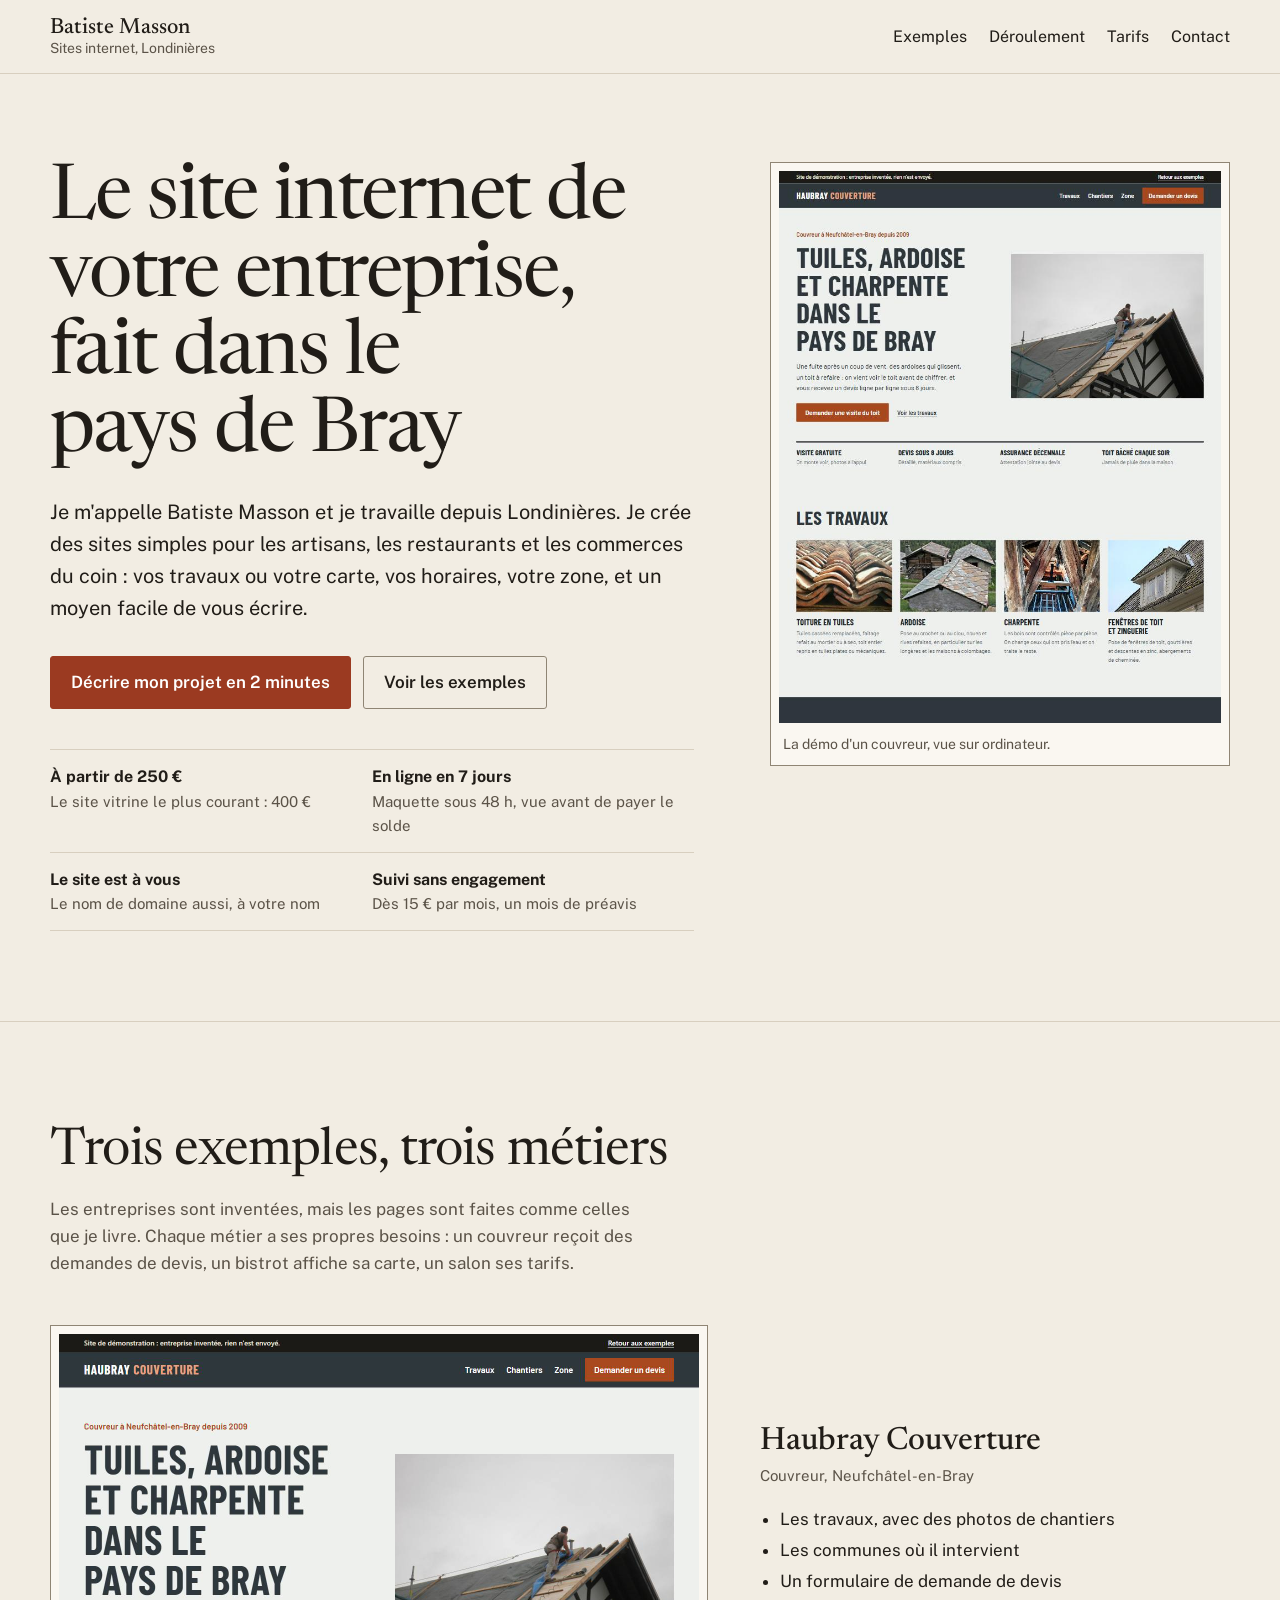
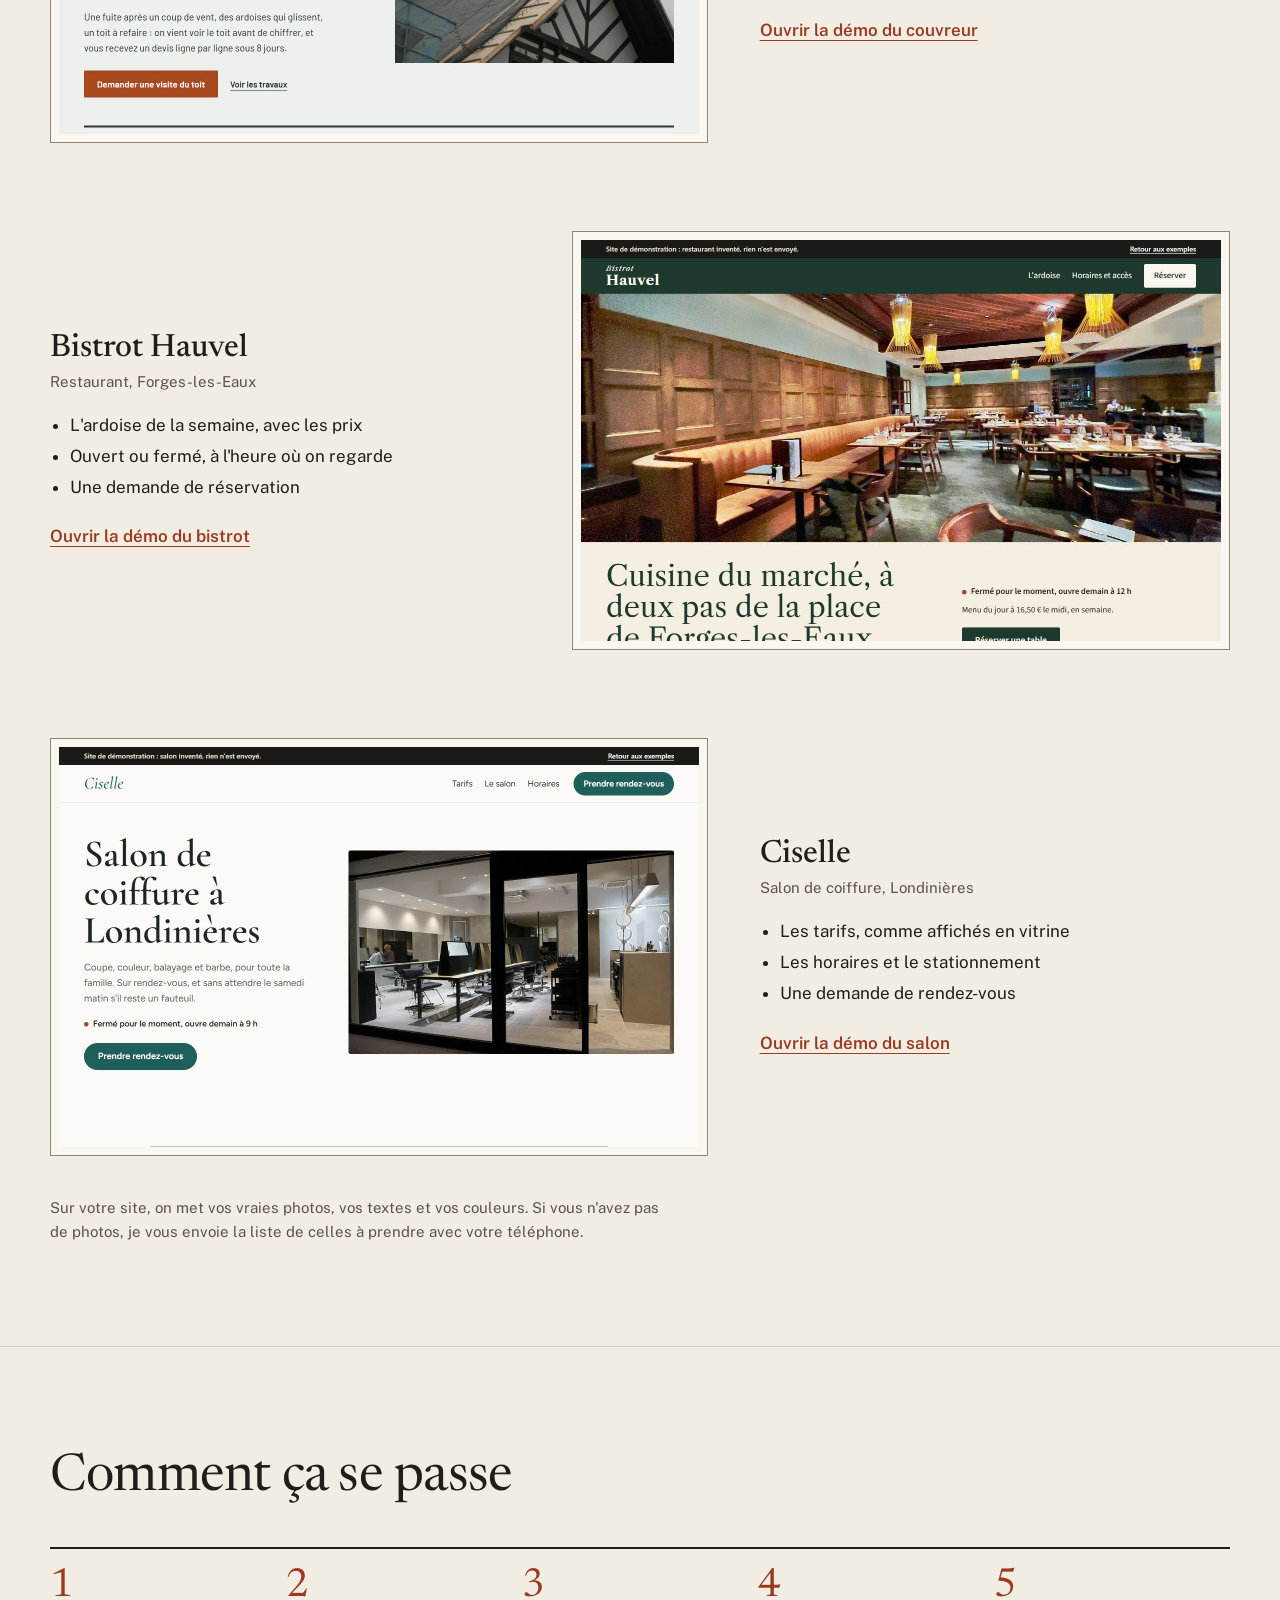
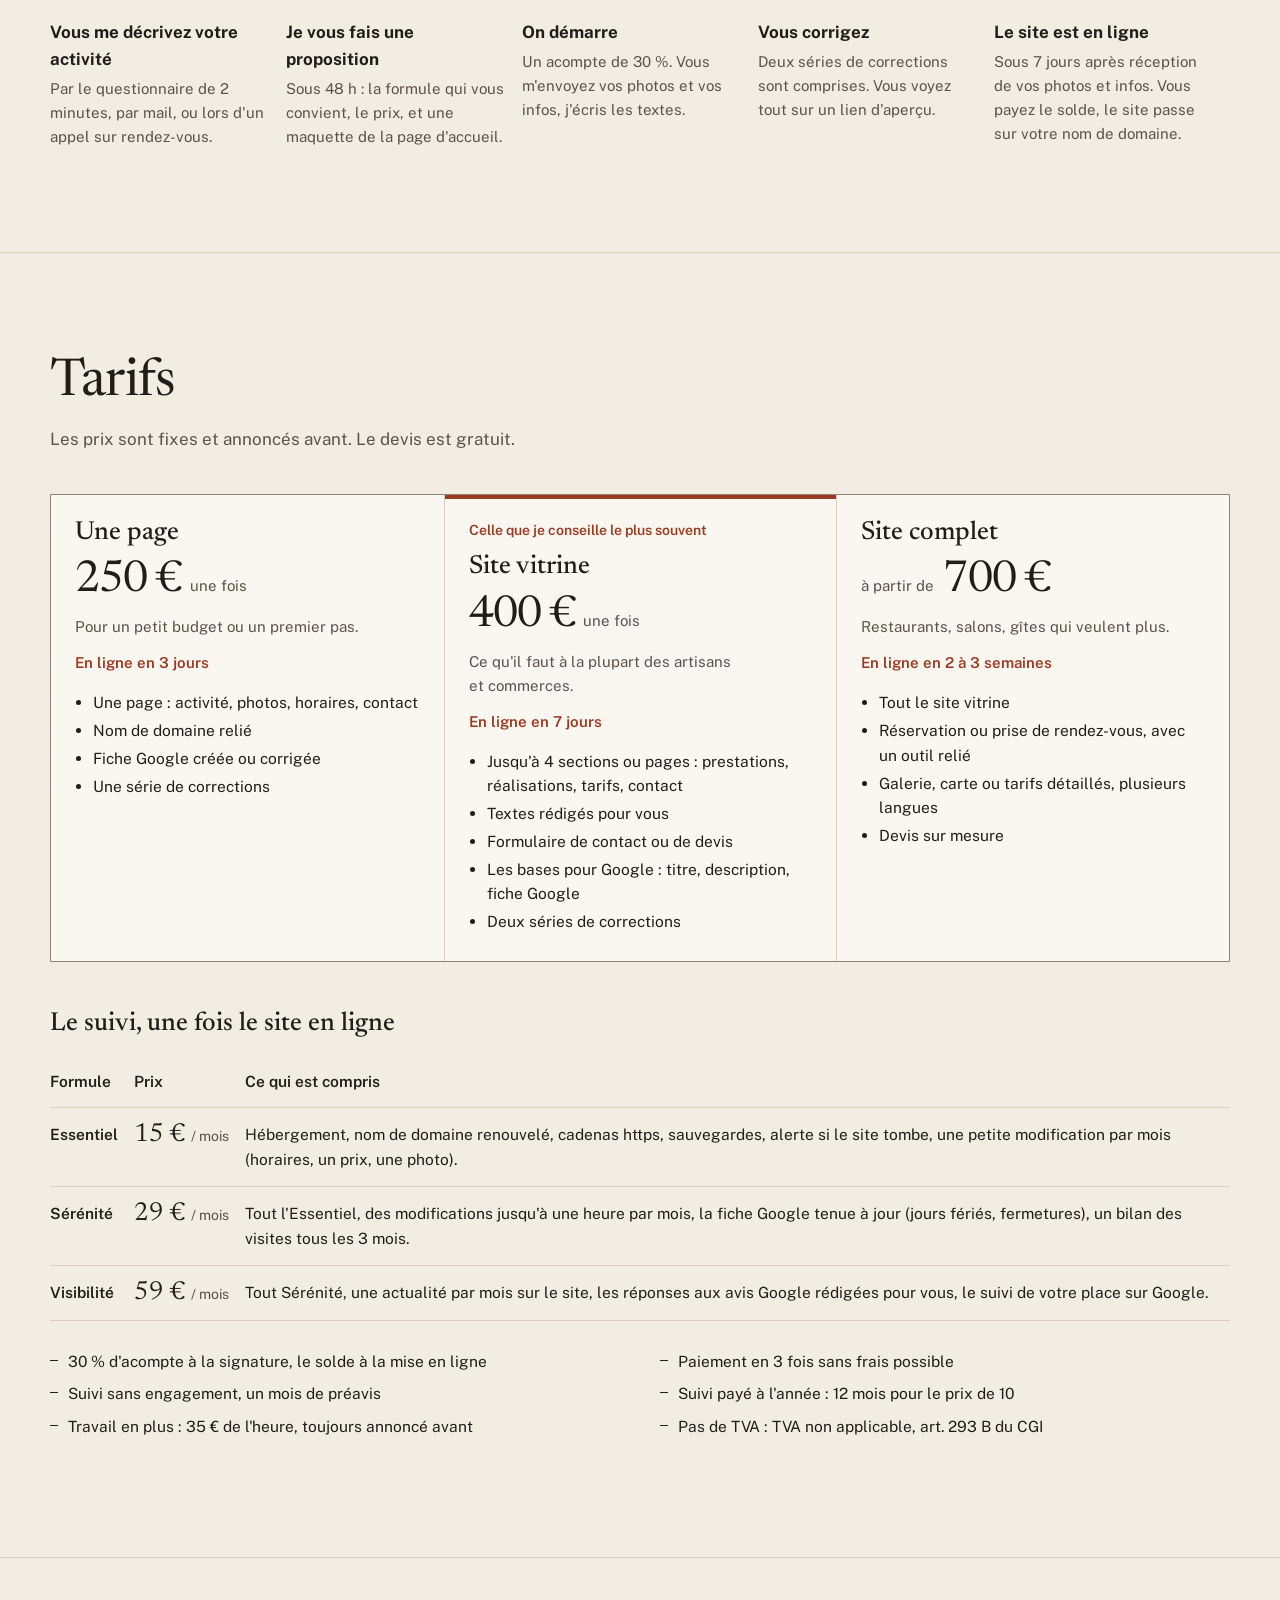
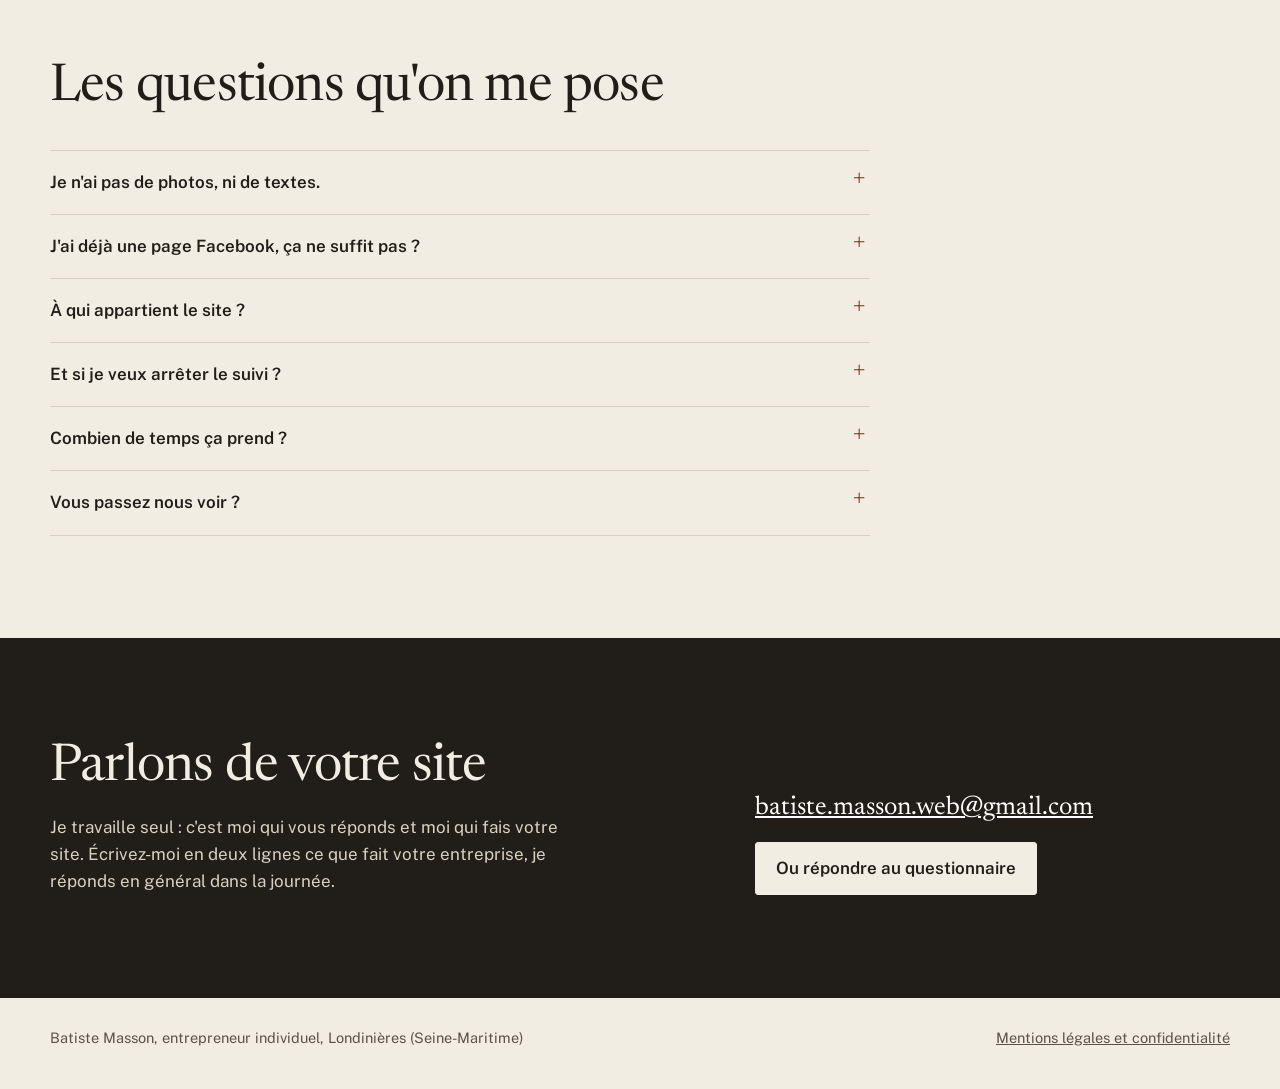
<file: index.html>
<!doctype html>
<html lang="fr">
<head>
<meta charset="utf-8">
<script src="commun/vers-cloudflare.js"></script>
<meta name="viewport" content="width=device-width, initial-scale=1, viewport-fit=cover">
<title>Batiste Masson, sites internet pour les artisans et commerces du pays de Bray</title>
<meta name="description" content="Création de sites vitrines pour artisans, restaurants et commerces autour de Londinières (76). Maquette avant le solde, site et nom de domaine à votre nom, suivi sans engagement.">
<meta property="og:type" content="website">
<meta property="og:title" content="Batiste Masson, sites internet pour le pays de Bray">
<meta property="og:description" content="Sites vitrines pour artisans et commerces autour de Londinières. En ligne en 7 jours, à partir de 250 €.">
<meta property="og:image" content="portfolio-img/couvreur-1280.jpg">
<link rel="icon" href="favicon.svg" type="image/svg+xml">
<meta name="theme-color" content="#f2ede3">
<link rel="preconnect" href="https://fonts.googleapis.com">
<link rel="preconnect" href="https://fonts.gstatic.com" crossorigin>
<link href="https://fonts.googleapis.com/css2?family=Newsreader:opsz,wght@6..72,400;6..72,500&family=Public+Sans:wght@400;600&display=swap" rel="stylesheet">
<link rel="stylesheet" href="commun/base.css">
<style>
:root {
  --fond: #f2ede3; --papier: #faf7f1; --encre: #211d18; --discret: #5b5348; --ligne: #d8cfbf; --ligne-forte: #8f8574;
  --accent: #9b3a21; --accent-encre: #fff; --focus: #9b3a21;
  --titre: "Newsreader", Georgia, serif; --texte: "Public Sans", system-ui, sans-serif;
}
.entete { border-bottom: 1px solid var(--ligne); }
.entete .page { display: flex; align-items: center; justify-content: space-between; gap: 16px; padding-block: 16px; }
.signature { text-decoration: none; display: grid; line-height: 1.2; }
.signature b { font: 500 22px/1.1 var(--titre); }
.signature span { font-size: 14px; color: var(--discret); }
.menu { display: flex; gap: 22px; font-size: 16px; }
.menu a { text-decoration: none; }
.menu a:hover { text-decoration: underline; text-underline-offset: 4px; }

.bouton { display: inline-flex; align-items: center; justify-content: center; gap: 8px; min-height: 48px; padding: 12px 20px; border-radius: 3px; background: var(--accent); color: var(--accent-encre); font-weight: 600; text-decoration: none; border: 1px solid var(--accent); }
.bouton:hover { background: #7f2f1a; }
.bouton--clair { background: transparent; color: var(--encre); border-color: var(--ligne-forte); }
.bouton--clair:hover { background: var(--papier); }
.actions { display: flex; flex-wrap: wrap; gap: 12px; }

/* Ouverture */
.ouverture { padding-block: clamp(40px, 7vw, 88px) clamp(48px, 7vw, 96px); }
.ouverture .page { display: grid; grid-template-columns: minmax(0, 7fr) minmax(0, 5fr); gap: clamp(32px, 6vw, 80px); align-items: start; }
.ouverture h1 { font-weight: 400; font-size: clamp(40px, 6.2vw, 76px); letter-spacing: -0.02em; line-height: 1.02; max-width: 13ch; }
.ouverture .chapeau { font-size: clamp(18px, 1.6vw, 20px); margin: 24px 0 32px; max-width: 54ch; }
.essentiel { margin: 40px 0 0; padding: 0; list-style: none; display: grid; grid-template-columns: repeat(2, minmax(0, 1fr)); border-top: 1px solid var(--ligne); }
.essentiel li { padding: 14px 16px 14px 0; border-bottom: 1px solid var(--ligne); font-size: 15px; color: var(--discret); }
.essentiel b { display: block; color: var(--encre); font-size: 16px; }
.ecran { border: 1px solid var(--ligne-forte); background: var(--papier); padding: 8px; }
.ecran img { width: 100%; }
.ecran figcaption { font-size: 14px; color: var(--discret); padding: 10px 4px 2px; }

/* Sections */
.section { padding-block: clamp(56px, 8vw, 104px); border-top: 1px solid var(--ligne); }
.section > .page > h2 { font-weight: 400; font-size: clamp(32px, 4.4vw, 52px); letter-spacing: -0.015em; }
.intro { margin-top: 14px; max-width: 60ch; color: var(--discret); }

/* Exemples */
.exemples { margin-top: 48px; display: grid; gap: clamp(48px, 7vw, 88px); }
.exemple { display: grid; grid-template-columns: minmax(0, 7fr) minmax(0, 5fr); gap: clamp(24px, 4vw, 56px); align-items: center; }
.exemple:nth-child(even) { grid-template-columns: minmax(0, 5fr) minmax(0, 7fr); }
.exemple:nth-child(even) .ecran { order: 2; }
.exemple h3 { font-weight: 500; font-size: clamp(26px, 2.6vw, 32px); }
.exemple .metier { font-size: 15px; color: var(--discret); margin-top: 4px; }
.exemple ul { margin: 18px 0 22px; padding-left: 20px; }
.exemple li { margin: 4px 0; }
.lien-fort { font-weight: 600; color: var(--accent); text-underline-offset: 4px; }
.note { margin-top: 40px; font-size: 15px; color: var(--discret); max-width: 70ch; }

/* Déroulement */
.etapes { margin: 40px 0 0; padding: 0; list-style: none; counter-reset: e; display: grid; grid-template-columns: repeat(5, minmax(0, 1fr)); gap: 0; border-top: 2px solid var(--encre); }
.etapes li { counter-increment: e; padding: 18px 18px 0 0; }
.etapes li::before { content: counter(e); display: block; font: 400 40px/1 var(--titre); color: var(--accent); margin-bottom: 12px; }
.etapes b { display: block; margin-bottom: 4px; }
.etapes p { font-size: 15px; color: var(--discret); }

/* Tarifs */
.formules { margin-top: 40px; display: grid; grid-template-columns: repeat(3, minmax(0, 1fr)); border: 1px solid var(--ligne-forte); background: var(--papier); }
.formule { padding: 24px; display: grid; gap: 12px; align-content: start; }
.formule + .formule { border-left: 1px solid var(--ligne); }
.formule--conseil { box-shadow: inset 0 4px 0 var(--accent); }
.formule h3 { font-weight: 500; font-size: 26px; }
.formule .conseil { font-size: 14px; font-weight: 600; color: var(--accent); }
.prix { font: 400 44px/1 var(--titre); letter-spacing: -0.02em; font-variant-numeric: tabular-nums; }
.prix small { font: 400 15px var(--texte); color: var(--discret); letter-spacing: 0; }
.formule .pour { font-size: 15px; color: var(--discret); }
.formule .delai { font-size: 15px; font-weight: 600; color: var(--accent); }
.formule ul { margin: 0; padding-left: 18px; font-size: 15.5px; }
.formule li { margin: 3px 0; }
.suivi { margin-top: 48px; }
.suivi h3 { font-weight: 500; font-size: 26px; }
.suivi table { width: 100%; border-collapse: collapse; margin-top: 16px; font-size: 15.5px; }
.suivi th, .suivi td { text-align: left; vertical-align: top; padding: 14px 16px 14px 0; border-bottom: 1px solid var(--ligne); }
.suivi th { font-weight: 600; white-space: nowrap; }
.suivi td.montant { font: 400 26px/1 var(--titre); white-space: nowrap; font-variant-numeric: tabular-nums; }
.suivi td.montant small { font: 400 14px var(--texte); color: var(--discret); }
.conditions { margin-top: 28px; display: grid; grid-template-columns: repeat(2, minmax(0, 1fr)); gap: 8px 40px; padding: 0; list-style: none; font-size: 15.5px; }
.conditions li { padding-left: 18px; position: relative; }
.conditions li::before { content: ""; position: absolute; left: 0; top: .7em; width: 8px; height: 1px; background: var(--encre); }

/* Questions */
.questions { margin-top: 32px; max-width: 820px; border-top: 1px solid var(--ligne); }
.questions details { border-bottom: 1px solid var(--ligne); }
.questions summary { cursor: pointer; padding: 18px 40px 18px 0; font-weight: 600; list-style: none; position: relative; }
.questions summary::-webkit-details-marker { display: none; }
.questions summary::after { content: "+"; position: absolute; right: 4px; top: 12px; font: 400 28px/1 var(--titre); color: var(--accent); }
.questions details[open] summary::after { content: "–"; }
.questions details p { padding: 0 0 20px; max-width: 64ch; color: var(--discret); }

/* Contact */
.contact { background: var(--encre); color: var(--fond); border-top: 0; }
.contact .page { display: grid; grid-template-columns: minmax(0, 7fr) minmax(0, 5fr); gap: 40px; align-items: end; }
.contact h2 { color: var(--fond); font-weight: 400; font-size: clamp(32px, 4.4vw, 52px); letter-spacing: -0.015em; }
.contact p { color: #d9d1c2; max-width: 52ch; margin-top: 16px; }
.contact .mail { font: 400 clamp(20px, 2.2vw, 26px)/1.3 var(--titre); color: #fff; word-break: break-word; }
.contact .bouton { background: var(--fond); color: var(--encre); border-color: var(--fond); }
.contact .bouton:hover { background: #fff; }
.contact :focus-visible { outline-color: #fff; }

.pied { padding-block: 28px 40px; font-size: 14.5px; color: var(--discret); }
.pied .page { display: flex; flex-wrap: wrap; gap: 8px 24px; justify-content: space-between; }

@media (max-width: 900px) {
  .ouverture .page, .exemple, .exemple:nth-child(even), .contact .page { grid-template-columns: minmax(0, 1fr); }
  .exemple:nth-child(even) .ecran { order: 0; }
  .etapes { grid-template-columns: minmax(0, 1fr); border-top: 0; }
  .etapes li { display: grid; grid-template-columns: 44px minmax(0, 1fr); padding: 16px 0; border-top: 1px solid var(--ligne); }
  .etapes li::before { font-size: 30px; margin: 0; grid-row: span 2; }
  .formules { grid-template-columns: minmax(0, 1fr); }
  .formule + .formule { border-left: 0; border-top: 1px solid var(--ligne); }
  .conditions { grid-template-columns: minmax(0, 1fr); }
}
@media (max-width: 640px) {
  .menu { display: none; }
  .essentiel { grid-template-columns: minmax(0, 1fr); }
  .suivi table, .suivi tbody, .suivi tr, .suivi th, .suivi td { display: block; }
  .suivi thead { display: none; }
  .suivi tr { padding: 14px 0; border-bottom: 1px solid var(--ligne); }
  .suivi th, .suivi td { padding: 2px 0; border: 0; }
  .actions .bouton { flex: 1 1 100%; }
}
</style>
<script src="commun/mesure.js" defer></script>
</head>
<body>
<a class="saut" href="#contenu">Aller au contenu</a>

<header class="entete">
  <div class="page">
    <a class="signature" href="./"><b>Batiste Masson</b><span>Sites internet, Londinières</span></a>
    <nav class="menu" aria-label="Principal">
      <a href="#exemples">Exemples</a>
      <a href="#deroulement">Déroulement</a>
      <a href="#tarifs">Tarifs</a>
      <a href="#contact">Contact</a>
    </nav>
  </div>
</header>

<main id="contenu">
  <section class="ouverture" aria-labelledby="titre">
    <div class="page">
      <div>
        <h1 id="titre">Le site internet de votre entreprise, fait dans le pays de Bray</h1>
        <p class="chapeau">Je m'appelle Batiste Masson et je travaille depuis Londinières. Je crée des sites simples pour les artisans, les restaurants et les commerces du coin : vos travaux ou votre carte, vos horaires, votre zone, et un moyen facile de vous écrire.</p>
        <div class="actions">
          <a class="bouton" href="questionnaire/" data-suivi="questionnaire">Décrire mon projet en 2 minutes</a>
          <a class="bouton bouton--clair" href="#exemples">Voir les exemples</a>
        </div>
        <ul class="essentiel">
          <li><b>À partir de 250 €</b>Le site vitrine le plus courant : 400 €</li>
          <li><b>En ligne en 7 jours</b>Maquette sous 48 h, vue avant de payer le solde</li>
          <li><b>Le site est à vous</b>Le nom de domaine aussi, à votre nom</li>
          <li><b>Suivi sans engagement</b>Dès 15 € par mois, un mois de préavis</li>
        </ul>
      </div>
      <figure class="ecran">
        <img src="portfolio-img/couvreur-tall-800.jpg" srcset="portfolio-img/couvreur-tall-800.jpg 800w, portfolio-img/couvreur-tall-1280.jpg 1280w" sizes="(max-width: 900px) 100vw, 40vw" width="800" height="1000" alt="Haut de la page d'accueil de la démo Haubray Couverture : titre, photo d'un toit et bouton de demande de devis" fetchpriority="high">
        <figcaption>La démo d'un couvreur, vue sur ordinateur.</figcaption>
      </figure>
    </div>
  </section>

  <section class="section" id="exemples" aria-labelledby="exemples-titre">
    <div class="page">
      <h2 id="exemples-titre">Trois exemples, trois métiers</h2>
      <p class="intro">Les entreprises sont inventées, mais les pages sont faites comme celles que je livre. Chaque métier a ses propres besoins : un couvreur reçoit des demandes de devis, un bistrot affiche sa carte, un salon ses tarifs.</p>
      <div class="exemples">
        <article class="exemple">
          <a class="ecran" href="couvreur/" tabindex="-1" aria-hidden="true"><img src="portfolio-img/couvreur-640.jpg" srcset="portfolio-img/couvreur-640.jpg 640w, portfolio-img/couvreur-1280.jpg 1280w" sizes="(max-width: 900px) 100vw, 55vw" width="640" height="400" alt="" loading="lazy"></a>
          <div>
            <h3>Haubray Couverture</h3>
            <p class="metier">Couvreur, Neufchâtel-en-Bray</p>
            <ul>
              <li>Les travaux, avec des photos de chantiers</li>
              <li>Les communes où il intervient</li>
              <li>Un formulaire de demande de devis</li>
            </ul>
            <a class="lien-fort" href="couvreur/" data-suivi="demo-couvreur">Ouvrir la démo du couvreur</a>
          </div>
        </article>
        <article class="exemple">
          <a class="ecran" href="restaurant/" tabindex="-1" aria-hidden="true"><img src="portfolio-img/restaurant-640.jpg" srcset="portfolio-img/restaurant-640.jpg 640w, portfolio-img/restaurant-1280.jpg 1280w" sizes="(max-width: 900px) 100vw, 55vw" width="640" height="400" alt="" loading="lazy"></a>
          <div>
            <h3>Bistrot Hauvel</h3>
            <p class="metier">Restaurant, Forges-les-Eaux</p>
            <ul>
              <li>L'ardoise de la semaine, avec les prix</li>
              <li>Ouvert ou fermé, à l'heure où on regarde</li>
              <li>Une demande de réservation</li>
            </ul>
            <a class="lien-fort" href="restaurant/" data-suivi="demo-restaurant">Ouvrir la démo du bistrot</a>
          </div>
        </article>
        <article class="exemple">
          <a class="ecran" href="coiffeur/" tabindex="-1" aria-hidden="true"><img src="portfolio-img/coiffeur-640.jpg" srcset="portfolio-img/coiffeur-640.jpg 640w, portfolio-img/coiffeur-1280.jpg 1280w" sizes="(max-width: 900px) 100vw, 55vw" width="640" height="400" alt="" loading="lazy"></a>
          <div>
            <h3>Ciselle</h3>
            <p class="metier">Salon de coiffure, Londinières</p>
            <ul>
              <li>Les tarifs, comme affichés en vitrine</li>
              <li>Les horaires et le stationnement</li>
              <li>Une demande de rendez-vous</li>
            </ul>
            <a class="lien-fort" href="coiffeur/" data-suivi="demo-coiffeur">Ouvrir la démo du salon</a>
          </div>
        </article>
      </div>
      <p class="note">Sur votre site, on met vos vraies photos, vos textes et vos couleurs. Si vous n'avez pas de photos, je vous envoie la liste de celles à prendre avec votre téléphone.</p>
    </div>
  </section>

  <section class="section" id="deroulement" aria-labelledby="deroulement-titre">
    <div class="page">
      <h2 id="deroulement-titre">Comment ça se passe</h2>
      <ol class="etapes">
        <li><b>Vous me décrivez votre activité</b><p>Par le questionnaire de 2 minutes, par mail, ou lors d'un appel sur rendez-vous.</p></li>
        <li><b>Je vous fais une proposition</b><p>Sous 48 h : la formule qui vous convient, le prix, et une maquette de la page d'accueil.</p></li>
        <li><b>On démarre</b><p>Un acompte de 30 %. Vous m'envoyez vos photos et vos infos, j'écris les textes.</p></li>
        <li><b>Vous corrigez</b><p>Deux séries de corrections sont comprises. Vous voyez tout sur un lien d'aperçu.</p></li>
        <li><b>Le site est en ligne</b><p>Sous 7 jours après réception de vos photos et infos. Vous payez le solde, le site passe sur votre nom de domaine.</p></li>
      </ol>
    </div>
  </section>

  <section class="section" id="tarifs" aria-labelledby="tarifs-titre">
    <div class="page">
      <h2 id="tarifs-titre">Tarifs</h2>
      <p class="intro">Les prix sont fixes et annoncés avant. Le devis est gratuit.</p>
      <div class="formules">
        <article class="formule">
          <h3>Une page</h3>
          <p class="prix">250 € <small>une fois</small></p>
          <p class="pour">Pour un petit budget ou un premier pas.</p>
          <p class="delai">En ligne en 3 jours</p>
          <ul>
            <li>Une page : activité, photos, horaires, contact</li>
            <li>Nom de domaine relié</li>
            <li>Fiche Google créée ou corrigée</li>
            <li>Une série de corrections</li>
          </ul>
        </article>
        <article class="formule formule--conseil">
          <p class="conseil">Celle que je conseille le plus souvent</p>
          <h3>Site vitrine</h3>
          <p class="prix">400 € <small>une fois</small></p>
          <p class="pour">Ce qu'il faut à la plupart des artisans et commerces.</p>
          <p class="delai">En ligne en 7 jours</p>
          <ul>
            <li>Jusqu'à 4 sections ou pages : prestations, réalisations, tarifs, contact</li>
            <li>Textes rédigés pour vous</li>
            <li>Formulaire de contact ou de devis</li>
            <li>Les bases pour Google : titre, description, fiche Google</li>
            <li>Deux séries de corrections</li>
          </ul>
        </article>
        <article class="formule">
          <h3>Site complet</h3>
          <p class="prix"><small>à partir de</small> 700 €</p>
          <p class="pour">Restaurants, salons, gîtes qui veulent plus.</p>
          <p class="delai">En ligne en 2 à 3 semaines</p>
          <ul>
            <li>Tout le site vitrine</li>
            <li>Réservation ou prise de rendez-vous, avec un outil relié</li>
            <li>Galerie, carte ou tarifs détaillés, plusieurs langues</li>
            <li>Devis sur mesure</li>
          </ul>
        </article>
      </div>

      <div class="suivi">
        <h3>Le suivi, une fois le site en ligne</h3>
        <table>
          <thead><tr><th scope="col">Formule</th><th scope="col">Prix</th><th scope="col">Ce qui est compris</th></tr></thead>
          <tbody>
            <tr><th scope="row">Essentiel</th><td class="montant">15 € <small>/ mois</small></td><td>Hébergement, nom de domaine renouvelé, cadenas https, sauvegardes, alerte si le site tombe, une petite modification par mois (horaires, un prix, une photo).</td></tr>
            <tr><th scope="row">Sérénité</th><td class="montant">29 € <small>/ mois</small></td><td>Tout l'Essentiel, des modifications jusqu'à une heure par mois, la fiche Google tenue à jour (jours fériés, fermetures), un bilan des visites tous les 3 mois.</td></tr>
            <tr><th scope="row">Visibilité</th><td class="montant">59 € <small>/ mois</small></td><td>Tout Sérénité, une actualité par mois sur le site, les réponses aux avis Google rédigées pour vous, le suivi de votre place sur Google.</td></tr>
          </tbody>
        </table>
      </div>

      <ul class="conditions">
        <li>30 % d'acompte à la signature, le solde à la mise en ligne</li>
        <li>Paiement en 3 fois sans frais possible</li>
        <li>Suivi sans engagement, un mois de préavis</li>
        <li>Suivi payé à l'année : 12 mois pour le prix de 10</li>
        <li>Travail en plus : 35 € de l'heure, toujours annoncé avant</li>
        <li>Pas de TVA : TVA non applicable, art. 293 B du CGI</li>
      </ul>
    </div>
  </section>

  <section class="section" id="questions" aria-labelledby="questions-titre">
    <div class="page">
      <h2 id="questions-titre">Les questions qu'on me pose</h2>
      <div class="questions">
        <details><summary>Je n'ai pas de photos, ni de textes.</summary><p>C'est le cas le plus courant. J'écris les textes à partir de ce que vous me racontez, vous corrigez les faits. Pour les photos, je vous envoie une liste de huit photos à prendre avec votre téléphone ; en attendant, je mets des photos libres de droits du même genre.</p></details>
        <details><summary>J'ai déjà une page Facebook, ça ne suffit pas ?</summary><p>Facebook est très bien pour vos habitués, et on met le lien sur le site. Le site sert aux gens qui ne vous connaissent pas encore et qui cherchent votre métier et votre commune sur Google.</p></details>
        <details><summary>À qui appartient le site ?</summary><p>À vous. Le nom de domaine est enregistré à votre nom. Si un jour vous voulez changer de prestataire, je vous remets les fichiers et le code de transfert du domaine, sans frais.</p></details>
        <details><summary>Et si je veux arrêter le suivi ?</summary><p>Vous prévenez un mois avant, c'est tout. Il n'y a pas de durée minimum.</p></details>
        <details><summary>Combien de temps ça prend ?</summary><p>La maquette de votre page d'accueil arrive sous 48 h. Ensuite, comptez 3 jours pour la formule Une page, 7 jours pour un site vitrine, 2 à 3 semaines pour un site complet. Ces délais partent du jour où j'ai vos photos et vos infos : si elles manquent, je vous dis tout de suite lesquelles.</p></details>
        <details><summary>Vous passez nous voir ?</summary><p>Je travaille à distance, c'est ce qui me permet de garder ces prix. On peut s'appeler, sur rendez-vous, et pour une entreprise proche de Londinières un passage reste possible.</p></details>
      </div>
    </div>
  </section>

  <section class="section contact" id="contact" aria-labelledby="contact-titre">
    <div class="page">
      <div>
        <h2 id="contact-titre">Parlons de votre site</h2>
        <p>Je travaille seul : c'est moi qui vous réponds et moi qui fais votre site. Écrivez-moi en deux lignes ce que fait votre entreprise, je réponds en général dans la journée.</p>
      </div>
      <div>
        <p><a class="mail" href="mailto:batiste.masson.web@gmail.com?subject=Mon%20projet%20de%20site" data-suivi="mail">batiste.masson.web@gmail.com</a></p>
        <p><a class="bouton" href="questionnaire/" data-suivi="questionnaire">Ou répondre au questionnaire</a></p>
      </div>
    </div>
  </section>
</main>

<footer class="pied">
  <div class="page">
    <span>Batiste Masson, entrepreneur individuel, Londinières (Seine-Maritime)</span>
    <a href="mentions-legales/">Mentions légales et confidentialité</a>
  </div>
</footer>
</body>
</html>
</file>
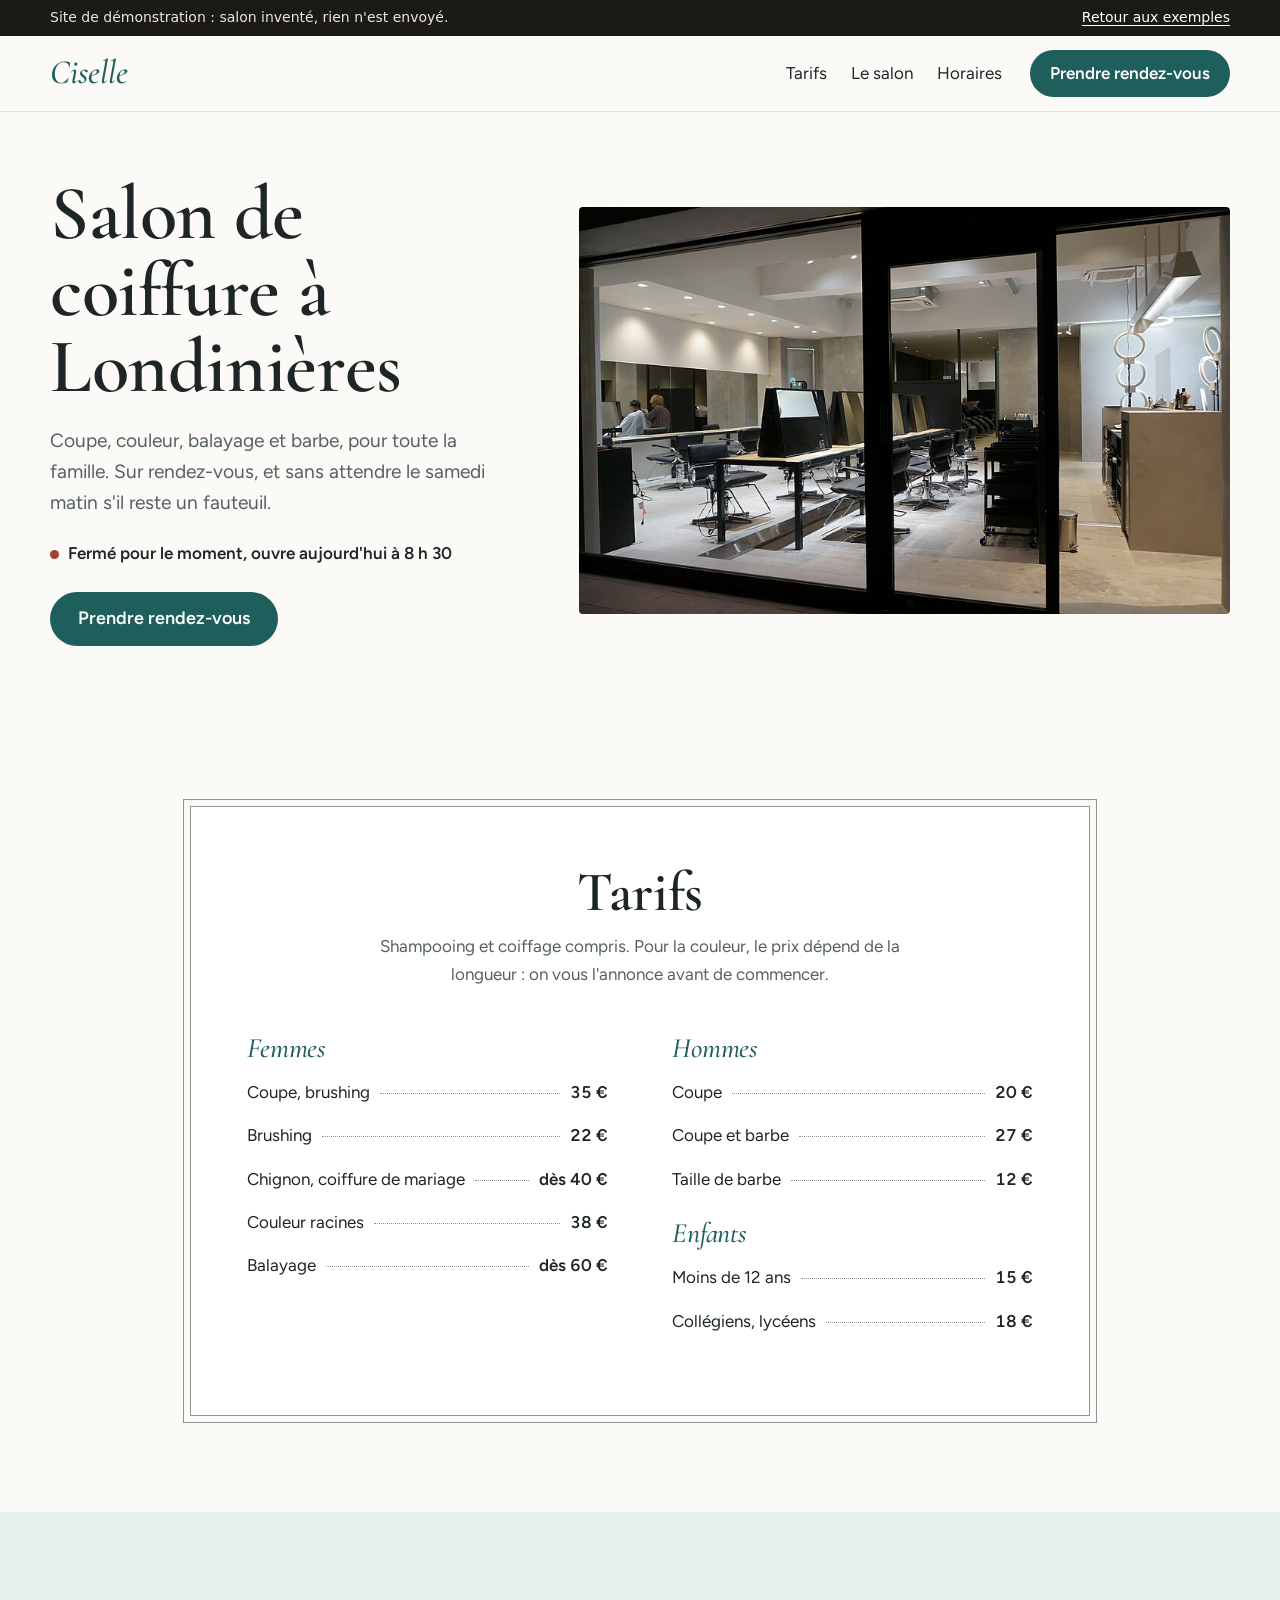
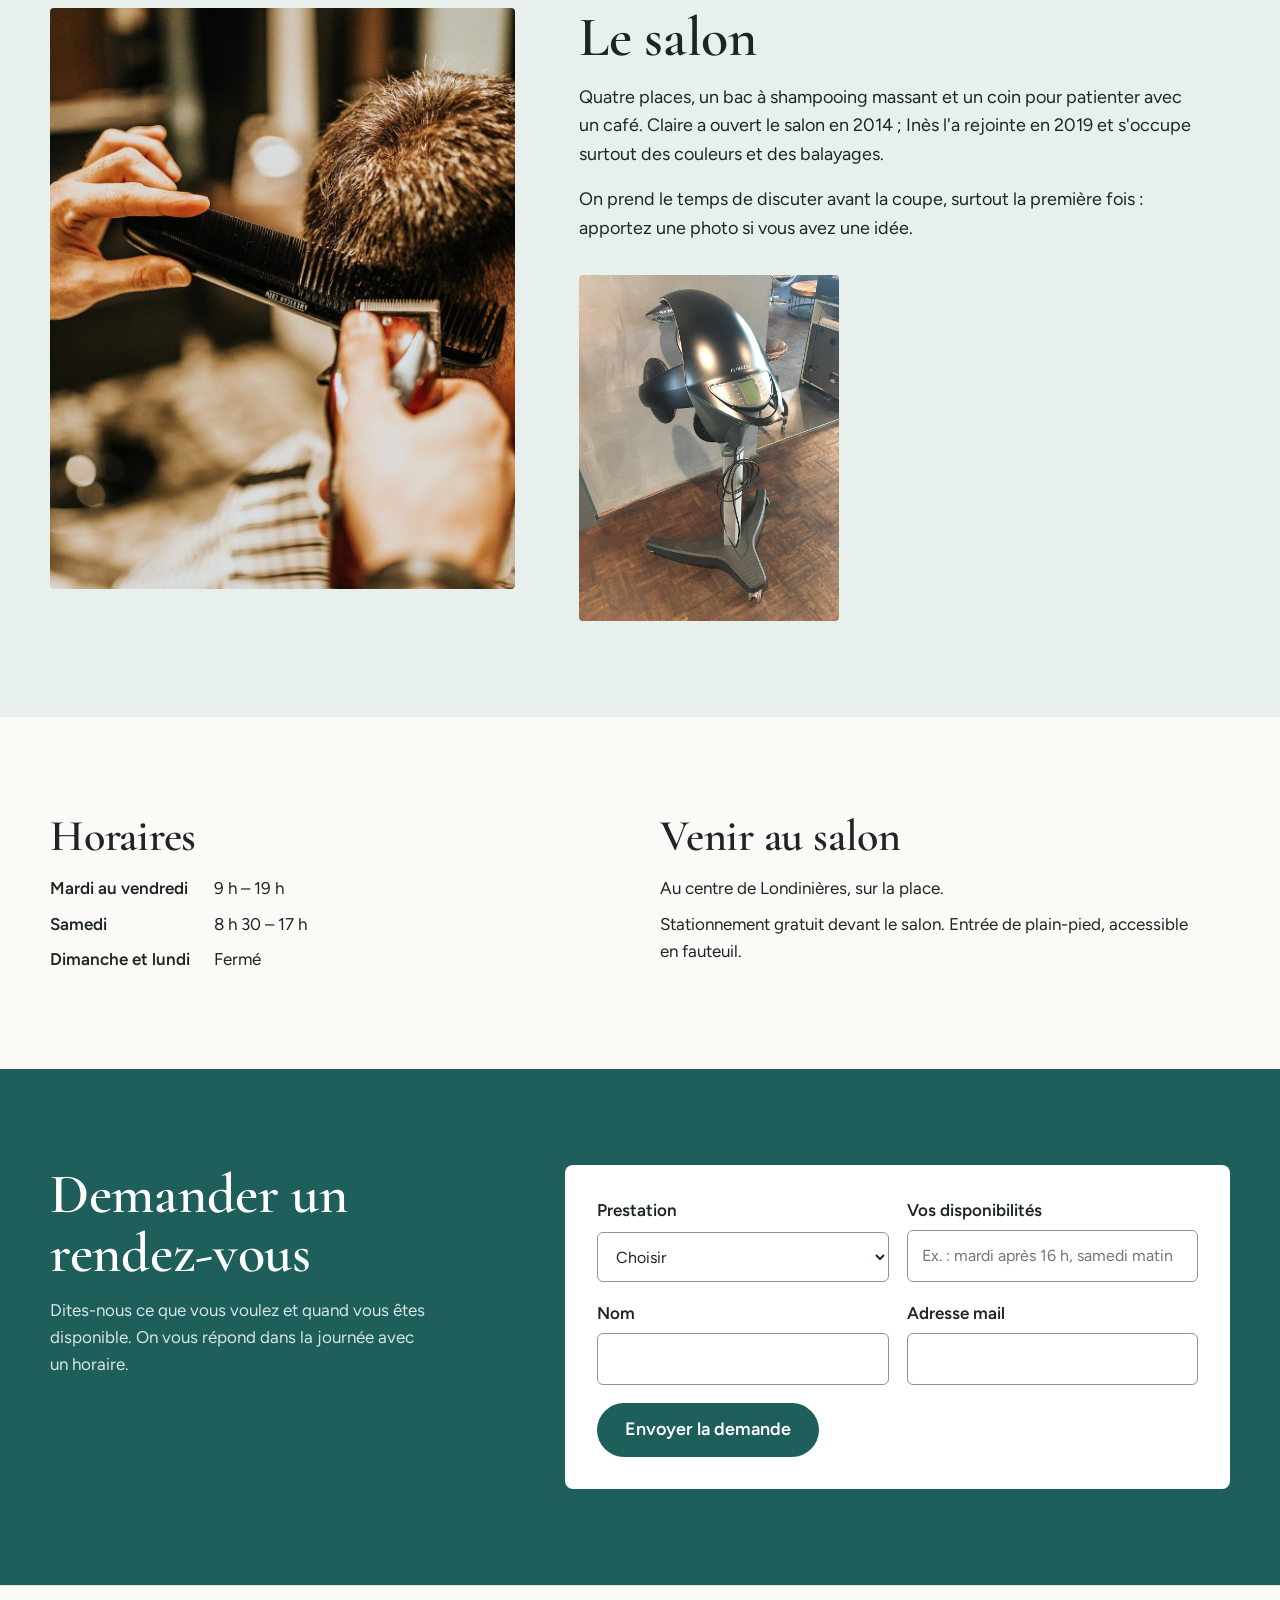
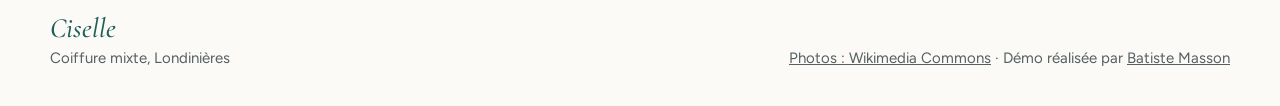
<file: coiffeur/index.html>
<!doctype html>
<html lang="fr">
<head>
<meta charset="utf-8">
<script src="../commun/vers-cloudflare.js"></script>
<meta name="viewport" content="width=device-width, initial-scale=1, viewport-fit=cover">
<title>Ciselle, salon de coiffure à Londinières (démo)</title>
<meta name="description" content="Démo : site d'un salon de coiffure à Londinières. Tarifs, horaires, stationnement et demande de rendez-vous.">
<meta name="robots" content="noindex">
<link rel="icon" href="favicon.svg" type="image/svg+xml">
<meta name="theme-color" content="#fbfaf7">
<link rel="preconnect" href="https://fonts.googleapis.com">
<link rel="preconnect" href="https://fonts.gstatic.com" crossorigin>
<link href="https://fonts.googleapis.com/css2?family=Cormorant+Garamond:ital,wght@0,500;0,600;1,500&family=Figtree:wght@400;600&display=swap" rel="stylesheet">
<link rel="stylesheet" href="../commun/base.css">
<link rel="stylesheet" href="style.css">
<script src="../commun/mesure.js" defer></script>
</head>
<body>
<div class="bandeau-demo"><div class="page"><span>Site de démonstration : salon inventé, rien n'est envoyé.</span><a href="../#exemples">Retour aux exemples</a></div></div>
<a class="saut" href="#contenu">Aller au contenu</a>

<header class="entete">
  <div class="page">
    <a class="nom" href="./">Ciselle</a>
    <nav class="menu" aria-label="Principal">
      <a href="#tarifs">Tarifs</a>
      <a href="#salon">Le salon</a>
      <a href="#infos">Horaires</a>
    </nav>
    <a class="bouton" href="#rdv">Prendre rendez-vous</a>
  </div>
</header>

<main id="contenu">
  <section class="ouverture" aria-labelledby="titre">
    <div class="page ouverture__grille">
      <div class="ouverture__texte">
        <h1 id="titre">Salon de coiffure à Londinières</h1>
        <p class="chapeau">Coupe, couleur, balayage et barbe, pour toute la famille. Sur rendez-vous, et sans attendre le samedi matin s'il reste un fauteuil.</p>
        <p class="statut" data-horaires='{"2":[["09:00","19:00"]],"3":[["09:00","19:00"]],"4":[["09:00","19:00"]],"5":[["09:00","19:00"]],"6":[["08:30","17:00"]]}'>Du mardi au samedi</p>
        <a class="bouton bouton--grand" href="#rdv">Prendre rendez-vous</a>
      </div>
      <figure class="ouverture__photo">
        <img src="assets/img/photo-f125486006-960.jpg" srcset="assets/img/photo-f125486006-500.jpg 500w, assets/img/photo-f125486006-960.jpg 960w, assets/img/photo-f125486006-1280.jpg 1280w" sizes="(max-width: 900px) 100vw, 55vw" width="960" height="538" alt="Le salon : fauteuils noirs face aux miroirs, lumière du jour" fetchpriority="high">
      </figure>
    </div>
  </section>

  <section class="section" id="tarifs" aria-labelledby="tarifs-titre">
    <div class="page">
      <div class="tarif">
        <h2 id="tarifs-titre">Tarifs</h2>
        <p class="tarif__note">Shampooing et coiffage compris. Pour la couleur, le prix dépend de la longueur : on vous l'annonce avant de commencer.</p>
        <div class="tarif__colonnes">
          <div>
            <h3>Femmes</h3>
            <ul class="prix">
              <li><span>Coupe, brushing</span><b>35 €</b></li>
              <li><span>Brushing</span><b>22 €</b></li>
              <li><span>Chignon, coiffure de mariage</span><b>dès 40 €</b></li>
              <li><span>Couleur racines</span><b>38 €</b></li>
              <li><span>Balayage</span><b>dès 60 €</b></li>
            </ul>
          </div>
          <div>
            <h3>Hommes</h3>
            <ul class="prix">
              <li><span>Coupe</span><b>20 €</b></li>
              <li><span>Coupe et barbe</span><b>27 €</b></li>
              <li><span>Taille de barbe</span><b>12 €</b></li>
            </ul>
            <h3>Enfants</h3>
            <ul class="prix">
              <li><span>Moins de 12 ans</span><b>15 €</b></li>
              <li><span>Collégiens, lycéens</span><b>18 €</b></li>
            </ul>
          </div>
        </div>
      </div>
    </div>
  </section>

  <section class="section section--salon" id="salon" aria-labelledby="salon-titre">
    <div class="page salon">
      <figure class="salon__photo"><img src="assets/img/photo-f116285949-960.jpg" srcset="assets/img/photo-f116285949-960.jpg 960w, assets/img/photo-f116285949-1280.jpg 1280w" sizes="(max-width: 900px) 100vw, 40vw" width="960" height="1438" alt="Mains d'une coiffeuse qui coupe des cheveux courts au peigne" loading="lazy"></figure>
      <div class="salon__texte">
        <h2 id="salon-titre">Le salon</h2>
        <p>Quatre places, un bac à shampooing massant et un coin pour patienter avec un café. Claire a ouvert le salon en 2014 ; Inès l'a rejointe en 2019 et s'occupe surtout des couleurs et des balayages.</p>
        <p>On prend le temps de discuter avant la coupe, surtout la première fois : apportez une photo si vous avez une idée.</p>
        <figure class="salon__petite"><img src="assets/img/photo-f115347013-960.jpg" width="960" height="1280" alt="Casque séchoir sur pied dans un coin du salon" loading="lazy"></figure>
      </div>
    </div>
  </section>

  <section class="section" id="infos" aria-labelledby="infos-titre">
    <div class="page infos">
      <div>
        <h2 id="infos-titre">Horaires</h2>
        <dl class="horaires">
          <dt>Mardi au vendredi</dt><dd>9 h – 19 h</dd>
          <dt>Samedi</dt><dd>8 h 30 – 17 h</dd>
          <dt>Dimanche et lundi</dt><dd>Fermé</dd>
        </dl>
      </div>
      <div>
        <h2>Venir au salon</h2>
        <p>Au centre de Londinières, sur la place.</p>
        <p>Stationnement gratuit devant le salon. Entrée de plain-pied, accessible en fauteuil.</p>
      </div>
    </div>
  </section>

  <section class="section section--rdv" id="rdv" aria-labelledby="rdv-titre">
    <div class="page rdv">
      <div>
        <h2 id="rdv-titre">Demander un rendez-vous</h2>
        <p>Dites-nous ce que vous voulez et quand vous êtes disponible. On vous répond dans la journée avec un horaire.</p>
      </div>
      <form class="formulaire" data-demo>
        <div class="champ"><label for="prestation">Prestation</label><select id="prestation" name="prestation" required data-erreur="Choisissez une prestation."><option value="">Choisir</option><option>Coupe femme</option><option>Coupe homme</option><option>Coupe enfant</option><option>Couleur ou balayage</option><option>Chignon</option><option>Autre, je précise</option></select></div>
        <div class="champ"><label for="dispo">Vos disponibilités</label><input id="dispo" name="dispo" placeholder="Ex. : mardi après 16 h, samedi matin" required data-erreur="Indiquez au moins un moment où vous êtes libre."></div>
        <div class="champ"><label for="nom">Nom</label><input id="nom" name="nom" autocomplete="name" required data-erreur="Écrivez votre nom."></div>
        <div class="champ"><label for="mail">Adresse mail</label><input id="mail" name="mail" type="email" autocomplete="email" required data-erreur="Écrivez une adresse mail, par exemple nom@exemple.fr."></div>
        <button class="bouton bouton--grand" type="submit">Envoyer la demande</button>
        <p class="retour-demo" role="status" tabindex="-1" hidden>Démo : rien n'a été envoyé. Sur le vrai site, la demande arrive dans la boîte mail du salon.</p>
      </form>
    </div>
  </section>
</main>

<footer class="pied">
  <div class="page">
    <p><b class="nom nom--pied">Ciselle</b>Coiffure mixte, Londinières</p>
    <p><a href="credits.html">Photos : Wikimedia Commons</a> <span aria-hidden="true">·</span> Démo réalisée par <a href="../">Batiste Masson</a></p>
  </div>
</footer>
<script src="../commun/demo.js" defer></script>
</body>
</html>
</file>
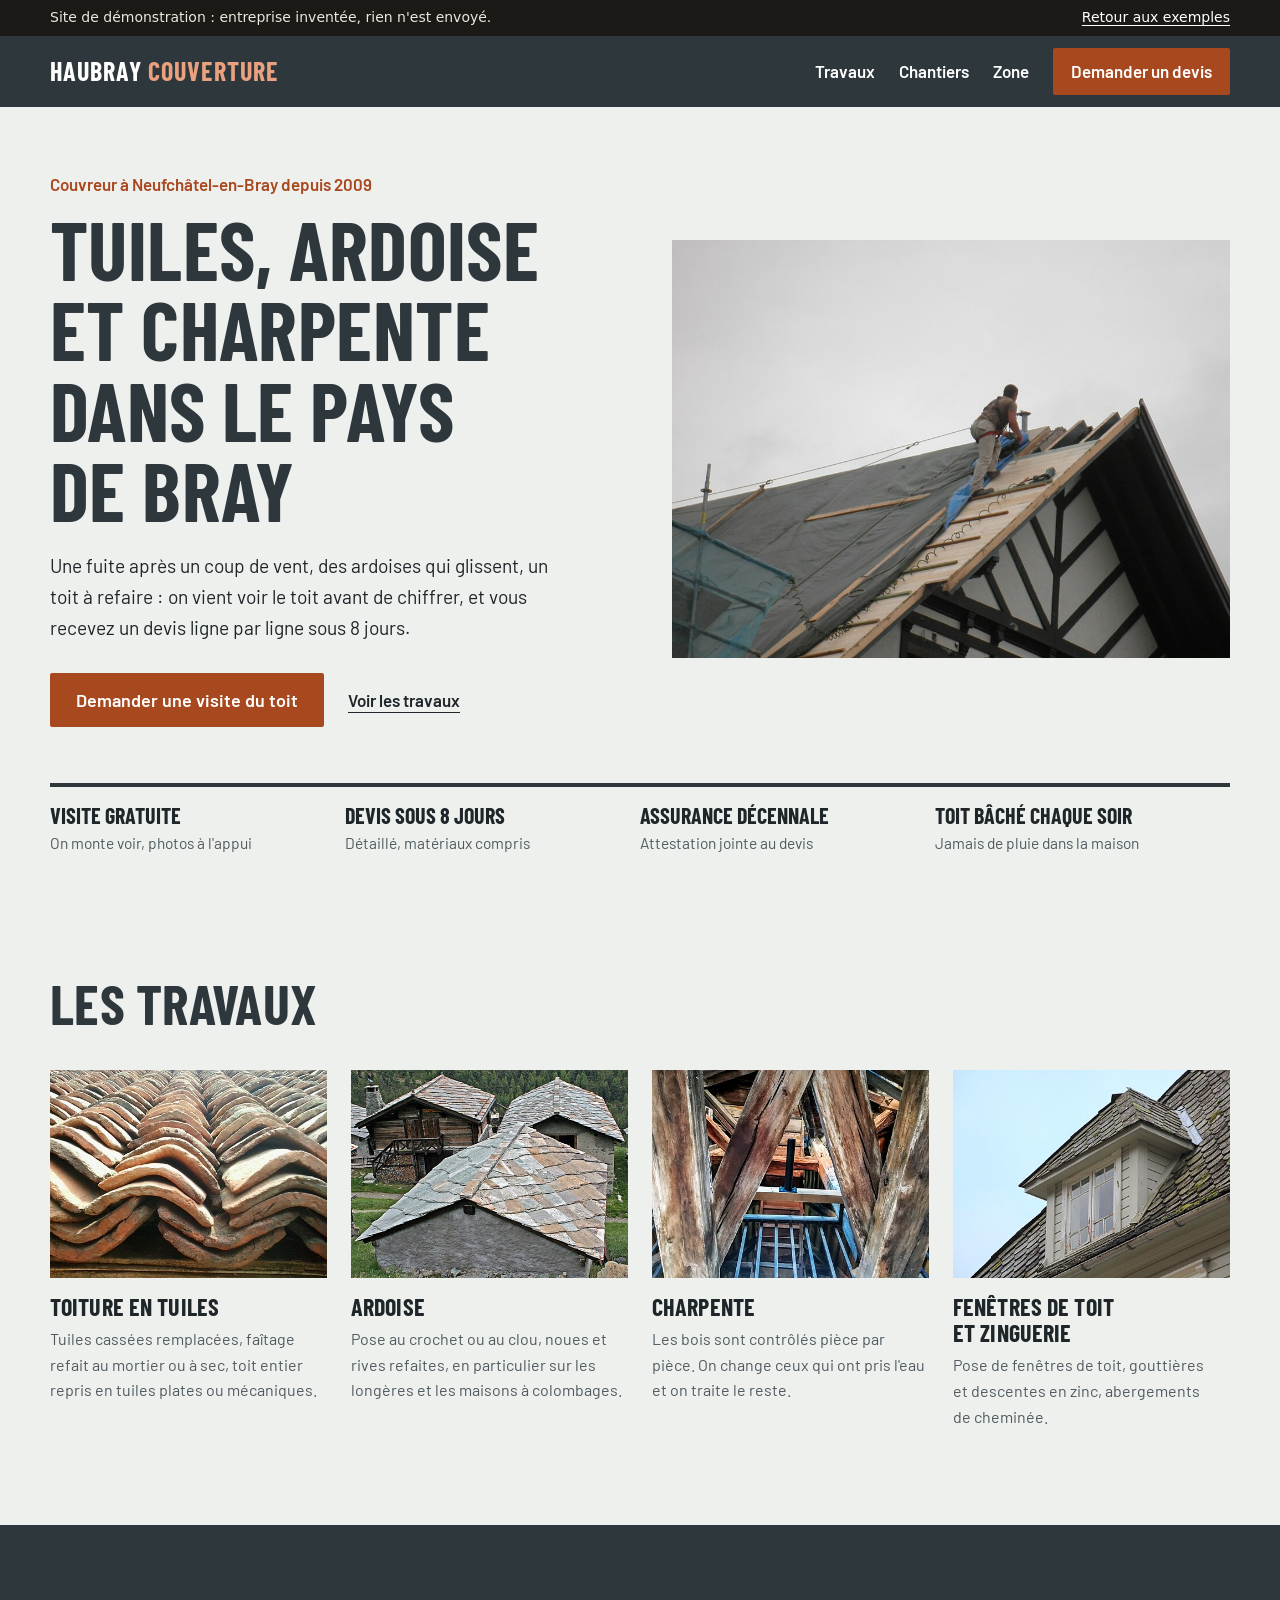
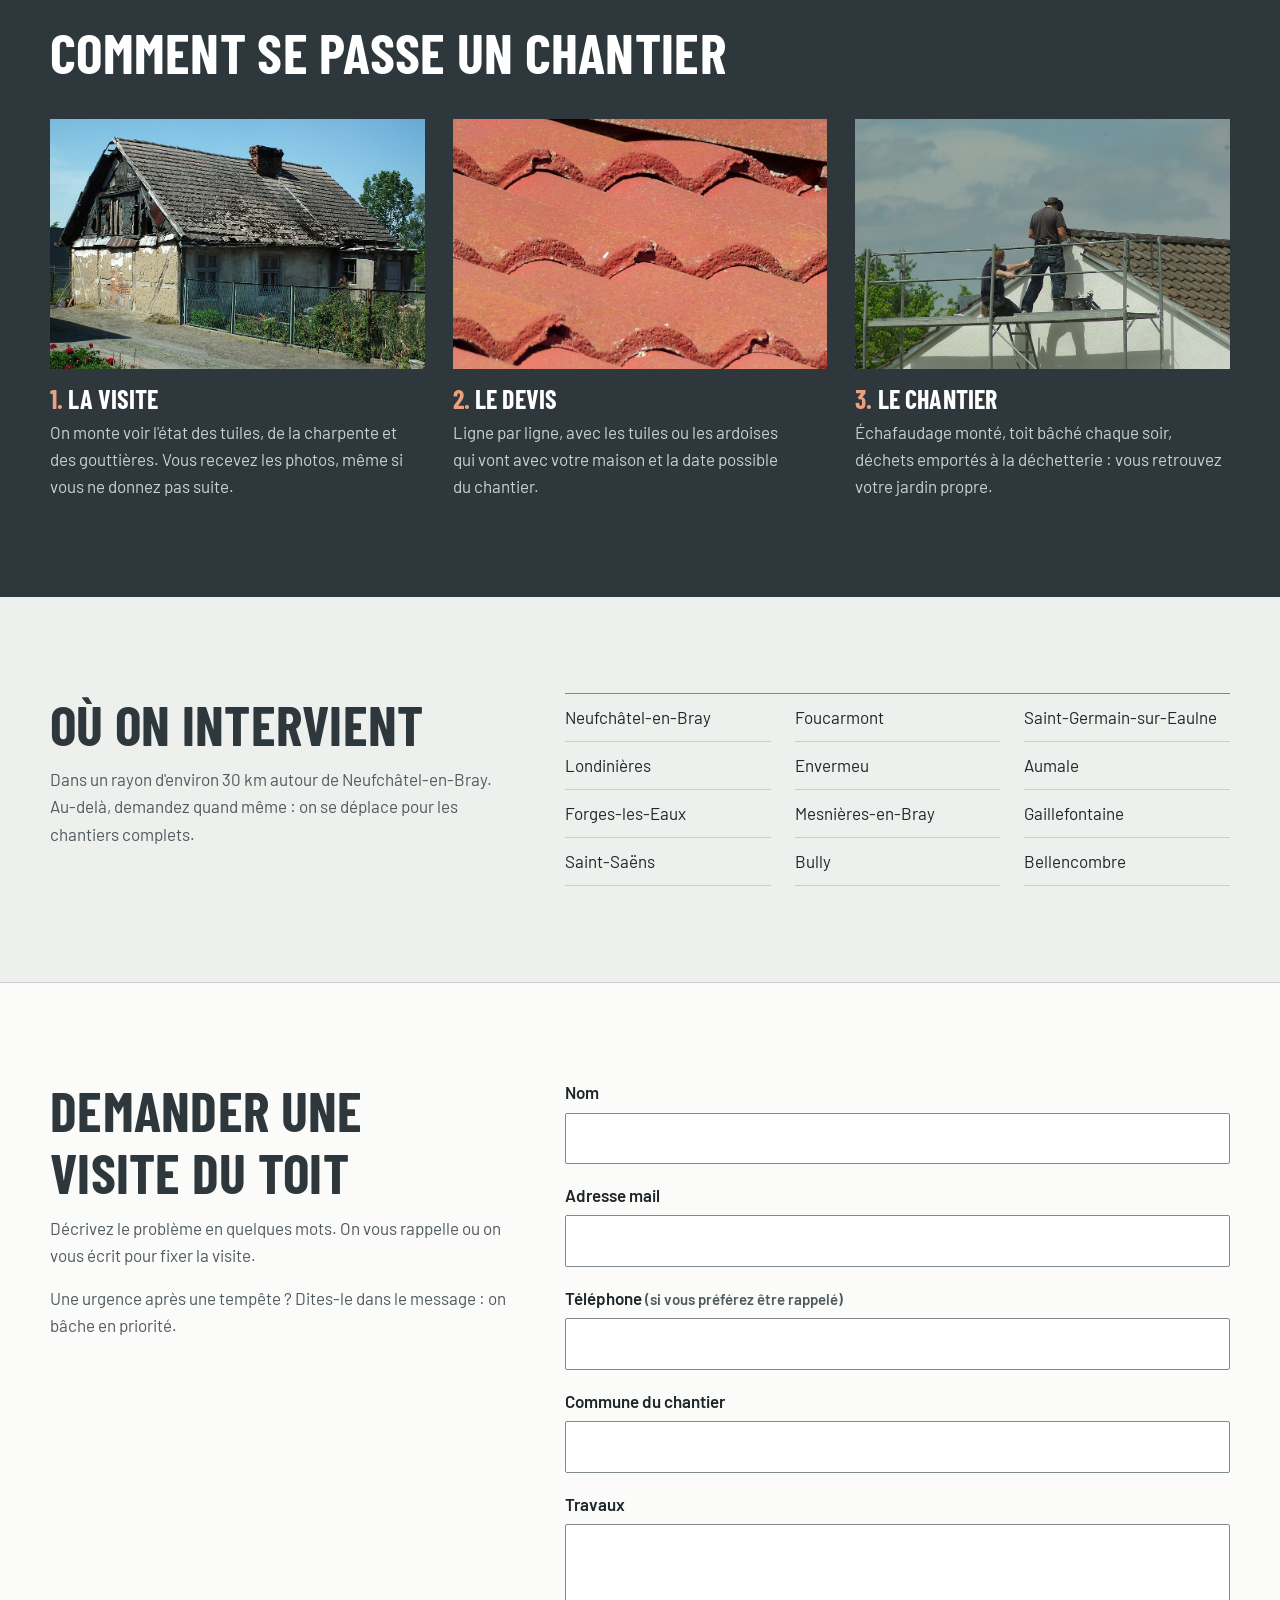
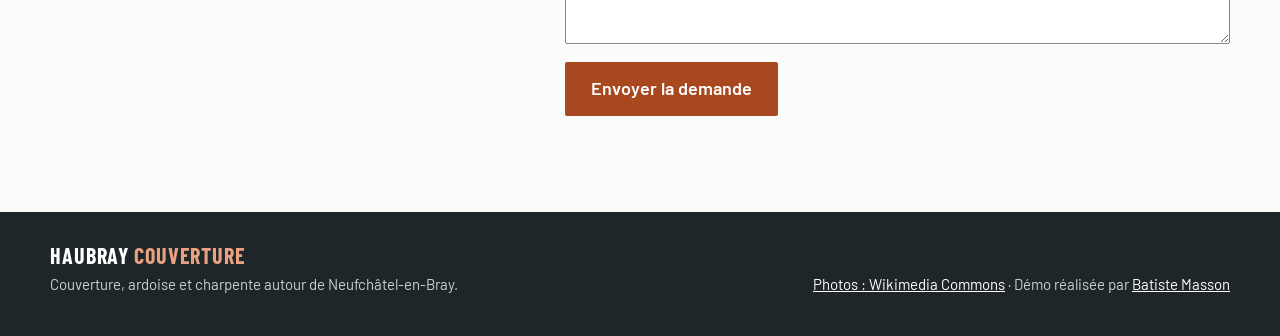
<file: couvreur/index.html>
<!doctype html>
<html lang="fr">
<head>
<meta charset="utf-8">
<script src="../commun/vers-cloudflare.js"></script>
<meta name="viewport" content="width=device-width, initial-scale=1, viewport-fit=cover">
<title>Haubray Couverture, couvreur à Neufchâtel-en-Bray (démo)</title>
<meta name="description" content="Démo : site d'un couvreur du pays de Bray. Tuiles, ardoise, charpente, zone d'intervention et demande de devis.">
<meta name="robots" content="noindex">
<link rel="icon" href="favicon.svg" type="image/svg+xml">
<meta name="theme-color" content="#2d373c">
<link rel="preconnect" href="https://fonts.googleapis.com">
<link rel="preconnect" href="https://fonts.gstatic.com" crossorigin>
<link href="https://fonts.googleapis.com/css2?family=Barlow+Condensed:wght@600;700&family=Barlow:wght@400;600&display=swap" rel="stylesheet">
<link rel="stylesheet" href="../commun/base.css">
<link rel="stylesheet" href="style.css">
<script src="../commun/mesure.js" defer></script>
</head>
<body>
<div class="bandeau-demo"><div class="page"><span>Site de démonstration : entreprise inventée, rien n'est envoyé.</span><a href="../#exemples">Retour aux exemples</a></div></div>
<a class="saut" href="#contenu">Aller au contenu</a>

<header class="entete">
  <div class="page">
    <a class="marque" href="./">Haubray <span>Couverture</span></a>
    <nav class="menu" aria-label="Principal">
      <a href="#travaux">Travaux</a>
      <a href="#chantiers">Chantiers</a>
      <a href="#zone">Zone</a>
    </nav>
    <a class="bouton" href="#devis">Demander un devis</a>
  </div>
</header>

<main id="contenu">
  <section class="ouverture" aria-labelledby="titre">
    <div class="page">
      <div class="ouverture__texte">
        <p class="lieu">Couvreur à Neufchâtel-en-Bray depuis 2009</p>
        <h1 id="titre">Tuiles, ardoise et charpente dans le pays de Bray</h1>
        <p class="chapeau">Une fuite après un coup de vent, des ardoises qui glissent, un toit à refaire : on vient voir le toit avant de chiffrer, et vous recevez un devis ligne par ligne sous 8 jours.</p>
        <div class="actions">
          <a class="bouton bouton--grand" href="#devis">Demander une visite du toit</a>
          <a class="lien" href="#travaux">Voir les travaux</a>
        </div>
      </div>
      <figure class="ouverture__photo">
        <img src="assets/img/photo-f20201732-960.jpg" srcset="assets/img/photo-f20201732-500.jpg 500w, assets/img/photo-f20201732-960.jpg 960w, assets/img/photo-f20201732-1280.jpg 1280w" sizes="(max-width: 900px) 100vw, 50vw" width="960" height="720" alt="Un couvreur pose les liteaux sur le pignon d'une maison à colombages" fetchpriority="high">
      </figure>
    </div>
    <div class="page">
      <ul class="fiche">
        <li><b>Visite gratuite</b>On monte voir, photos à l'appui</li>
        <li><b>Devis sous 8 jours</b>Détaillé, matériaux compris</li>
        <li><b>Assurance décennale</b>Attestation jointe au devis</li>
        <li><b>Toit bâché chaque soir</b>Jamais de pluie dans la maison</li>
      </ul>
    </div>
  </section>

  <section class="section" id="travaux" aria-labelledby="travaux-titre">
    <div class="page">
      <h2 id="travaux-titre">Les travaux</h2>
      <div class="travaux">
        <article>
          <img src="assets/img/photo-f38632712-500.jpg" srcset="assets/img/photo-f38632712-500.jpg 500w, assets/img/photo-f38632712-960.jpg 960w" sizes="(max-width: 640px) 100vw, 25vw" width="500" height="376" alt="Rangées de vieilles tuiles en terre cuite" loading="lazy">
          <h3>Toiture en tuiles</h3>
          <p>Tuiles cassées remplacées, faîtage refait au mortier ou à sec, toit entier repris en tuiles plates ou mécaniques.</p>
        </article>
        <article>
          <img src="assets/img/photo-f23043886-500.jpg" width="500" height="376" alt="Toit couvert d'ardoises grises posées en écailles" loading="lazy">
          <h3>Ardoise</h3>
          <p>Pose au crochet ou au clou, noues et rives refaites, en particulier sur les longères et les maisons à colombages.</p>
        </article>
        <article>
          <img src="assets/img/photo-f92622003-500.jpg" srcset="assets/img/photo-f92622003-500.jpg 500w, assets/img/photo-f92622003-960.jpg 960w" sizes="(max-width: 640px) 100vw, 25vw" width="500" height="400" alt="Poutres anciennes d'une charpente en chêne vues de l'intérieur" loading="lazy">
          <h3>Charpente</h3>
          <p>Les bois sont contrôlés pièce par pièce. On change ceux qui ont pris l'eau et on traite le reste.</p>
        </article>
        <article>
          <img src="assets/img/photo-f17456298-500.jpg" srcset="assets/img/photo-f17456298-500.jpg 500w, assets/img/photo-f17456298-960.jpg 960w" sizes="(max-width: 640px) 100vw, 25vw" width="500" height="333" alt="Lucarne en bois sur un toit d'ardoises" loading="lazy">
          <h3>Fenêtres de toit et zinguerie</h3>
          <p>Pose de fenêtres de toit, gouttières et descentes en zinc, abergements de cheminée.</p>
        </article>
      </div>
    </div>
  </section>

  <section class="section section--sombre" id="chantiers" aria-labelledby="chantiers-titre">
    <div class="page">
      <h2 id="chantiers-titre">Comment se passe un chantier</h2>
      <ol class="deroule">
        <li>
          <img src="assets/img/photo-f49110584-960.jpg" width="960" height="627" alt="Vieille maison au toit de tuiles affaissé avant rénovation" loading="lazy">
          <div><h3>La visite</h3><p>On monte voir l'état des tuiles, de la charpente et des gouttières. Vous recevez les photos, même si vous ne donnez pas suite.</p></div>
        </li>
        <li>
          <img src="assets/img/photo-f167989047-960.jpg" width="960" height="722" alt="Tuiles neuves alignées au soleil" loading="lazy">
          <div><h3>Le devis</h3><p>Ligne par ligne, avec les tuiles ou les ardoises qui vont avec votre maison et la date possible du chantier.</p></div>
        </li>
        <li>
          <img src="assets/img/photo-f76099014-960.jpg" width="960" height="644" alt="Deux couvreurs sur un échafaudage au bord d'un toit de tuiles" loading="lazy">
          <div><h3>Le chantier</h3><p>Échafaudage monté, toit bâché chaque soir, déchets emportés à la déchetterie : vous retrouvez votre jardin propre.</p></div>
        </li>
      </ol>
    </div>
  </section>

  <section class="section" id="zone" aria-labelledby="zone-titre">
    <div class="page zone">
      <div>
        <h2 id="zone-titre">Où on intervient</h2>
        <p class="intro">Dans un rayon d'environ 30 km autour de Neufchâtel-en-Bray. Au-delà, demandez quand même : on se déplace pour les chantiers complets.</p>
      </div>
      <ul class="communes">
        <li>Neufchâtel-en-Bray</li><li>Londinières</li><li>Forges-les-Eaux</li><li>Saint-Saëns</li>
        <li>Foucarmont</li><li>Envermeu</li><li>Mesnières-en-Bray</li><li>Bully</li>
        <li>Saint-Germain-sur-Eaulne</li><li>Aumale</li><li>Gaillefontaine</li><li>Bellencombre</li>
      </ul>
    </div>
  </section>

  <section class="section section--devis" id="devis" aria-labelledby="devis-titre">
    <div class="page devis">
      <div>
        <h2 id="devis-titre">Demander une visite du toit</h2>
        <p class="intro">Décrivez le problème en quelques mots. On vous rappelle ou on vous écrit pour fixer la visite.</p>
        <p class="intro">Une urgence après une tempête ? Dites-le dans le message : on bâche en priorité.</p>
      </div>
      <form class="formulaire" data-demo>
        <div class="champ"><label for="nom">Nom</label><input id="nom" name="nom" autocomplete="name" required data-erreur="Écrivez votre nom."></div>
        <div class="champ"><label for="mail">Adresse mail</label><input id="mail" name="mail" type="email" autocomplete="email" required data-erreur="Écrivez une adresse mail, par exemple nom@exemple.fr."></div>
        <div class="champ"><label for="tel">Téléphone <span class="aide">(si vous préférez être rappelé)</span></label><input id="tel" name="tel" type="tel" autocomplete="tel"></div>
        <div class="champ"><label for="commune">Commune du chantier</label><input id="commune" name="commune" autocomplete="address-level2" required data-erreur="Écrivez la commune où se trouve le toit."></div>
        <div class="champ"><label for="travaux-demande">Travaux</label><textarea id="travaux-demande" name="travaux" required data-erreur="Décrivez le problème en quelques mots."></textarea></div>
        <button class="bouton bouton--grand" type="submit">Envoyer la demande</button>
        <p class="retour-demo" role="status" tabindex="-1" hidden>Démo : rien n'a été envoyé. Sur le vrai site, la demande arrive directement dans la boîte mail de l'artisan.</p>
      </form>
    </div>
  </section>
</main>

<footer class="pied">
  <div class="page">
    <div><b class="marque marque--pied">Haubray <span>Couverture</span></b><p>Couverture, ardoise et charpente autour de Neufchâtel-en-Bray.</p></div>
    <p class="pied__liens"><a href="credits.html">Photos : Wikimedia Commons</a> <span aria-hidden="true">·</span> Démo réalisée par <a href="../">Batiste Masson</a></p>
  </div>
</footer>
<script src="../commun/demo.js" defer></script>
</body>
</html>
</file>
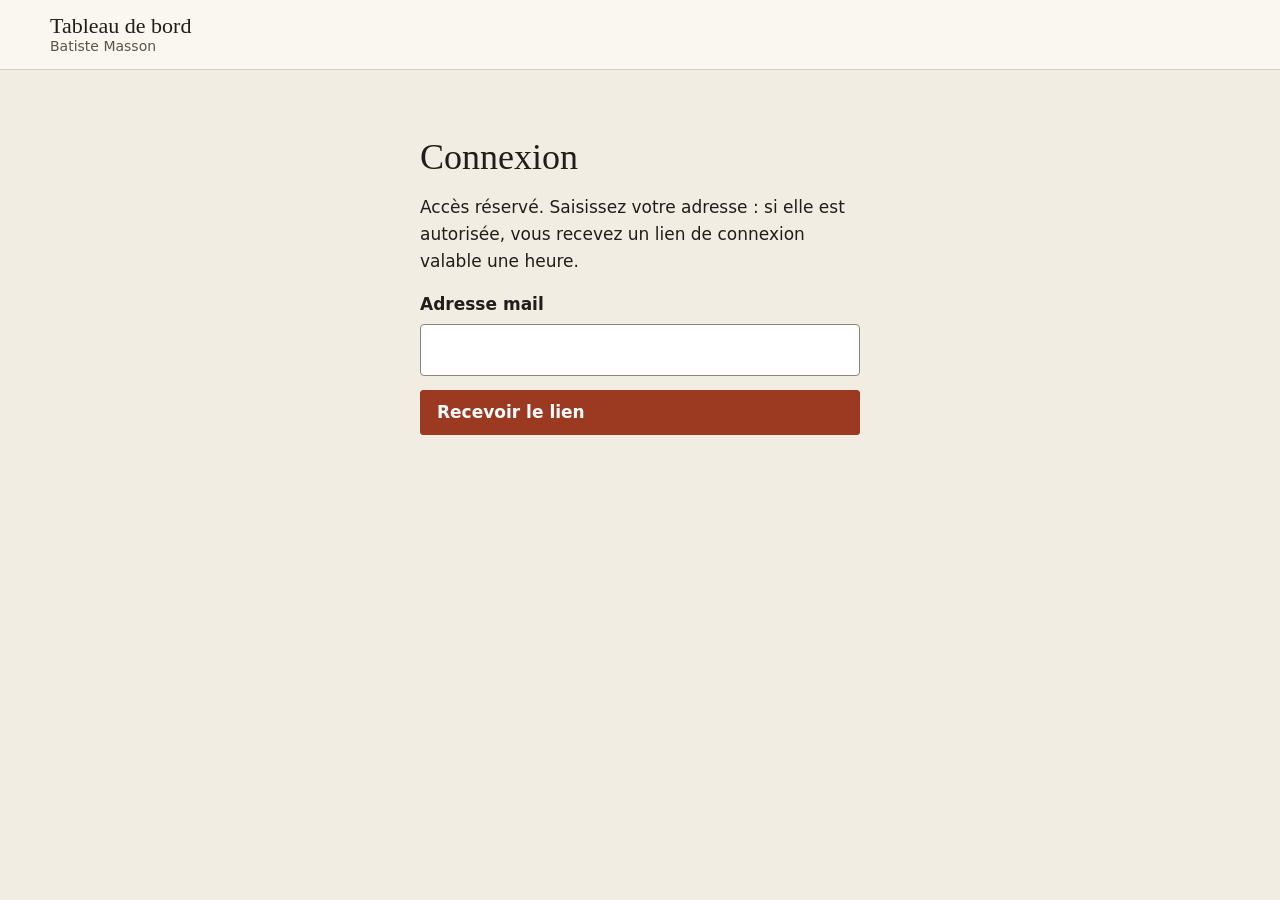
<file: dashboard/index.html>
<!doctype html>
<html lang="fr">
<head>
<meta charset="utf-8">
<meta name="viewport" content="width=device-width, initial-scale=1, viewport-fit=cover">
<title>Tableau de bord | Batiste Masson</title>
<meta name="robots" content="noindex, nofollow">
<meta name="referrer" content="no-referrer">
<link rel="icon" href="../favicon.svg" type="image/svg+xml">
<meta name="theme-color" content="#f2ede3">
<link rel="stylesheet" href="../commun/base.css">
<link rel="stylesheet" href="tableau.css">
</head>
<body>
<header class="entete">
  <div class="page">
    <p class="signature"><b>Tableau de bord</b><span>Batiste Masson</span></p>
    <div class="entete__actions" id="actions" hidden>
      <label class="sr" for="periode">Période</label>
      <select id="periode">
        <option value="7">7 derniers jours</option>
        <option value="30" selected>30 derniers jours</option>
        <option value="90">90 derniers jours</option>
        <option value="400">13 mois</option>
      </select>
      <label class="sr" for="site">Site</label>
      <select id="site">
        <option value="prod" selected>Site en ligne</option>
        <option value="apercu">Aperçus (tests)</option>
      </select>
      <button class="bouton bouton--clair" id="deconnexion" type="button">Se déconnecter</button>
    </div>
  </div>
</header>

<main id="contenu" class="page">
  <!-- Connexion -->
  <section id="connexion" class="connexion" hidden aria-labelledby="connexion-titre">
    <h1 id="connexion-titre">Connexion</h1>
    <p>Accès réservé. Saisissez votre adresse : si elle est autorisée, vous recevez un lien de connexion valable une heure.</p>
    <form id="form-connexion" novalidate>
      <div class="champ"><label for="email">Adresse mail</label><input id="email" name="email" type="email" autocomplete="email" required></div>
      <button class="bouton" type="submit">Recevoir le lien</button>
      <p class="message" id="message-connexion" role="status"></p>
    </form>
    <form id="form-code" novalidate hidden>
      <div class="champ"><label for="code">Code reçu par mail</label><span class="aide">Le code est dans le même mail que le lien : vous pouvez le lire sur votre téléphone et le taper ici.</span><input id="code" name="code" inputmode="numeric" autocomplete="one-time-code" pattern="[0-9]{6,10}" maxlength="10" required></div>
      <button class="bouton" type="submit">Se connecter avec le code</button>
      <p class="message" id="message-code" role="status"></p>
    </form>
  </section>

  <p id="etat" class="etat" role="status">Chargement…</p>

  <!-- Données -->
  <div id="donnees" hidden>
    <section aria-labelledby="chiffres-titre">
      <h2 id="chiffres-titre" class="sr">Chiffres clés</h2>
      <ul class="chiffres" id="chiffres"></ul>
      <p class="note">Les visiteurs dont le navigateur demande à ne pas être suivi (Brave, Global Privacy Control) ne sont pas comptés ici. Les visites complètes sont dans <a href="https://dash.cloudflare.com/?to=/:account/web-analytics" rel="noopener">Cloudflare Web Analytics</a>.</p>
    </section>

    <section class="bloc" aria-labelledby="jours-titre">
      <h2 id="jours-titre">Visites par jour</h2>
      <div id="graphique" class="graphique"></div>
    </section>

    <section class="bloc" aria-labelledby="entonnoir-titre">
      <h2 id="entonnoir-titre">Entonnoir du questionnaire</h2>
      <ol class="entonnoir" id="entonnoir"></ol>
    </section>

    <div class="grille">
      <section class="bloc" aria-labelledby="pages-titre"><h2 id="pages-titre">Pages</h2><table id="t-pages"></table></section>
      <section class="bloc" aria-labelledby="demos-titre"><h2 id="demos-titre">Démos les plus vues</h2><table id="t-demos"></table></section>
      <section class="bloc" aria-labelledby="sources-titre"><h2 id="sources-titre">Provenance</h2><table id="t-sources"></table></section>
      <section class="bloc" aria-labelledby="appareils-titre"><h2 id="appareils-titre">Appareils</h2><table id="t-appareils"></table></section>
    </div>

    <section class="bloc" aria-labelledby="prospects-titre">
      <h2 id="prospects-titre">Prospects venus par un lien ?n=</h2>
      <table id="t-prospects"></table>
    </section>

    <section class="bloc" aria-labelledby="reponses-titre">
      <div class="bloc__tete">
        <h2 id="reponses-titre">Réponses reçues</h2>
        <button class="bouton bouton--clair" id="export" type="button">Exporter en CSV</button>
      </div>
      <div id="reponses" class="reponses"></div>
    </section>
  </div>
</main>
<script src="tableau.js"></script>
</body>
</html>
</file>
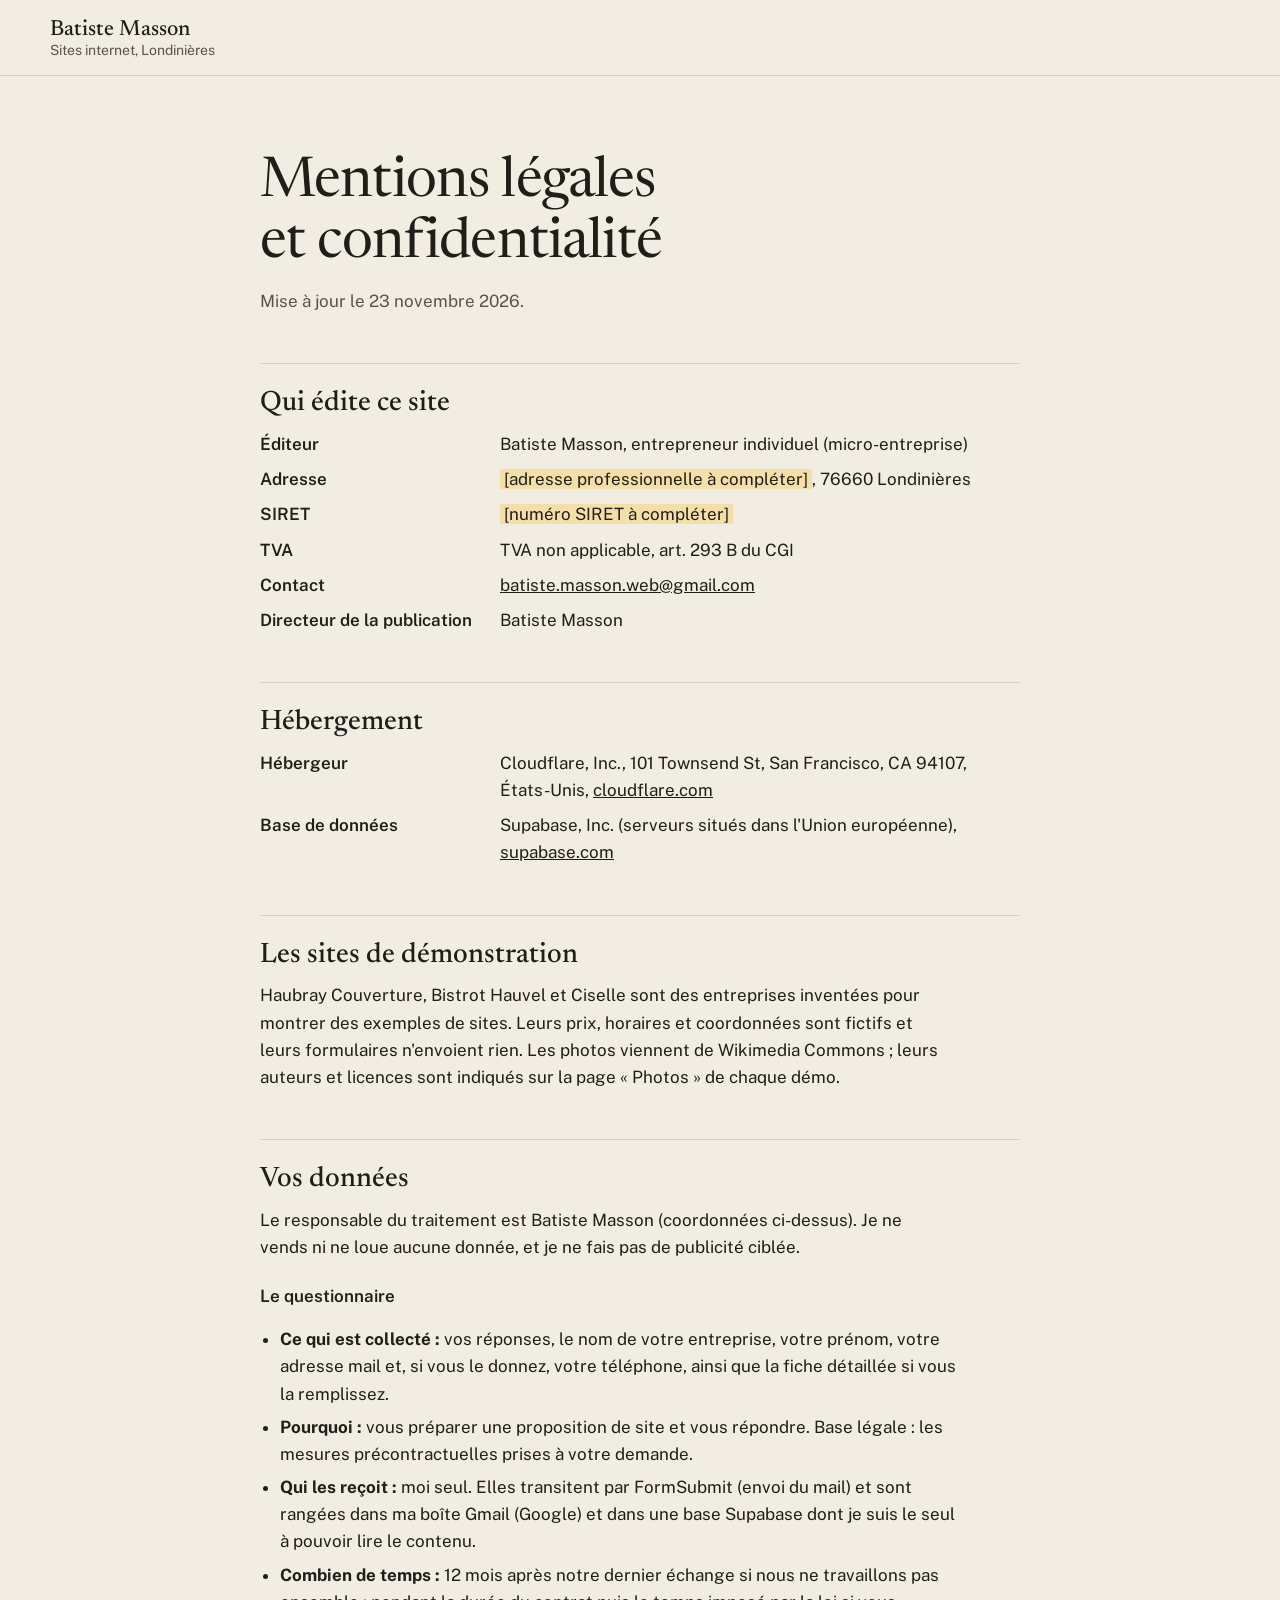
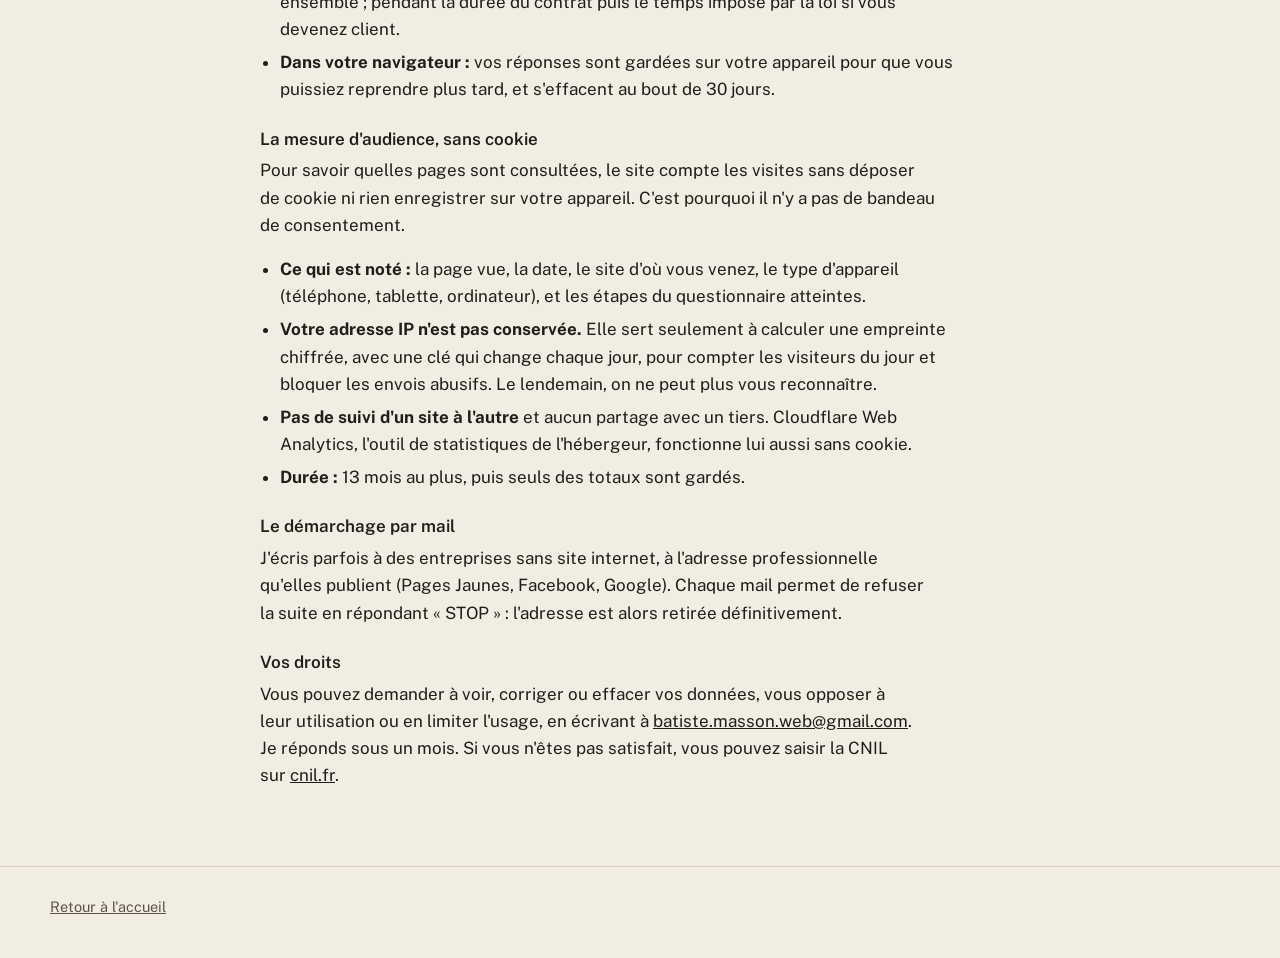
<file: mentions-legales/index.html>
<!doctype html>
<html lang="fr">
<head>
<meta charset="utf-8">
<script src="../commun/vers-cloudflare.js"></script>
<meta name="viewport" content="width=device-width, initial-scale=1, viewport-fit=cover">
<title>Mentions légales et confidentialité | Batiste Masson</title>
<meta name="description" content="Mentions légales du site de Batiste Masson et informations sur les données collectées : questionnaire, mesure d'audience sans cookie, vos droits.">
<link rel="icon" href="../favicon.svg" type="image/svg+xml">
<meta name="theme-color" content="#f2ede3">
<link rel="preconnect" href="https://fonts.googleapis.com">
<link rel="preconnect" href="https://fonts.gstatic.com" crossorigin>
<link href="https://fonts.googleapis.com/css2?family=Newsreader:opsz,wght@6..72,400;6..72,500&family=Public+Sans:wght@400;600&display=swap" rel="stylesheet">
<link rel="stylesheet" href="../commun/base.css">
<style>
:root {
  --fond: #f2ede3; --encre: #211d18; --discret: #5b5348; --ligne: #d8cfbf; --accent: #9b3a21;
  --titre: "Newsreader", Georgia, serif; --texte: "Public Sans", system-ui, sans-serif;
}
.entete { border-bottom: 1px solid var(--ligne); }
.entete .page { padding-block: 16px; }
.signature { text-decoration: none; display: inline-grid; line-height: 1.2; }
.signature b { font: 500 22px/1.1 var(--titre); }
.signature span { font-size: 14px; color: var(--discret); }
.texte { max-width: 760px; padding-block: clamp(40px, 6vw, 80px); }
h1 { font-weight: 400; font-size: clamp(36px, 5vw, 56px); letter-spacing: -0.015em; }
h2 { font-weight: 500; font-size: 28px; margin: 48px 0 12px; padding-top: 24px; border-top: 1px solid var(--ligne); }
h3 { font: 600 17px/1.4 var(--texte); margin: 24px 0 6px; }
.texte p, .texte li { max-width: 68ch; }
.texte p + p { margin-top: 12px; }
.texte ul { padding-left: 20px; }
.texte li { margin: 6px 0; }
dl { display: grid; grid-template-columns: 220px minmax(0, 1fr); gap: 8px 20px; margin: 0; }
dt { font-weight: 600; }
dd { margin: 0; }
.maj { color: var(--discret); margin-top: 12px; }
.a-completer { background: #f5dfa8; padding: 0 4px; }
.pied { padding-block: 28px 40px; font-size: 14.5px; color: var(--discret); border-top: 1px solid var(--ligne); }
@media (max-width: 640px) { dl { grid-template-columns: minmax(0, 1fr); gap: 2px; } dd { margin-bottom: 10px; } }
</style>
<script src="../commun/mesure.js" defer></script>
</head>
<body>
<a class="saut" href="#contenu">Aller au contenu</a>
<header class="entete"><div class="page"><a class="signature" href="../"><b>Batiste Masson</b><span>Sites internet, Londinières</span></a></div></header>

<main id="contenu" class="page texte">
  <h1>Mentions légales et confidentialité</h1>
  <p class="maj">Mise à jour le 23 novembre 2026.</p>

  <h2>Qui édite ce site</h2>
  <dl>
    <dt>Éditeur</dt><dd>Batiste Masson, entrepreneur individuel (micro-entreprise)</dd>
    <dt>Adresse</dt><dd><span class="a-completer">[adresse professionnelle à compléter]</span>, 76660 Londinières</dd>
    <dt>SIRET</dt><dd><span class="a-completer">[numéro SIRET à compléter]</span></dd>
    <dt>TVA</dt><dd>TVA non applicable, art. 293 B du CGI</dd>
    <dt>Contact</dt><dd><a href="mailto:batiste.masson.web@gmail.com">batiste.masson.web@gmail.com</a></dd>
    <dt>Directeur de la publication</dt><dd>Batiste Masson</dd>
  </dl>

  <h2>Hébergement</h2>
  <dl>
    <dt>Hébergeur</dt><dd>Cloudflare, Inc., 101 Townsend St, San Francisco, CA 94107, États-Unis, <a href="https://www.cloudflare.com">cloudflare.com</a></dd>
    <dt>Base de données</dt><dd>Supabase, Inc. (serveurs situés dans l'Union européenne), <a href="https://supabase.com">supabase.com</a></dd>
  </dl>

  <h2>Les sites de démonstration</h2>
  <p>Haubray Couverture, Bistrot Hauvel et Ciselle sont des entreprises inventées pour montrer des exemples de sites. Leurs prix, horaires et coordonnées sont fictifs et leurs formulaires n'envoient rien. Les photos viennent de Wikimedia Commons ; leurs auteurs et licences sont indiqués sur la page « Photos » de chaque démo.</p>

  <h2>Vos données</h2>
  <p>Le responsable du traitement est Batiste Masson (coordonnées ci-dessus). Je ne vends ni ne loue aucune donnée, et je ne fais pas de publicité ciblée.</p>

  <h3>Le questionnaire</h3>
  <ul>
    <li><b>Ce qui est collecté :</b> vos réponses, le nom de votre entreprise, votre prénom, votre adresse mail et, si vous le donnez, votre téléphone, ainsi que la fiche détaillée si vous la remplissez.</li>
    <li><b>Pourquoi :</b> vous préparer une proposition de site et vous répondre. Base légale : les mesures précontractuelles prises à votre demande.</li>
    <li><b>Qui les reçoit :</b> moi seul. Elles transitent par FormSubmit (envoi du mail) et sont rangées dans ma boîte Gmail (Google) et dans une base Supabase dont je suis le seul à pouvoir lire le contenu.</li>
    <li><b>Combien de temps :</b> 12 mois après notre dernier échange si nous ne travaillons pas ensemble ; pendant la durée du contrat puis le temps imposé par la loi si vous devenez client.</li>
    <li><b>Dans votre navigateur :</b> vos réponses sont gardées sur votre appareil pour que vous puissiez reprendre plus tard, et s'effacent au bout de 30 jours.</li>
  </ul>

  <h3>La mesure d'audience, sans cookie</h3>
  <p>Pour savoir quelles pages sont consultées, le site compte les visites sans déposer de cookie ni rien enregistrer sur votre appareil. C'est pourquoi il n'y a pas de bandeau de consentement.</p>
  <ul>
    <li><b>Ce qui est noté :</b> la page vue, la date, le site d'où vous venez, le type d'appareil (téléphone, tablette, ordinateur), et les étapes du questionnaire atteintes.</li>
    <li><b>Votre adresse IP n'est pas conservée.</b> Elle sert seulement à calculer une empreinte chiffrée, avec une clé qui change chaque jour, pour compter les visiteurs du jour et bloquer les envois abusifs. Le lendemain, on ne peut plus vous reconnaître.</li>
    <li><b>Pas de suivi d'un site à l'autre</b> et aucun partage avec un tiers. Cloudflare Web Analytics, l'outil de statistiques de l'hébergeur, fonctionne lui aussi sans cookie.</li>
    <li><b>Durée :</b> 13 mois au plus, puis seuls des totaux sont gardés.</li>
  </ul>

  <h3>Le démarchage par mail</h3>
  <p>J'écris parfois à des entreprises sans site internet, à l'adresse professionnelle qu'elles publient (Pages Jaunes, Facebook, Google). Chaque mail permet de refuser la suite en répondant « STOP » : l'adresse est alors retirée définitivement.</p>

  <h3>Vos droits</h3>
  <p>Vous pouvez demander à voir, corriger ou effacer vos données, vous opposer à leur utilisation ou en limiter l'usage, en écrivant à <a href="mailto:batiste.masson.web@gmail.com">batiste.masson.web@gmail.com</a>. Je réponds sous un mois. Si vous n'êtes pas satisfait, vous pouvez saisir la CNIL sur <a href="https://www.cnil.fr">cnil.fr</a>.</p>
</main>

<footer class="pied"><div class="page"><a href="../">Retour à l'accueil</a></div></footer>
</body>
</html>
</file>
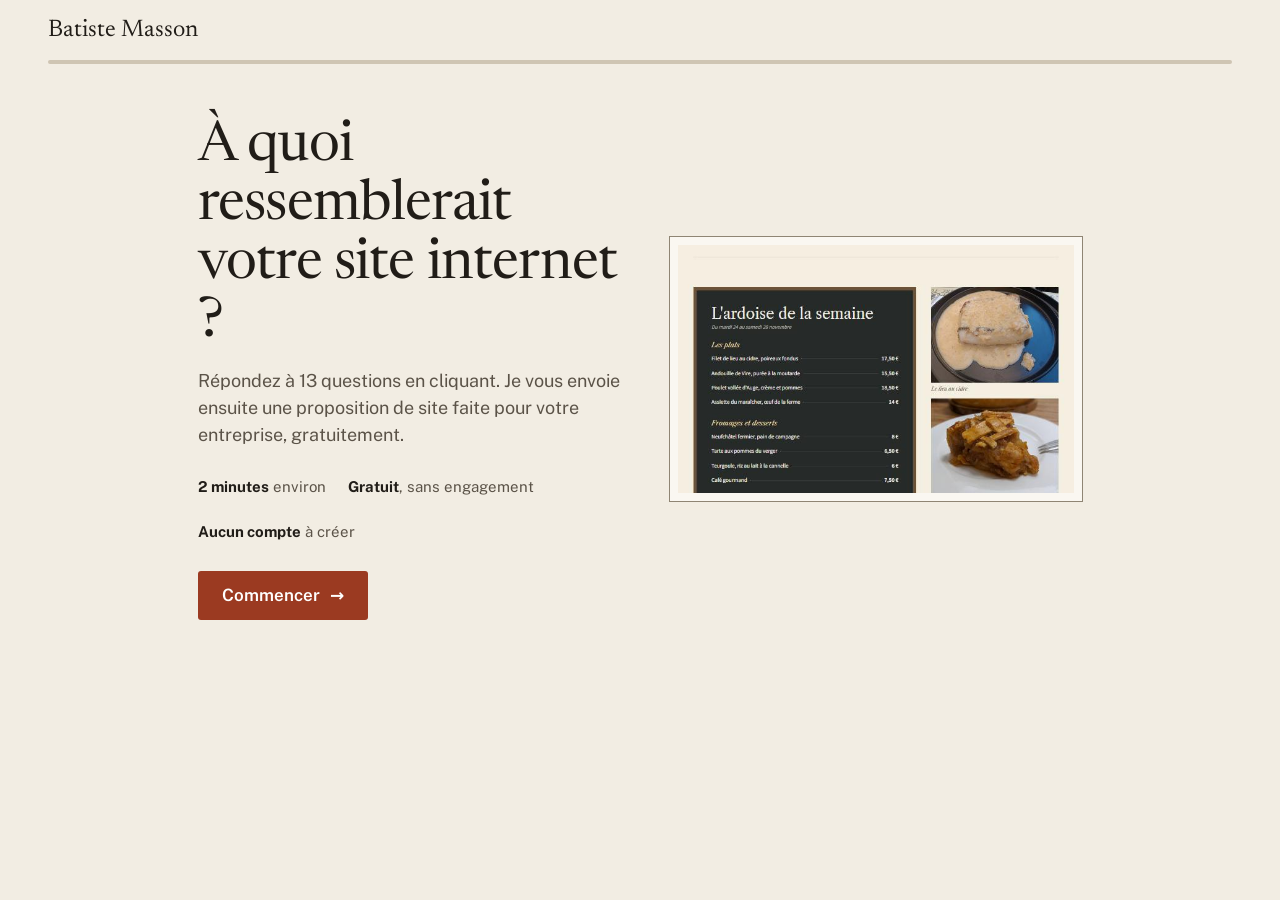
<file: questionnaire/index.html>
<!doctype html>
<html lang="fr">
<head>
<meta charset="utf-8">
<script src="../commun/vers-cloudflare.js"></script>
<meta name="viewport" content="width=device-width, initial-scale=1, viewport-fit=cover">
<title>Votre futur site en 2 minutes | Batiste Masson</title>
<meta name="description" content="Quelques questions pour imaginer le site internet de votre entreprise : style, couleurs, contenu. Gratuit et sans engagement.">
<meta name="robots" content="noindex">
<link rel="icon" href="../favicon.svg" type="image/svg+xml">
<meta name="theme-color" content="#f2ede3">
<link rel="preconnect" href="https://fonts.googleapis.com">
<link rel="preconnect" href="https://fonts.gstatic.com" crossorigin>
<link href="https://fonts.googleapis.com/css2?family=Newsreader:opsz,wght@6..72,400;6..72,500&family=Public+Sans:wght@400;600&display=swap" rel="stylesheet">
<style>
/* Mêmes couleurs et polices que le portfolio : papier lin, encre, rouge brique. */
:root {
  --bg: #f2ede3; --surface: #faf7f1; --line: #cfc5b3; --ink: #211d18; --muted: #5b5348;
  --accent: #e9a17f; --action: #9b3a21; --action-ink: #fff; --focus: #9b3a21;
  --display: "Newsreader", Georgia, serif;
  --text: "Public Sans", system-ui, sans-serif;
  --r: 4px;
}
* { box-sizing: border-box; }
html, body { margin: 0; }
body { background: var(--bg); color: var(--ink); font: 400 17px/1.5 var(--text); min-height: 100dvh; display: flex; flex-direction: column; }
a { color: inherit; }
.top { display: flex; align-items: center; justify-content: space-between; gap: 16px; padding: 18px clamp(16px, 4vw, 48px); }
.brand { font: 400 24px/1 var(--display); text-decoration: none; }
.top__step { color: var(--muted); font-size: 15px; }
.bar { height: 4px; background: var(--line); margin: 0 clamp(16px, 4vw, 48px); border-radius: 2px; overflow: hidden; }
.bar span { display: block; height: 100%; width: 0; background: var(--ink); transition: width .35s ease; }
main { flex: 1; width: 100%; max-width: 980px; margin: 0 auto; padding: clamp(28px, 6vh, 64px) clamp(16px, 4vw, 48px) 40px; }
h1, h2 { font: 400 clamp(34px, 5vw, 56px)/1.05 var(--display); letter-spacing: -0.015em; margin: 0 0 14px; }
h2 { font-size: clamp(30px, 4.2vw, 46px); }
.lead { color: var(--muted); max-width: 46ch; margin: 0 0 28px; font-size: 18px; }
fieldset { border: 0; margin: 0; padding: 0; min-width: 0; }
legend { padding: 0; }
.hint { color: var(--muted); font-size: 15px; margin: -4px 0 22px; }

/* choix */
.opts { display: grid; gap: 12px; grid-template-columns: repeat(auto-fill, minmax(min(100%, 250px), 1fr)); }
.opt { position: relative; display: flex; gap: 12px; align-items: flex-start; padding: 16px 18px; background: var(--surface); border: 1.5px solid var(--line); border-radius: var(--r); cursor: pointer; transition: border-color .15s, transform .15s, box-shadow .15s; }
.opt:hover { border-color: var(--muted); }
.opt input { position: absolute; opacity: 0; pointer-events: none; }
.opt .tick { flex: none; width: 22px; height: 22px; margin-top: 1px; border: 1.5px solid var(--muted); border-radius: 50%; display: grid; place-items: center; }
.opt input[type=checkbox] ~ .tick { border-radius: 6px; }
.opt .tick::after { content: ""; width: 10px; height: 10px; border-radius: inherit; background: var(--action-ink); transform: scale(0); transition: transform .15s; }
.opt input:checked ~ .tick, .opt input:checked ~ .row .tick { background: var(--ink); border-color: var(--ink); }
.opt input:checked ~ .tick::after, .opt input:checked ~ .row .tick::after { transform: scale(1); }
.opt:has(input:checked) { border-color: var(--ink); box-shadow: 0 0 0 1px var(--ink); }
.opt:has(input:focus-visible) { outline: 3px solid var(--focus); outline-offset: 2px; }
.opt b { display: block; font-weight: 600; }
.opt small { display: block; color: var(--muted); font-size: 15px; margin-top: 2px; }
.opt q { display: block; font: 400 20px/1.3 var(--display); margin-top: 6px; quotes: "« " " »"; }

/* choix en images */
.opts--pics { grid-template-columns: repeat(auto-fill, minmax(min(100%, 200px), 1fr)); }
@media (min-width: 480px) and (max-width: 900px) { .opts--pics { grid-template-columns: repeat(2, minmax(0, 1fr)); } }
.opt--pic { flex-direction: column; padding: 0; overflow: hidden; gap: 0; }
.opt--pic .pic { width: 100%; aspect-ratio: 16 / 10; overflow: hidden; background: var(--line); }
.opt--pic img { width: 100%; height: 100%; object-fit: cover; object-position: 50% 0; display: block; transition: transform .3s; }
.opt--pic:hover img { transform: scale(1.03); }
.opt--pic .row { display: flex; gap: 12px; padding: 14px 16px 16px; }
.pic--libre { display: grid; place-items: center; background: repeating-linear-gradient(135deg, var(--surface) 0 12px, var(--bg) 12px 24px); border-bottom: 1.5px dashed var(--line); }
.pic--libre span { font: 400 26px/1 var(--display); color: var(--muted); }
.libre { max-width: 640px; margin-top: 20px; }
@media (max-width: 479px) { .opt--pic .pic--libre { aspect-ratio: 4 / 1; } }

/* palettes */
.sw { display: flex; width: 100%; height: 54px; border-radius: 8px; overflow: hidden; margin-bottom: 12px; border: 1px solid rgba(0,0,0,.08); }
.sw i { flex: 1; }
.opt--sw { flex-direction: column; gap: 0; }
.opt--sw .row { display: flex; gap: 12px; }

/* champs */
.fields { display: grid; gap: 18px; max-width: 560px; }
.field label { display: block; font-weight: 600; margin-bottom: 6px; }
.field small { font-weight: 400; color: var(--muted); }
.field input, .field textarea { width: 100%; font: inherit; color: var(--ink); background: var(--surface); border: 1.5px solid var(--line); border-radius: var(--r); padding: 13px 14px; }
.field textarea { min-height: 110px; resize: vertical; }
.field input:focus, .field textarea:focus { outline: 3px solid var(--focus); outline-offset: 1px; border-color: var(--ink); }
.field .sub { display: block; color: var(--muted); font-size: 15px; margin: -2px 0 8px; }
.field--choix { border: 0; padding: 0; margin: 0; min-width: 0; }
.field--choix legend { font-weight: 600; margin-bottom: 8px; padding: 0; }
.chips { display: flex; flex-wrap: wrap; gap: 8px; }
.field .chips .opt { display: flex; padding: 11px 14px; align-items: center; margin: 0; font-weight: 400; }
.chips .opt .tick { margin-top: 0; }
.legal { color: var(--muted); font-size: 14px; max-width: 560px; }
.more { border: 1.5px solid var(--ink); border-radius: 14px; padding: clamp(20px, 3.5vw, 32px); margin: 0 0 26px; }
.more h3 { font: 400 clamp(26px, 3.4vw, 34px)/1.1 var(--display); margin: 0 0 8px; }
.more p { margin: 0 0 18px; color: var(--muted); max-width: 56ch; }
.err { color: #9b1c1c; font-weight: 600; min-height: 1.5em; margin: 14px 0 0; }

/* navigation */
.nav { display: flex; gap: 12px; align-items: center; margin-top: 30px; flex-wrap: wrap; }
.btn { font: 600 17px/1 var(--text); border: 0; border-radius: 3px; padding: 16px 24px; cursor: pointer; background: var(--action); color: var(--action-ink); text-decoration: none; display: inline-flex; gap: 10px; align-items: center; transition: transform .12s, opacity .12s; }
.btn:hover { filter: brightness(.9); }
.btn:disabled { opacity: .35; cursor: not-allowed; transform: none; }
.btn--ghost { background: transparent; color: var(--ink); padding-inline: 8px; }
.btn--ghost:hover { text-decoration: underline; }
.btn:focus-visible { outline: 3px solid var(--focus); outline-offset: 3px; }

/* accueil et fin */
.intro { display: grid; gap: 40px; grid-template-columns: 1.05fr 1fr; align-items: center; }
.intro img { width: 100%; height: auto; display: block; border: 8px solid var(--surface); outline: 1px solid #8f8574; }
.facts { display: flex; gap: 22px; flex-wrap: wrap; margin: 0 0 28px; padding: 0; list-style: none; color: var(--muted); font-size: 15px; }
.facts b { color: var(--ink); }
.profile { background: var(--ink); color: var(--action-ink); border-radius: 14px; padding: clamp(22px, 4vw, 40px); margin: 6px 0 26px; }
.profile .tag { color: var(--accent); font-weight: 600; font-size: 14px; letter-spacing: .06em; text-transform: uppercase; }
.profile h3 { font: 400 clamp(28px, 4vw, 40px)/1.1 var(--display); margin: 8px 0 12px; }
.profile p { margin: 0 0 10px; color: #cfcfc9; max-width: 60ch; }
.profile ul { margin: 14px 0 0; padding-left: 20px; color: #e8e8e3; }
.profile li { margin: 4px 0; }
.step { animation: in .35s ease both; }
@keyframes in { from { opacity: 0; transform: translateY(10px); } }
@media (prefers-reduced-motion: reduce) { *, .step { animation: none !important; transition: none !important; } }
@media (max-width: 760px) {
  .intro { grid-template-columns: 1fr; gap: 24px; }
  .intro figure { display: none; }
  .nav { position: sticky; bottom: 0; background: var(--bg); padding: 12px 0 calc(12px + env(safe-area-inset-bottom)); margin-top: 18px; }
  .nav .btn:not(.btn--ghost) { flex: 1; justify-content: center; }
}
figure { margin: 0; }
.sr { position: absolute; width: 1px; height: 1px; overflow: hidden; clip: rect(0 0 0 0); white-space: nowrap; }
</style>
<script src="../commun/mesure.js" defer></script>
</head>
<body>
<header class="top">
  <a class="brand" href="../">Batiste Masson</a>
  <span class="top__step" id="stepTxt" aria-live="polite"></span>
</header>
<div class="bar" aria-hidden="true"><span id="bar"></span></div>
<main id="app" tabindex="-1"></main>
<noscript><p style="padding:24px">Ce questionnaire a besoin de JavaScript. Vous pouvez aussi m'écrire à <a href="mailto:batiste.masson.web@gmail.com">batiste.masson.web@gmail.com</a>.</p></noscript>

<script src="questionnaire.js"></script>
</body>
</html>
</file>
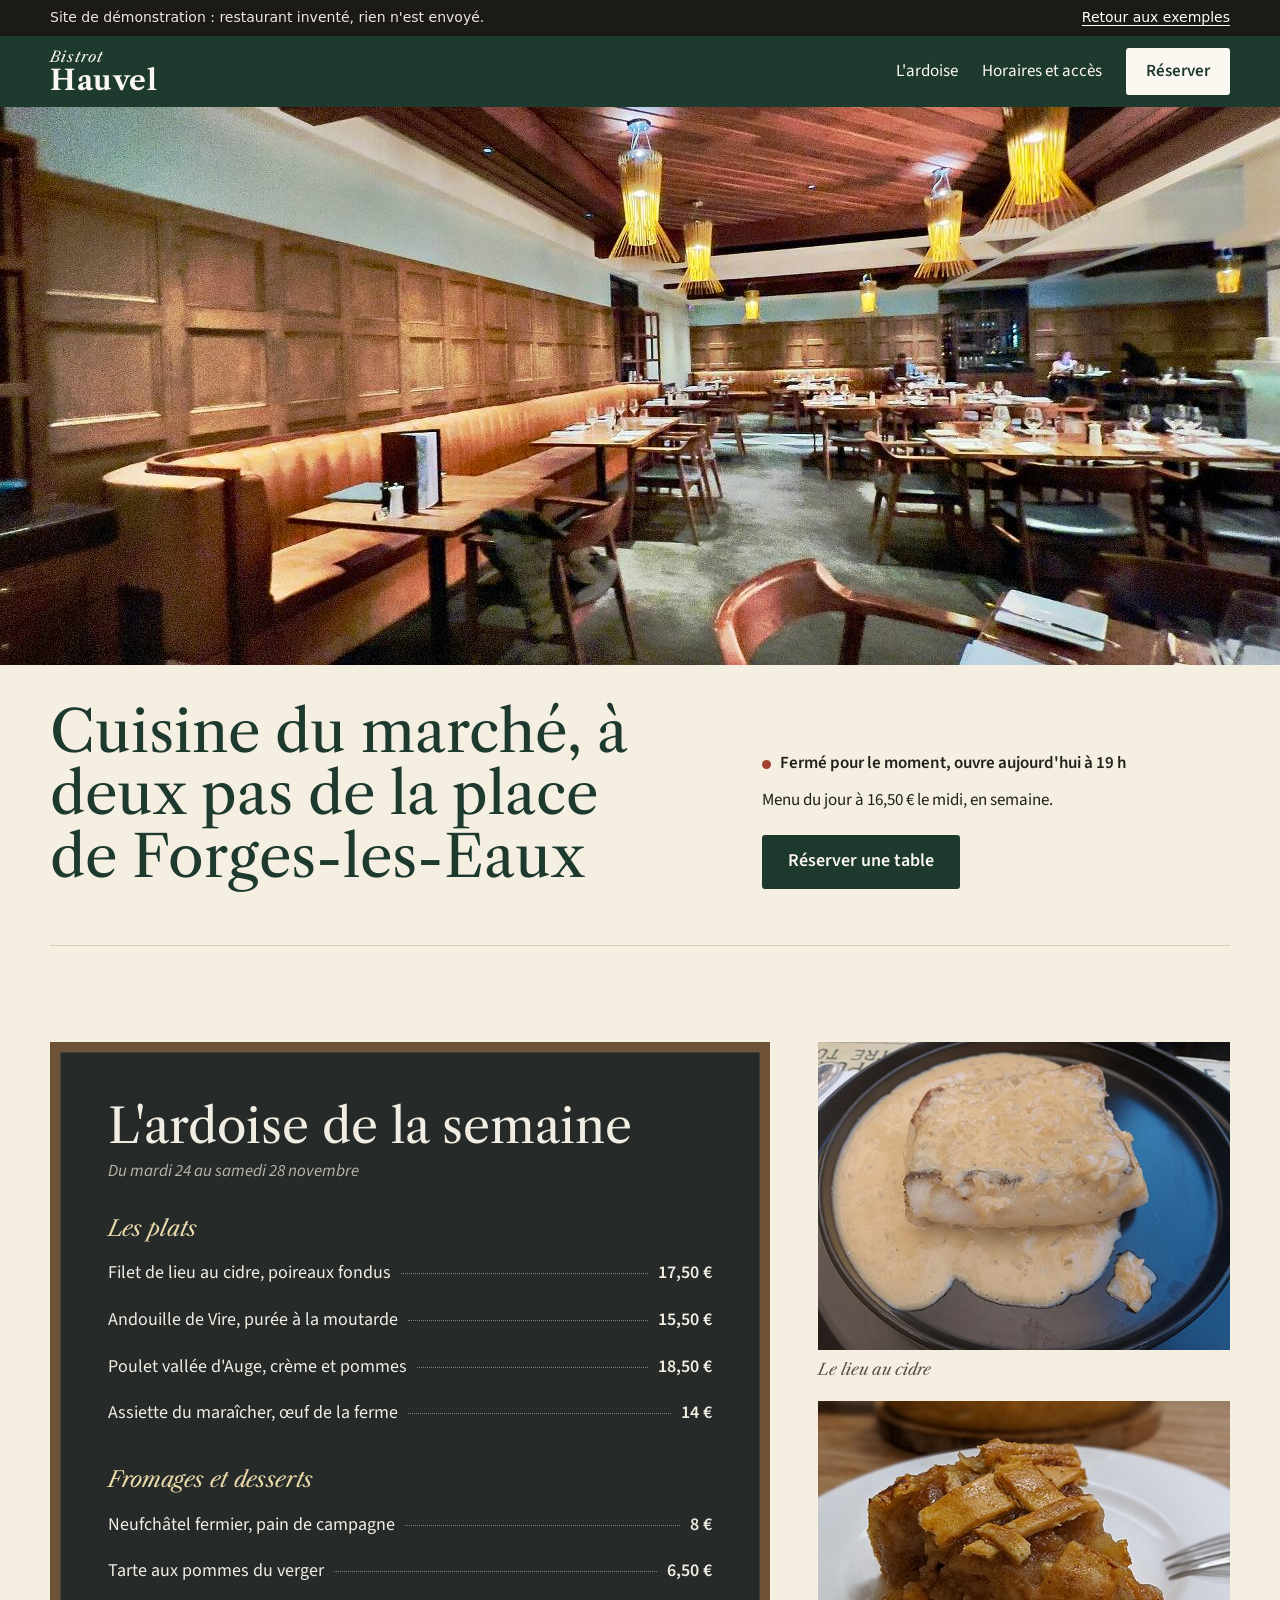
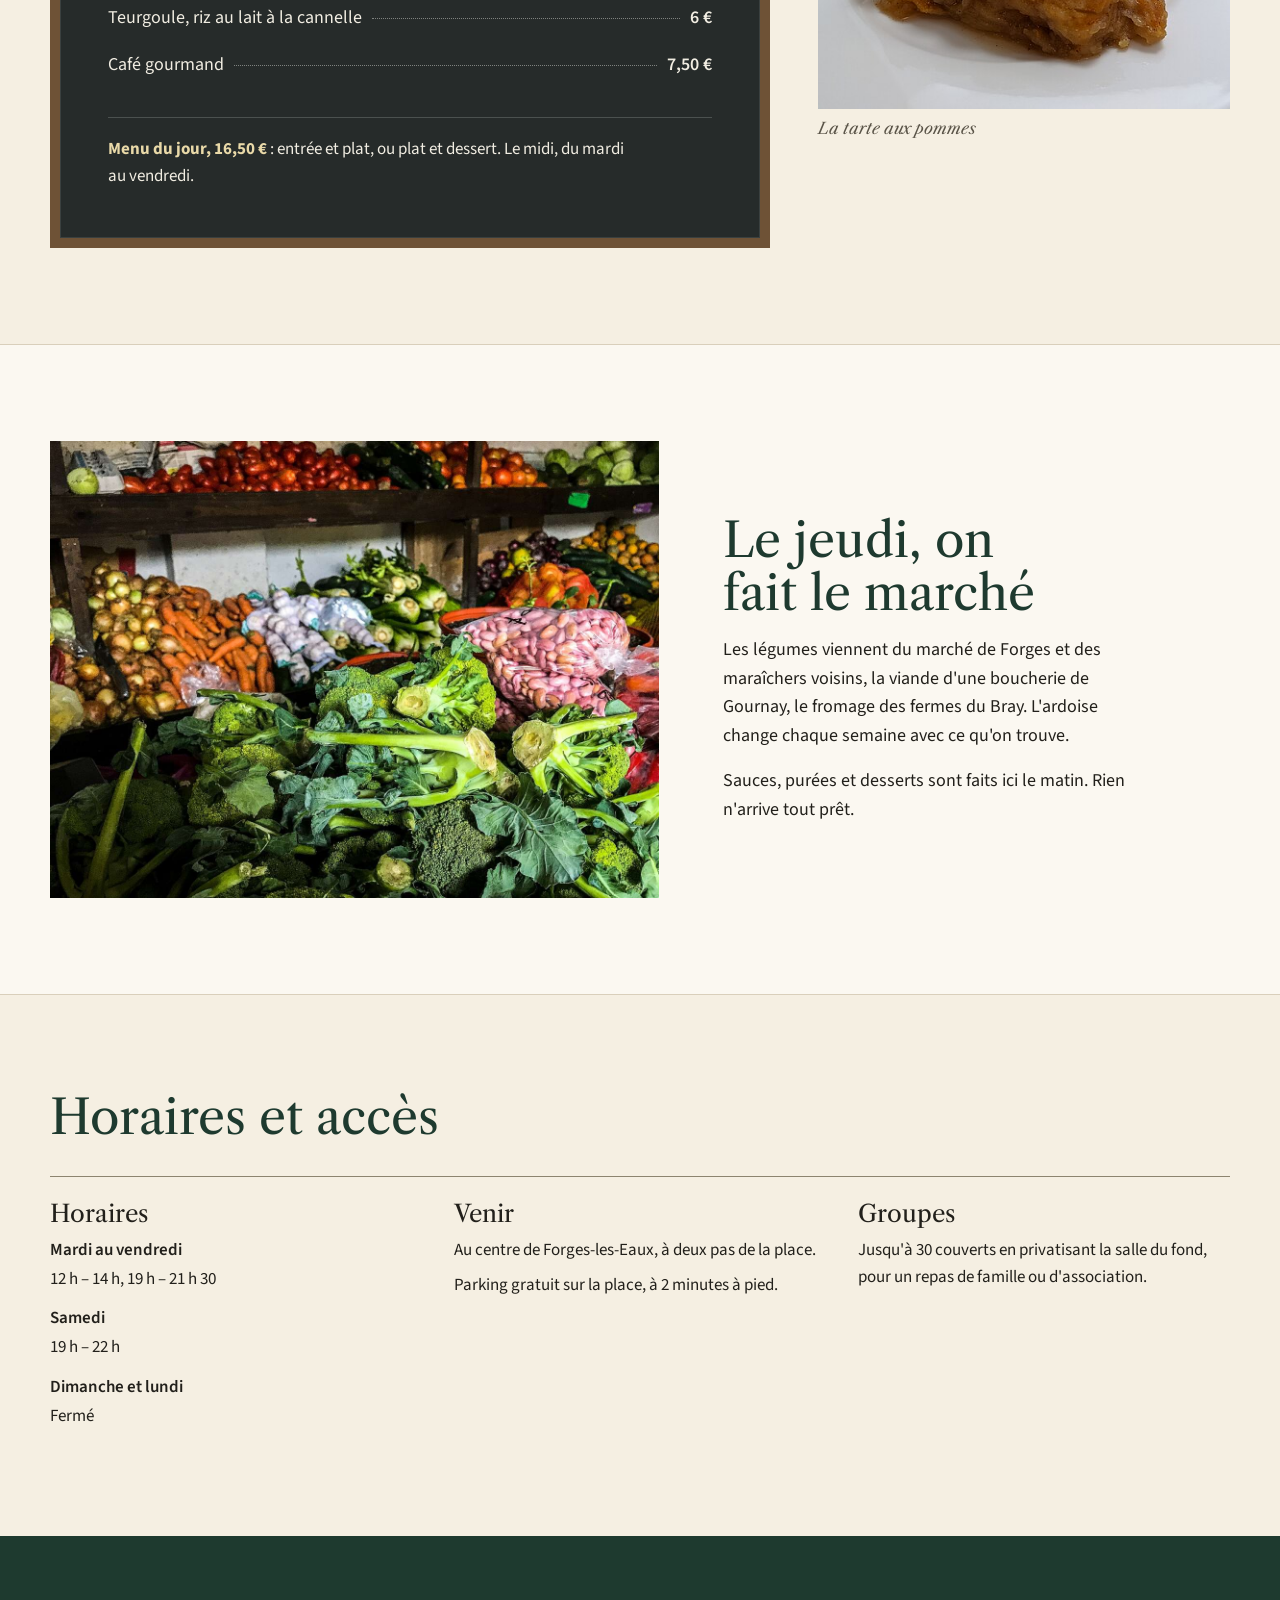
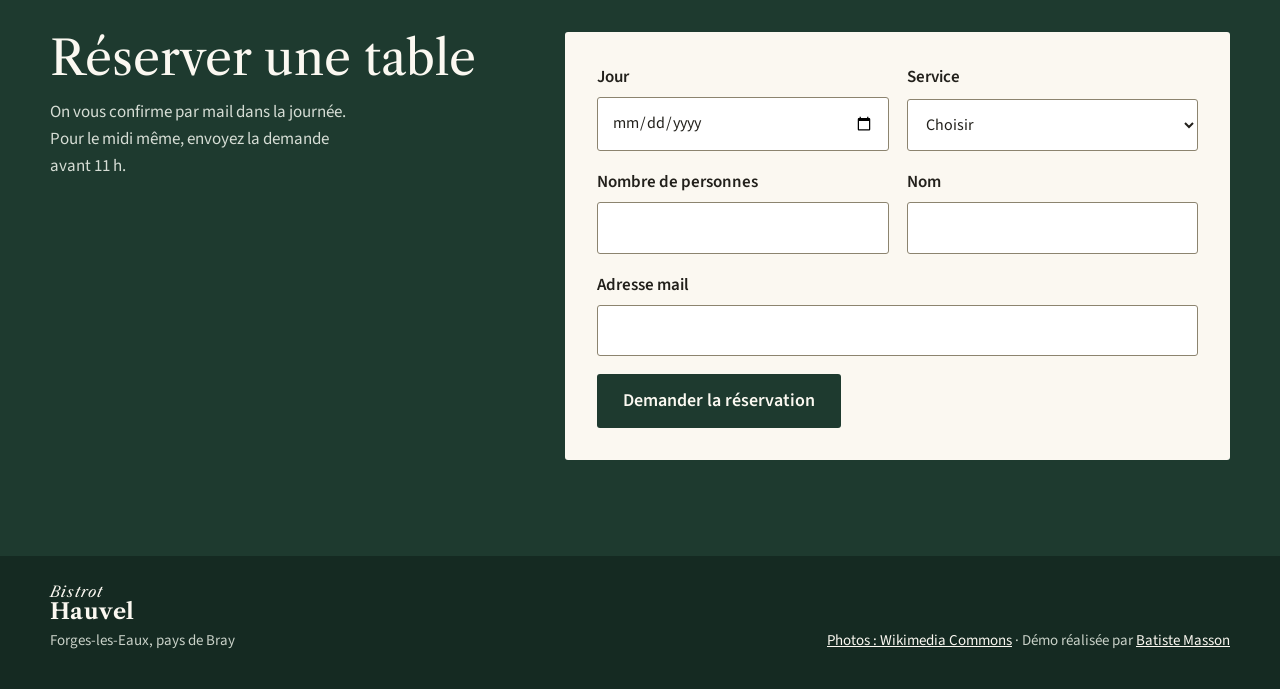
<file: restaurant/index.html>
<!doctype html>
<html lang="fr">
<head>
<meta charset="utf-8">
<script src="../commun/vers-cloudflare.js"></script>
<meta name="viewport" content="width=device-width, initial-scale=1, viewport-fit=cover">
<title>Bistrot Hauvel, restaurant à Forges-les-Eaux (démo)</title>
<meta name="description" content="Démo : site d'un bistrot du pays de Bray. Ardoise de la semaine, horaires, accès et demande de réservation.">
<meta name="robots" content="noindex">
<link rel="icon" href="favicon.svg" type="image/svg+xml">
<meta name="theme-color" content="#1e3a2f">
<link rel="preconnect" href="https://fonts.googleapis.com">
<link rel="preconnect" href="https://fonts.gstatic.com" crossorigin>
<link href="https://fonts.googleapis.com/css2?family=Libre+Caslon+Text:ital,wght@0,400;0,700;1,400&family=Source+Sans+3:wght@400;600&display=swap" rel="stylesheet">
<link rel="stylesheet" href="../commun/base.css">
<link rel="stylesheet" href="style.css">
<script src="../commun/mesure.js" defer></script>
</head>
<body>
<div class="bandeau-demo"><div class="page"><span>Site de démonstration : restaurant inventé, rien n'est envoyé.</span><a href="../#exemples">Retour aux exemples</a></div></div>
<a class="saut" href="#contenu">Aller au contenu</a>

<header class="entete">
  <div class="page">
    <a class="enseigne" href="./"><span class="enseigne__petit">Bistrot</span>Hauvel</a>
    <nav class="menu" aria-label="Principal">
      <a href="#ardoise">L'ardoise</a>
      <a href="#infos">Horaires et accès</a>
    </nav>
    <a class="bouton" href="#reserver">Réserver</a>
  </div>
</header>

<main id="contenu">
  <section class="ouverture" aria-labelledby="titre">
    <figure class="ouverture__photo">
      <img src="assets/img/photo-f133609536-1280.jpg" srcset="assets/img/photo-f133609536-500.jpg 500w, assets/img/photo-f133609536-960.jpg 960w, assets/img/photo-f133609536-1280.jpg 1280w, assets/img/photo-f133609536-1600.jpg 1600w" sizes="100vw" width="1280" height="960" alt="Salle du bistrot aux murs lambrissés de bois, banquettes et tables dressées" fetchpriority="high">
    </figure>
    <div class="page ouverture__texte">
      <h1 id="titre">Cuisine du marché, à deux pas de la place de Forges-les-Eaux</h1>
      <div class="ouverture__infos">
        <p class="statut" data-horaires='{"2":[["12:00","14:00"],["19:00","21:30"]],"3":[["12:00","14:00"],["19:00","21:30"]],"4":[["12:00","14:00"],["19:00","21:30"]],"5":[["12:00","14:00"],["19:00","21:30"]],"6":[["19:00","22:00"]]}'>Du mardi au samedi</p>
        <p>Menu du jour à 16,50 € le midi, en semaine.</p>
        <a class="bouton bouton--grand" href="#reserver">Réserver une table</a>
      </div>
    </div>
  </section>

  <section class="section" id="ardoise" aria-labelledby="ardoise-titre">
    <div class="page ardoise-bloc">
      <div class="ardoise">
        <h2 id="ardoise-titre">L'ardoise de la semaine</h2>
        <p class="ardoise__date">Du mardi 24 au samedi 28 novembre</p>
        <h3>Les plats</h3>
        <ul class="carte">
          <li><span>Filet de lieu au cidre, poireaux fondus</span><b>17,50 €</b></li>
          <li><span>Andouille de Vire, purée à la moutarde</span><b>15,50 €</b></li>
          <li><span>Poulet vallée d'Auge, crème et pommes</span><b>18,50 €</b></li>
          <li><span>Assiette du maraîcher, œuf de la ferme</span><b>14 €</b></li>
        </ul>
        <h3>Fromages et desserts</h3>
        <ul class="carte">
          <li><span>Neufchâtel fermier, pain de campagne</span><b>8 €</b></li>
          <li><span>Tarte aux pommes du verger</span><b>6,50 €</b></li>
          <li><span>Teurgoule, riz au lait à la cannelle</span><b>6 €</b></li>
          <li><span>Café gourmand</span><b>7,50 €</b></li>
        </ul>
        <p class="ardoise__menu"><b>Menu du jour, 16,50 €</b> : entrée et plat, ou plat et dessert. Le midi, du mardi au vendredi.</p>
      </div>
      <div class="ardoise-photos">
        <figure><img src="assets/img/photo-f146157089-960.jpg" srcset="assets/img/photo-f146157089-500.jpg 500w, assets/img/photo-f146157089-960.jpg 960w" sizes="(max-width: 900px) 50vw, 25vw" width="960" height="722" alt="Filet de poisson nappé de sauce blanche" loading="lazy"><figcaption>Le lieu au cidre</figcaption></figure>
        <figure><img src="assets/img/photo-f100565381-960.jpg" srcset="assets/img/photo-f100565381-500.jpg 500w, assets/img/photo-f100565381-960.jpg 960w" sizes="(max-width: 900px) 50vw, 25vw" width="960" height="722" alt="Part de tarte aux pommes dorée" loading="lazy"><figcaption>La tarte aux pommes</figcaption></figure>
      </div>
    </div>
  </section>

  <section class="section section--maison" aria-labelledby="maison-titre">
    <div class="page maison">
      <img src="assets/img/photo-f92599626-1280.jpg" srcset="assets/img/photo-f92599626-500.jpg 500w, assets/img/photo-f92599626-1280.jpg 1280w" sizes="(max-width: 900px) 100vw, 50vw" width="1280" height="950" alt="Étal de légumes au marché : choux, poireaux, radis" loading="lazy">
      <div>
        <h2 id="maison-titre">Le jeudi, on fait le marché</h2>
        <p>Les légumes viennent du marché de Forges et des maraîchers voisins, la viande d'une boucherie de Gournay, le fromage des fermes du Bray. L'ardoise change chaque semaine avec ce qu'on trouve.</p>
        <p>Sauces, purées et desserts sont faits ici le matin. Rien n'arrive tout prêt.</p>
      </div>
    </div>
  </section>

  <section class="section" id="infos" aria-labelledby="infos-titre">
    <div class="page infos">
      <h2 id="infos-titre">Horaires et accès</h2>
      <div class="infos__grille">
        <div>
          <h3>Horaires</h3>
          <dl class="horaires">
            <dt>Mardi au vendredi</dt><dd>12 h – 14 h, 19 h – 21 h 30</dd>
            <dt>Samedi</dt><dd>19 h – 22 h</dd>
            <dt>Dimanche et lundi</dt><dd>Fermé</dd>
          </dl>
        </div>
        <div>
          <h3>Venir</h3>
          <p>Au centre de Forges-les-Eaux, à deux pas de la place.</p>
          <p>Parking gratuit sur la place, à 2 minutes à pied.</p>
        </div>
        <div>
          <h3>Groupes</h3>
          <p>Jusqu'à 30 couverts en privatisant la salle du fond, pour un repas de famille ou d'association.</p>
        </div>
      </div>
    </div>
  </section>

  <section class="section section--reserver" id="reserver" aria-labelledby="reserver-titre">
    <div class="page reserver">
      <div>
        <h2 id="reserver-titre">Réserver une table</h2>
        <p>On vous confirme par mail dans la journée. Pour le midi même, envoyez la demande avant 11 h.</p>
      </div>
      <form class="formulaire" data-demo>
        <div class="champ"><label for="jour">Jour</label><input id="jour" name="jour" type="date" required data-erreur="Choisissez le jour."></div>
        <div class="champ"><label for="service">Service</label><select id="service" name="service" required data-erreur="Choisissez le midi ou le soir."><option value="">Choisir</option><option>Midi</option><option>Soir</option></select></div>
        <div class="champ"><label for="couverts">Nombre de personnes</label><input id="couverts" name="couverts" type="number" min="1" max="30" inputmode="numeric" required data-erreur="Indiquez un nombre de personnes, de 1 à 30."></div>
        <div class="champ"><label for="nom">Nom</label><input id="nom" name="nom" autocomplete="name" required data-erreur="Écrivez le nom de la réservation."></div>
        <div class="champ champ--large"><label for="mail">Adresse mail</label><input id="mail" name="mail" type="email" autocomplete="email" required data-erreur="Écrivez une adresse mail, par exemple nom@exemple.fr."></div>
        <button class="bouton bouton--grand" type="submit">Demander la réservation</button>
        <p class="retour-demo" role="status" tabindex="-1" hidden>Démo : rien n'a été envoyé. Sur le vrai site, la demande arrive dans la boîte mail du restaurant, qui confirme la table.</p>
      </form>
    </div>
  </section>
</main>

<footer class="pied">
  <div class="page">
    <p><span class="enseigne enseigne--pied"><span class="enseigne__petit">Bistrot</span>Hauvel</span>Forges-les-Eaux, pays de Bray</p>
    <p><a href="credits.html">Photos : Wikimedia Commons</a> <span aria-hidden="true">·</span> Démo réalisée par <a href="../">Batiste Masson</a></p>
  </div>
</footer>
<script src="../commun/demo.js" defer></script>
</body>
</html>
</file>
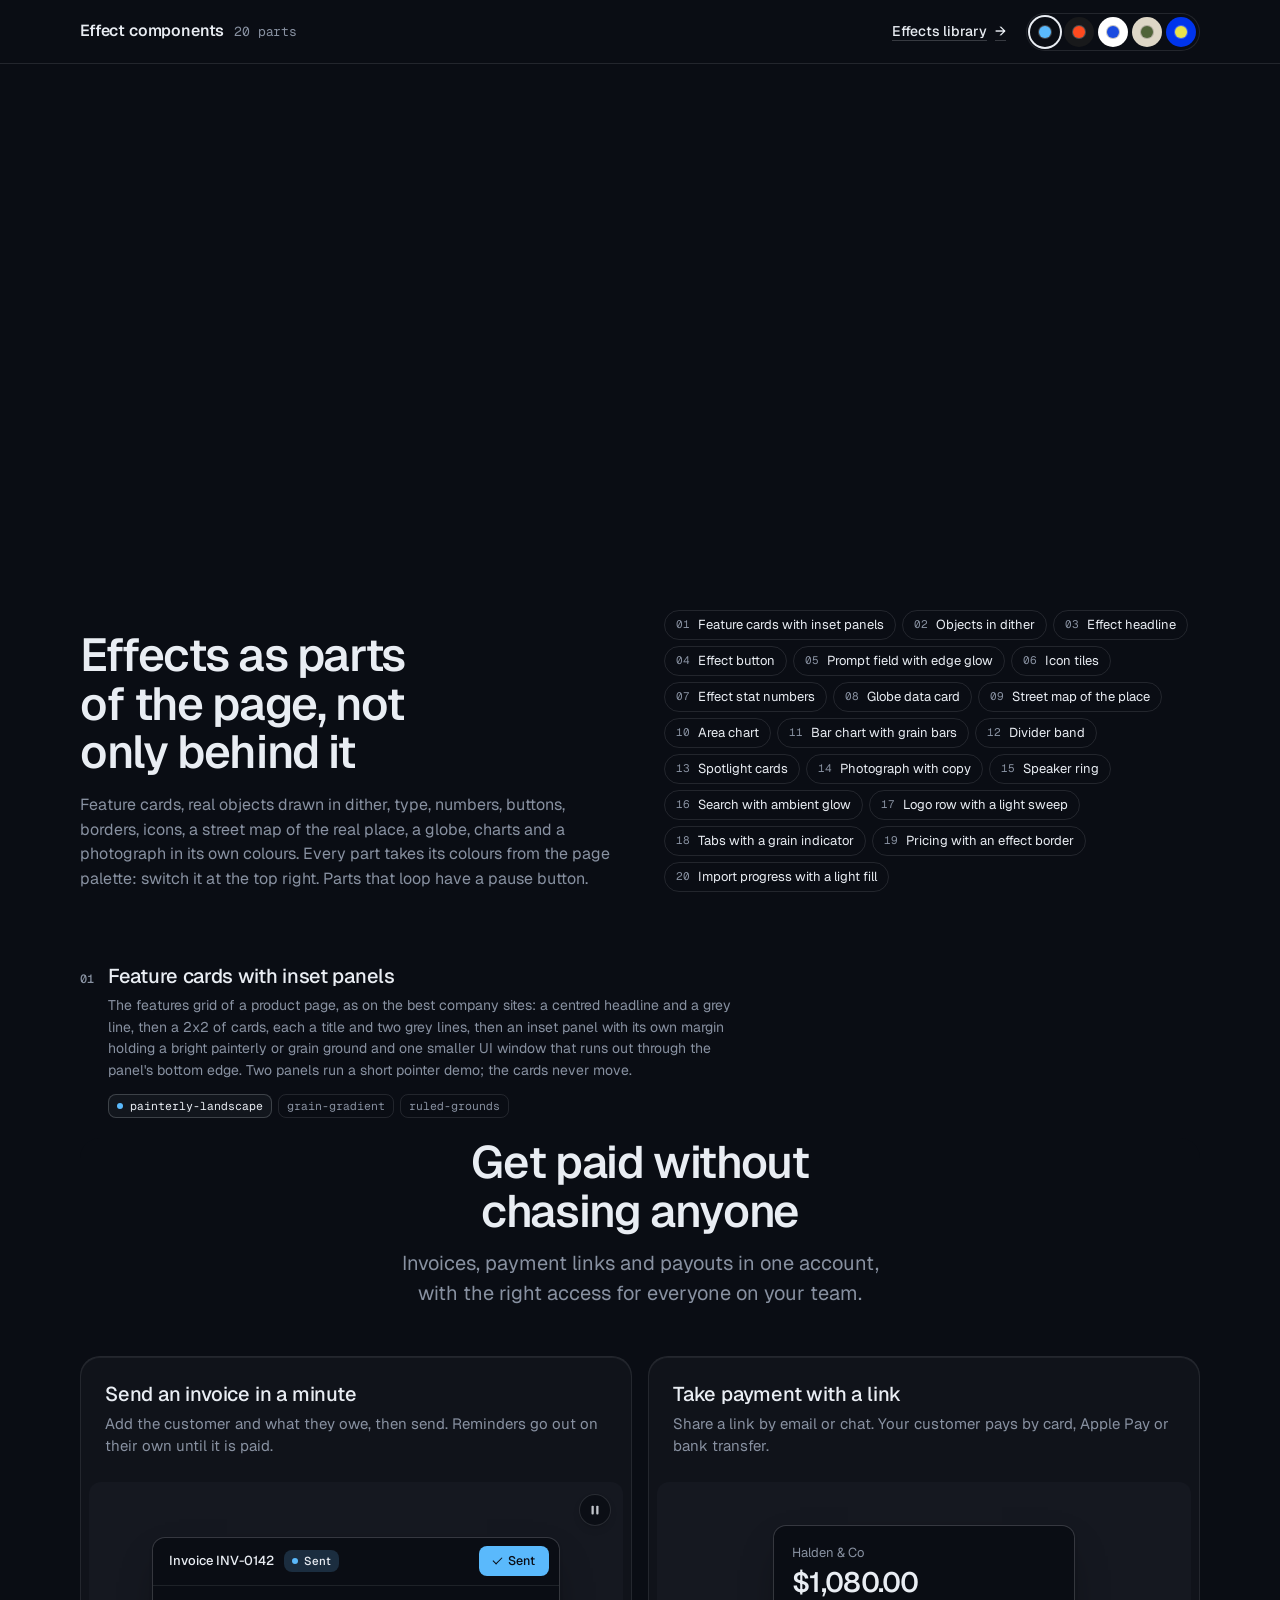
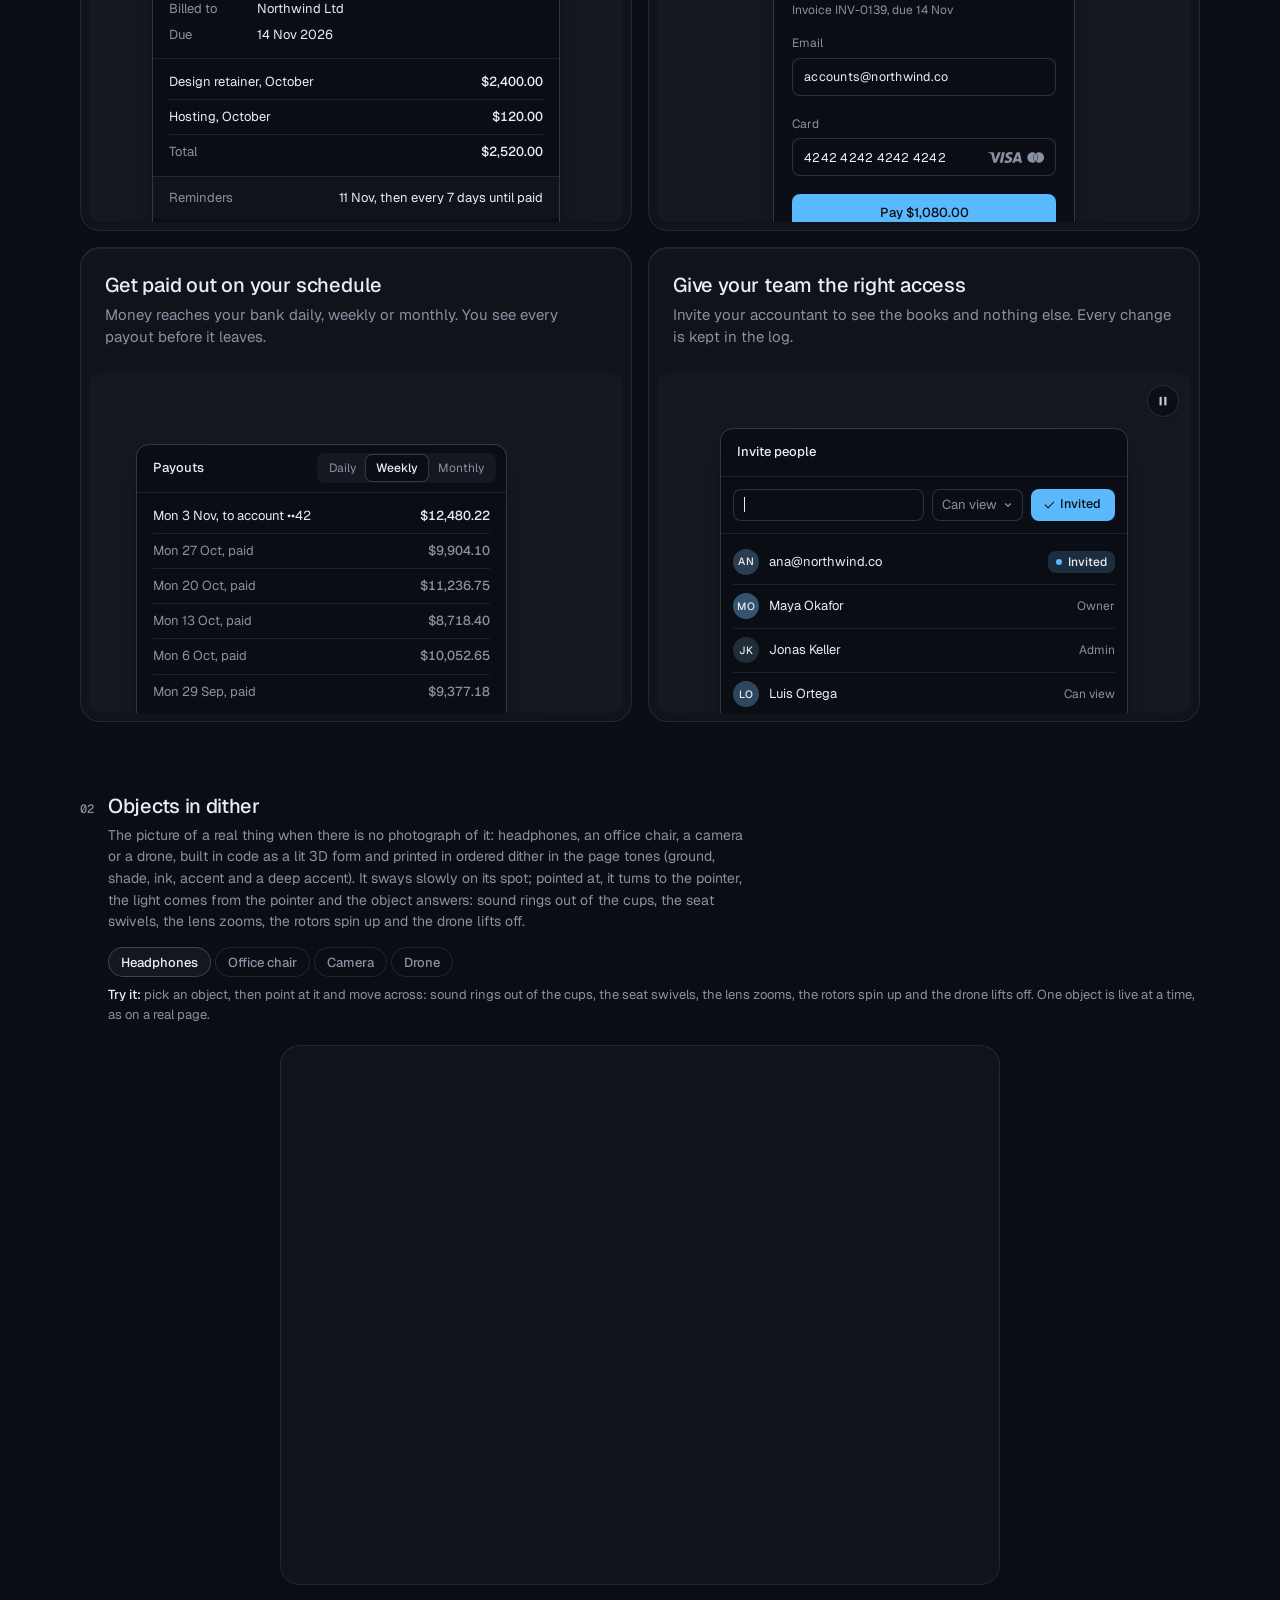
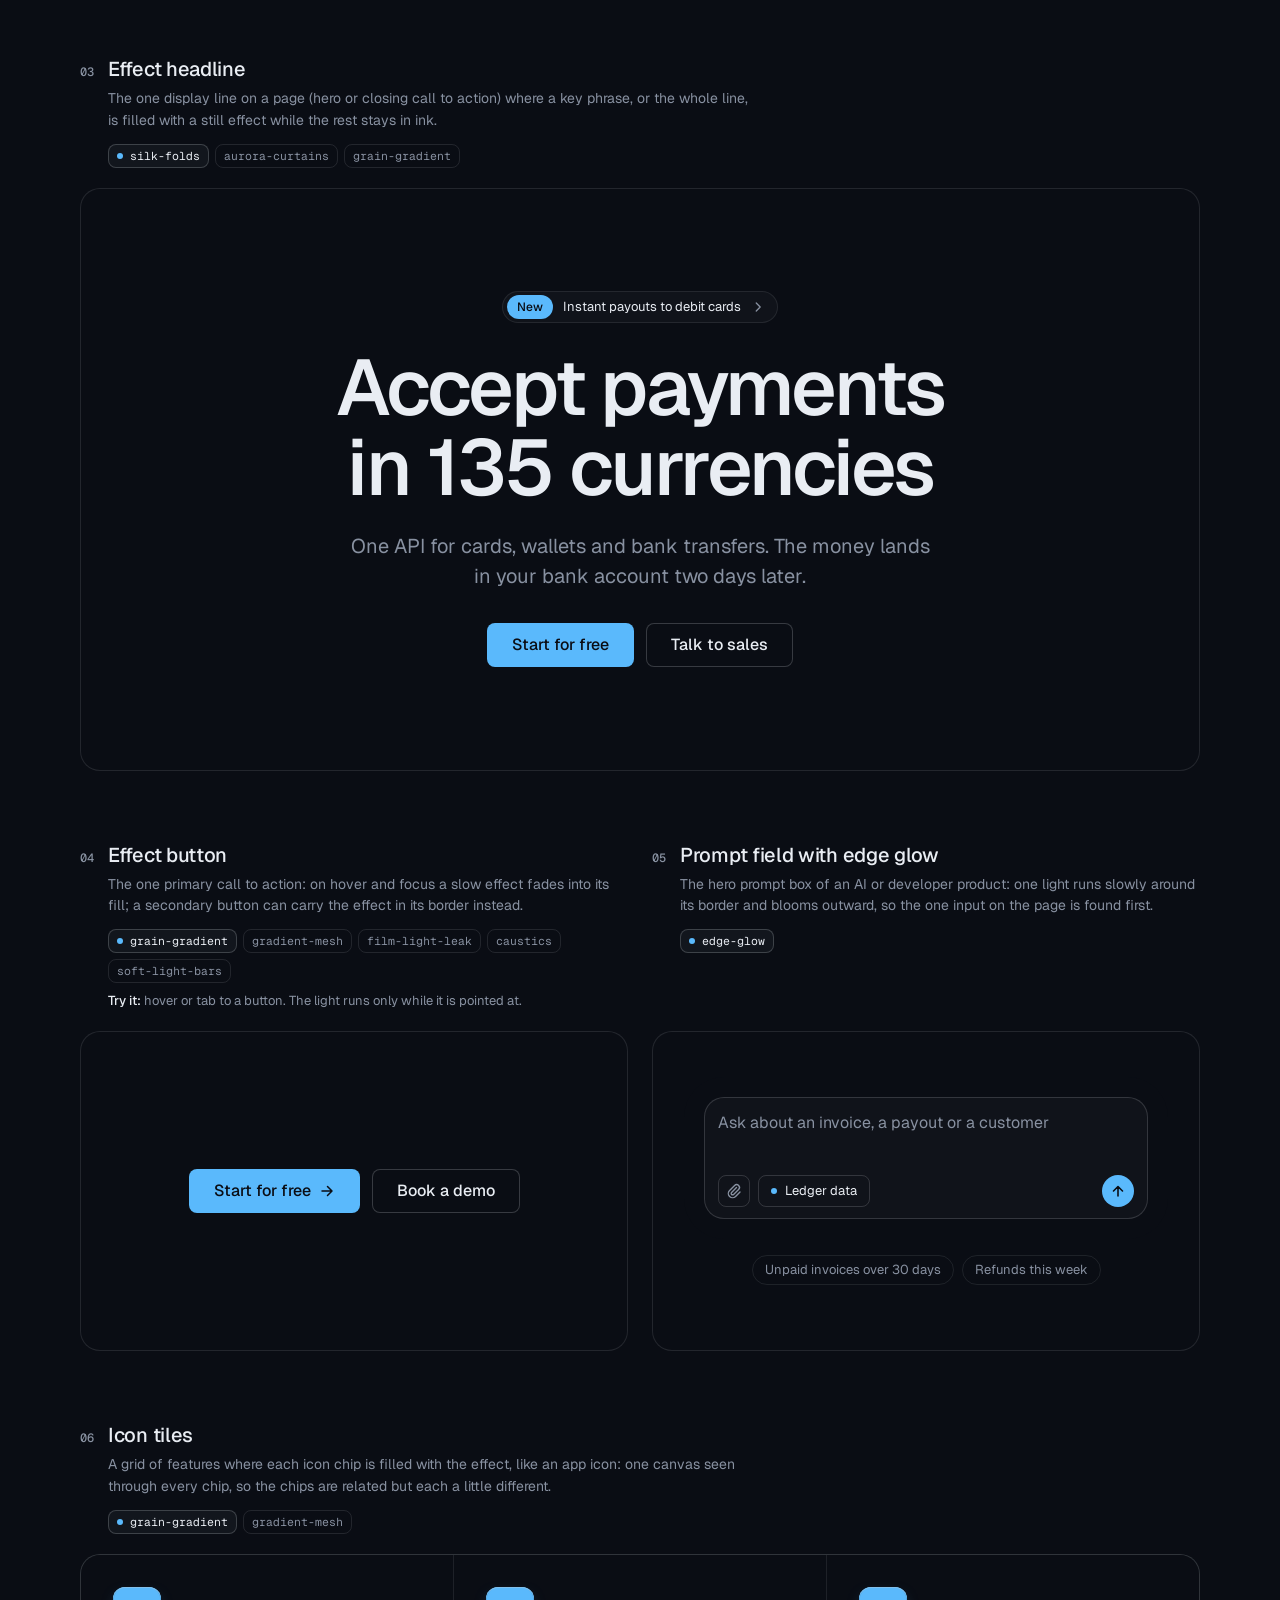
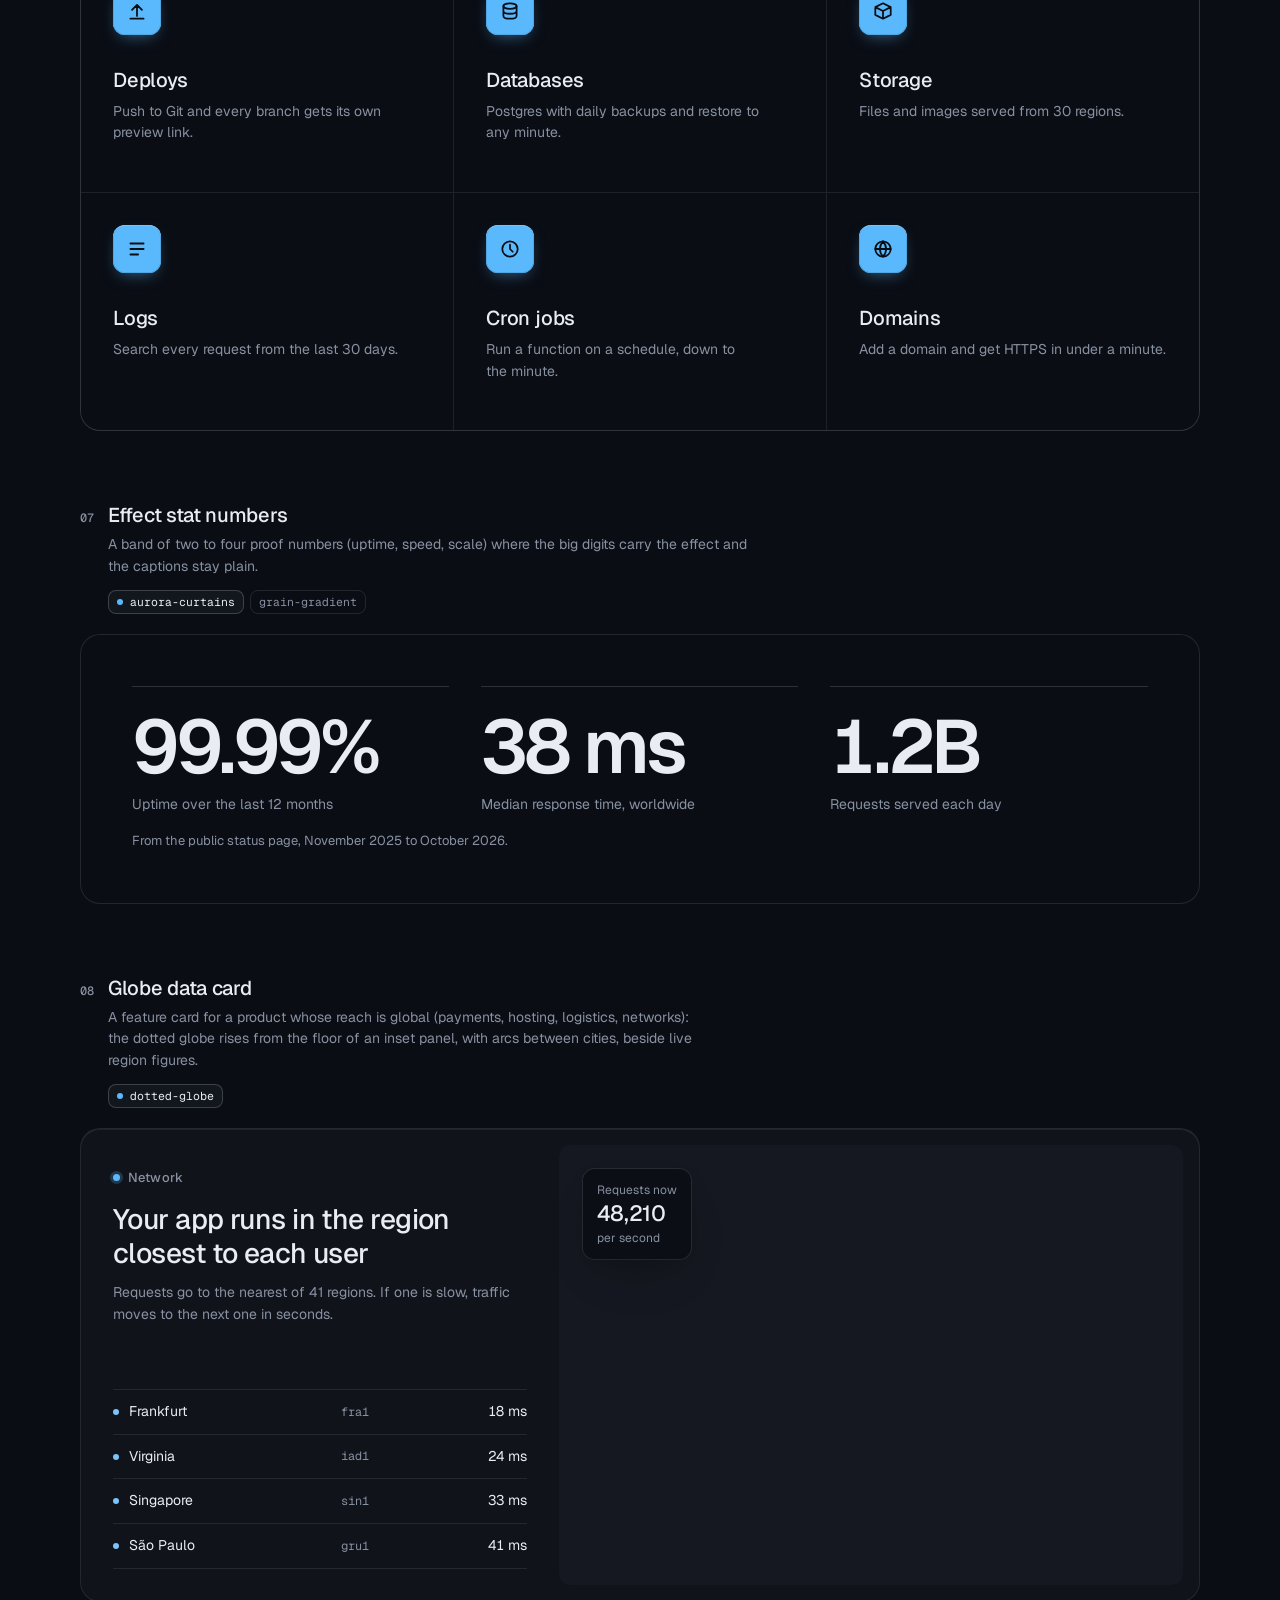
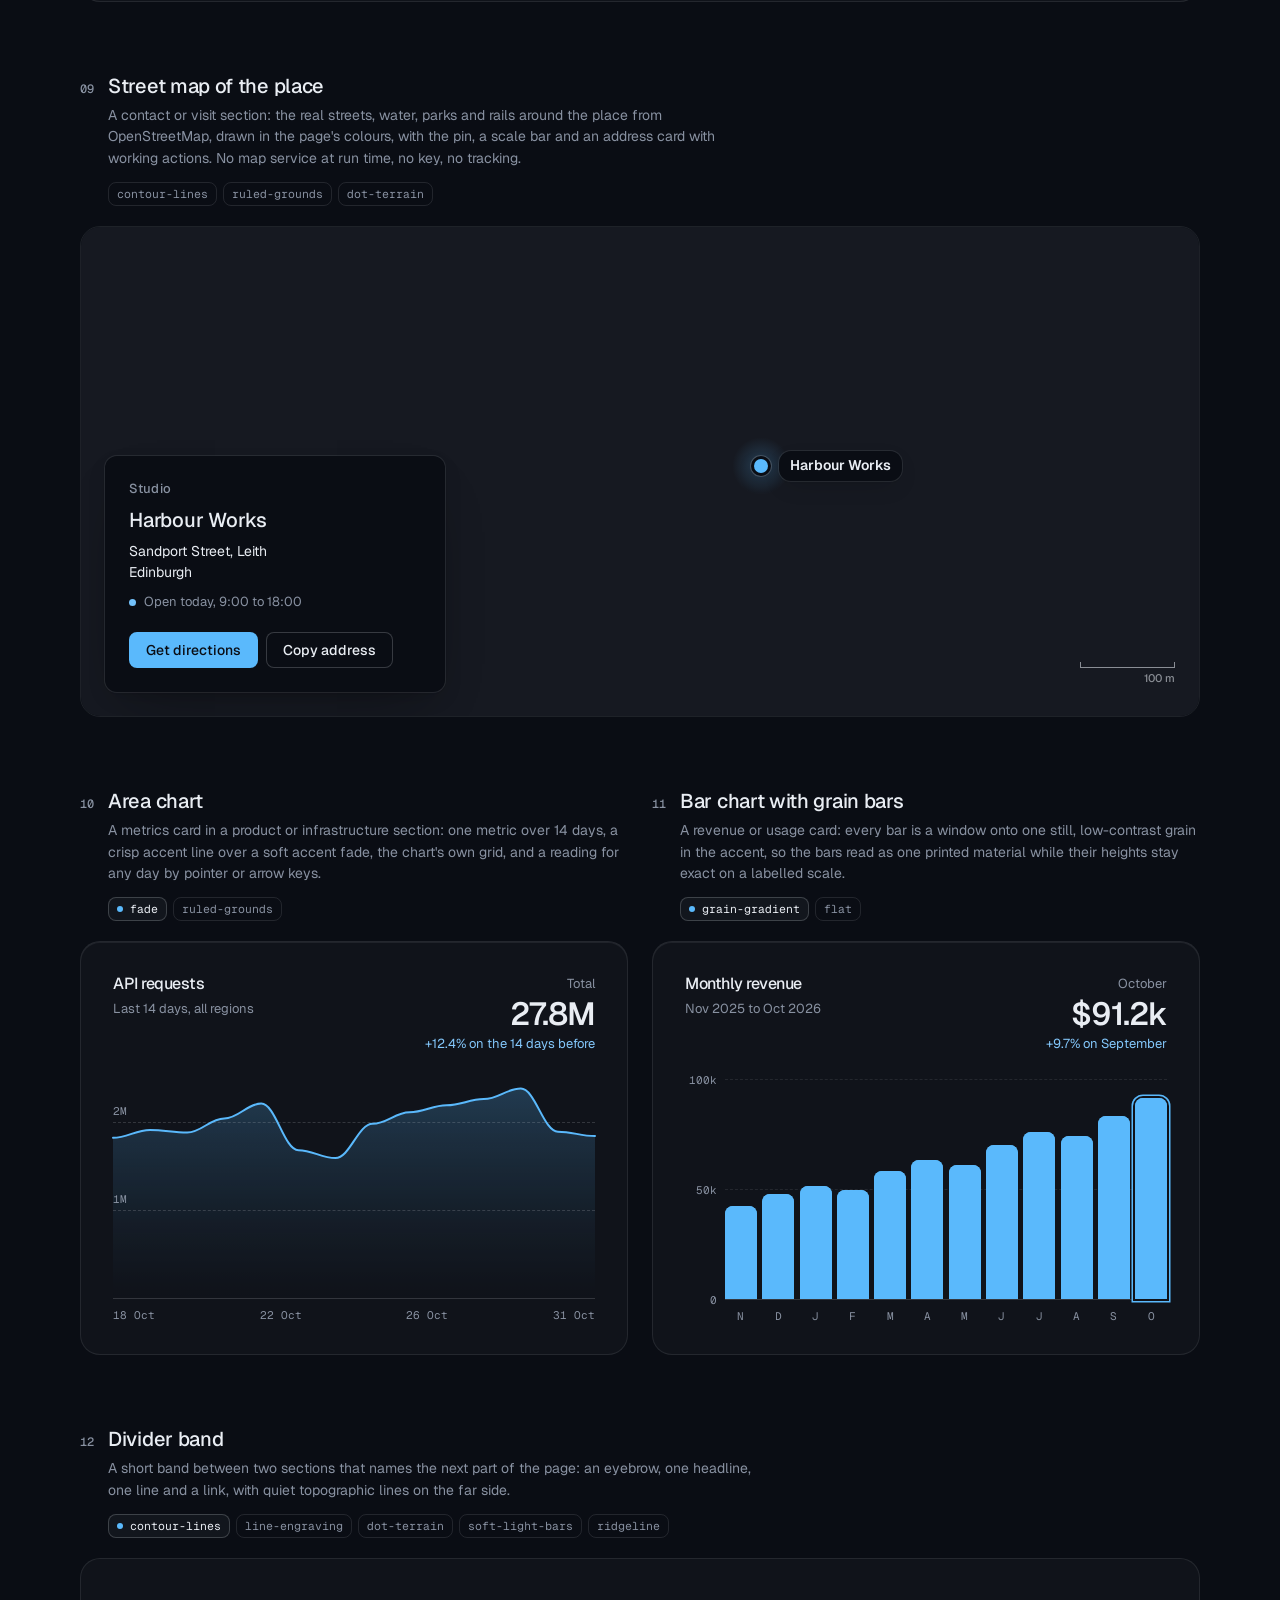
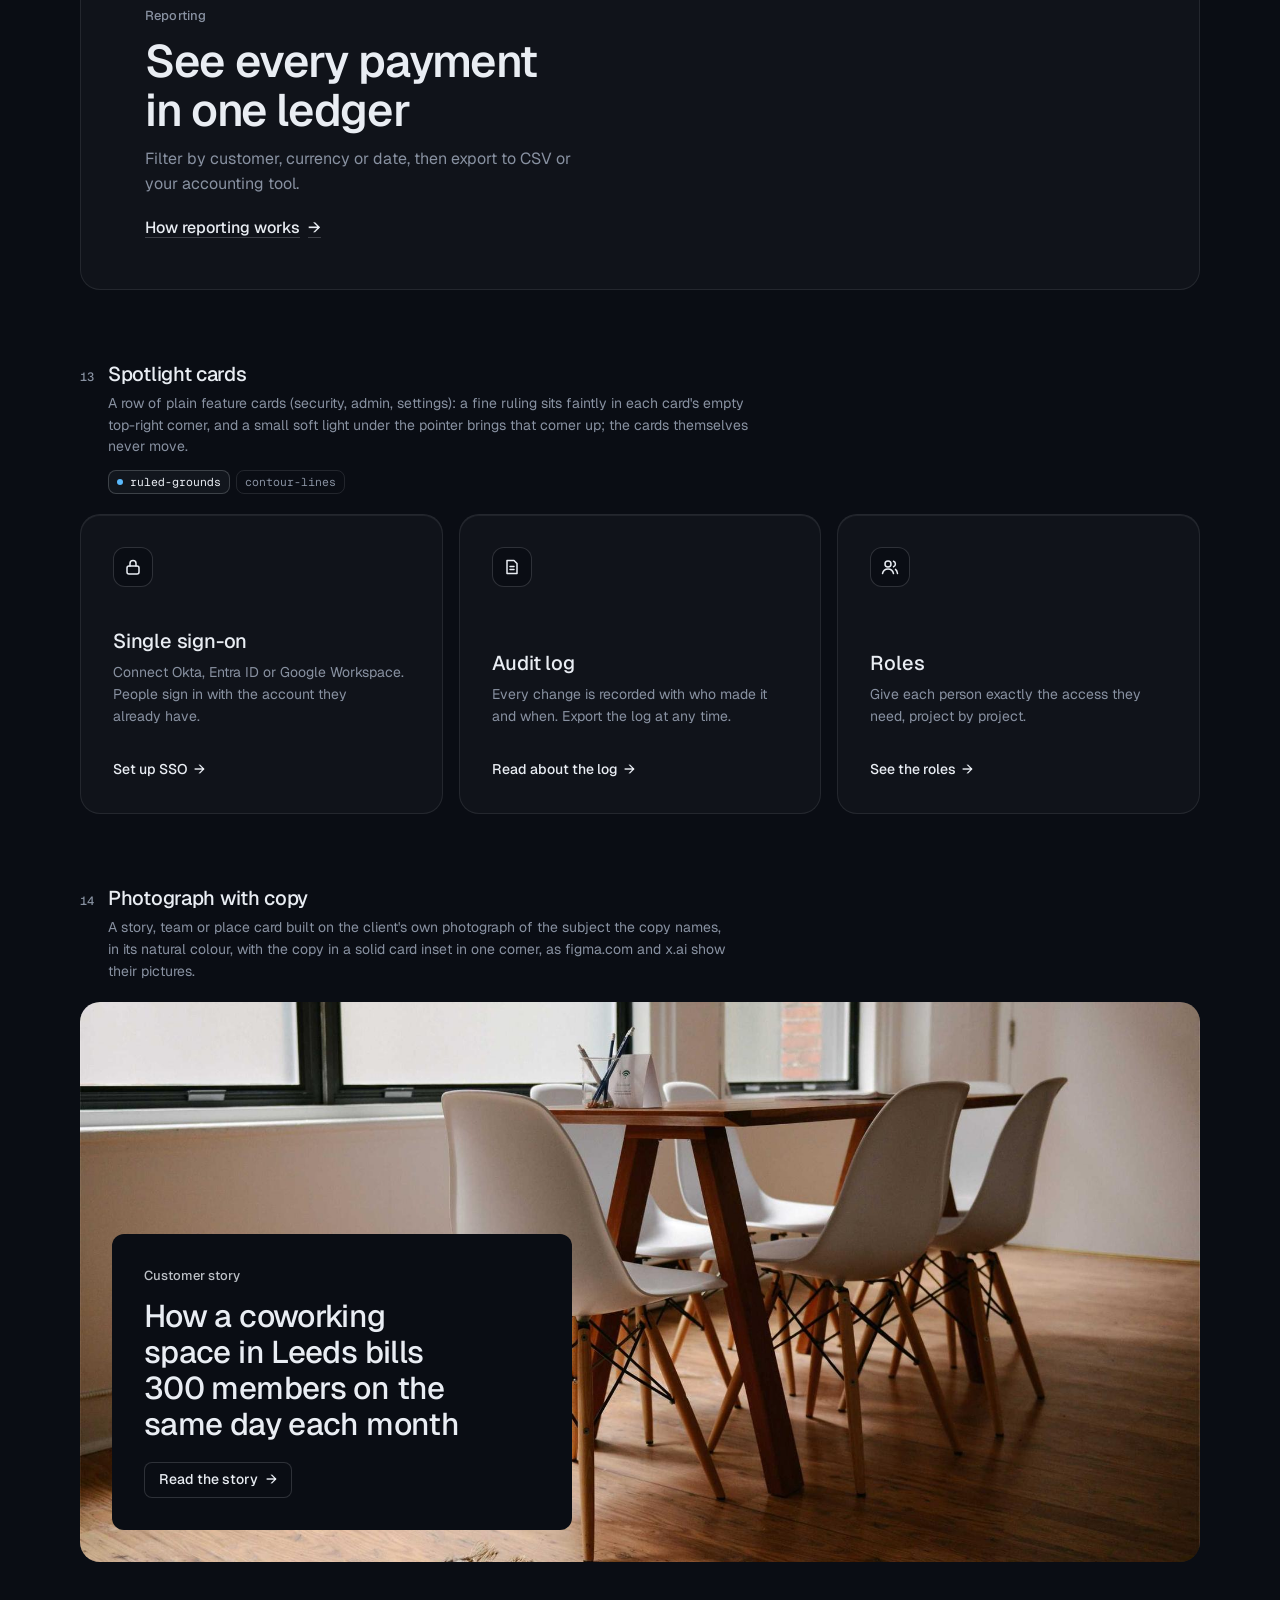
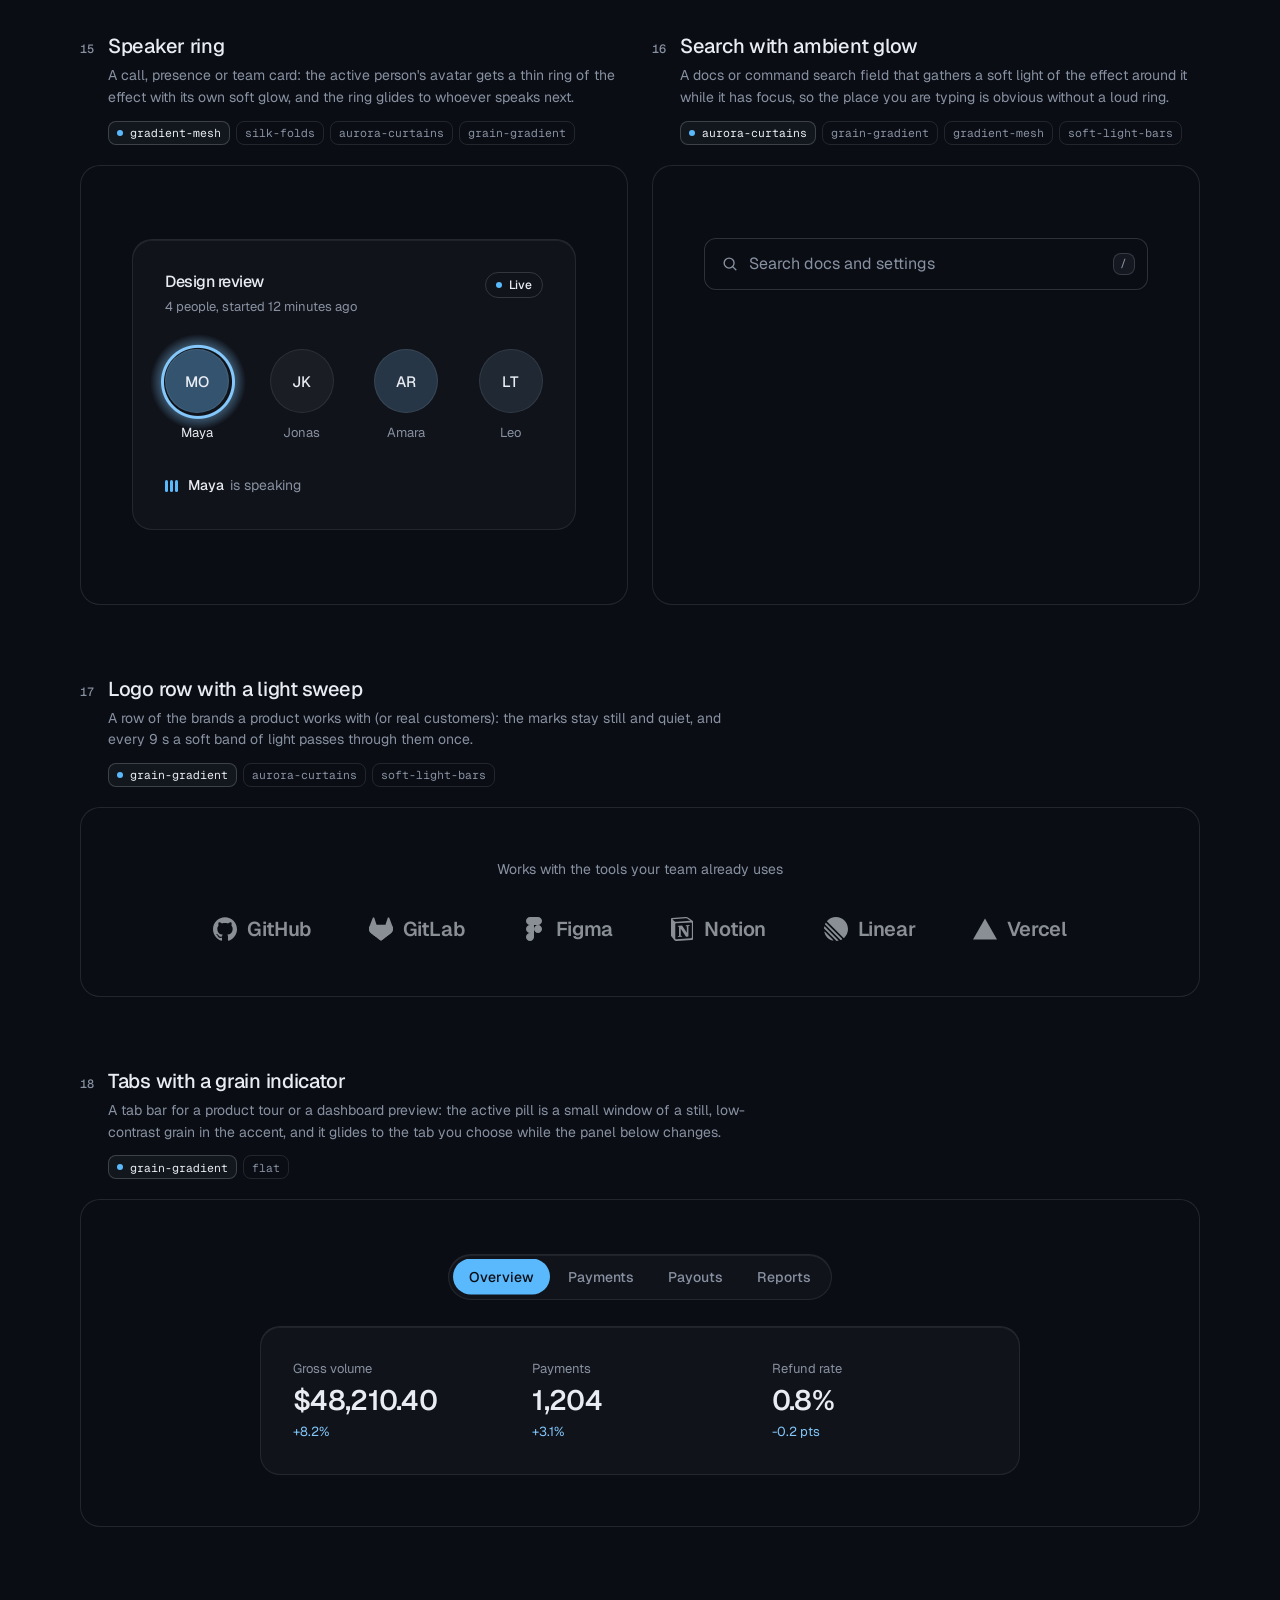
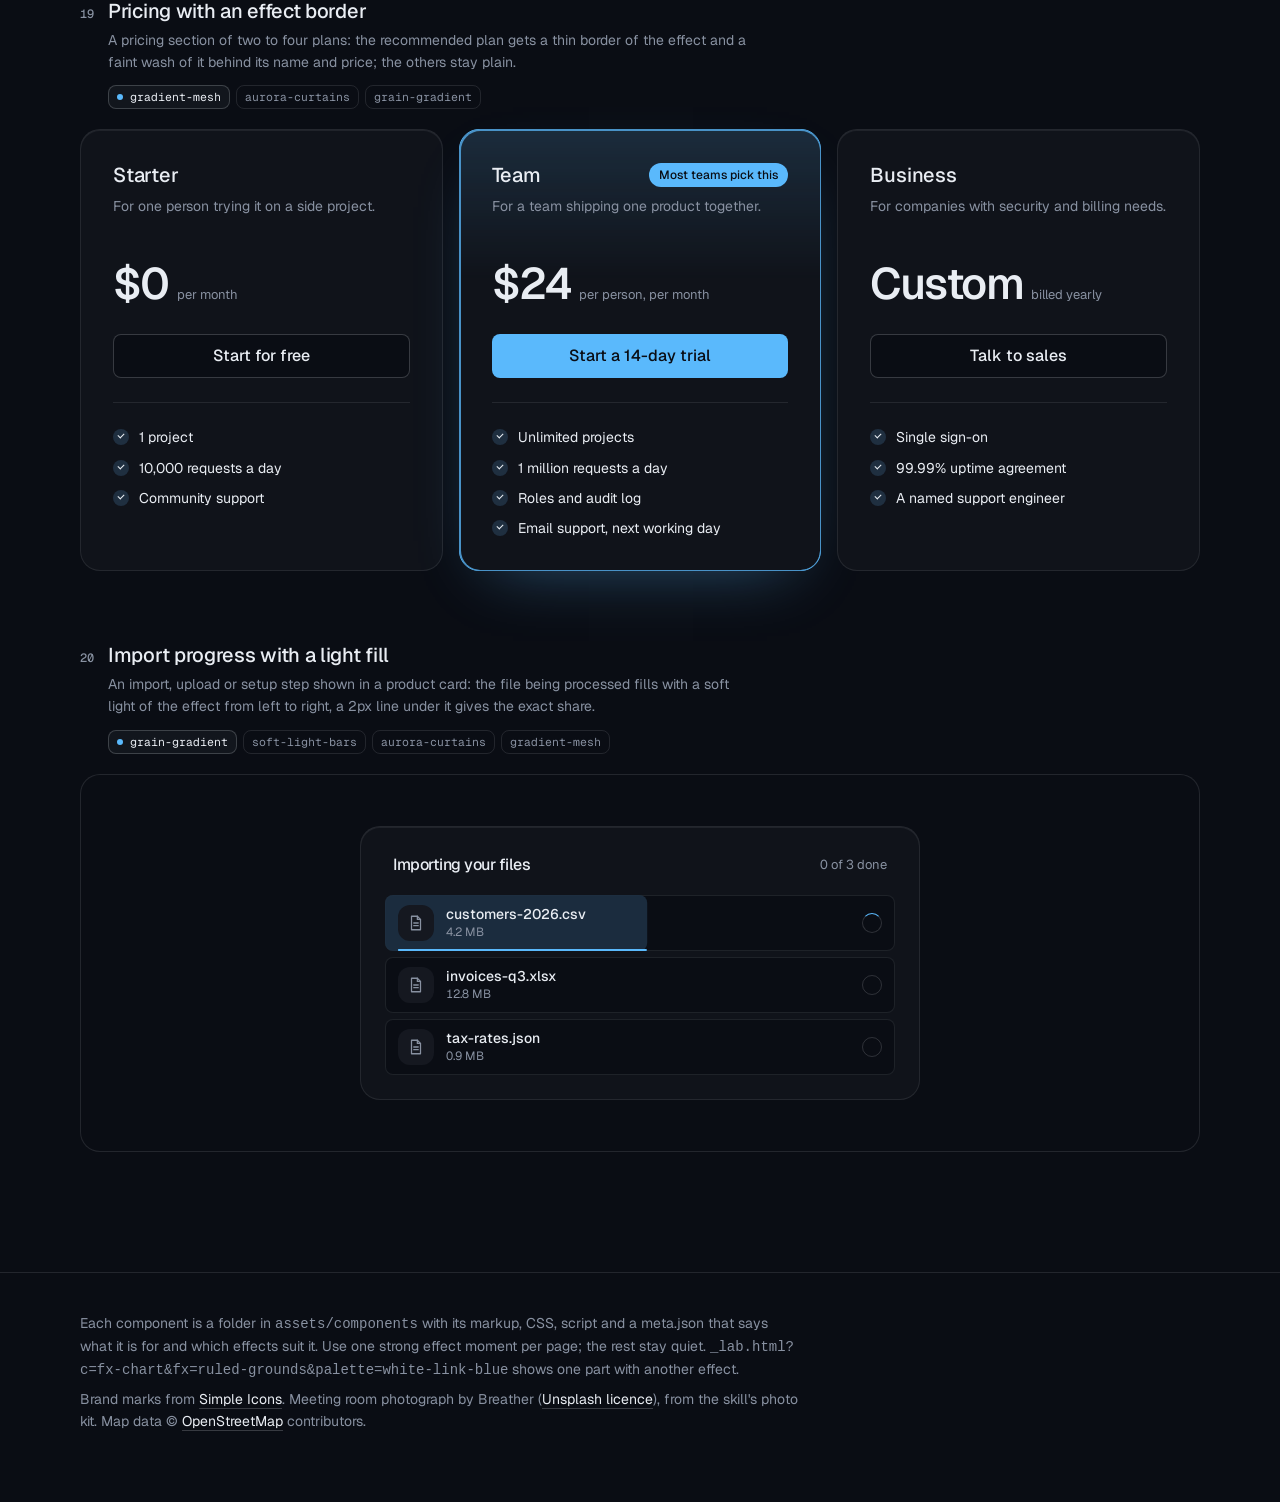
<file: assets/components/index.html>
<!doctype html>
<html lang="en" data-radius="soft">
<head>
<script>window.__tpGlMax = 16;   /* a gallery shows many live effects at once; a page of a site keeps the default 4 (fx.js) */</script>
<meta charset="utf-8">
<meta name="viewport" content="width=device-width, initial-scale=1">
<title>Effect components</title>
<link rel="preconnect" href="https://fonts.googleapis.com">
<link rel="preconnect" href="https://fonts.gstatic.com" crossorigin>
<link href="https://fonts.googleapis.com/css2?family=Geist:wght@100..900&family=Geist+Mono:wght@400..600&display=swap" rel="stylesheet">
<link rel="stylesheet" href="../system.css">
<link rel="stylesheet" href="./base.css">
<style>
  :root {
    --font-display: "Geist", system-ui, sans-serif;
    --font-text: "Geist", system-ui, sans-serif;
    --font-mono: "Geist Mono", ui-monospace, monospace;
    --display-weight: 560;
    --display-tracking: -0.03em;
    --container: 1200px;
  }
  body { min-height: 100vh; }
  .top {
    position: sticky; top: 0; z-index: 50; height: 64px; background: var(--bg);
    border-bottom: 1px solid var(--line);
  }
  .top .container { height: 100%; display: flex; align-items: center; justify-content: space-between; gap: 16px; }
  .brand { display: flex; align-items: center; gap: 10px; font-weight: 560; letter-spacing: -0.01em; }
  .brand small { font: 400 13px/1 var(--font-mono); color: var(--muted); }
  .top nav { display: flex; align-items: center; gap: 20px; }
  .top nav a.link { font-size: 14px; }
  .swatches { display: flex; gap: 4px; padding: 3px; border: 1px solid var(--line); border-radius: 999px; background: var(--bg); }
  .swatches button {
    width: 30px; height: 30px; border-radius: 999px; border: 0; padding: 0; cursor: pointer; position: relative;
    background: var(--sw-bg);
  }
  .swatches button::after {
    content: ""; position: absolute; inset: 9px; border-radius: 999px; background: var(--sw-accent);
    box-shadow: 0 0 0 1px color-mix(in oklab, var(--sw-ink) 25%, transparent);
  }
  .swatches button[aria-pressed="true"] { box-shadow: 0 0 0 2px var(--ink); }
  .swatches button:focus-visible { outline-offset: 3px; }

  .intro { padding-block: 64px 40px; display: grid; grid-template-columns: minmax(0, 6fr) minmax(0, 6fr); gap: 48px; align-items: end; }
  .intro h1 { font-size: clamp(34px, 2.2vw + 18px, 52px); line-height: 1.05; max-width: 15ch; }
  .intro p { margin-top: 16px; color: var(--muted); font-size: var(--t-body); line-height: 1.55; max-width: 52ch; }
  .index { display: flex; flex-wrap: wrap; gap: 6px; justify-content: flex-start; }
  @media (max-width: 1023px) { .intro { grid-template-columns: minmax(0, 1fr); gap: 28px; } }
  .index a {
    display: inline-flex; align-items: center; gap: 8px; height: 30px; padding: 0 11px; border-radius: 999px;
    border: 1px solid var(--line); font-size: 13px; color: var(--ink);
    transition: border-color var(--dur) var(--ease), background-color var(--dur) var(--ease);
  }
  .index a span { font-family: var(--font-mono); font-size: 11px; color: var(--muted); }
  .index a:hover { border-color: var(--line-strong); background: color-mix(in oklab, var(--ink) 4%, var(--bg)); }

  /* every part spans two rows of the list (its notes, its stage) as a subgrid, so the two parts of a
     half-width pair share one notes height and one stage height: their stages start and end level */
  .list { display: grid; grid-template-columns: repeat(2, minmax(0, 1fr)); column-gap: 24px; row-gap: 0; padding-bottom: 120px; }
  .sc { grid-column: 1 / -1; grid-row: span 2; display: grid; grid-template-rows: subgrid; row-gap: 20px; min-width: 0; scroll-margin-top: 88px; padding-top: 72px; }
  .sc:first-child { padding-top: 0; }
  .sc.is-half { grid-column: auto; }
  .sc.is-half .sc__stage:not(.is-center) { display: grid; }
  .sc__meta { display: grid; grid-template-columns: auto 1fr; column-gap: 14px; row-gap: 6px; align-items: baseline; align-content: start; }
  .sc__note { grid-column: 2; margin: 2px 0 0; font-size: 13px; color: var(--muted); }
  .sc__note::before { content: "Try it: "; color: var(--ink); font-weight: 500; }
  .sc__no { font: 500 12px/1 var(--font-mono); color: var(--muted); padding-top: 2px; }
  .sc__name { font: 500 20px/1.25 var(--font-text); letter-spacing: -0.015em; margin: 0; }
  .sc__for { grid-column: 2; color: var(--muted); font-size: 14px; line-height: 1.55; max-width: 72ch; margin: 0; }
  .sc__fx { grid-column: 2; display: flex; flex-wrap: wrap; gap: 6px; margin-top: 6px; }
  .sc__fx li {
    font: 400 11.5px/1 var(--font-mono); color: var(--muted); height: 24px; display: inline-flex; align-items: center;
    padding: 0 8px; border-radius: var(--r-sm); border: 1px solid var(--line);
  }
  .sc__fx li.is-on { color: var(--ink); border-color: var(--line-strong); background: color-mix(in oklab, var(--ink) 5%, var(--bg)); }
  .sc__fx li.is-on::before { content: ""; width: 6px; height: 6px; border-radius: 99px; background: var(--accent); margin-right: 7px; }
  .sc__stage {
    position: relative; min-width: 0; border: 1px solid var(--line); border-radius: var(--r-lg);
    padding: clamp(20px, 4vw, 56px); background: var(--bg);
  }
  .sc__stage.is-tall { padding-block: clamp(56px, 8vw, 120px); }
  .sc__stage.is-flush { padding: 0; border: 0; }
  .sc__stage.is-center { display: grid; place-items: center; min-height: 320px; }
  /* one object, at a size a page would give it */
  #fx-dither-object .sc__stage { display: grid; justify-items: center; }
  #fx-dither-object .cx-obj { width: min(100%, 720px); }
  .sc__pick { grid-column: 2; display: flex; flex-wrap: wrap; gap: 4px; margin-top: 8px; }
  .sc__pick button {
    height: 30px; padding: 0 12px; border-radius: 999px; border: 1px solid var(--line); background: var(--bg);
    font: 500 13px/1 var(--font-text); color: var(--muted); cursor: pointer;
  }
  .sc__pick button:hover { color: var(--ink); border-color: var(--line-strong); }
  .sc__pick button[aria-pressed="true"] { color: var(--ink); border-color: var(--line-strong); background: color-mix(in oklab, var(--ink) 6%, var(--bg)); }
  /* the search list opens below its field: leave it room inside the frame */
  #fx-search .sc__stage { min-height: 440px; place-items: start center; padding-top: 72px; }
  .sc__stage:empty::after { content: "Loading"; color: var(--muted); font-size: 13px; }

  .foot { border-top: 1px solid var(--line); padding: 40px 0 64px; color: var(--muted); font-size: 14px; }
  .foot p { max-width: 80ch; margin: 0 0 8px; }
  .foot a { color: var(--ink); text-decoration: underline; text-decoration-color: var(--line-strong); text-underline-offset: 4px; }

  @media (max-width: 899px) {
    .list { grid-template-columns: minmax(0, 1fr); }
    .sc.is-half { grid-column: 1 / -1; }
    .top nav a.link { display: none; }
  }
  @media (max-width: 639px) {
    .intro { padding-block: 48px 32px; }
    .sc { padding-top: 48px; }
    .sc__meta { grid-template-columns: 1fr; }
    .sc__no { display: none; }
    .sc__for, .sc__fx, .sc__note, .sc__pick { grid-column: 1; }
    .sc__stage.is-center { min-height: 240px; }
    .brand small { display: none; }
  }
</style>
</head>
<body>
<header class="top">
  <div class="container">
    <div class="brand">Effect components <small id="count"></small></div>
    <nav aria-label="Palette and links">
      <a class="link" href="../effects/gallery.html">Effects library</a>
      <div class="swatches" id="swatches" role="group" aria-label="Page palette"></div>
    </nav>
  </div>
</header>

<main>
  <section class="intro container">
    <div>
      <h1>Effects as parts of the page, not only behind it</h1>
      <p id="lede">Feature cards, real objects drawn in dither, type, numbers, buttons, borders, icons, a street map of the real place, a globe, charts and a photograph in its own colours. Every part takes its colours from the page palette: switch it at the top right. Parts that loop have a pause button.</p>
    </div>
    <nav class="index" id="index" aria-label="Components"></nav>
  </section>
  <div class="container list" id="list"></div>
</main>

<footer class="foot">
  <div class="container">
    <p>Each component is a folder in <code>assets/components</code> with its markup, CSS, script and a meta.json that says what it is for and which effects suit it. Use one strong effect moment per page; the rest stay quiet. <code>_lab.html?c=fx-chart&amp;fx=ruled-grounds&amp;palette=white-link-blue</code> shows one part with another effect.</p>
    <p>Brand marks from <a href="https://simpleicons.org/">Simple Icons</a>. Meeting room photograph by Breather (<a href="https://unsplash.com/photos/DEdM9Vs6s8w">Unsplash licence</a>), from the skill's photo kit. Map data © <a href="https://www.openstreetmap.org/copyright">OpenStreetMap</a> contributors.</p>
  </div>
</footer>

<script type="module">
  import fx from '../effects/fx.js';

  // component id, layout and stage style, in page order
  const COMPONENTS = [
    { id: 'fx-feature-card', stage: 'is-flush' },
    { id: 'fx-dither-object', stage: 'is-flush', note: 'pick an object, then point at it and move across: sound rings out of the cups, the seat swivels, the lens zooms, the rotors spin up and the drone lifts off. One object is live at a time, as on a real page.' },
    { id: 'fx-headline', stage: 'is-tall' },
    { id: 'fx-button', half: true, stage: 'is-center', note: 'hover or tab to a button. The light runs only while it is pointed at.' },
    { id: 'fx-prompt', half: true, stage: 'is-center' },
    { id: 'fx-icon-tiles', stage: 'is-flush' },
    { id: 'fx-stat' },
    { id: 'fx-globe', stage: 'is-flush' },
    { id: 'fx-map', stage: 'is-flush' },
    { id: 'fx-chart', half: true, stage: 'is-flush' },
    { id: 'fx-bars', half: true, stage: 'is-flush' },
    { id: 'fx-band', stage: 'is-flush' },
    { id: 'fx-spotlight', stage: 'is-flush' },
    { id: 'fx-photo', stage: 'is-flush' },
    { id: 'fx-avatar', half: true, stage: 'is-center' },
    { id: 'fx-search', half: true, stage: 'is-center' },
    { id: 'fx-logos' },
    { id: 'fx-tabs' },
    { id: 'fx-pricing', stage: 'is-flush' },
    { id: 'fx-progress', stage: 'is-center' },
  ];

  const PALETTES = [
    { id: 'blue-black-cornflower', name: 'Night, cornflower', bg: '#0a0d14', surface: '#131824', ink: '#e9edf3', muted: '#8891a1', accent: '#5ab9fc', accentInk: '#0a0d14' },
    { id: 'graphite-safety-orange', name: 'Graphite, orange', bg: '#18191b', surface: '#222427', ink: '#eff0f1', muted: '#9c9ea3', accent: '#ff4a1f', accentInk: '#18191b' },
    { id: 'white-link-blue', name: 'White, blue', bg: '#ffffff', surface: '#f4f4f4', ink: '#111111', muted: '#6b6b6b', accent: '#1a4be0', accentInk: '#ffffff' },
    { id: 'moss-sand', name: 'Sand, moss', bg: '#ddd6c6', surface: '#d2cab8', ink: '#2a2a26', muted: '#59574e', accent: '#4f6238', accentInk: '#ffffff' },
    { id: 'cobalt-field', name: 'Cobalt field', bg: '#0034eb', surface: '#002fd6', ink: '#ffffff', muted: '#dfe4f2', accent: '#e9e34a', accentInk: '#111111' },
  ];

  const q = new URLSearchParams(location.search);
  if (q.has('time')) fx.setClock(+q.get('time'));
  if (q.has('fallback')) fx.config.forceFallback = true;
  const only = q.get('only') ? q.get('only').split(',') : null;
  const list = document.getElementById('list');
  const index = document.getElementById('index');
  const swatches = document.getElementById('swatches');

  /*
    The budget: a laptop's integrated GPU shares its memory with everything else, so this page never
    holds more than 4 live WebGL contexts. A part is started when it comes near the viewport and
    destroyed when it leaves it; still parts draw once and free their context; fx.js frees any idle
    off-screen context past 4. liveGL() counts the contexts that are open right now.
  */
  fx.config.maxLive = 4;
  const contexts = new Set();
  let peakGL = 0;
  const getContext = HTMLCanvasElement.prototype.getContext;
  HTMLCanvasElement.prototype.getContext = function (type, ...rest) {
    const c = getContext.call(this, type, ...rest);
    if (c && /webgl/i.test(type) && !contexts.has(c)) { contexts.add(c); peakGL = Math.max(peakGL, liveGL()); }
    return c;
  };
  function liveGL() {
    for (const c of contexts) if (c.isContextLost()) contexts.delete(c);
    return contexts.size;
  }

  // the dither object: one live at a time, switched here (a real page shows one object)
  const OBJECTS = {
    headphones: ['Headphones', 'Over-ear, wireless'],
    chair: ['Office chair', 'Swivel seat on five castors'],
    camera: ['Camera', 'Mirrorless, with a zoom lens'],
    drone: ['Drone', 'Four rotors and a camera'],
  };
  let object = OBJECTS[q.get('object')] ? q.get('object') : 'headphones';
  // print (ordered dither, the default) or studio (a smooth shaded render: no picker until it is anti-aliased; ?render=studio)
  let render = q.get('render') === 'studio' ? 'studio' : 'print';

  function applyPalette(p) {
    const c = fx.color;
    const action = c.contrast(p.accent, p.bg) >= 2.2 ? p.accent : p.ink;
    const actionInk = action === p.accent ? p.accentInk : p.bg;
    const s = document.documentElement.style;
    const set = (k, v) => s.setProperty(k, v);
    set('--p-bg', p.bg); set('--p-surface', p.surface); set('--p-ink', p.ink); set('--p-muted', p.muted);
    set('--p-accent', p.accent); set('--p-accent-ink', p.accentInk); set('--p-action', action); set('--p-action-ink', actionInk);
    document.documentElement.style.colorScheme = c.isDark(p.bg) ? 'dark' : 'light';
    for (const b of swatches.children) b.setAttribute('aria-pressed', String(b.dataset.id === p.id));
  }

  async function load(entry) {
    const base = `./${entry.id}/`;
    const [meta, html, mod] = await Promise.all([
      fetch(base + 'meta.json').then(r => (r.ok ? r.json() : null)),
      fetch(base + 'component.html').then(r => (r.ok ? r.text() : null)),
      import(base + 'component.js').catch(err => { console.warn(entry.id, err); return null; }),
    ]).catch(() => [null, null, null]);
    if (!meta || !html || !mod) return null;
    const link = document.createElement('link');
    link.rel = 'stylesheet';
    link.href = base + 'component.css';
    document.head.append(link);
    await new Promise(r => { link.onload = link.onerror = r; });
    return { ...entry, meta, html, mod };
  }

  function section(e, n) {
    const s = document.createElement('section');
    s.className = 'sc' + (e.half ? ' is-half' : '');
    s.id = e.id;
    const fxList = (e.meta.effects || []).map(id => `<li class="${id === e.meta.default ? 'is-on' : ''}">${id}</li>`).join('');
    const pick = e.id === 'fx-dither-object'
      ? `<div class="sc__pick" role="group" aria-label="Object">${Object.keys(OBJECTS).map(k => `<button type="button" data-object="${k}" aria-pressed="${k === object}">${OBJECTS[k][0]}</button>`).join('')}</div>`
      : '';
    s.innerHTML = `
      <div class="sc__meta">
        <span class="sc__no">${String(n).padStart(2, '0')}</span>
        <h2 class="sc__name">${e.meta.name}</h2>
        <p class="sc__for">${e.meta.for}</p>
        ${fxList ? `<ul class="sc__fx" aria-label="Effects that suit it">${fxList}</ul>` : ''}
        ${pick}
        ${e.note ? `<p class="sc__note">${e.note}</p>` : ''}
      </div>
      <div class="sc__stage ${e.stage || ''}"></div>`;
    return s;
  }

  // the markup is placed at once (the page keeps its full height); the scripts run only near the viewport
  function markup(e) {
    const stage = e.section.querySelector('.sc__stage');
    stage.innerHTML = e.html;
    if (e.id === 'fx-dither-object') {
      const fig = stage.querySelector('.cx-obj');
      fig.dataset.cxObject = object;
      if (render === 'studio') fig.dataset.cxRender = 'studio'; else delete fig.dataset.cxRender;
      fig.querySelector('.cx-obj__stage').removeAttribute('aria-label');
    }
    return stage;
  }
  function start(e) {
    if (e.ctrl) return;
    const stage = markup(e);
    try { e.ctrl = e.mod.default(stage.firstElementChild || stage) || { destroy() {} }; } catch (err) { console.error(e.id, err); e.ctrl = { destroy() {} }; }
  }
  function stop(e) {
    if (!e.ctrl) return;
    try { e.ctrl.destroy?.(); } catch (err) { console.warn(e.id, err); }
    fx.unmountAll(e.section);
    e.ctrl = null;
  }

  function setPalette(p, entries) {
    entries.forEach(stop);
    applyPalette(p);
    try { localStorage.setItem('cx-palette', p.id); } catch (_) {}
    requestAnimationFrame(() => entries.forEach(e => (e.near ? start(e) : markup(e))));
  }

  let saved = null;
  try { saved = localStorage.getItem('cx-palette'); } catch (_) {}
  const first = PALETTES.find(p => p.id === q.get('palette')) || PALETTES.find(p => p.id === saved) || PALETTES[0];
  for (const p of PALETTES) {
    const b = document.createElement('button');
    b.type = 'button';
    b.dataset.id = p.id;
    b.title = p.name;
    b.setAttribute('aria-label', p.name);
    b.style.setProperty('--sw-bg', p.bg);
    b.style.setProperty('--sw-accent', p.accent);
    b.style.setProperty('--sw-ink', p.ink);
    swatches.append(b);
  }
  applyPalette(first);

  const wanted = COMPONENTS.filter(c => !only || only.includes(c.id));
  const entries = (await Promise.all(wanted.map(load))).filter(Boolean);
  document.getElementById('count').textContent = `${entries.length} parts`;
  entries.forEach((e, i) => {
    e.section = section(e, i + 1);
    list.append(e.section);
    markup(e);
    const a = document.createElement('a');
    a.href = '#' + e.id;
    a.innerHTML = `<span>${String(i + 1).padStart(2, '0')}</span>${e.meta.name}`;
    index.append(a);
  });
  await document.fonts.ready;
  const near = new IntersectionObserver(seen => {
    for (const en of seen) {
      const e = entries.find(x => x.section === en.target);
      if (!e) continue;
      e.near = en.isIntersecting;
      if (e.near) start(e); else stop(e);
    }
  }, { rootMargin: '10% 0px' });
  entries.forEach(e => near.observe(e.section));
  setTimeout(() => { document.documentElement.dataset.ready = '1'; }, 1500);

  swatches.addEventListener('click', ev => {
    const b = ev.target.closest('button');
    if (!b) return;
    const p = PALETTES.find(x => x.id === b.dataset.id);
    if (p) setPalette(p, entries);
  });
  list.addEventListener('click', ev => {
    const b = ev.target.closest('[data-object], [data-render]');
    if (!b || !(OBJECTS[b.dataset.object] || b.dataset.render)) return;
    if (b.dataset.render) render = b.dataset.render; else object = b.dataset.object;
    b.parentElement.querySelectorAll('button').forEach(x => x.setAttribute('aria-pressed', String(x === b)));
    const e = entries.find(x => x.id === 'fx-dither-object');
    stop(e);
    if (e.near) start(e); else markup(e);
  });
  window.__cx = {
    entries,
    setPalette: id => setPalette(PALETTES.find(p => p.id === id), entries),
    setObject: k => list.querySelector(`[data-object="${k}"]`)?.click(),
    gl: () => ({ live: liveGL(), peak: peakGL, started: entries.filter(e => e.ctrl).map(e => e.id) }),
  };
</script>

</body>
</html>
</file>
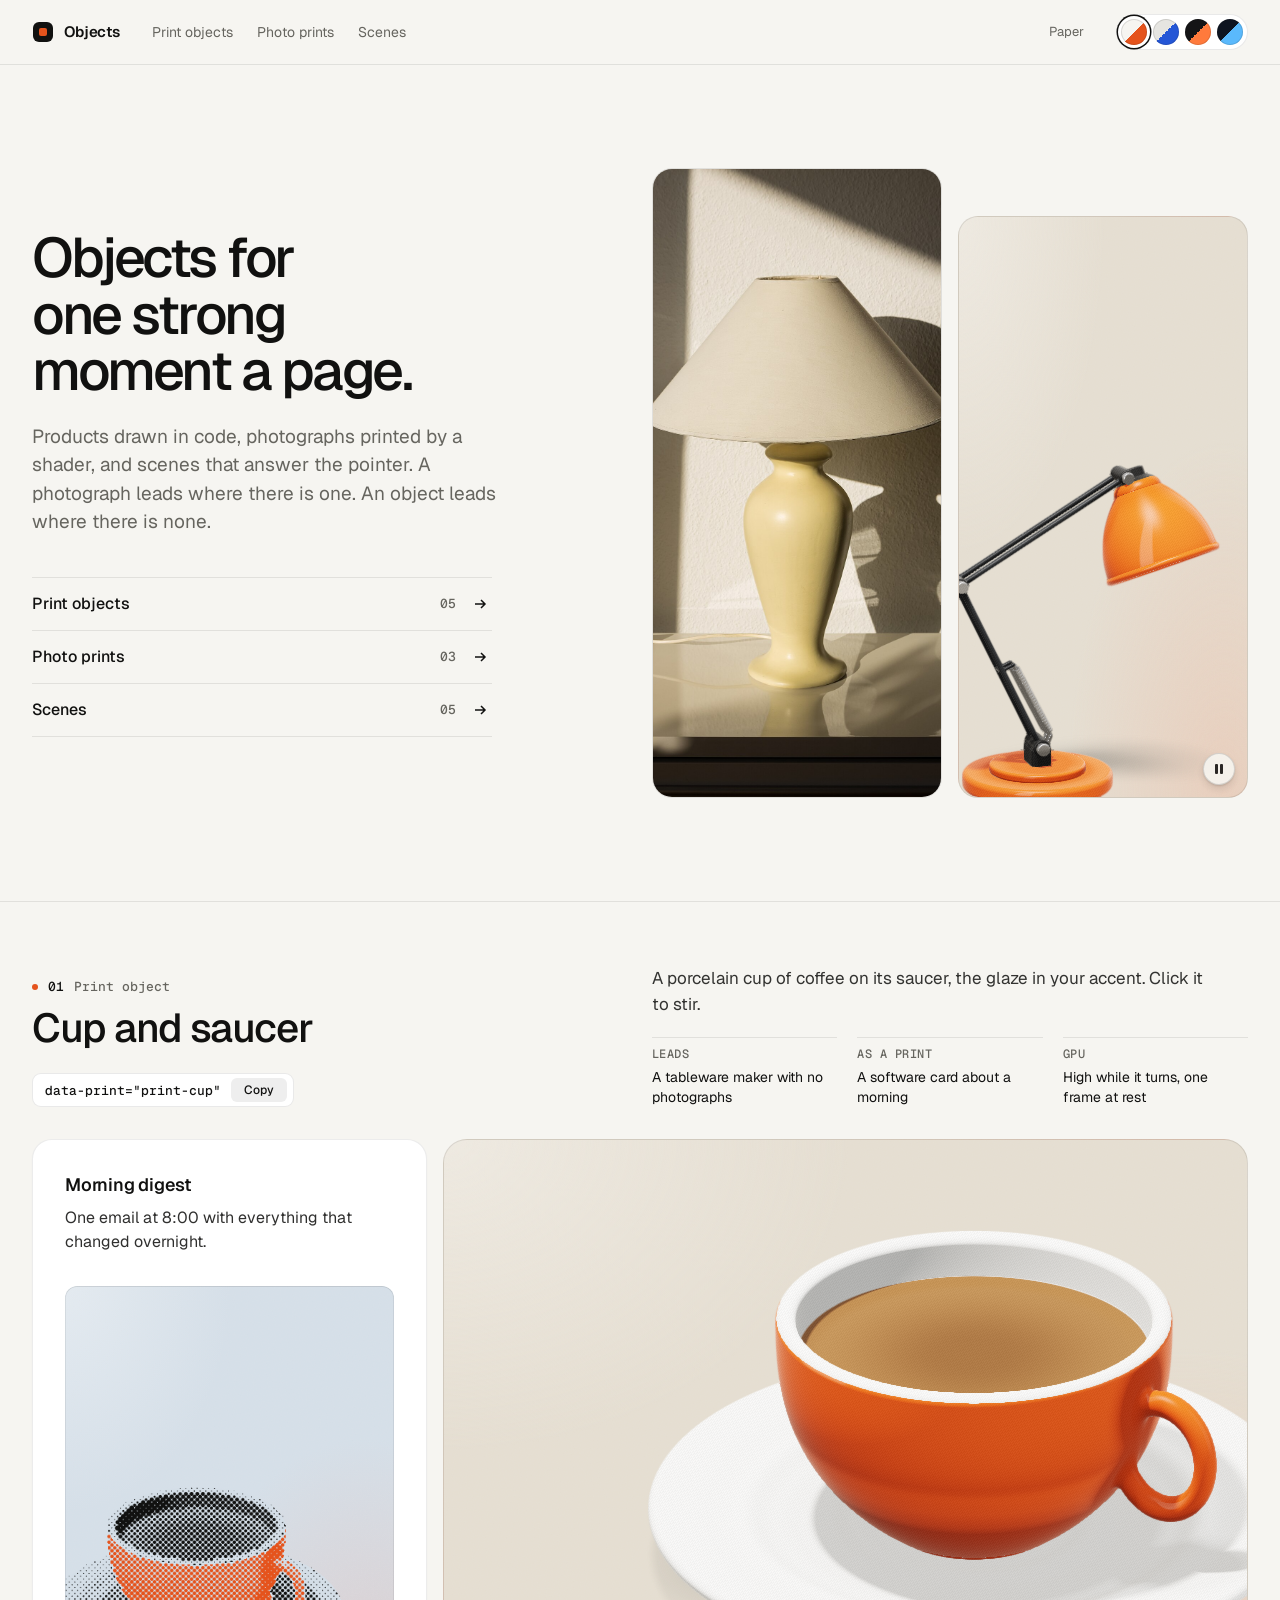
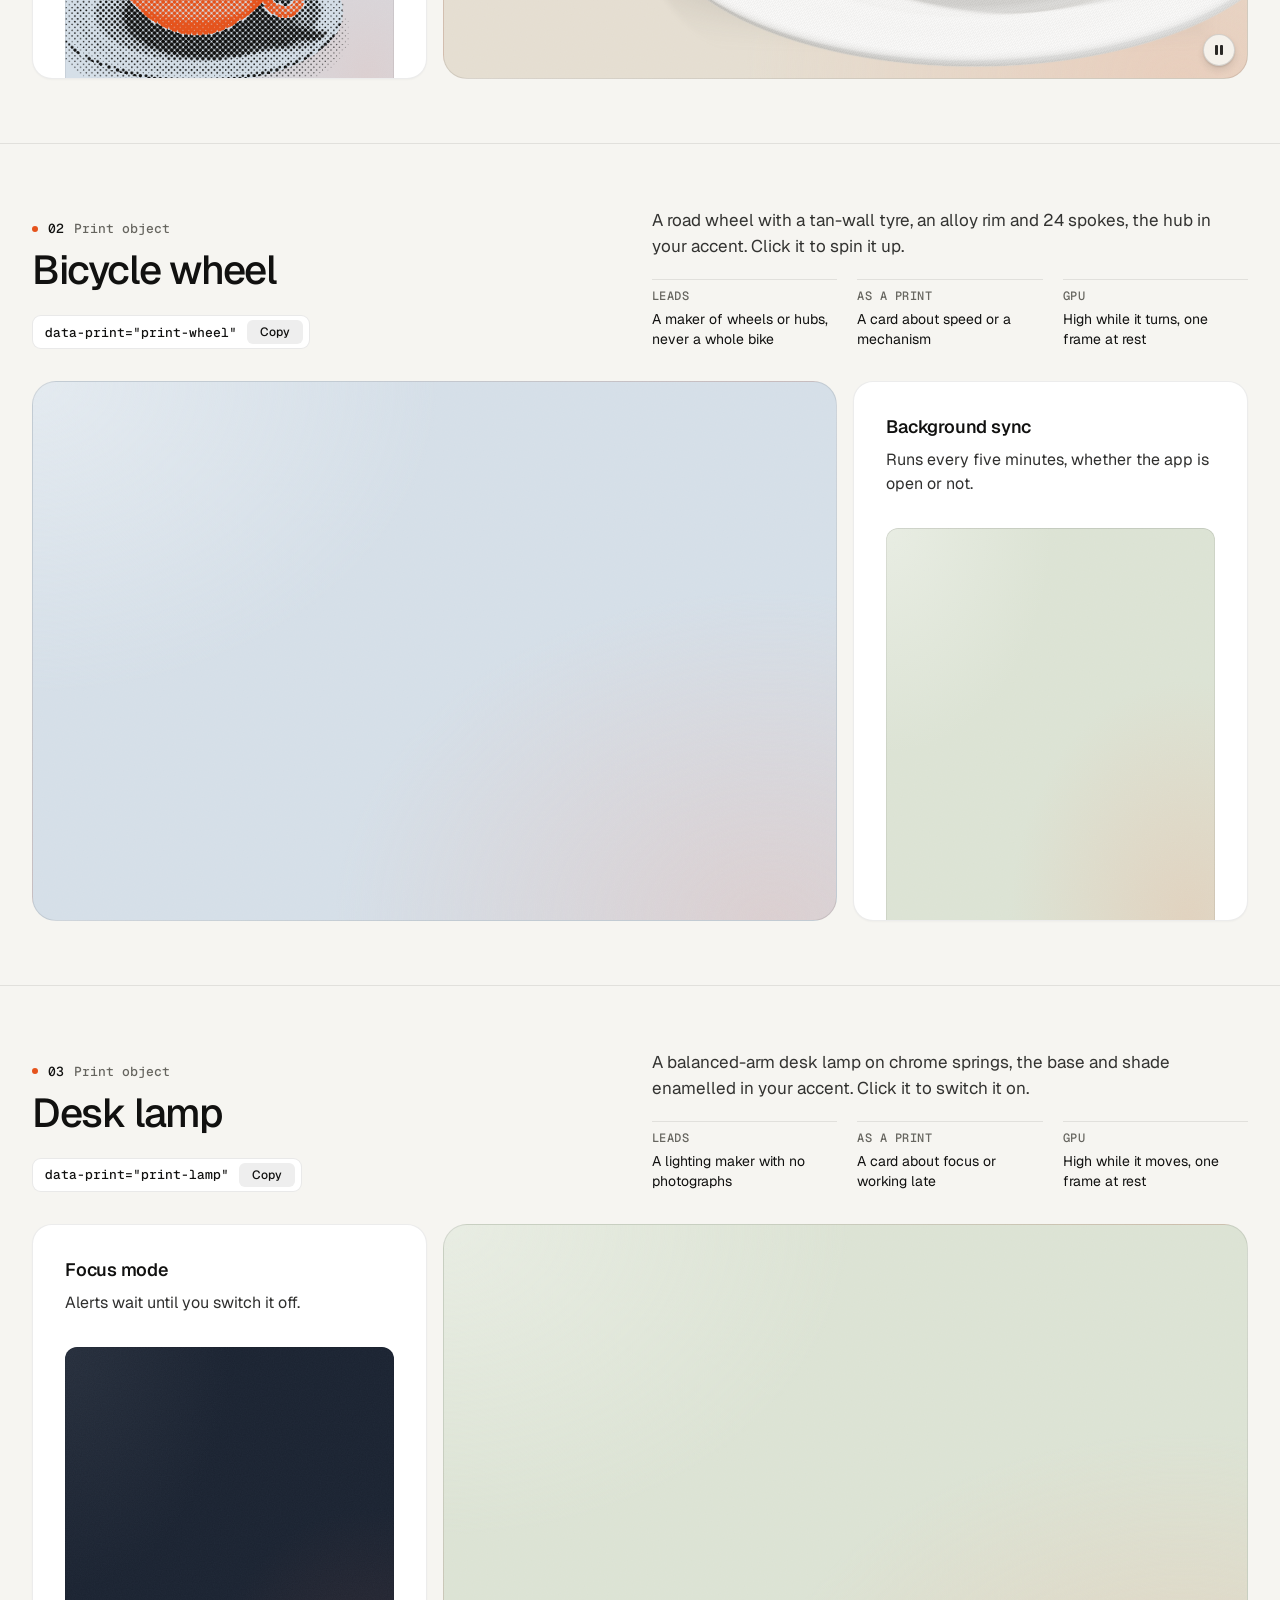
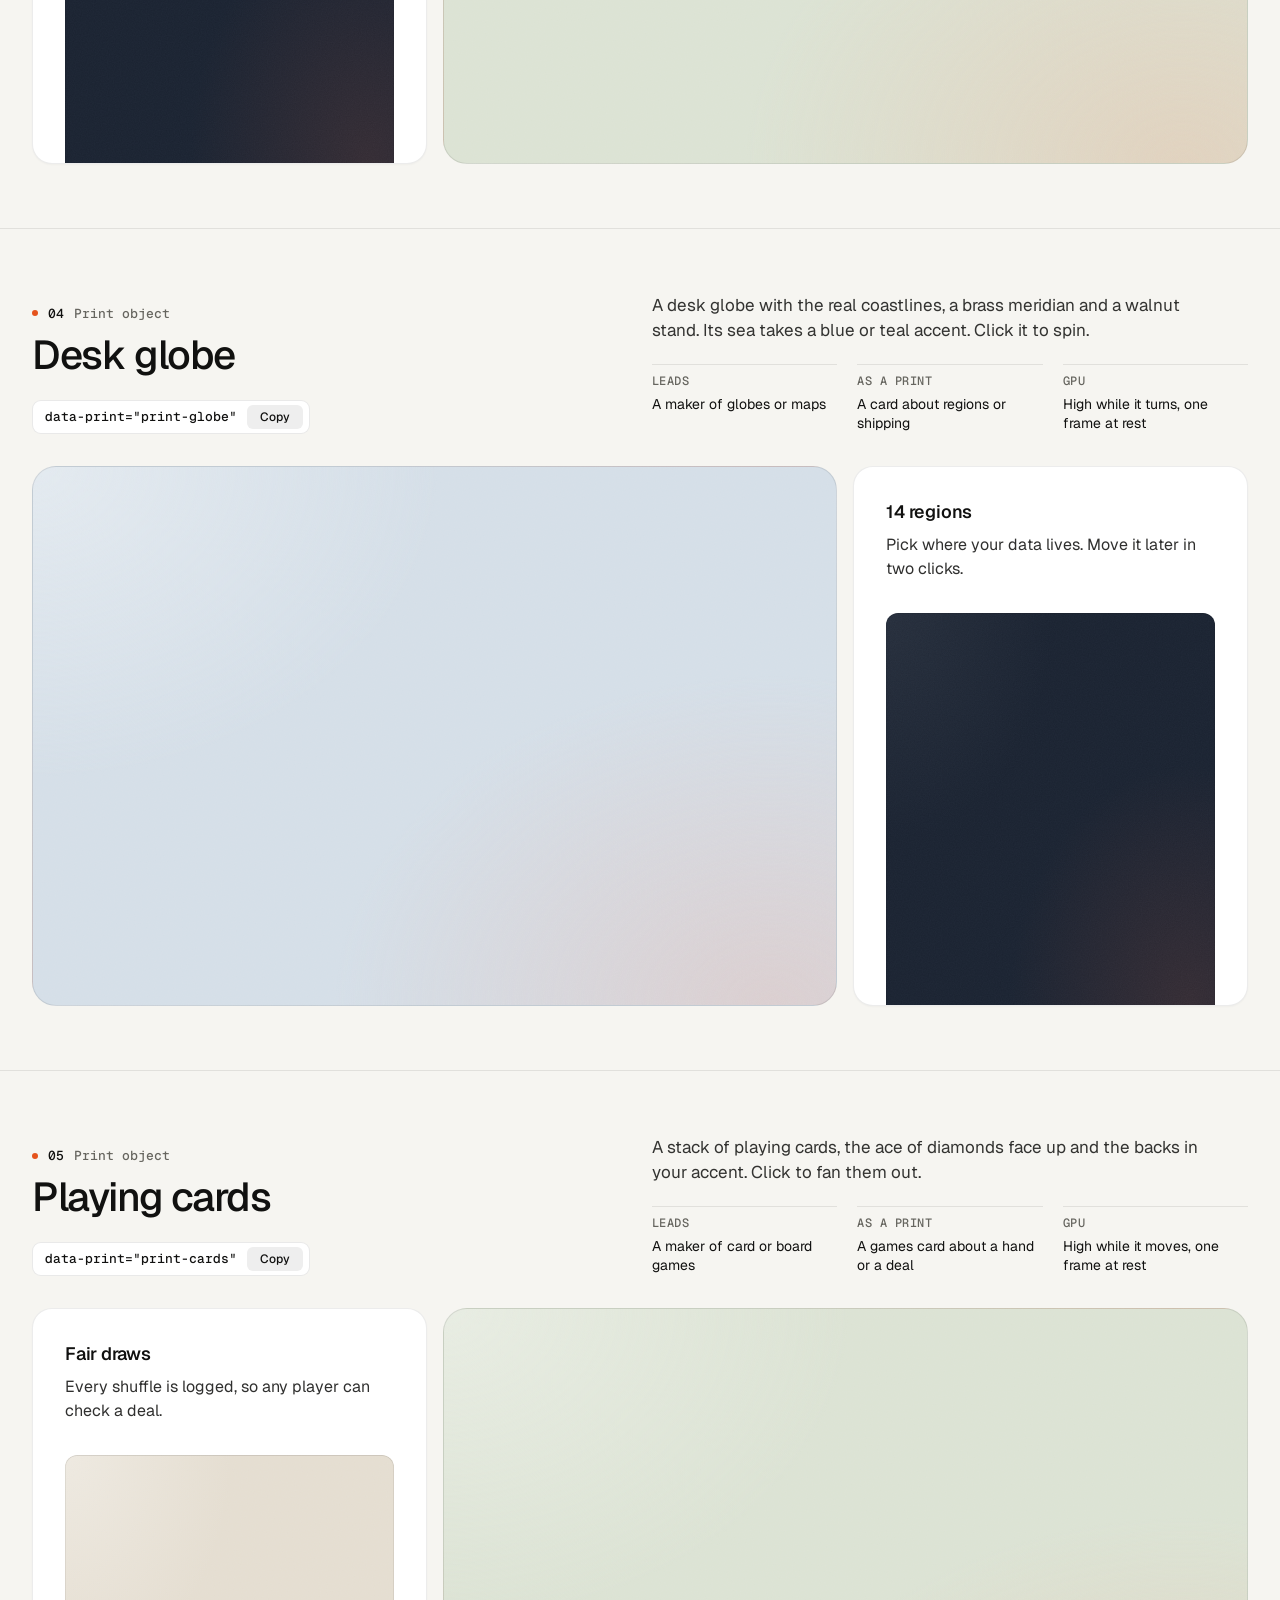
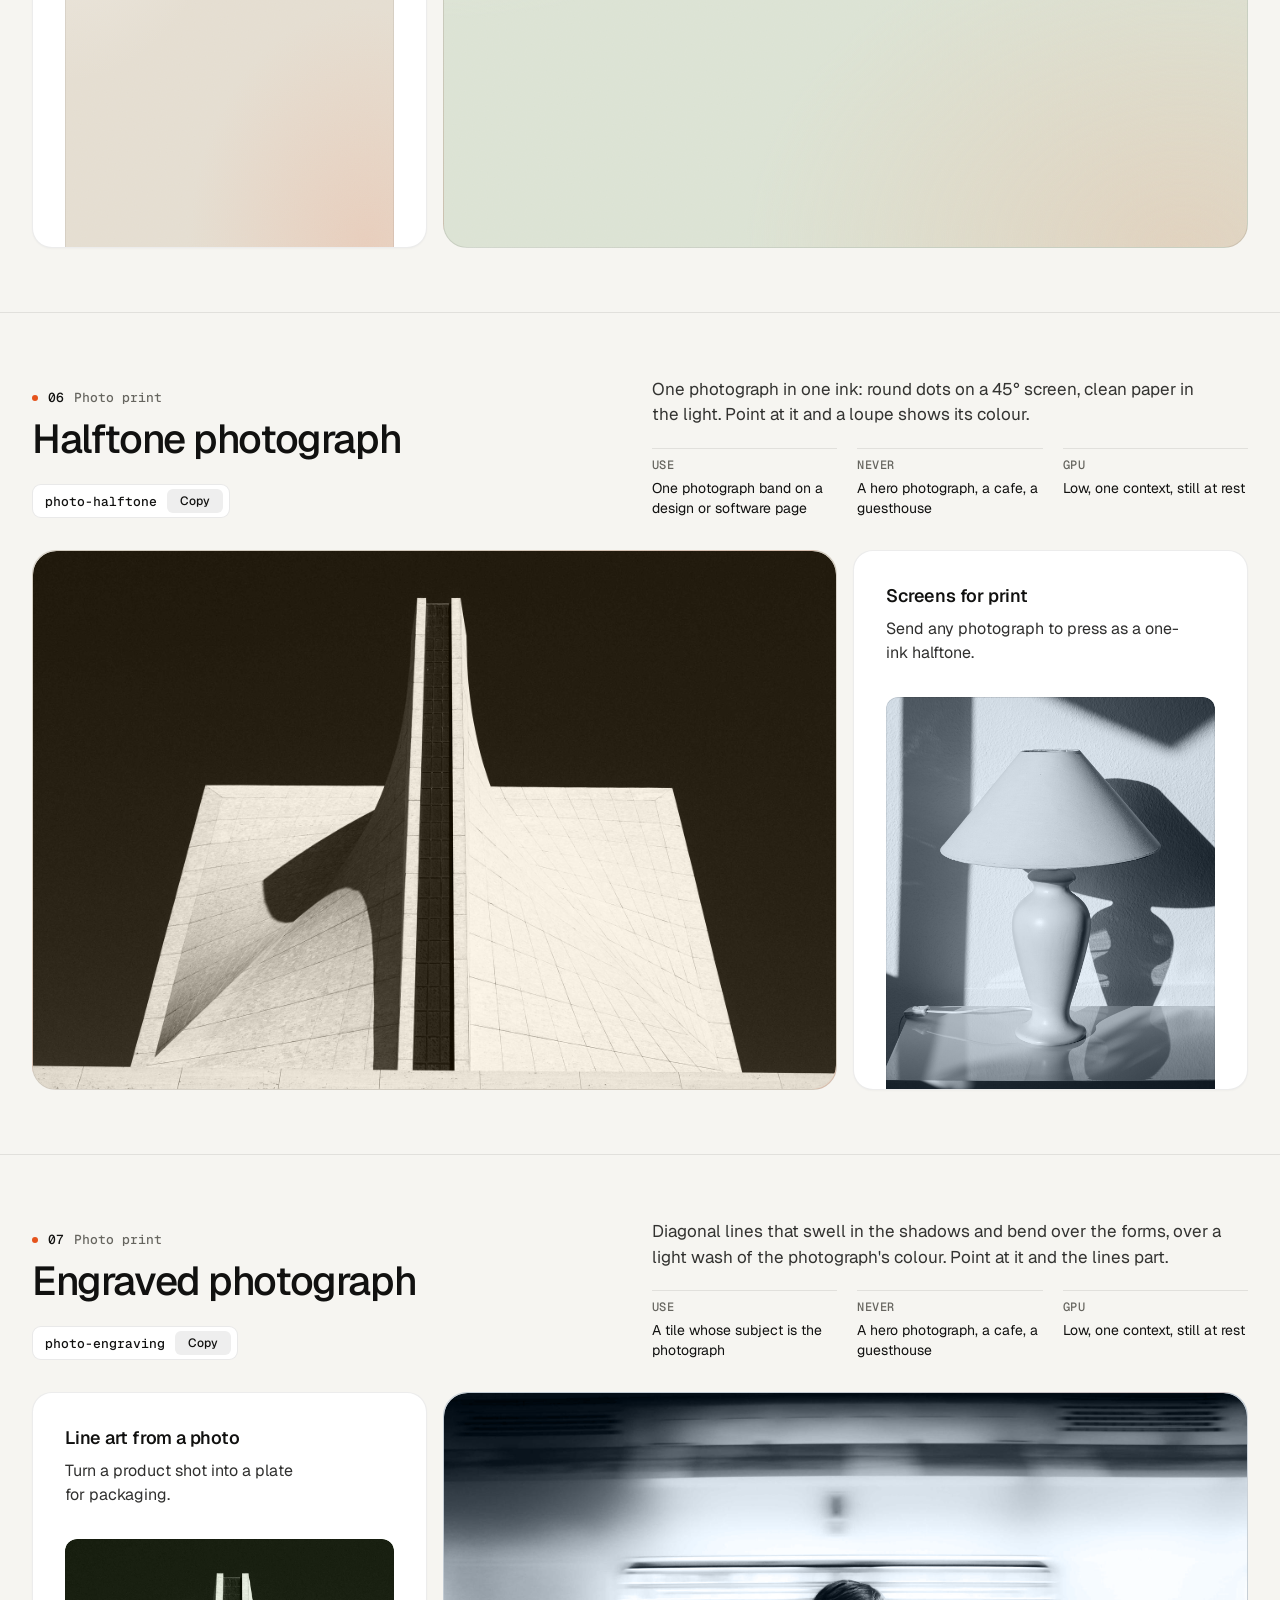
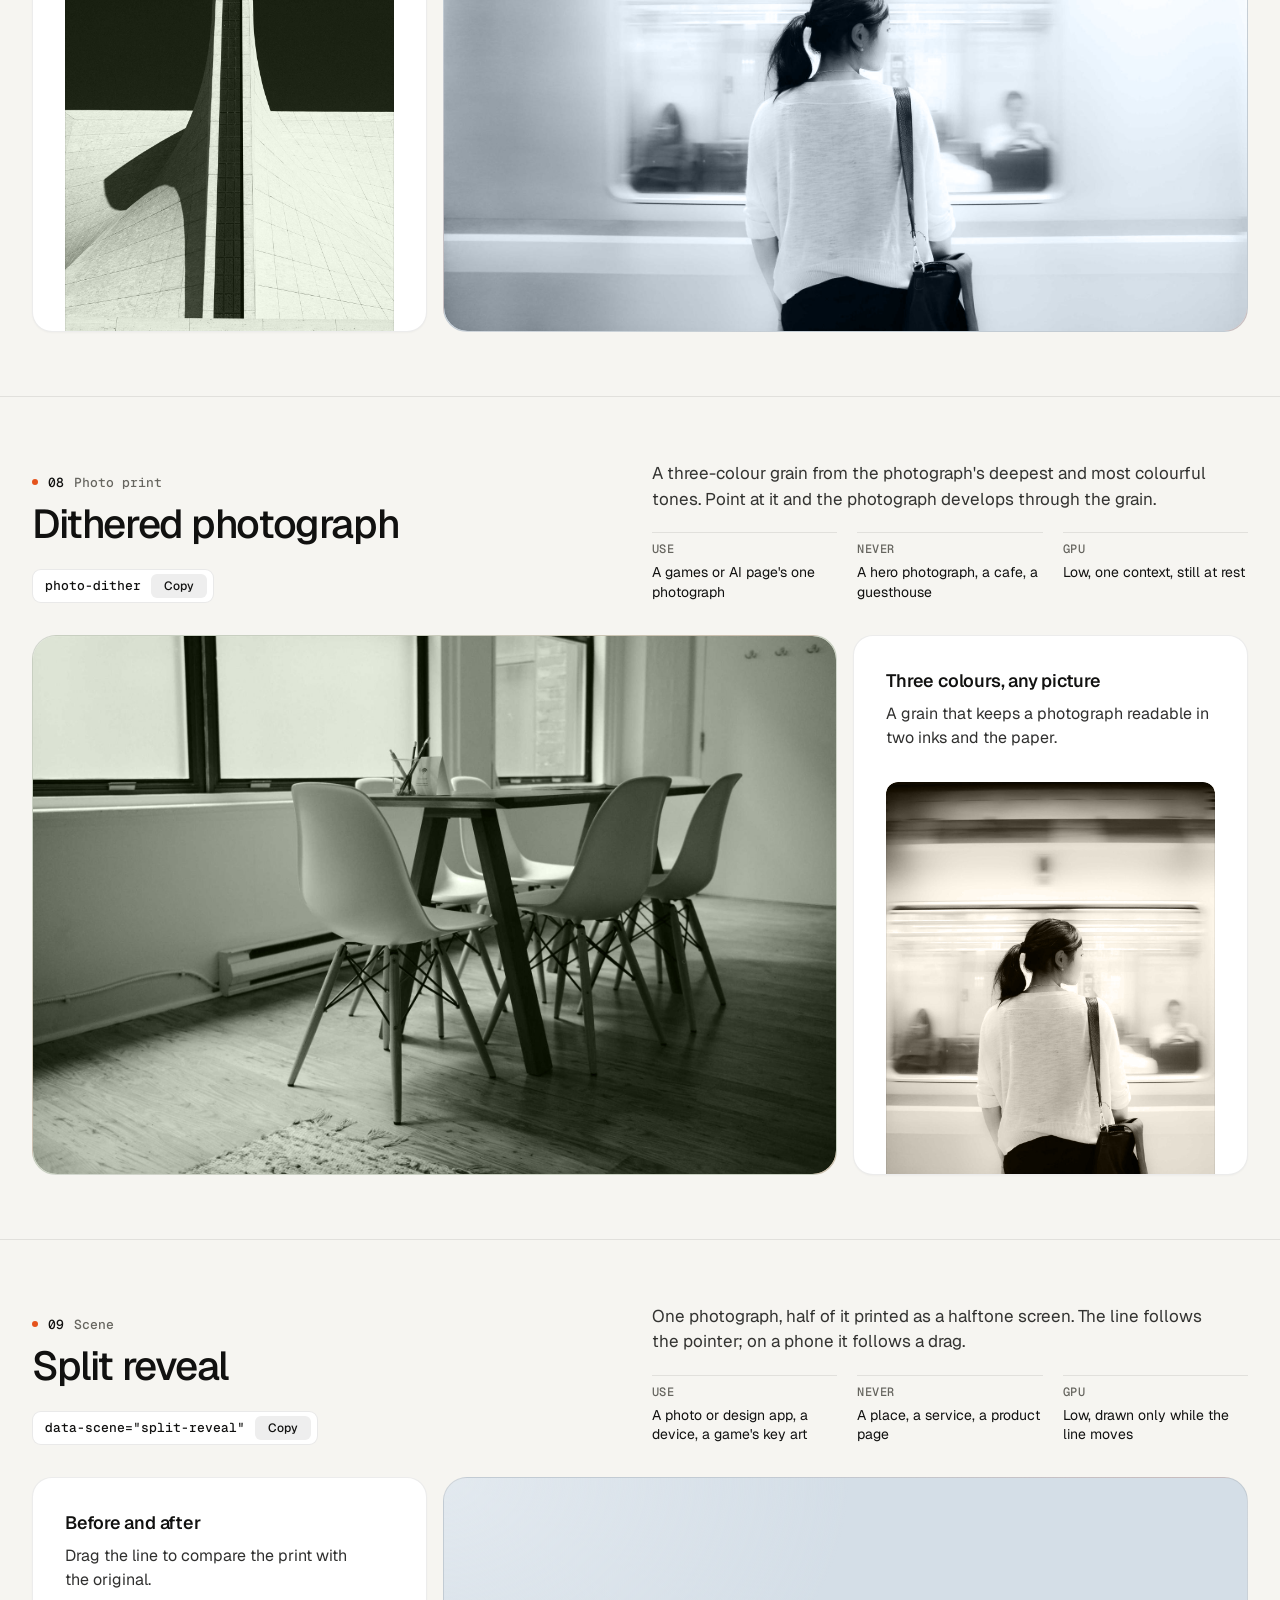
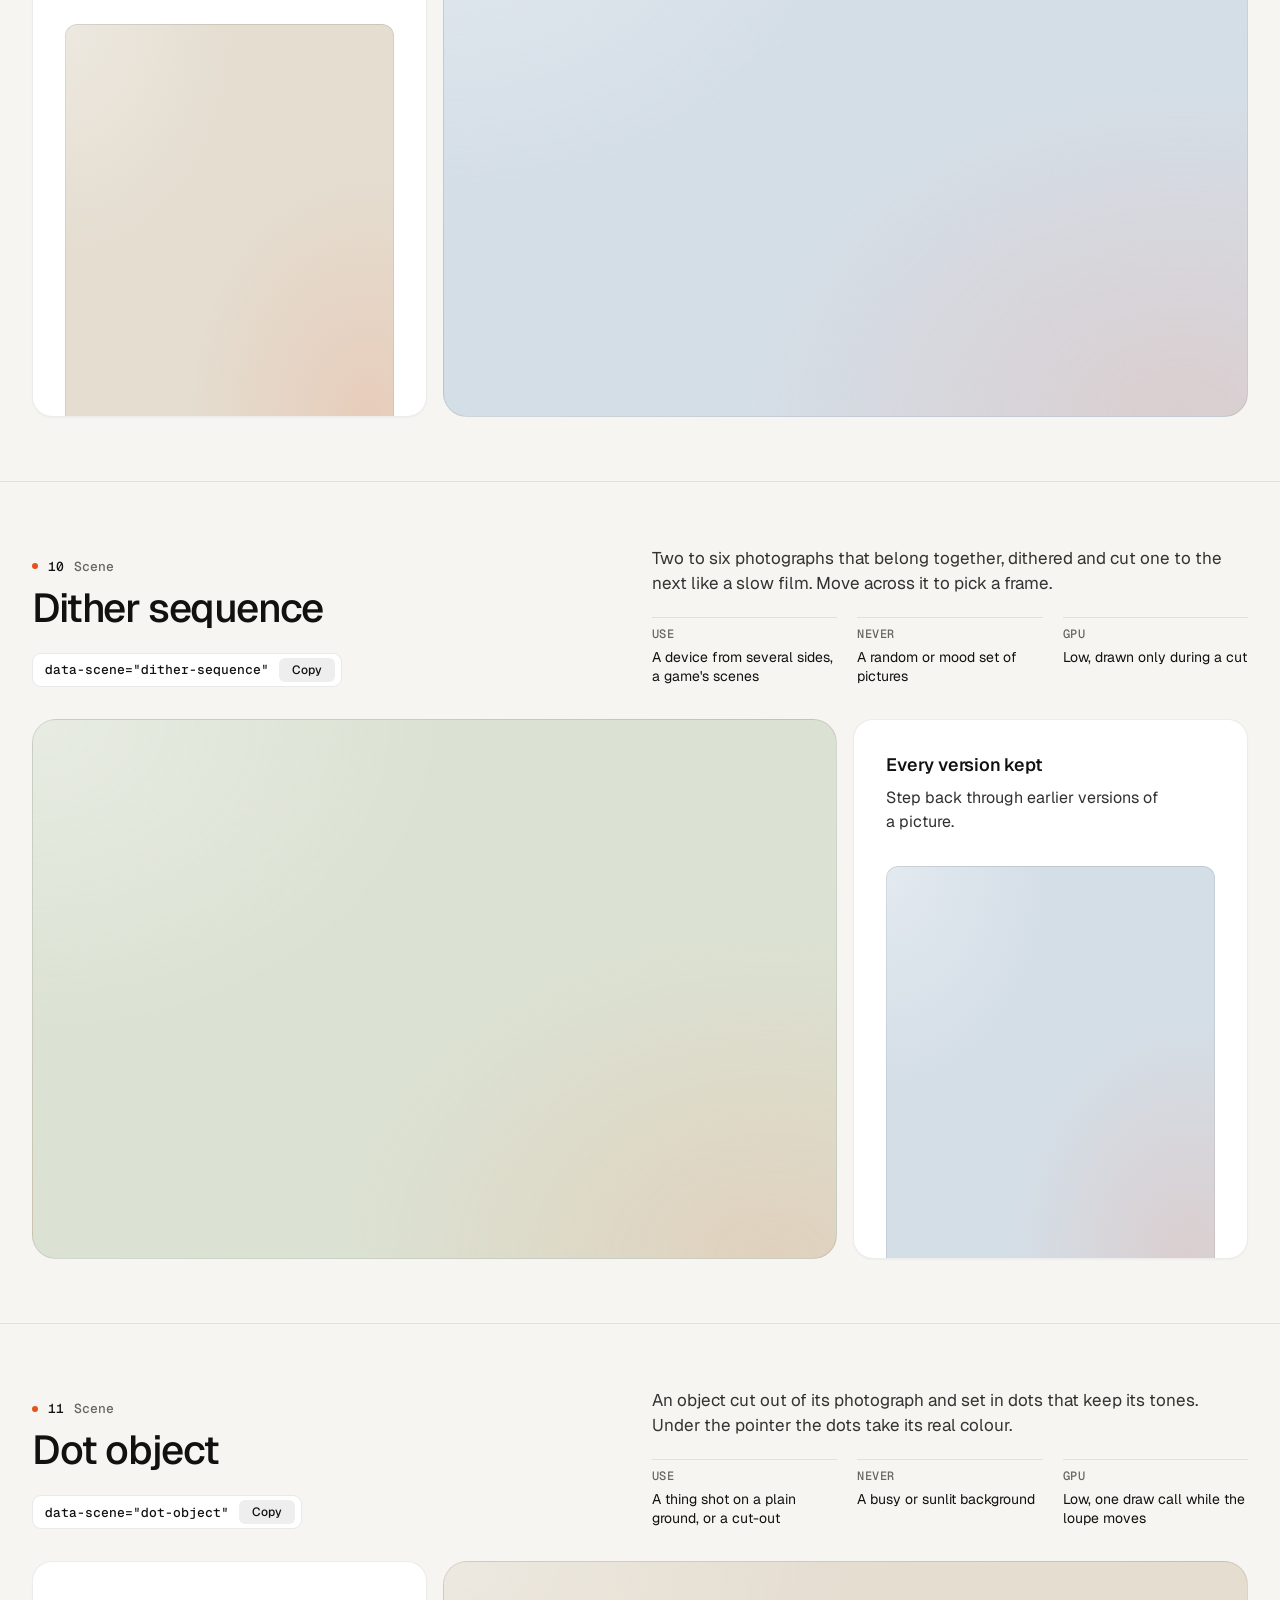
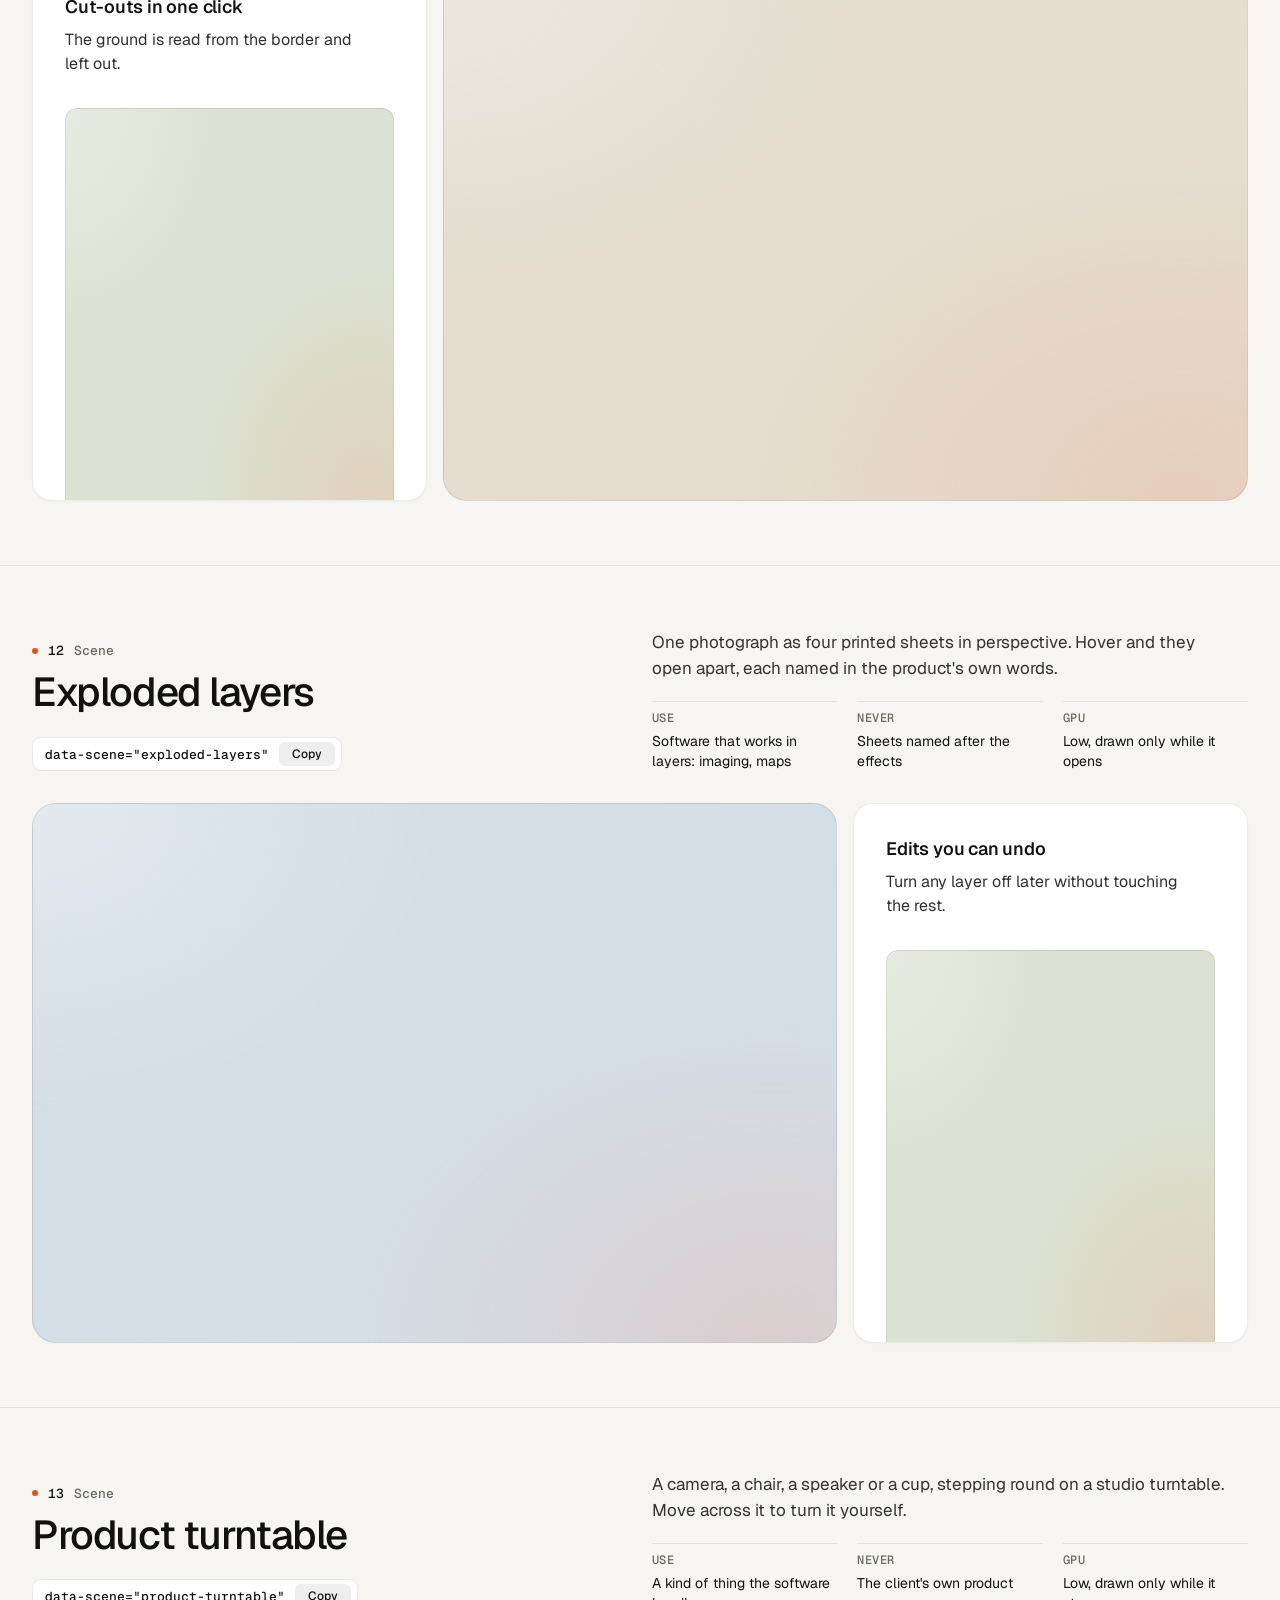
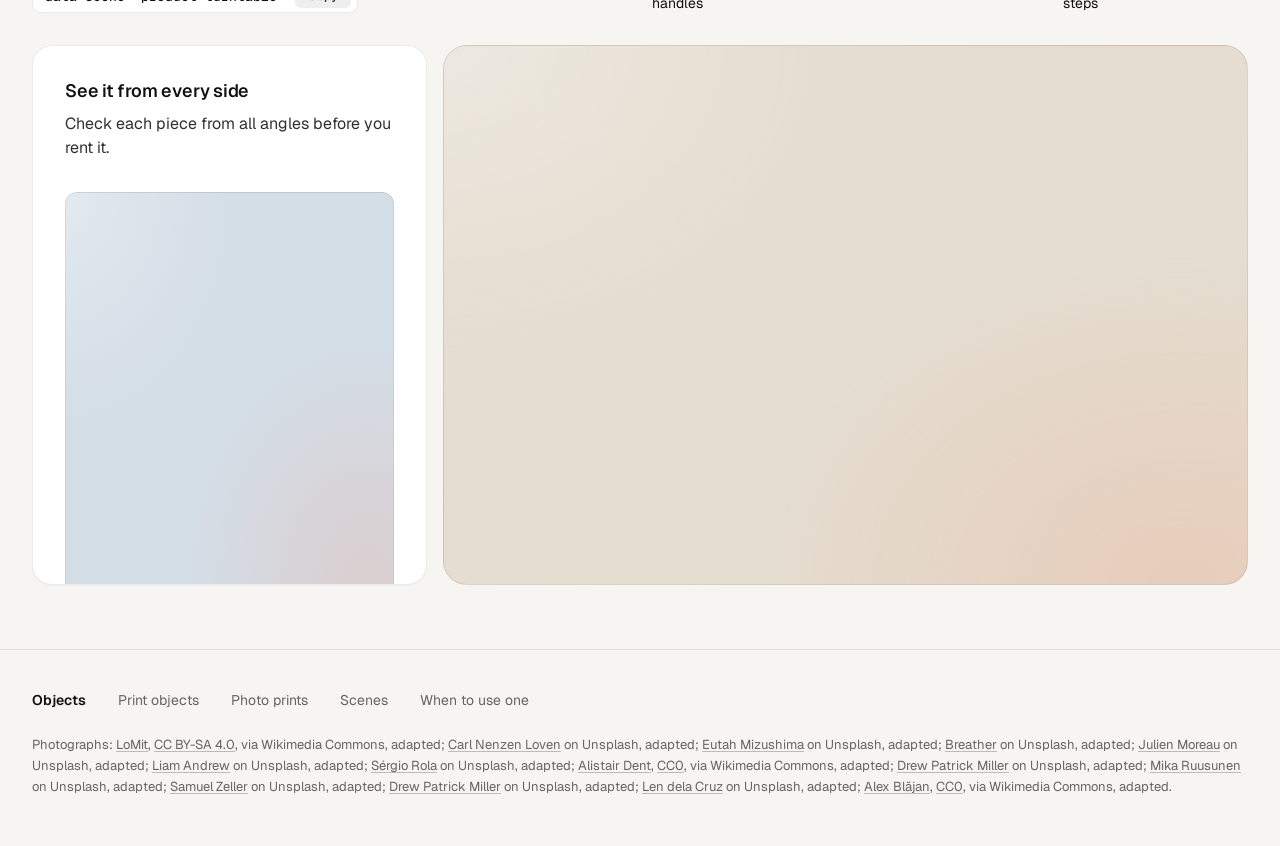
<file: assets/objects/index.html>
<!doctype html>
<html lang="en" data-palette="paper">
<head>
<script>window.__tpGlMax = 16;   /* a gallery shows many live effects at once; a page of a site keeps the default 4 (fx.js) */</script>
<meta charset="utf-8">
<meta name="viewport" content="width=device-width, initial-scale=1">
<title>Objects</title>
<meta name="description" content="Thirteen objects for one strong moment a page: products drawn in code, photographs printed by a shader, scenes that answer the pointer.">
<link rel="icon" href="data:,">
<link rel="preconnect" href="https://fonts.googleapis.com">
<link rel="preconnect" href="https://fonts.gstatic.com" crossorigin>
<link href="https://fonts.googleapis.com/css2?family=Geist:wght@300..700&family=Geist+Mono:wght@400;500&display=swap" rel="stylesheet">
<link rel="stylesheet" href="../ui/base.css">
<link rel="stylesheet" href="../ui/cards.css">
<style>
  /* palettes: page tokens, four grounds (--g1 sand, --g2 sky, --g3 sage, --g4 deep) and the globe's sea */
  :root {
    --font-text: "Geist", system-ui, sans-serif; --font-mono: "Geist Mono", ui-monospace, monospace;
    --ease: cubic-bezier(.2, .7, .2, 1);
    --gutter: 32px; --max: 1312px;
  }
  [data-palette="paper"] { --bg: #f6f5f1; --card: #ffffff; --surface: #ffffff; --ink: #111110; --muted: #66655f; --accent: #e5531c; --accent-ink: #ffffff;
    --g1: #e4ddd0; --g2: #d4dee7; --g3: #dbe2d3; --g4: #1a2230; --sea: #2f6aa8; --line: rgb(17 17 16 / 0.09); }
  [data-palette="stone"] { --bg: #e6e5e1; --card: #f3f2ef; --surface: #f3f2ef; --ink: #1a1b1d; --muted: #5d5e62; --accent: #2456d6; --accent-ink: #ffffff;
    --g1: #d6d5d0; --g2: #c9d4df; --g3: #dad3c6; --g4: #1d2633; --sea: #2456d6; --line: rgb(26 27 29 / 0.1); }
  [data-palette="graphite"] { --bg: #0b0b0c; --card: #141416; --surface: #141416; --ink: #f2f2ef; --muted: #96979c; --accent: #ff7a3c; --accent-ink: #120c08;
    --g1: #1e1d1b; --g2: #17202a; --g3: #1b201b; --g4: #23262c; --sea: #4f9be0; --line: rgb(242 242 239 / 0.09); }
  [data-palette="night"] { --bg: #070b14; --card: #0e1420; --surface: #0e1420; --ink: #e9edf3; --muted: #8b94a4; --accent: #5ab9fc; --accent-ink: #07101a;
    --g1: #121a29; --g2: #0f2231; --g3: #16202b; --g4: #1b2536; --sea: #5ab9fc; --line: rgb(233 237 243 / 0.09); }

  * { box-sizing: border-box; }
  html { scroll-padding-top: 64px; }
  html, body { margin: 0; }
  body { font-family: var(--font-text); background: var(--bg); color: var(--ink); -webkit-font-smoothing: antialiased; font-size: 16px; line-height: 1.5;
    transition: background-color 320ms var(--ease), color 320ms var(--ease); }
  a { color: inherit; }
  .wrap { max-width: var(--max); margin: 0 auto; padding: 0 var(--gutter); }

  /* ------------------------------------------------ the bar */
  .bar { position: sticky; top: 0; z-index: 30; background: color-mix(in oklab, var(--bg) 84%, transparent); backdrop-filter: blur(16px) saturate(1.2); border-bottom: 1px solid var(--line); }
  .bar__in { height: 64px; display: flex; align-items: center; gap: 32px; }
  .brand { display: inline-flex; align-items: center; gap: 10px; font-weight: 600; font-size: 15px; letter-spacing: -0.01em; text-decoration: none; }
  .brand svg { width: 22px; height: 22px; }
  .brand svg .a { fill: var(--accent); transition: transform 420ms var(--ease); transform-origin: 11px 11px; }
  .brand:hover svg .a { transform: rotate(90deg); }
  .nav { display: flex; gap: 24px; font-size: 14px; }
  .nav a { position: relative; text-decoration: none; color: var(--muted); transition: color 180ms ease; padding: 6px 0; }
  .nav a::after { content: ""; position: absolute; left: 0; right: 0; bottom: 0; height: 1px; background: currentColor; transform: scaleX(0); transform-origin: left; transition: transform 260ms var(--ease); }
  .nav a:hover { color: var(--ink); }
  .nav a:hover::after { transform: scaleX(1); }
  .sp { flex: 1; }
  .swatches { display: flex; align-items: center; gap: 6px; padding: 4px; border-radius: 999px; border: 1px solid var(--line); background: var(--card); }
  .sw { position: relative; width: 26px; height: 26px; border-radius: 50%; border: 0; padding: 0; cursor: pointer; background: linear-gradient(135deg, var(--s-bg) 0 50%, var(--s-ac) 50% 100%);
    box-shadow: inset 0 0 0 1px rgb(0 0 0 / 0.12); transition: transform 200ms var(--ease); }
  .sw::after { content: ""; position: absolute; inset: -3px; border-radius: 50%; box-shadow: 0 0 0 1.5px var(--ink); opacity: 0; transform: scale(0.8); transition: opacity 200ms ease, transform 260ms var(--ease); }
  .sw:hover { transform: scale(1.08); }
  .sw:active { transform: scale(0.94); }
  .sw[aria-pressed="true"]::after { opacity: 1; transform: scale(1); }
  .sw:focus-visible { outline: 2px solid var(--ink); outline-offset: 3px; }
  .sw-label { font-size: 13px; color: var(--muted); min-width: 60px; text-align: right; }

  /* ------------------------------------------------ grounds: a soft lit mesh of the ground's own tone, a fine grain */
  .gr, .card > .panel.gr { --calm-k: 0%; background-color: var(--pg);
    background-image:
      radial-gradient(80% 90% at 92% 100%, color-mix(in oklab, var(--accent) 13%, var(--pg)), transparent 68%),
      radial-gradient(70% 80% at 0% 0%, color-mix(in oklab, var(--lift, #ffffff) var(--lift-k, 34%), var(--pg)), transparent 72%); }
  .gr.dk, [data-palette="graphite"] .gr, [data-palette="night"] .gr { --lift: #ffffff; --lift-k: 6%; }
  .grain { position: absolute; inset: 0; z-index: 0; pointer-events: none; opacity: .32; mix-blend-mode: soft-light; border-radius: inherit;
    background-image: url("data:image/svg+xml;utf8,<svg xmlns='http://www.w3.org/2000/svg' width='160' height='160'><filter id='n'><feTurbulence type='fractalNoise' baseFrequency='.85' numOctaves='2' stitchTiles='stitch'/><feColorMatrix values='0 0 0 0 .5  0 0 0 0 .5  0 0 0 0 .5  0 0 0 .9 0'/></filter><rect width='100%' height='100%' filter='url(%23n)'/></svg>"); }
  .slot { position: absolute; inset: 0; z-index: 1; border-radius: inherit; }
  .slot > .host { position: absolute; inset: 0; border-radius: inherit; overflow: hidden; }

  /* ------------------------------------------------ hero */
  .hero { min-height: calc(100svh - 64px); display: grid; align-items: center; padding: 56px 0; }
  .hero__grid { display: grid; grid-template-columns: repeat(12, minmax(0, 1fr)); gap: 24px; align-items: center; }
  .hero__copy { grid-column: 1 / span 5; }
  .hero h1 { margin: 0; font-size: clamp(44px, 3.4vw + 12px, 72px); line-height: 1.02; letter-spacing: -0.045em; font-weight: 520; text-wrap: balance; }
  .hero__lede { margin: 24px 0 0; font-size: 19px; line-height: 1.5; color: var(--muted); max-width: 40ch; text-wrap: pretty; }
  .index { margin: 40px 0 0; padding: 0; list-style: none; border-top: 1px solid var(--line); max-width: 460px; }
  .index a { display: grid; grid-template-columns: 1fr auto 20px; align-items: center; gap: 16px; padding: 14px 0; border-bottom: 1px solid var(--line); text-decoration: none; font-size: 16px; font-weight: 500; }
  .index a span { font: 500 13px/1 var(--font-mono); color: var(--muted); }
  .index a svg { width: 16px; height: 16px; transition: transform 260ms var(--ease); }
  .index a:hover svg { transform: translateX(4px); }
  .hero__pics { grid-column: 7 / span 6; display: grid; grid-template-columns: 1fr 1fr; gap: 16px; height: min(70svh, 660px); min-height: 440px; }
  .pic { position: relative; overflow: clip; border-radius: 20px; border: 1px solid var(--line); isolation: isolate; }
  .pic img { position: absolute; inset: 0; width: 100%; height: 100%; object-fit: cover; object-position: 50% 42%; display: block; }
  .pic--down { margin-top: 48px; }

  /* ------------------------------------------------ an object, one screen */
  .obj { min-height: calc(100svh - 64px); display: grid; align-content: center; padding: 64px 0; border-top: 1px solid var(--line); }
  .obj__head { display: grid; grid-template-columns: repeat(12, minmax(0, 1fr)); gap: 24px; align-items: end; margin-bottom: 32px; }
  .obj__title { grid-column: 1 / span 5; }
  .obj__n { margin: 0 0 14px; font: 500 13px/1 var(--font-mono); color: var(--muted); display: flex; gap: 10px; align-items: center; }
  .obj__n b { color: var(--ink); font-weight: 500; }
  .obj__n i { width: 6px; height: 6px; border-radius: 50%; background: var(--accent); display: inline-block; }
  .obj h2 { margin: 0; font-size: clamp(34px, 1.9vw + 16px, 52px); line-height: 1.04; letter-spacing: -0.035em; font-weight: 520; text-wrap: balance; }
  .obj__about { grid-column: 7 / span 6; }
  .obj__line { margin: 0; font-size: 17px; line-height: 1.5; color: color-mix(in oklab, var(--ink) 82%, var(--bg)); max-width: 52ch; text-wrap: pretty; }
  .facts { display: grid; grid-template-columns: repeat(3, minmax(0, 1fr)); gap: 20px; margin: 20px 0 0; }
  .facts div { border-top: 1px solid var(--line); padding-top: 10px; }
  .facts dt { font: 500 12px/1 var(--font-mono); color: var(--muted); text-transform: uppercase; letter-spacing: .04em; }
  .facts dd { margin: 8px 0 0; font-size: 14px; line-height: 1.4; }
  .copy { margin-top: 24px; display: inline-flex; align-items: center; gap: 10px; height: 34px; padding: 0 6px 0 12px; border-radius: 9px; border: 1px solid var(--line);
    background: var(--card); color: var(--ink); font: 500 13px/1 var(--font-mono); cursor: pointer; transition: border-color 180ms ease, transform 160ms var(--ease); }
  .copy:hover { border-color: color-mix(in oklab, var(--ink) 24%, transparent); }
  .copy:active { transform: scale(0.97); }
  .copy:focus-visible { outline: 2px solid var(--ink); outline-offset: 2px; }
  .copy em { font-style: normal; display: inline-grid; place-items: center; height: 24px; padding: 0 8px; border-radius: 6px; background: color-mix(in oklab, var(--ink) 7%, transparent); font-family: var(--font-text); font-size: 12px; overflow: hidden; }
  .copy em span { grid-area: 1 / 1; transition: transform 260ms var(--ease), opacity 200ms ease; }
  .copy em span + span { transform: translateY(110%); opacity: 0; }
  .copy.done em span:first-child { transform: translateY(-110%); opacity: 0; }
  .copy.done em span + span { transform: none; opacity: 1; }

  .duo { display: grid; grid-template-columns: repeat(12, minmax(0, 1fr)); gap: 16px; height: clamp(400px, calc(100svh - 360px), 600px); }
  .big { grid-column: 1 / span 8; position: relative; overflow: clip; isolation: isolate; border-radius: 24px; border: 1px solid var(--line); }
  .duo .card { grid-column: 9 / span 4; }
  .obj:nth-of-type(even) .big { grid-column: 5 / span 8; grid-row: 1; }
  .obj:nth-of-type(even) .duo .card { grid-column: 1 / span 4; grid-row: 1; }
  .duo .card > .panel { flex: 1 1 auto; min-height: 0; }

  /* ------------------------------------------------ footer */
  .foot { border-top: 1px solid var(--line); padding: 40px 0 48px; font-size: 14px; color: var(--muted); }
  .foot__row { display: flex; flex-wrap: wrap; gap: 12px 32px; align-items: baseline; }
  .foot__row b { color: var(--ink); font-weight: 600; }
  .foot__row a { text-decoration: none; }
  .foot__row a:hover { color: var(--ink); }
  .credits { margin: 24px 0 0; font-size: 13px; line-height: 1.6; color: var(--muted); }
  .credits a { text-decoration: underline; text-decoration-color: color-mix(in oklab, currentColor 40%, transparent); text-underline-offset: 2px; }

  @media (max-width: 1023px) {
    .hero__copy, .hero__pics { grid-column: 1 / -1; }
    .hero__pics { height: auto; min-height: 0; }
    .pic { aspect-ratio: 3 / 4; }
    .obj__title, .obj__about { grid-column: 1 / -1; }
    .duo { height: auto; grid-template-columns: minmax(0, 1fr); }
    .big, .duo .card, .obj:nth-of-type(even) .big, .obj:nth-of-type(even) .duo .card { grid-column: 1 / -1; grid-row: auto; }
    .big { aspect-ratio: 4 / 3; }
    .duo .card > .panel { flex: none; height: 320px; }
  }
  @media (max-width: 760px) {
    :root { --gutter: 16px; }
    .nav, .sw-label { display: none; }
    .hero { padding: 32px 0 40px; }
    .hero__lede { font-size: 17px; }
    .hero__pics { gap: 10px; }
    .pic { border-radius: 16px; }
    .pic--down { margin-top: 28px; }
    .obj { padding: 72px 0; min-height: 0; }
    .obj .wrap { display: flex; flex-direction: column; }
    .obj__head, .obj__about { display: contents; }
    .obj__title { order: 1; margin-bottom: 16px; }
    .obj__line { order: 2; margin-bottom: 28px; }
    .duo { order: 3; }
    .facts { order: 4; margin-top: 28px; }
    .copy, .index { display: none; }
    .facts { grid-template-columns: minmax(0, 1fr); gap: 0; }
    .facts div { display: grid; grid-template-columns: 96px 1fr; gap: 12px; padding: 10px 0; }
    .facts dd { margin: 0; }
    .big { aspect-ratio: 4 / 5; border-radius: 18px; }
    .duo .card > .panel { height: 300px; }
  }
  @media (prefers-reduced-motion: reduce) { *, *::before, *::after { transition-duration: 0ms !important; } }
</style>
</head>
<body>
<header class="bar">
  <div class="wrap bar__in">
    <a class="brand" href="#top" aria-label="Objects, back to the top">
      <svg viewBox="0 0 22 22" aria-hidden="true"><rect x="1" y="1" width="20" height="20" rx="6" fill="currentColor"/><rect class="a" x="7" y="7" width="8" height="8" rx="2"/></svg>
      Objects
    </a>
    <nav class="nav" aria-label="Families">
      <a href="#print-cup">Print objects</a>
      <a href="#photo-halftone">Photo prints</a>
      <a href="#split-reveal">Scenes</a>
    </nav>
    <span class="sp"></span>
    <span class="sw-label" id="sw-label">Paper</span>
    <div class="swatches" role="group" aria-label="Palette">
      <button type="button" class="sw" data-pal="paper" aria-label="Paper" aria-pressed="true" style="--s-bg:#f6f5f1;--s-ac:#e5531c"></button>
      <button type="button" class="sw" data-pal="stone" aria-label="Stone" aria-pressed="false" style="--s-bg:#e6e5e1;--s-ac:#2456d6"></button>
      <button type="button" class="sw" data-pal="graphite" aria-label="Graphite" aria-pressed="false" style="--s-bg:#141416;--s-ac:#ff7a3c"></button>
      <button type="button" class="sw" data-pal="night" aria-label="Night" aria-pressed="false" style="--s-bg:#0e1420;--s-ac:#5ab9fc"></button>
    </div>
  </div>
</header>

<main id="top">
  <section class="hero">
    <div class="wrap hero__grid">
      <div class="hero__copy">
        <h1>Objects for one strong moment a page.</h1>
        <p class="hero__lede">Products drawn in code, photographs printed by a shader, and scenes that answer the pointer. A photograph leads where there is one. An object leads where there is none.</p>
        <ul class="index">
          <li><a href="#print-cup">Print objects <span>05</span><svg viewBox="0 0 16 16" fill="none" stroke="currentColor" stroke-width="1.5" aria-hidden="true"><path d="M3 8h10M9 4l4 4-4 4"/></svg></a></li>
          <li><a href="#photo-halftone">Photo prints <span>03</span><svg viewBox="0 0 16 16" fill="none" stroke="currentColor" stroke-width="1.5" aria-hidden="true"><path d="M3 8h10M9 4l4 4-4 4"/></svg></a></li>
          <li><a href="#split-reveal">Scenes <span>05</span><svg viewBox="0 0 16 16" fill="none" stroke="currentColor" stroke-width="1.5" aria-hidden="true"><path d="M3 8h10M9 4l4 4-4 4"/></svg></a></li>
        </ul>
      </div>
      <div class="hero__pics">
        <div class="pic"><img src="photo-kit/photos/lamp.jpg" width="1280" height="1757" alt="Cream ceramic table lamp on a glossy side table in low sun" decoding="async"></div>
        <article class="pic pic--down gr" style="--pg: var(--g1)" aria-label="A balanced-arm desk lamp">
          <div class="grain"></div>
          <div class="slot" data-slot='{"kind":"print","id":"print-lamp","place":"card","ground":"g1","params":{"size":1.06,"x":-0.08,"y":-0.2}}'></div>
        </article>
      </div>
    </div>
  </section>

  <!-- ===================================================== print objects -->
  <section class="obj" id="print-cup">
    <div class="wrap">
      <div class="obj__head">
        <div class="obj__title"><p class="obj__n"><i></i><b>01</b> Print object</p><h2>Cup and saucer</h2>
          <button type="button" class="copy" data-copy='<div data-print="print-cup" data-print-place="card"></div>'>data-print="print-cup"<em><span>Copy</span><span>Copied</span></em></button></div>
        <div class="obj__about">
          <p class="obj__line">A porcelain cup of coffee on its saucer, the glaze in your accent. Click it to stir.</p>
          <dl class="facts"><div><dt>Leads</dt><dd>A tableware maker with no photographs</dd></div><div><dt>As a print</dt><dd>A software card about a morning</dd></div><div><dt>GPU</dt><dd>High while it turns, one frame at rest</dd></div></dl>
        </div>
      </div>
      <div class="duo">
        <article class="big gr" style="--pg: var(--g1)"><div class="grain"></div>
          <div class="slot" data-slot='{"kind":"print","id":"print-cup","place":"hero","ground":"g1","params":{"size":0.96,"x":0.16,"y":-0.04}}'></div></article>
        <article class="card"><h3>Morning digest</h3><p>One email at 8:00 with everything that changed overnight.</p>
          <div class="panel gr" style="--pg: var(--g2)"><div class="grain"></div>
            <div class="slot" data-slot='{"kind":"print","id":"print-cup","place":"card","ground":"g2","params":{"effect":"halftone","turn":0}}'></div></div></article>
      </div>
    </div>
  </section>

  <section class="obj" id="print-wheel">
    <div class="wrap">
      <div class="obj__head">
        <div class="obj__title"><p class="obj__n"><i></i><b>02</b> Print object</p><h2>Bicycle wheel</h2>
          <button type="button" class="copy" data-copy='<div data-print="print-wheel" data-print-place="card"></div>'>data-print="print-wheel"<em><span>Copy</span><span>Copied</span></em></button></div>
        <div class="obj__about">
          <p class="obj__line">A road wheel with a tan-wall tyre, an alloy rim and 24 spokes, the hub in your accent. Click it to spin it up.</p>
          <dl class="facts"><div><dt>Leads</dt><dd>A maker of wheels or hubs, never a whole bike</dd></div><div><dt>As a print</dt><dd>A card about speed or a mechanism</dd></div><div><dt>GPU</dt><dd>High while it turns, one frame at rest</dd></div></dl>
        </div>
      </div>
      <div class="duo">
        <article class="big gr" style="--pg: var(--g2)"><div class="grain"></div>
          <div class="slot" data-slot='{"kind":"print","id":"print-wheel","place":"card","ground":"g2","params":{"size":1.34,"x":-0.08,"y":-0.3}}'></div></article>
        <article class="card"><h3>Background sync</h3><p>Runs every five minutes, whether the app is open or not.</p>
          <div class="panel gr" style="--pg: var(--g3)"><div class="grain"></div>
            <div class="slot" data-slot='{"kind":"print","id":"print-wheel","place":"card","ground":"g3","params":{"effect":"halftone","turn":0}}'></div></div></article>
      </div>
    </div>
  </section>

  <section class="obj" id="print-lamp">
    <div class="wrap">
      <div class="obj__head">
        <div class="obj__title"><p class="obj__n"><i></i><b>03</b> Print object</p><h2>Desk lamp</h2>
          <button type="button" class="copy" data-copy='<div data-print="print-lamp" data-print-place="card"></div>'>data-print="print-lamp"<em><span>Copy</span><span>Copied</span></em></button></div>
        <div class="obj__about">
          <p class="obj__line">A balanced-arm desk lamp on chrome springs, the base and shade enamelled in your accent. Click it to switch it on.</p>
          <dl class="facts"><div><dt>Leads</dt><dd>A lighting maker with no photographs</dd></div><div><dt>As a print</dt><dd>A card about focus or working late</dd></div><div><dt>GPU</dt><dd>High while it moves, one frame at rest</dd></div></dl>
        </div>
      </div>
      <div class="duo">
        <article class="big gr" style="--pg: var(--g3)"><div class="grain"></div>
          <div class="slot" data-slot='{"kind":"print","id":"print-lamp","place":"hero","ground":"g3","params":{"size":0.98,"x":0.14,"y":-0.06,"angle":-24}}'></div></article>
        <article class="card"><h3>Focus mode</h3><p>Alerts wait until you switch it off.</p>
          <div class="panel gr dk" style="--pg: var(--g4)"><div class="grain"></div>
            <div class="slot" data-slot='{"kind":"print","id":"print-lamp","place":"card","ground":"g4","params":{"effect":"dither","step":1,"turn":0}}' aria-label="A desk lamp, switched on"></div></div></article>
      </div>
    </div>
  </section>

  <section class="obj" id="print-globe">
    <div class="wrap">
      <div class="obj__head">
        <div class="obj__title"><p class="obj__n"><i></i><b>04</b> Print object</p><h2>Desk globe</h2>
          <button type="button" class="copy" data-copy='<div data-print="print-globe" data-print-place="card" data-print-params=&apos;{"effect":"engrave"}&apos;></div>'>data-print="print-globe"<em><span>Copy</span><span>Copied</span></em></button></div>
        <div class="obj__about">
          <p class="obj__line">A desk globe with the real coastlines, a brass meridian and a walnut stand. Its sea takes a blue or teal accent. Click it to spin.</p>
          <dl class="facts"><div><dt>Leads</dt><dd>A maker of globes or maps</dd></div><div><dt>As a print</dt><dd>A card about regions or shipping</dd></div><div><dt>GPU</dt><dd>High while it turns, one frame at rest</dd></div></dl>
        </div>
      </div>
      <div class="duo">
        <article class="big gr" style="--pg: var(--g2)"><div class="grain"></div>
          <div class="slot" data-slot='{"kind":"print","id":"print-globe","place":"card","ground":"g2","sea":true,"params":{"size":1.3,"x":-0.1,"y":-0.3}}'></div></article>
        <article class="card"><h3>14 regions</h3><p>Pick where your data lives. Move it later in two clicks.</p>
          <div class="panel gr dk" style="--pg: var(--g4)"><div class="grain"></div>
            <div class="slot" data-slot='{"kind":"print","id":"print-globe","place":"card","ground":"g4","sea":true,"params":{"effect":"engrave","turn":0}}'></div></div></article>
      </div>
    </div>
  </section>

  <section class="obj" id="print-cards">
    <div class="wrap">
      <div class="obj__head">
        <div class="obj__title"><p class="obj__n"><i></i><b>05</b> Print object</p><h2>Playing cards</h2>
          <button type="button" class="copy" data-copy='<div data-print="print-cards" data-print-place="card"></div>'>data-print="print-cards"<em><span>Copy</span><span>Copied</span></em></button></div>
        <div class="obj__about">
          <p class="obj__line">A stack of playing cards, the ace of diamonds face up and the backs in your accent. Click to fan them out.</p>
          <dl class="facts"><div><dt>Leads</dt><dd>A maker of card or board games</dd></div><div><dt>As a print</dt><dd>A games card about a hand or a deal</dd></div><div><dt>GPU</dt><dd>High while it moves, one frame at rest</dd></div></dl>
        </div>
      </div>
      <div class="duo">
        <article class="big gr" style="--pg: var(--g3)"><div class="grain"></div>
          <div class="slot" data-slot='{"kind":"print","id":"print-cards","place":"hero","ground":"g3","params":{"size":0.98,"x":0.16,"y":-0.04}}'></div></article>
        <article class="card"><h3>Fair draws</h3><p>Every shuffle is logged, so any player can check a deal.</p>
          <div class="panel gr" style="--pg: var(--g1)"><div class="grain"></div>
            <div class="slot" data-slot='{"kind":"print","id":"print-cards","place":"card","ground":"g1","params":{"effect":"halftone","turn":0}}'></div></div></article>
      </div>
    </div>
  </section>

  <!-- ===================================================== photo prints -->
  <section class="obj" id="photo-halftone">
    <div class="wrap">
      <div class="obj__head">
        <div class="obj__title"><p class="obj__n"><i></i><b>06</b> Photo print</p><h2>Halftone photograph</h2>
          <button type="button" class="copy" data-copy="import print from './assets/objects/photo-halftone/object.js'; print.mount(frame, { palette: fx.readPalette(frame) });">photo-halftone<em><span>Copy</span><span>Copied</span></em></button></div>
        <div class="obj__about">
          <p class="obj__line">One photograph in one ink: round dots on a 45° screen, clean paper in the light. Point at it and a loupe shows its colour.</p>
          <dl class="facts"><div><dt>Use</dt><dd>One photograph band on a design or software page</dd></div><div><dt>Never</dt><dd>A hero photograph, a cafe, a guesthouse</dd></div><div><dt>GPU</dt><dd>Low, one context, still at rest</dd></div></dl>
        </div>
      </div>
      <div class="duo">
        <article class="big gr" style="--pg: var(--g1)">
          <div class="slot" data-slot='{"kind":"photo","id":"photo-halftone","ground":"g1","photo":"concrete"}'></div></article>
        <article class="card"><h3>Screens for print</h3><p>Send any photograph to press as a one-ink halftone.</p>
          <div class="panel gr" style="--pg: var(--g2)">
            <div class="slot" data-slot='{"kind":"photo","id":"photo-halftone","ground":"g2","photo":"lamp","params":{"tint":1}}'></div></div></article>
      </div>
    </div>
  </section>

  <section class="obj" id="photo-engraving">
    <div class="wrap">
      <div class="obj__head">
        <div class="obj__title"><p class="obj__n"><i></i><b>07</b> Photo print</p><h2>Engraved photograph</h2>
          <button type="button" class="copy" data-copy="import print from './assets/objects/photo-engraving/object.js'; print.mount(frame, { palette: fx.readPalette(frame) });">photo-engraving<em><span>Copy</span><span>Copied</span></em></button></div>
        <div class="obj__about">
          <p class="obj__line">Diagonal lines that swell in the shadows and bend over the forms, over a light wash of the photograph's colour. Point at it and the lines part.</p>
          <dl class="facts"><div><dt>Use</dt><dd>A tile whose subject is the photograph</dd></div><div><dt>Never</dt><dd>A hero photograph, a cafe, a guesthouse</dd></div><div><dt>GPU</dt><dd>Low, one context, still at rest</dd></div></dl>
        </div>
      </div>
      <div class="duo">
        <article class="big gr" style="--pg: var(--g2)">
          <div class="slot" data-slot='{"kind":"photo","id":"photo-engraving","ground":"g2","photo":"platform","photoDark":"concrete"}'></div></article>
        <article class="card"><h3>Line art from a photo</h3><p>Turn a product shot into a plate for packaging.</p>
          <div class="panel gr" style="--pg: var(--g3)">
            <div class="slot" data-slot='{"kind":"photo","id":"photo-engraving","ground":"g3","photo":"concrete","photoDark":"room"}'></div></div></article>
      </div>
    </div>
  </section>

  <section class="obj" id="photo-dither">
    <div class="wrap">
      <div class="obj__head">
        <div class="obj__title"><p class="obj__n"><i></i><b>08</b> Photo print</p><h2>Dithered photograph</h2>
          <button type="button" class="copy" data-copy="import print from './assets/objects/photo-dither/object.js'; print.mount(frame, { palette: fx.readPalette(frame) });">photo-dither<em><span>Copy</span><span>Copied</span></em></button></div>
        <div class="obj__about">
          <p class="obj__line">A three-colour grain from the photograph's deepest and most colourful tones. Point at it and the photograph develops through the grain.</p>
          <dl class="facts"><div><dt>Use</dt><dd>A games or AI page's one photograph</dd></div><div><dt>Never</dt><dd>A hero photograph, a cafe, a guesthouse</dd></div><div><dt>GPU</dt><dd>Low, one context, still at rest</dd></div></dl>
        </div>
      </div>
      <div class="duo">
        <article class="big gr" style="--pg: var(--g3)">
          <div class="slot" data-slot='{"kind":"photo","id":"photo-dither","ground":"g3","photo":"room"}'></div></article>
        <article class="card"><h3>Three colours, any picture</h3><p>A grain that keeps a photograph readable in two inks and the paper.</p>
          <div class="panel gr" style="--pg: var(--g1)">
            <div class="slot" data-slot='{"kind":"photo","id":"photo-dither","ground":"g1","photo":"platform"}'></div></div></article>
      </div>
    </div>
  </section>

  <!-- ===================================================== scenes -->
  <section class="obj" id="split-reveal">
    <div class="wrap">
      <div class="obj__head">
        <div class="obj__title"><p class="obj__n"><i></i><b>09</b> Scene</p><h2>Split reveal</h2>
          <button type="button" class="copy" data-copy='<div data-scene="split-reveal" data-scene-src="assets/img/photo.jpg"></div>'>data-scene="split-reveal"<em><span>Copy</span><span>Copied</span></em></button></div>
        <div class="obj__about">
          <p class="obj__line">One photograph, half of it printed as a halftone screen. The line follows the pointer; on a phone it follows a drag.</p>
          <dl class="facts"><div><dt>Use</dt><dd>A photo or design app, a device, a game's key art</dd></div><div><dt>Never</dt><dd>A place, a service, a product page</dd></div><div><dt>GPU</dt><dd>Low, drawn only while the line moves</dd></div></dl>
        </div>
      </div>
      <div class="duo">
        <article class="big gr" style="--pg: var(--g2)">
          <div class="slot" data-slot='{"kind":"scene","id":"split-reveal","ground":"g2","src":"default"}'></div></article>
        <article class="card"><h3>Before and after</h3><p>Drag the line to compare the print with the original.</p>
          <div class="panel gr" style="--pg: var(--g1)">
            <div class="slot" data-slot='{"kind":"scene","id":"split-reveal","ground":"g1","src":"roof","params":{"side":"right","split":0.42}}'></div></div></article>
      </div>
    </div>
  </section>

  <section class="obj" id="dither-sequence">
    <div class="wrap">
      <div class="obj__head">
        <div class="obj__title"><p class="obj__n"><i></i><b>10</b> Scene</p><h2>Dither sequence</h2>
          <button type="button" class="copy" data-copy='<div data-scene="dither-sequence" data-scene-src=&apos;[{"src":"a.jpg"},{"src":"b.jpg"}]&apos;></div>'>data-scene="dither-sequence"<em><span>Copy</span><span>Copied</span></em></button></div>
        <div class="obj__about">
          <p class="obj__line">Two to six photographs that belong together, dithered and cut one to the next like a slow film. Move across it to pick a frame.</p>
          <dl class="facts"><div><dt>Use</dt><dd>A device from several sides, a game's scenes</dd></div><div><dt>Never</dt><dd>A random or mood set of pictures</dd></div><div><dt>GPU</dt><dd>Low, drawn only during a cut</dd></div></dl>
        </div>
      </div>
      <div class="duo">
        <article class="big gr" style="--pg: var(--g3)">
          <div class="slot" data-slot='{"kind":"scene","id":"dither-sequence","ground":"g3","src":"default"}'></div></article>
        <article class="card"><h3>Every version kept</h3><p>Step back through earlier versions of a picture.</p>
          <div class="panel gr" style="--pg: var(--g2)">
            <div class="slot" data-slot='{"kind":"scene","id":"dither-sequence","ground":"g2","src":"spirals","params":{"fit":"contain","autoplay":0}}'></div></div></article>
      </div>
    </div>
  </section>

  <section class="obj" id="dot-object">
    <div class="wrap">
      <div class="obj__head">
        <div class="obj__title"><p class="obj__n"><i></i><b>11</b> Scene</p><h2>Dot object</h2>
          <button type="button" class="copy" data-copy='<div data-scene="dot-object" data-scene-src="assets/img/object-on-white.jpg"></div>'>data-scene="dot-object"<em><span>Copy</span><span>Copied</span></em></button></div>
        <div class="obj__about">
          <p class="obj__line">An object cut out of its photograph and set in dots that keep its tones. Under the pointer the dots take its real colour.</p>
          <dl class="facts"><div><dt>Use</dt><dd>A thing shot on a plain ground, or a cut-out</dd></div><div><dt>Never</dt><dd>A busy or sunlit background</dd></div><div><dt>GPU</dt><dd>Low, one draw call while the loupe moves</dd></div></dl>
        </div>
      </div>
      <div class="duo">
        <article class="big gr" style="--pg: var(--g1)">
          <div class="slot" data-slot='{"kind":"scene","id":"dot-object","ground":"g1","src":"default"}'></div></article>
        <article class="card"><h3>Cut-outs in one click</h3><p>The ground is read from the border and left out.</p>
          <div class="panel gr" style="--pg: var(--g3)">
            <div class="slot" data-slot='{"kind":"scene","id":"dot-object","ground":"g3","src":"dahlia"}'></div></div></article>
      </div>
    </div>
  </section>

  <section class="obj" id="exploded-layers">
    <div class="wrap">
      <div class="obj__head">
        <div class="obj__title"><p class="obj__n"><i></i><b>12</b> Scene</p><h2>Exploded layers</h2>
          <button type="button" class="copy" data-copy='<div data-scene="exploded-layers" data-scene-src="assets/img/photo.jpg" data-scene-params=&apos;{"names":["Photo","Colour","Light","Depth"]}&apos;></div>'>data-scene="exploded-layers"<em><span>Copy</span><span>Copied</span></em></button></div>
        <div class="obj__about">
          <p class="obj__line">One photograph as four printed sheets in perspective. Hover and they open apart, each named in the product's own words.</p>
          <dl class="facts"><div><dt>Use</dt><dd>Software that works in layers: imaging, maps</dd></div><div><dt>Never</dt><dd>Sheets named after the effects</dd></div><div><dt>GPU</dt><dd>Low, drawn only while it opens</dd></div></dl>
        </div>
      </div>
      <div class="duo">
        <article class="big gr" style="--pg: var(--g2)">
          <div class="slot" data-slot='{"kind":"scene","id":"exploded-layers","ground":"g2","src":"default","params":{"names":["Photo","Colour","Light","Depth"]}}'></div></article>
        <article class="card"><h3>Edits you can undo</h3><p>Turn any layer off later without touching the rest.</p>
          <div class="panel gr" style="--pg: var(--g3)">
            <div class="slot" data-slot='{"kind":"scene","id":"exploded-layers","ground":"g3","src":"lattice"}'></div></div></article>
      </div>
    </div>
  </section>

  <section class="obj" id="product-turntable">
    <div class="wrap">
      <div class="obj__head">
        <div class="obj__title"><p class="obj__n"><i></i><b>13</b> Scene</p><h2>Product turntable</h2>
          <button type="button" class="copy" data-copy='<div data-scene="product-turntable" data-scene-params=&apos;{"form":"chair"}&apos;></div>'>data-scene="product-turntable"<em><span>Copy</span><span>Copied</span></em></button></div>
        <div class="obj__about">
          <p class="obj__line">A camera, a chair, a speaker or a cup, stepping round on a studio turntable. Move across it to turn it yourself.</p>
          <dl class="facts"><div><dt>Use</dt><dd>A kind of thing the software handles</dd></div><div><dt>Never</dt><dd>The client's own product</dd></div><div><dt>GPU</dt><dd>Low, drawn only while it steps</dd></div></dl>
        </div>
      </div>
      <div class="duo">
        <article class="big gr" style="--pg: var(--g1)">
          <div class="slot" data-slot='{"kind":"scene","id":"product-turntable","ground":"g1","params":{"form":"camera"}}' aria-label="A camera on a turntable"></div></article>
        <article class="card"><h3>See it from every side</h3><p>Check each piece from all angles before you rent it.</p>
          <div class="panel gr" style="--pg: var(--g2)">
            <div class="slot" data-slot='{"kind":"scene","id":"product-turntable","ground":"g2","params":{"form":"chair","start":-40,"autoplay":0}}' aria-label="A side chair"></div></div></article>
      </div>
    </div>
  </section>
</main>

<footer class="foot">
  <div class="wrap">
    <div class="foot__row">
      <b>Objects</b>
      <a href="_print-core/README.md">Print objects</a>
      <a href="photo-kit/README.md">Photo prints</a>
      <a href="_scenes/README.md">Scenes</a>
      <a href="../../references/effects-objects.md">When to use one</a>
    </div>
    <p class="credits" id="credits"></p>
  </div>
</footer>

<script type="module">
  /*
    The showcase's own mounting: every [data-slot] mounts when it comes near the screen and is destroyed
    when it leaves, and never more than MAX are mounted at once, so the page holds at most 4 live WebGL
    contexts (each mounted object holds one at most; still print objects hold none).
  */
  import fx from '../effects/fx.js';
  import { creditsLine } from './photo-kit/photo.js';
  import { DEFAULT_PHOTO as SPLIT } from './split-reveal/object.js';
  import { DEFAULT_SEQUENCE } from './dither-sequence/object.js';
  import { DEFAULT_PHOTO as TULIP } from './dot-object/object.js';
  import { DEFAULT_PHOTO as MIXER } from './exploded-layers/object.js';

  const MAX = 4, CAP = { print: 4, photo: 3, scene: 4 };
  const root = document.documentElement;
  const q = new URLSearchParams(location.search);
  const U = 'https://unsplash.com/license', CC0 = 'https://creativecommons.org/publicdomain/zero/1.0/';
  const SRC = {
    roof: { id: 618, ratio: 1.5, alt: 'Curving glass and steel lattice roof in black and white', by: 'Mika Ruusunen', licence: 'Unsplash licence', licenceUrl: U, page: 'https://unsplash.com/photos/ypVM8PnygUo' },
    lattice: { id: 893, ratio: 1.5, alt: 'Curved latticed building facade forming sweeping lines', by: 'Samuel Zeller', licence: 'Unsplash licence', licenceUrl: U, page: 'https://unsplash.com/photos/j0g8taxHZa0' },
    spirals: [
      { id: 949, ratio: 0.66, alt: 'A white spiral atrium under a glass dome, seen from below', by: 'Drew Patrick Miller', licence: 'Unsplash licence', licenceUrl: U, page: 'https://unsplash.com/photos/VLT62-JzddA' },
      { id: 679, ratio: 1, alt: 'Spiralling concrete curves around a small round window', by: 'Len dela Cruz', licence: 'Unsplash licence', licenceUrl: U, page: 'https://unsplash.com/photos/ScEKf8u7y-c' },
    ],
    dahlia: { id: 'commons-minimal-orange-dahlia', source: 'commons', ratio: 1.523, width: 5830, focus: [0.5, 0.5], alt: 'An orange dahlia on a black ground', by: 'Alex Blăjan', licence: 'CC0', licenceUrl: CC0,
      url: 'https://upload.wikimedia.org/wikipedia/commons/5/5e/Minimal_orange_dahlia_%28Unsplash%29.jpg', page: 'https://commons.wikimedia.org/wiki/File:Minimal_orange_dahlia_(Unsplash).jpg' },
  };
  const DEFAULTS = { 'split-reveal': SPLIT, 'dither-sequence': DEFAULT_SEQUENCE, 'dot-object': TULIP, 'exploded-layers': MIXER };
  const lib = await fetch(new URL('./photo-kit/photos.json', import.meta.url)).then(r => r.json()).catch(() => ({ photos: [] }));
  const PHOTOS = Object.fromEntries(lib.photos.map(p => [p.key, p]));

  // ---- palette: the page tokens, a ground's paper and an ink that reads on it
  const tok = n => getComputedStyle(root).getPropertyValue(n).trim();
  const lum = hex => { const h = hex.replace('#', ''); const c = [0, 2, 4].map(i => parseInt(h.slice(i, i + 2), 16) / 255); return 0.2126 * c[0] + 0.7152 * c[1] + 0.0722 * c[2]; };
  function paletteFor(cfg) {
    const bg = tok('--' + (cfg.ground || 'g1')), ink = tok('--ink');
    const light = lum(bg) > 0.4, pageLight = lum(ink) < 0.4;
    const gInk = light ? (pageLight ? ink : '#17181b') : (pageLight ? '#eef0f2' : ink);
    return fx.normalizePalette({ bg, surface: bg, ink: gInk, accent: cfg.sea ? tok('--sea') : tok('--accent'), accentInk: tok('--accent-ink') });
  }

  // ---- mounting
  const slots = [...document.querySelectorAll('[data-slot]')];
  const st = new Map(slots.map(el => [el, { cfg: JSON.parse(el.dataset.slot), near: false, ctrl: null, host: null, busy: false }]));
  const mods = new Map();
  const load = id => { if (!mods.has(id)) mods.set(id, import(`./${id}/object.js`).then(m => m.default)); return mods.get(id); };
  // a photo print may name a darker photograph for the dark palettes (a pale one prints as a light plate there)
  const isDark = () => lum(tok('--bg')) < 0.4;
  const photoKey = cfg => (cfg.photoDark && isDark() ? cfg.photoDark : cfg.photo);
  const srcOf = cfg => {
    if (cfg.kind === 'photo') return new URL('./photo-kit/' + PHOTOS[photoKey(cfg)].file, import.meta.url).href;
    if (!cfg.src) return undefined;
    return cfg.src === 'default' ? DEFAULTS[cfg.id] : SRC[cfg.src];
  };
  // a photo print's slot shows its photograph toned into the ground until the print draws, before it
  // mounts too: never an empty panel, even on a slow device
  function underlay(box, cfg) {
    if (cfg.kind !== 'photo') return;
    const p = PHOTOS[photoKey(cfg)];
    Object.assign(box.style, { backgroundColor: 'var(--pg)', backgroundImage: 'url(' + srcOf(cfg) + ')', backgroundSize: 'cover',
      backgroundPosition: (p.focus[0] * 100) + '% ' + (p.focus[1] * 100) + '%', backgroundBlendMode: 'luminosity' });
  }
  async function mount(el) {
    const s = st.get(el);
    s.busy = true;
    try {
      const obj = await load(s.cfg.id);
      if (!s.want) return;
      const host = document.createElement('div');
      host.className = 'host';
      if (el.hasAttribute('aria-label')) host.setAttribute('aria-label', el.getAttribute('aria-label'));
      el.appendChild(host);
      const cfg = s.cfg, palette = paletteFor(cfg);
      let ctrl;
      if (cfg.kind === 'print') ctrl = obj.mount(host, { place: cfg.place, params: cfg.params || {}, palette });
      else if (cfg.kind === 'photo') {
        const p = PHOTOS[photoKey(cfg)];
        s.photo = photoKey(cfg);
        underlay(host, cfg);
        ctrl = obj.mount(host, { palette, src: srcOf(cfg), params: { focusX: p.focus[0], focusY: p.focus[1], ...(cfg.params || {}) } });
      } else ctrl = obj.mount(host, { palette, src: srcOf(cfg), params: cfg.params || {} });
      s.ctrl = ctrl; s.host = host;
    } catch (e) { console.warn('objects:', s.cfg.id, e); }
    finally { s.busy = false; if (!s.want && s.ctrl) unmount(el); schedule(); }
  }
  function unmount(el) {
    const s = st.get(el);
    if (!s.ctrl) return;
    try { s.ctrl.destroy(); } catch (e) { console.warn(e); }
    s.host?.remove();
    s.ctrl = null; s.host = null;
  }
  let queued = 0;
  function reconcile() {
    queued = 0;
    const mid = innerHeight / 2;
    const dist = el => { const r = el.getBoundingClientRect(); return Math.abs((r.top + r.bottom) / 2 - mid); };
    // the nearest first, at most MAX, and at most CAP of one family (photo-kit warns past 3)
    const near = [], kinds = {};
    for (const el of slots.filter(e => st.get(e).near).sort((a, b) => dist(a) - dist(b))) {
      const k = st.get(el).cfg.kind;
      if (near.length < MAX && (kinds[k] || 0) < CAP[k]) { near.push(el); kinds[k] = (kinds[k] || 0) + 1; }
    }
    const want = new Set(near);
    for (const el of slots) { const s = st.get(el); s.want = want.has(el); if (!s.want && s.ctrl && !s.busy) unmount(el); }
    // never more than MAX mounted (or mounting) at once
    let count = slots.filter(el => { const s = st.get(el); return s.ctrl || s.busy; }).length;
    for (const el of near) { const s = st.get(el); if (!s.ctrl && !s.busy && count < MAX) { count++; mount(el); } }
  }
  const schedule = () => { if (!queued) queued = requestAnimationFrame(reconcile); };
  const io = new IntersectionObserver(es => { for (const e of es) st.get(e.target).near = e.isIntersecting; schedule(); }, { rootMargin: '60% 0px' });
  slots.forEach(el => io.observe(el));
  addEventListener('scroll', schedule, { passive: true });
  addEventListener('resize', schedule, { passive: true });

  // ---- palette switch
  const PAL = ['paper', 'stone', 'graphite', 'night'];
  const label = document.getElementById('sw-label');
  function setPalette(name, save) {
    if (!PAL.includes(name)) name = 'paper';
    root.dataset.palette = name;
    for (const b of document.querySelectorAll('[data-pal]')) b.setAttribute('aria-pressed', String(b.dataset.pal === name));
    label.textContent = name[0].toUpperCase() + name.slice(1);
    for (const [el, s] of st) {
      if (s.ctrl && s.cfg.kind === 'photo' && s.photo !== photoKey(s.cfg)) unmount(el);   // its photograph changes: mount it again
      else if (s.ctrl?.setPalette) s.ctrl.setPalette(paletteFor(s.cfg));
    }
    for (const [el, s] of st) underlay(el, s.cfg);
    schedule();
    if (save) try { localStorage.setItem('objects-palette', name); } catch (_) { /* private window */ }
  }
  let saved = null;
  try { saved = localStorage.getItem('objects-palette'); } catch (_) { /* private window */ }
  setPalette(q.get('palette') || saved || 'paper');
  document.querySelector('.swatches').addEventListener('click', e => { const b = e.target.closest('[data-pal]'); if (b) setPalette(b.dataset.pal, true); });

  // ---- copy a mount snippet
  document.addEventListener('click', async e => {
    const b = e.target.closest('.copy');
    if (!b) return;
    try { await navigator.clipboard.writeText(b.dataset.copy); } catch (_) { /* no clipboard: the button still answers */ }
    b.classList.add('done');
    clearTimeout(b._t); b._t = setTimeout(() => b.classList.remove('done'), 1400);
  });

  // ---- the one credit line
  const pk = ['lamp', 'concrete', 'platform', 'room'].map(k => PHOTOS[k]).filter(Boolean).map(p => ({ ...p, adapted: true }));
  const sc = [SPLIT, ...DEFAULT_SEQUENCE, TULIP, MIXER, SRC.roof, SRC.lattice, ...SRC.spirals, SRC.dahlia]
    .map(p => ({ ...p, source: p.source === 'commons' ? 'Wikimedia Commons' : (p.source || 'Unsplash'), adapted: true }));
  const seen = new Set();
  document.getElementById('credits').innerHTML = creditsLine([...pk, ...sc].filter(p => { const k = p.page || p.by; if (seen.has(k)) return false; seen.add(k); return true; }));

  // fetch every object's module and the photographs while the page is idle, so a panel mounts at once
  const prefetch = () => {
    const ids = [...new Set([...st.values()].map(s => s.cfg.id))];
    let i = 0;
    const next = () => { if (i < ids.length) load(ids[i++]).catch(() => {}).finally(() => setTimeout(next, 80)); };
    next();
    for (const p of Object.values(PHOTOS)) { const im = new Image(); im.decoding = 'async'; im.src = new URL('./photo-kit/' + p.file, import.meta.url).href; }
  };
  (window.requestIdleCallback || ((f) => setTimeout(f, 600)))(prefetch, { timeout: 1500 });

  window.__objects = { st, live: () => [...st.values()].filter(s => s.ctrl).length };
  if (document.fonts) await document.fonts.ready;
  root.dataset.ready = '1';
</script>
</body>
</html>
</file>
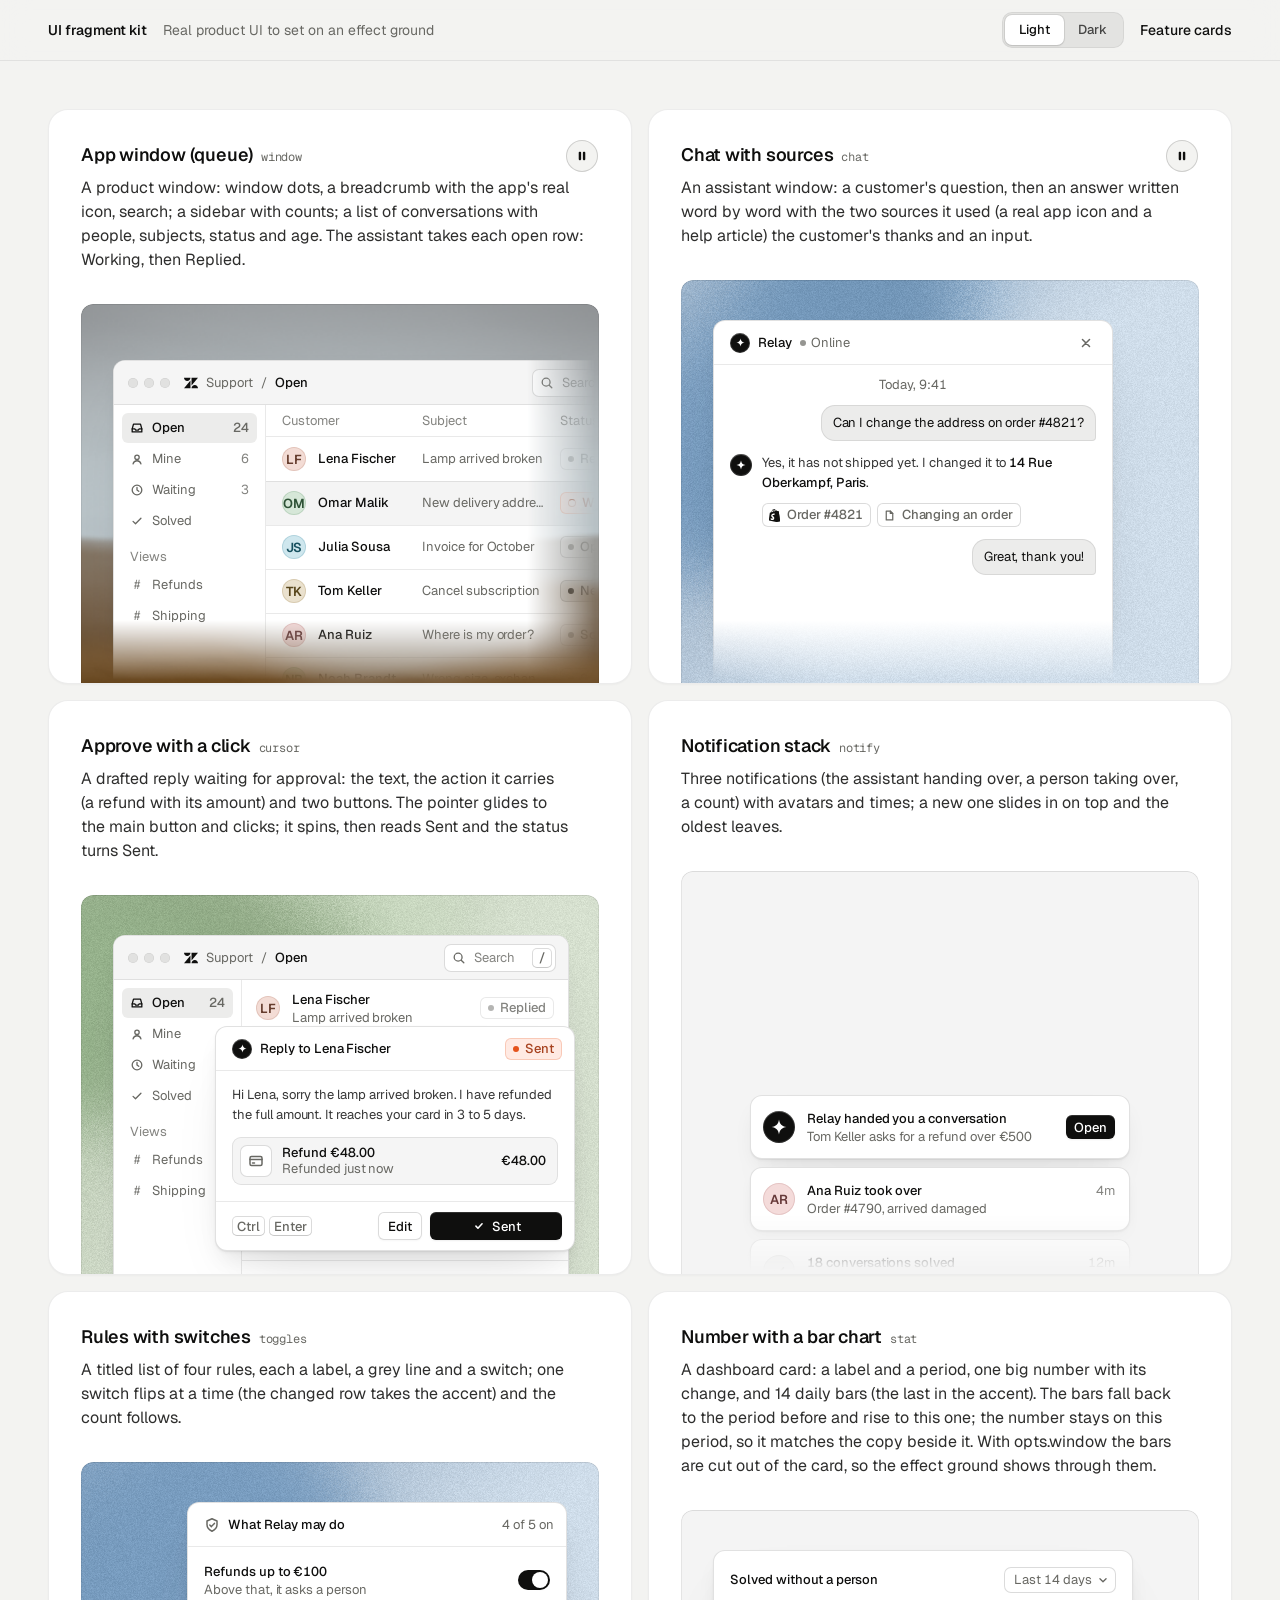
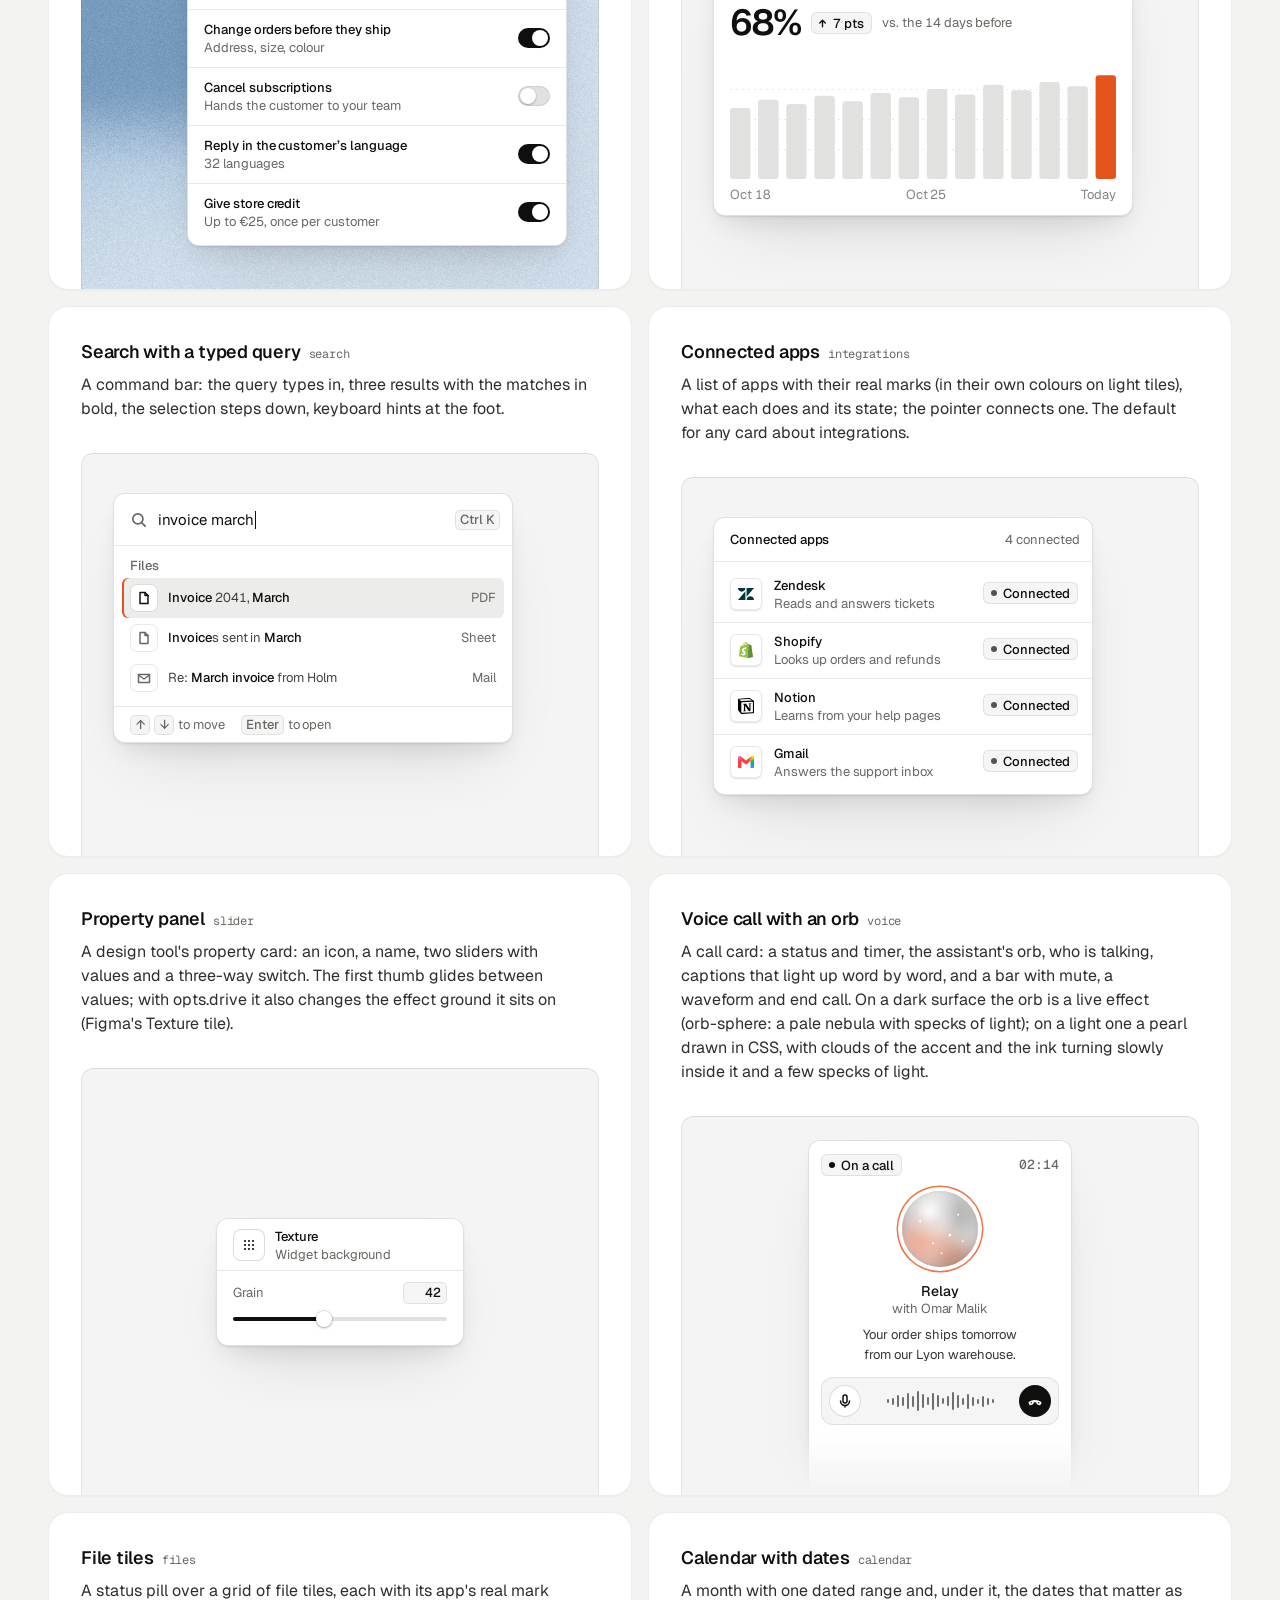
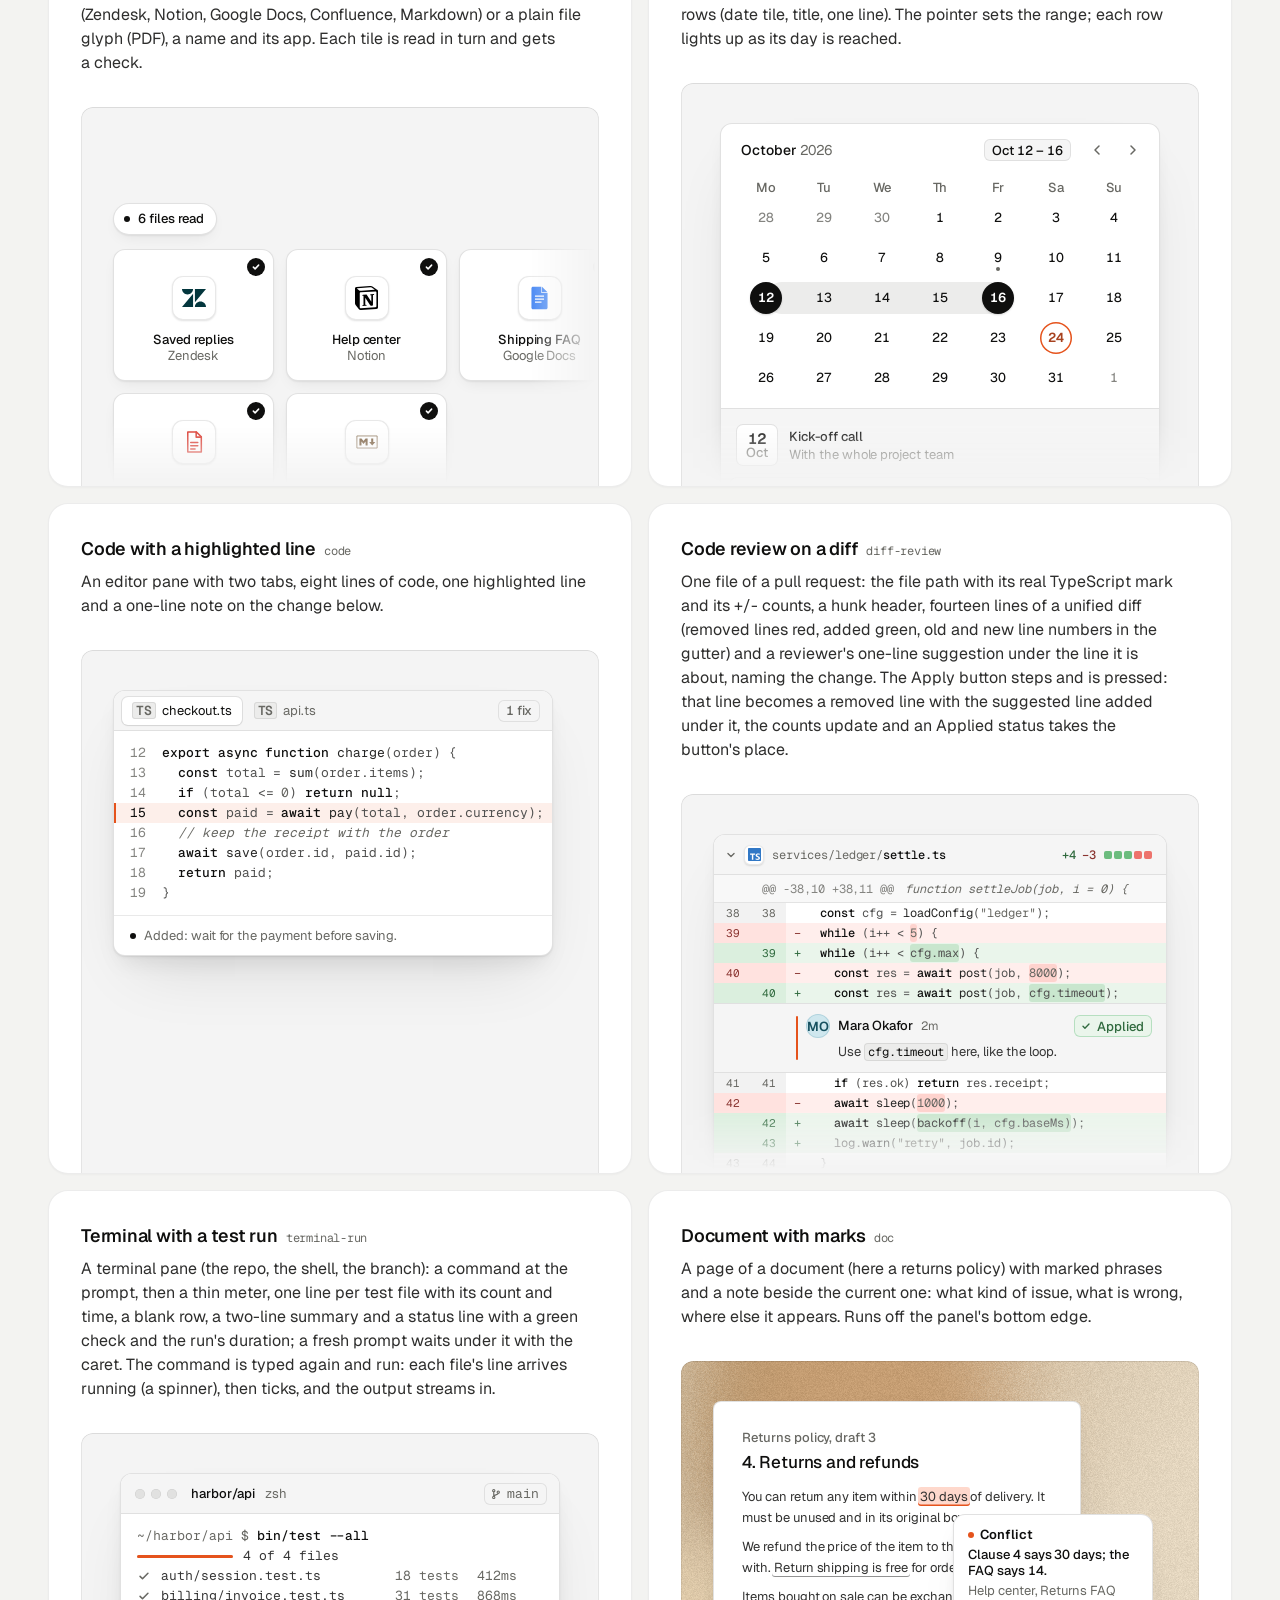
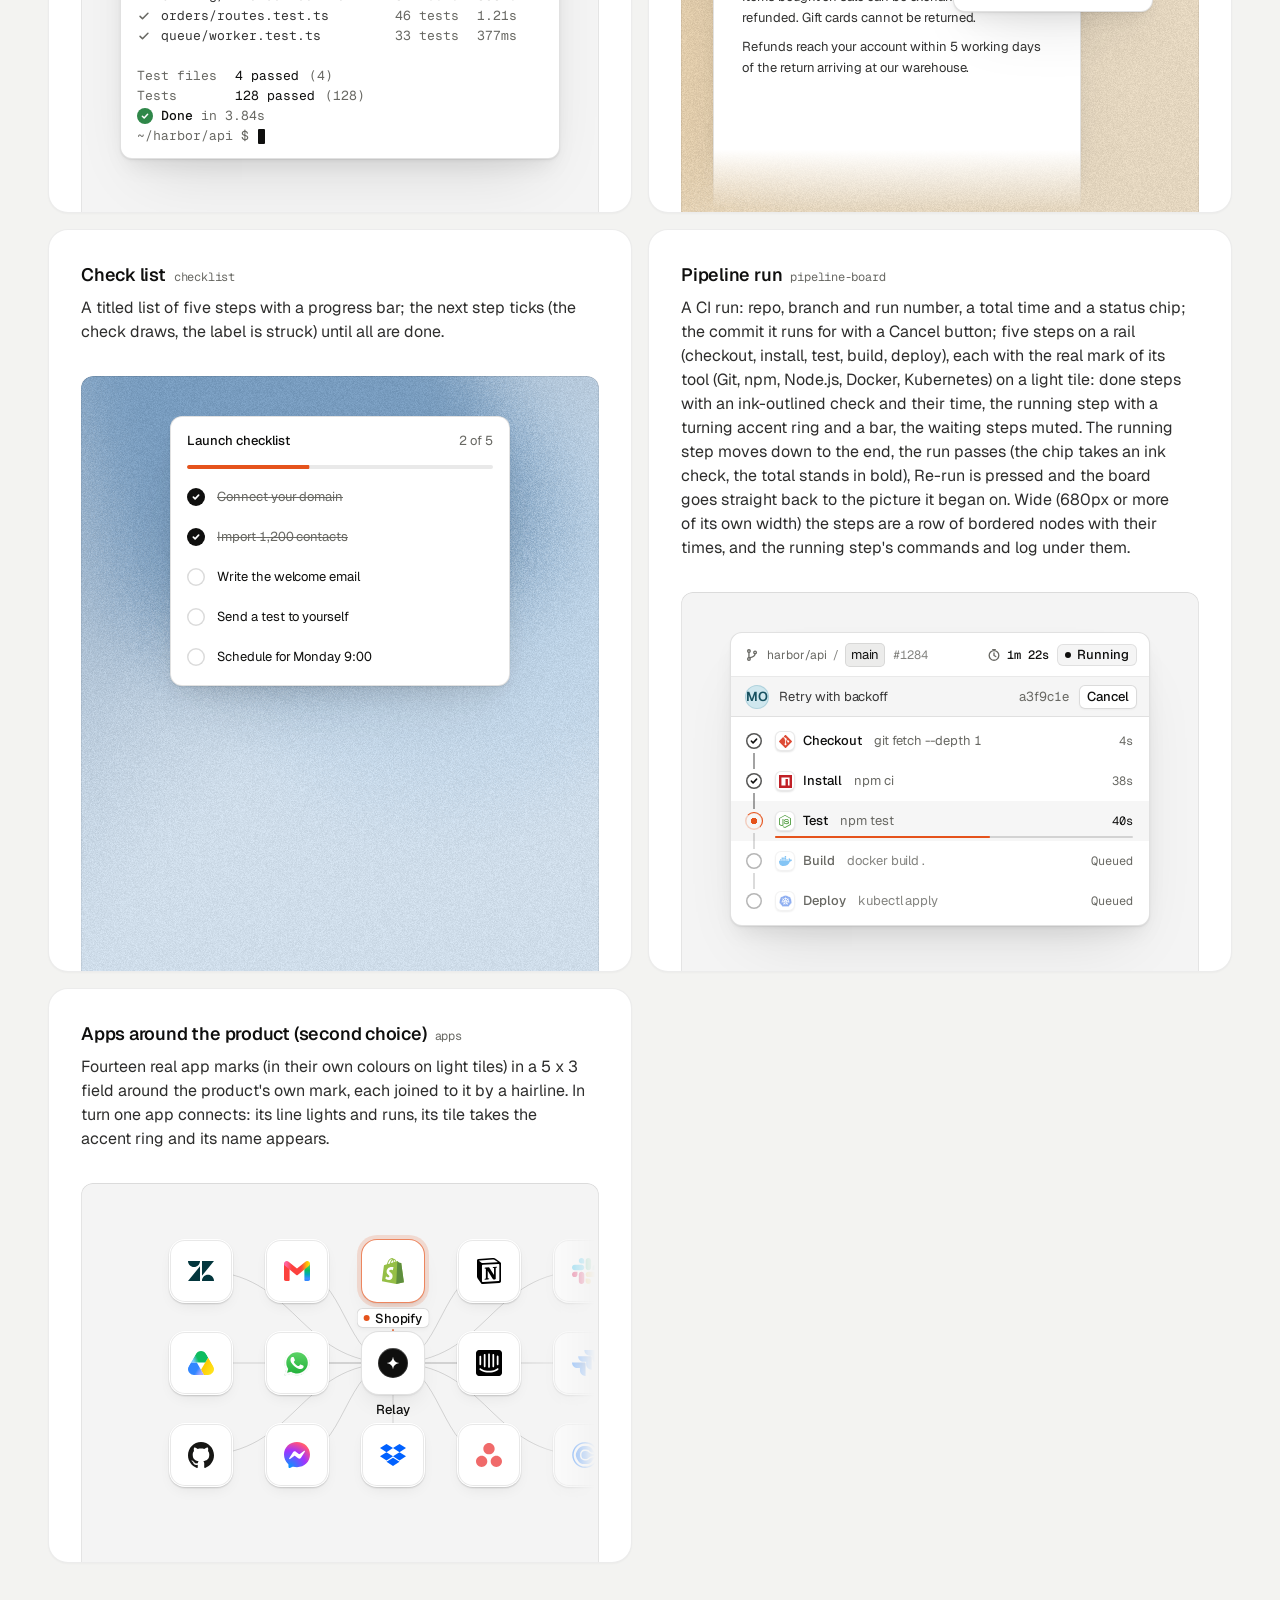
<file: assets/ui/index.html>
<!doctype html>
<html lang="en" data-theme="light">
<head>
<script>window.__tpGlMax = 16;   /* a gallery shows many live effects at once; a page of a site keeps the default 4 (fx.js) */</script>
<meta charset="utf-8">
<meta name="viewport" content="width=device-width, initial-scale=1">
<title>UI fragment kit</title>
<meta name="description" content="Nineteen pieces of real product UI from the taste-skill kit, each on an effect ground in a feature card.">
<link rel="preconnect" href="https://fonts.googleapis.com">
<link rel="preconnect" href="https://fonts.gstatic.com" crossorigin>
<link href="https://fonts.googleapis.com/css2?family=Geist:wght@300..700&family=Geist+Mono:wght@400;500&display=swap" rel="stylesheet">
<link rel="stylesheet" href="base.css">
<link rel="stylesheet" href="cards.css">
<style>
  :root { --font-text: "Geist", system-ui, sans-serif; --font-display: "Geist", system-ui, sans-serif; --font-mono: "Geist Mono", ui-monospace, monospace; }
  [data-theme="light"] { --bg: #f3f3f1; --card: #ffffff; --ink: #0f0f0e; --muted: #686863; --accent: #e5531c; --accent-ink: #ffffff; --g-bg: #e9e8e4; --g-surface: #f6f5f2; --frag: #ffffff; --warm: #c9a679; }
  [data-theme="dark"] { --bg: #070708; --card: #151517; --ink: #f2f2ef; --muted: #8f9094; --accent: #ff7a3c; --accent-ink: #120c08; --g-bg: #0e0e10; --g-surface: #1b1c1f; --frag: #1c1d20; --warm: #9c9689; }
  * { box-sizing: border-box; }
  html, body { margin: 0; }
  body { font-family: var(--font-text); background: var(--bg); color: var(--ink); -webkit-font-smoothing: antialiased; }
  .panel { --fx-bg: var(--g-bg); --fx-surface: var(--g-surface); --fx-ink: var(--ink); --fx-muted: var(--muted); --fx-accent: var(--hue, var(--warm)); --fx-accent-ink: var(--accent-ink); --calm: var(--g-bg); --p-h: 380px; }
  .top { position: sticky; top: 0; z-index: 20; background: color-mix(in oklab, var(--bg) 86%, transparent); backdrop-filter: blur(14px); -webkit-backdrop-filter: blur(14px); border-bottom: 1px solid color-mix(in oklab, var(--ink) 8%, transparent); }
  .top__in { max-width: 1232px; margin: 0 auto; padding: 0 24px; height: 60px; display: flex; align-items: center; gap: 16px; font-size: 14px; line-height: 20px; }
  .top__in strong { font-weight: 560; }
  .top__in > span { color: var(--muted); }
  .sp { flex: 1; }
  .seg { display: inline-flex; padding: 3px; border-radius: 10px; background: color-mix(in oklab, var(--ink) 6%, var(--bg)); box-shadow: inset 0 0 0 1px color-mix(in oklab, var(--ink) 6%, transparent); }
  .seg button { font: inherit; font-size: 13px; font-weight: 500; border: 0; background: none; color: color-mix(in oklab, var(--ink) 72%, var(--bg)); height: 30px; padding: 0 14px; border-radius: 7px; cursor: pointer; }
  .seg button[aria-pressed="true"] { background: var(--card); color: var(--ink); box-shadow: 0 0 0 1px color-mix(in oklab, var(--ink) 8%, transparent), 0 1px 2px rgb(0 0 0 / .1); }
  .top__in a { color: var(--ink); text-decoration: none; font-weight: 500; }
  main { max-width: 1232px; margin: 0 auto; padding: 48px 24px 96px; }
  .grid { display: grid; grid-template-columns: repeat(2, minmax(0, 1fr)); gap: 16px; }
  .card > h3 code { font: 400 12px/16px var(--font-mono); color: var(--muted); margin-left: 8px; }
  @media (max-width: 860px) { .grid { grid-template-columns: minmax(0, 1fr); } }
  @media (max-width: 600px) { main { padding: 24px 16px 64px; } .top__in { padding: 0 16px; } .top__in > span { display: none; } .panel { --p-h: 340px; } }
</style>
</head>
<body>
<header class="top">
  <div class="top__in">
    <strong>UI fragment kit</strong><span>Real product UI to set on an effect ground</span>
    <span class="sp"></span>
    <div class="seg" role="group" aria-label="Theme"><button type="button" data-mode="light" aria-pressed="true">Light</button><button type="button" data-mode="dark" aria-pressed="false">Dark</button></div>
    <a href="cards.html">Feature cards</a>
  </div>
</header>
<main><div class="grid" id="grid"></div></main>

<script type="module">
  import fx from '../effects/fx.js';
  import ui from './ui.js';
  const index = await fetch('index.json').then(r => r.json());
  // where each one sits, as its meta.json says: anchored at a corner or rising from the bottom and cut by
  // the panel's edge, or whole with 24px or more of ground round it; a fade only where an edge cuts it.
  // Only the compact slider sits in the calm middle (Figma's Texture tile); the cursor dialog is shown
  // where it belongs, over the lower-right edge of a window. [class, fade, style, opts]
  const PLACE = {
    window: ['at-corner', 'stage--fade-br', '--ay:56px'],
    chat: ['at-rise to-edge', 'stage--fade-b'],
    cursor: ['at-over', '', '--bx:24px;--by:24px'],
    notify: ['at-rise fit', 'stage--fade-b', '--ay:calc(100% - 180px);--ay-sm:calc(100% - 180px);--fit-max:380px'],
    toggles: ['at-right', ''],
    stat: ['at-corner', ''],
    search: ['at-corner', ''],
    integrations: ['at-corner', ''],
    slider: ['at-center', '', '', '{"compact":true,"drive":{"param":"grain","min":0.15,"max":0.95}}'],
    voice: ['at-rise to-edge fit', 'stage--fade-b', '--ax:max(24px, 50% - 132px);--ay:24px;--fit-max:264px'],
    files: ['at-corner wide', 'stage--fade-br', '--w:680px;--ay:96px'],
    calendar: ['at-rise fit', 'stage--fade-b', '--fit-max:440px'],
    code: ['at-corner', ''],
    'diff-review': ['at-corner fit', 'stage--fade-b', '--fit-max:480px'],
    'terminal-run': ['at-rise fit', '', '--fit-max:440px'],
    'pipeline-board': ['at-rise fit', '', '--fit-max:420px'],
    doc: ['at-corner to-edge', 'stage--fade-b'],
    checklist: ['at-rise fit', '', '--fit-max:340px'],
    apps: ['at-corner wide', 'stage--fade-br', '--w:560px;--ay:48px'],
  };
  // grounds behind UI are soft lit fields (never a line or dot pattern), on both themes: the bright
  // picture behind dark UI on the dark page, a clear step darker than white UI on the light page
  // the painting stays abstract (a mist over warm sand, level, fully soft) and shows once on the page
  const PAINT = ['painterly-landscape', { blur: 1, brush: 0.35, slope: 0, hillY: 0.3, horizon: 0.62, calm: 0.2, calmX: 0.6, calmY: 0.8, drift: 0, side: 1 }, '{"bg":"#a3b0b6","accent":"#c49a6c"}'];
  const GRAIN = ['grain-gradient', { speed: 0, grainMotion: 0, calm: 0.2, calmX: 0.5, calmY: 0.6, tint: 0.6, contrast: 0.6 }, '{"bg":"#d9ccb7","surface":"#e9e0d2","ink":"#2a2622","muted":"#6f675c","accent":"#a8794a"}'];
  const SKY = [GRAIN[0], GRAIN[1], '{"bg":"#c6d3df","surface":"#d6e0e9","ink":"#25303a","muted":"#5d6873","accent":"#3f6a92"}'];
  const SAGE = [GRAIN[0], GRAIN[1], '{"bg":"#cdd6c6","surface":"#dce3d6","ink":"#262d24","muted":"#5f6a5a","accent":"#6c8e63"}'];
  const GROUND = (m, i) => (m.name === 'slider' ? GRAIN : i === 0 ? PAINT : [GRAIN, SKY, SAGE][i % 3]);
  const q = new URLSearchParams(location.search);
  const grid = document.getElementById('grid');
  grid.innerHTML = index.fragments.map((m, i) => {
    const [at, fade, extra = '', opts = ''] = PLACE[m.name] || ['at-corner', 'stage--fade-br'];
    const [id, params, pal] = GROUND(m, i);
    const w = at === 'at-center' ? '' : ` style="--ax:32px;--ay:40px;${extra}"`;
    const o = opts ? ` data-ui-opts='${opts}'` : '';
    // the cursor is a dialog over a window's edge: the window under it holds still
    const under = m.name === 'cursor' ? `<div class="at-corner" style="--ax:32px;--ay:40px" data-ui-load="window" data-ui-opts='{"compact":true}' data-ui-still></div>` : '';
    return `<article class="card card--row"><h3>${m.title}<code>${m.name}</code></h3><p>${m.shows}</p>
      <div class="panel" data-fx="${id}" data-fx-seed="${(i + 1) * 17}" data-fx-params='${JSON.stringify(params)}' data-fx-palette='${pal}' style="--calm-k:0%">
        <div class="stage ${fade}">${under}<div class="${at}"${w}${o} data-ui-load="${m.name}"></div></div></div></article>`;
  }).join('');
  function setMode(mode) {
    document.documentElement.dataset.theme = mode;
    document.querySelectorAll('.seg button').forEach(b => b.setAttribute('aria-pressed', String(b.dataset.mode === mode)));
  }
  setMode(q.get('mode') === 'dark' ? 'dark' : 'light');
  if (q.has('t')) fx.setClock(+q.get('t'));
  // each ground is drawn once near the screen and kept as a picture (its WebGL context freed), so nineteen
  // panels need one or two contexts, not nineteen
  await Promise.all([ui.loadAll(grid), ui.grounds(grid, fx)]);
  document.documentElement.dataset.ready = '1';
  document.querySelectorAll('.seg button').forEach(b => b.addEventListener('click', async () => {
    setMode(b.dataset.mode);
    for (const el of grid.querySelectorAll('[data-ui]')) el.__ui?.repaint?.();
    await ui.grounds(grid, fx);
  }));
</script>
</body>
</html>
</file>
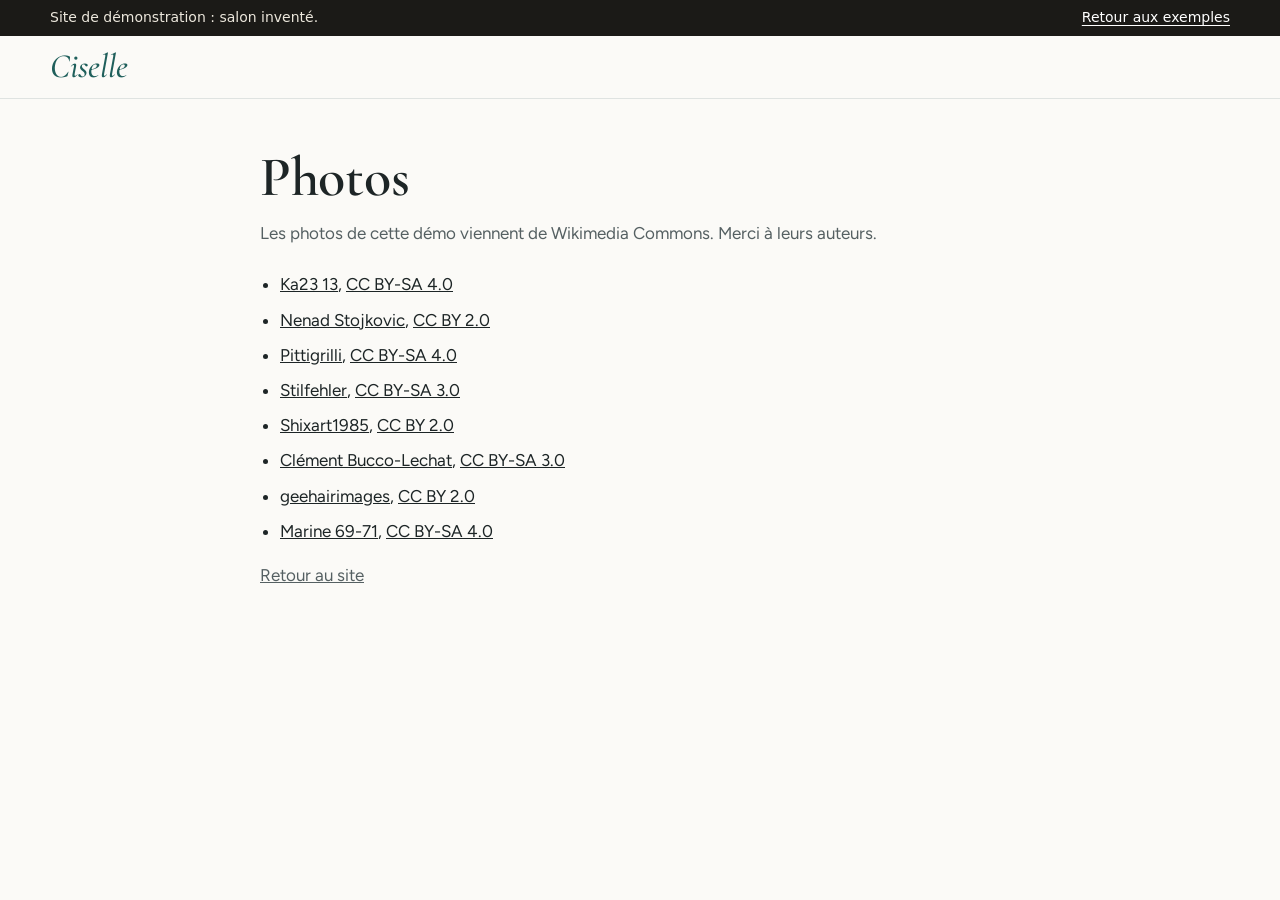
<file: coiffeur/credits.html>
<!doctype html>
<html lang="fr">
<head>
<meta charset="utf-8">
<script src="../commun/vers-cloudflare.js"></script>
<meta name="viewport" content="width=device-width, initial-scale=1, viewport-fit=cover">
<title>Photos | Ciselle (démo)</title>
<meta name="robots" content="noindex">
<link rel="icon" href="favicon.svg" type="image/svg+xml">
<link rel="preconnect" href="https://fonts.googleapis.com">
<link rel="preconnect" href="https://fonts.gstatic.com" crossorigin>
<link href="https://fonts.googleapis.com/css2?family=Cormorant+Garamond:ital,wght@0,500;0,600;1,500&family=Figtree:wght@400;600&display=swap" rel="stylesheet">
<link rel="stylesheet" href="../commun/base.css">
<link rel="stylesheet" href="style.css">
</head>
<body>
<div class="bandeau-demo"><div class="page"><span>Site de démonstration : salon inventé.</span><a href="../#exemples">Retour aux exemples</a></div></div>
<header class="entete"><div class="page"><a class="nom" href="./">Ciselle</a></div></header>
<main class="page credits">
  <h1>Photos</h1>
  <p>Les photos de cette démo viennent de Wikimedia Commons. Merci à leurs auteurs.</p>
  <ul>
    <li><a href="https://commons.wikimedia.org/wiki/File:Beauty_salon_20211024_171434.jpg">Ka23 13</a>, <a href="https://creativecommons.org/licenses/by-sa/4.0">CC BY-SA 4.0</a></li>
    <li><a href="https://commons.wikimedia.org/wiki/File:Barber_cutting_hair_with_comb._Back_view_of_young_man_in_barber_shop.jpg">Nenad Stojkovic</a>, <a href="https://creativecommons.org/licenses/by/2.0">CC BY 2.0</a></li>
    <li><a href="https://commons.wikimedia.org/wiki/File:Hooded_dryer_for_hair_drying_at_hair_salon,_from_2010s.jpeg">Pittigrilli</a>, <a href="https://creativecommons.org/licenses/by-sa/4.0">CC BY-SA 4.0</a></li>
    <li><a href="https://commons.wikimedia.org/wiki/File:Hair_Cutting_Scissors.jpg">Stilfehler</a>, <a href="https://creativecommons.org/licenses/by-sa/3.0">CC BY-SA 3.0</a></li>
    <li><a href="https://commons.wikimedia.org/wiki/File:Scissors_and_comb_placed_on_a_wooden_surface_in_a_grooming_area_in_a_salon_during_the_day.jpg">Shixart1985</a>, <a href="https://creativecommons.org/licenses/by/2.0">CC BY 2.0</a></li>
    <li><a href="https://commons.wikimedia.org/wiki/File:Brosse_%C3%A0_cheveux_ronde.jpg">Clément Bucco-Lechat</a>, <a href="https://creativecommons.org/licenses/by-sa/3.0">CC BY-SA 3.0</a></li>
    <li><a href="https://commons.wikimedia.org/wiki/File:Brushing_Smooth_Blonde_Hair_-_50887328258.jpg">geehairimages</a>, <a href="https://creativecommons.org/licenses/by/2.0">CC BY 2.0</a></li>
    <li><a href="https://commons.wikimedia.org/wiki/File:Scottsdale-1905_Barber_Chair.jpg">Marine 69-71</a>, <a href="https://creativecommons.org/licenses/by-sa/4.0">CC BY-SA 4.0</a></li>
  </ul>
  <p><a href="./">Retour au site</a></p>
</main>
</body>
</html>
</file>
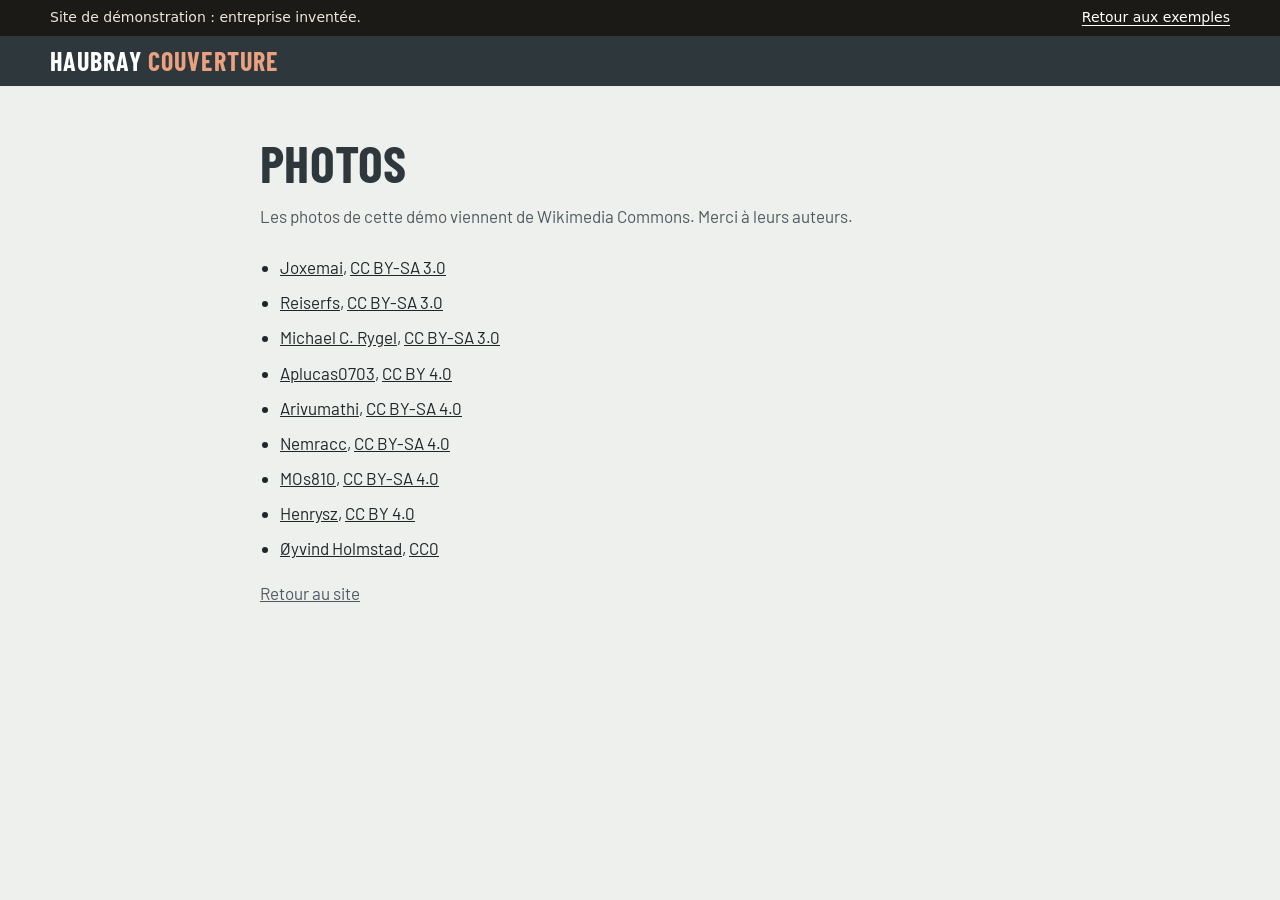
<file: couvreur/credits.html>
<!doctype html>
<html lang="fr">
<head>
<meta charset="utf-8">
<script src="../commun/vers-cloudflare.js"></script>
<meta name="viewport" content="width=device-width, initial-scale=1, viewport-fit=cover">
<title>Photos | Haubray Couverture (démo)</title>
<meta name="robots" content="noindex">
<link rel="icon" href="favicon.svg" type="image/svg+xml">
<link rel="preconnect" href="https://fonts.googleapis.com">
<link rel="preconnect" href="https://fonts.gstatic.com" crossorigin>
<link href="https://fonts.googleapis.com/css2?family=Barlow+Condensed:wght@600;700&family=Barlow:wght@400;600&display=swap" rel="stylesheet">
<link rel="stylesheet" href="../commun/base.css">
<link rel="stylesheet" href="style.css">
</head>
<body>
<div class="bandeau-demo"><div class="page"><span>Site de démonstration : entreprise inventée.</span><a href="../#exemples">Retour aux exemples</a></div></div>
<header class="entete"><div class="page"><a class="marque" href="./">Haubray <span>Couverture</span></a></div></header>
<main class="page credits">
  <h1>Photos</h1>
  <p>Les photos de cette démo viennent de Wikimedia Commons. Merci à leurs auteurs.</p>
  <ul>
    <li><a href="https://commons.wikimedia.org/wiki/File:Roof_work_0001.JPG">Joxemai</a>, <a href="https://creativecommons.org/licenses/by-sa/3.0">CC BY-SA 3.0</a></li>
    <li><a href="https://commons.wikimedia.org/wiki/File:Roofer_for_smaller_works_on_the_gable.jpg">Reiserfs</a>, <a href="https://creativecommons.org/licenses/by-sa/3.0">CC BY-SA 3.0</a></li>
    <li><a href="https://commons.wikimedia.org/wiki/File:Slate_roof_Switzerland.jpg">Michael C. Rygel</a>, <a href="https://creativecommons.org/licenses/by-sa/3.0">CC BY-SA 3.0</a></li>
    <li><a href="https://commons.wikimedia.org/wiki/File:Red_clay_roof_tiles.jpg">Aplucas0703</a>, <a href="https://creativecommons.org/licenses/by/4.0">CC BY 4.0</a></li>
    <li><a href="https://commons.wikimedia.org/wiki/File:%22Clay_tile_roof_close_up_shot.jpg">Arivumathi</a>, <a href="https://creativecommons.org/licenses/by-sa/4.0">CC BY-SA 4.0</a></li>
    <li><a href="https://commons.wikimedia.org/wiki/File:Timber_roof_truss,_roof_construction,_town_hall_Duderstadt_02.jpg">Nemracc</a>, <a href="https://creativecommons.org/licenses/by-sa/4.0">CC BY-SA 4.0</a></li>
    <li><a href="https://commons.wikimedia.org/wiki/File:Wiorek,_timber_framing.jpg">MOs810</a>, <a href="https://creativecommons.org/licenses/by-sa/4.0">CC BY-SA 4.0</a></li>
    <li><a href="https://commons.wikimedia.org/wiki/File:Clay_Roof_Tiles_Hanging_on_Battens_at_Thun_Castle.jpg">Henrysz</a>, <a href="https://creativecommons.org/licenses/by/4.0">CC BY 4.0</a></li>
    <li><a href="https://commons.wikimedia.org/wiki/File:Roof_window_at_Evanger.jpg">Øyvind Holmstad</a>, <a href="https://creativecommons.org/publicdomain/zero/1.0/deed.fr">CC0</a></li>
  </ul>
  <p><a href="./">Retour au site</a></p>
</main>
</body>
</html>
</file>
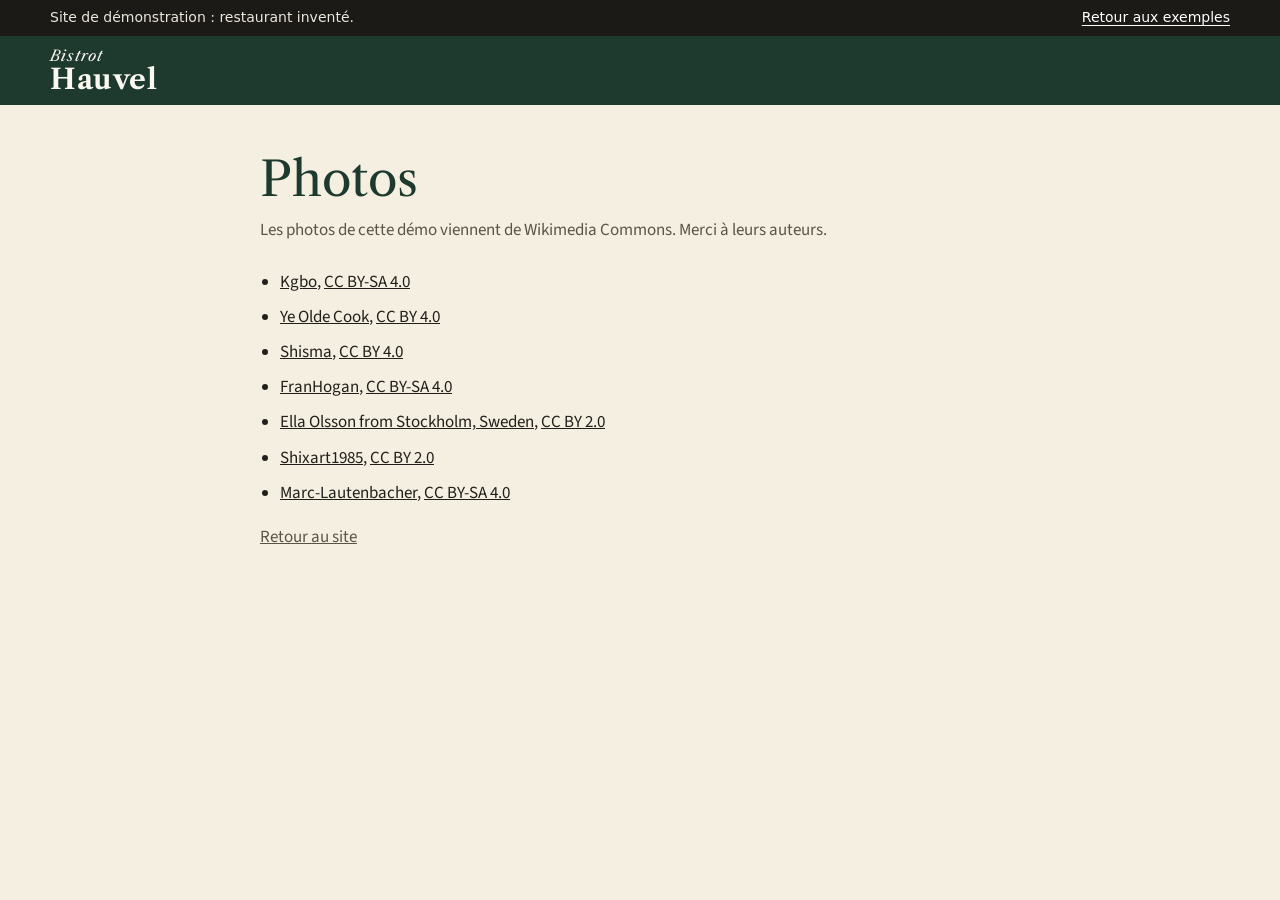
<file: restaurant/credits.html>
<!doctype html>
<html lang="fr">
<head>
<meta charset="utf-8">
<script src="../commun/vers-cloudflare.js"></script>
<meta name="viewport" content="width=device-width, initial-scale=1, viewport-fit=cover">
<title>Photos | Bistrot Hauvel (démo)</title>
<meta name="robots" content="noindex">
<link rel="icon" href="favicon.svg" type="image/svg+xml">
<link rel="preconnect" href="https://fonts.googleapis.com">
<link rel="preconnect" href="https://fonts.gstatic.com" crossorigin>
<link href="https://fonts.googleapis.com/css2?family=Libre+Caslon+Text:ital,wght@0,400;0,700;1,400&family=Source+Sans+3:wght@400;600&display=swap" rel="stylesheet">
<link rel="stylesheet" href="../commun/base.css">
<link rel="stylesheet" href="style.css">
</head>
<body>
<div class="bandeau-demo"><div class="page"><span>Site de démonstration : restaurant inventé.</span><a href="../#exemples">Retour aux exemples</a></div></div>
<header class="entete"><div class="page"><a class="enseigne" href="./"><span class="enseigne__petit">Bistrot</span>Hauvel</a></div></header>
<main class="page credits">
  <h1>Photos</h1>
  <p>Les photos de cette démo viennent de Wikimedia Commons. Merci à leurs auteurs.</p>
  <ul>
    <li><a href="https://commons.wikimedia.org/wiki/File:The_Workshop_Kitchen,_restaurant_in_Tamworth,_2023,_02.jpg">Kgbo</a>, <a href="https://creativecommons.org/licenses/by-sa/4.0">CC BY-SA 4.0</a></li>
    <li><a href="https://commons.wikimedia.org/wiki/File:Fish_dish_on_a_black_plate.jpg">Ye Olde Cook</a>, <a href="https://creativecommons.org/licenses/by/4.0">CC BY 4.0</a></li>
    <li><a href="https://commons.wikimedia.org/wiki/File:Apple_pie_24.jpg">Shisma</a>, <a href="https://creativecommons.org/licenses/by/4.0">CC BY 4.0</a></li>
    <li><a href="https://commons.wikimedia.org/wiki/File:Fresh_vegetables_and_fruits_at_the_market.jpg">FranHogan</a>, <a href="https://creativecommons.org/licenses/by-sa/4.0">CC BY-SA 4.0</a></li>
    <li><a href="https://commons.wikimedia.org/wiki/File:Cheese_platter,_french_style_(42231088730).jpg">Ella Olsson from Stockholm, Sweden</a>, <a href="https://creativecommons.org/licenses/by/2.0">CC BY 2.0</a></li>
    <li><a href="https://commons.wikimedia.org/wiki/File:Dining_setup_at_a_restaurant_with_glasses_and_utensils_on_tables.jpg">Shixart1985</a>, <a href="https://creativecommons.org/licenses/by/2.0">CC BY 2.0</a></li>
    <li><a href="https://commons.wikimedia.org/wiki/File:Flamb%C3%A9ing_pork_in_the_kitchen_of_a_restaurant_in_Canada.jpg">Marc-Lautenbacher</a>, <a href="https://creativecommons.org/licenses/by-sa/4.0">CC BY-SA 4.0</a></li>
  </ul>
  <p><a href="./">Retour au site</a></p>
</main>
</body>
</html>
</file>
<file: commun/base.css>
/* Socle commun à toutes les pages : remise à zéro, accessibilité, bandeau de démo.
   Chaque page définit ses propres couleurs et polices (--fond, --encre, --discret, --ligne, --accent,
   --accent-encre, --titre, --texte). */
*, *::before, *::after { box-sizing: border-box; }
html { -webkit-text-size-adjust: 100%; scroll-behavior: smooth; scroll-padding-top: 16px; }
body { margin: 0; background: var(--fond); color: var(--encre); font: 400 17px/1.6 var(--texte); text-rendering: optimizeLegibility; }
img { max-width: 100%; height: auto; display: block; }
h1, h2, h3 { font-family: var(--titre); line-height: 1.1; margin: 0; text-wrap: balance; }
p { margin: 0; text-wrap: pretty; }
a { color: inherit; }
button, input, select, textarea { font: inherit; color: inherit; }
figure { margin: 0; }
[hidden] { display: none !important; }
address { font-style: normal; }
:focus-visible { outline: 3px solid var(--focus, var(--accent)); outline-offset: 3px; }
.saut { position: absolute; left: 16px; top: -60px; z-index: 50; background: var(--encre); color: var(--fond); padding: 10px 14px; border-radius: 4px; }
.saut:focus { top: 12px; }
.sr { position: absolute; width: 1px; height: 1px; overflow: hidden; clip: rect(0 0 0 0); white-space: nowrap; }
.page { width: min(100% - 32px, 1180px); margin-inline: auto; }

/* Bandeau des démos */
.bandeau-demo { background: #1b1a17; color: #ece7dc; font: 500 14px/1.4 system-ui, -apple-system, "Segoe UI", sans-serif; }
.bandeau-demo .page { display: flex; gap: 8px 20px; justify-content: space-between; align-items: center; flex-wrap: wrap; padding-block: 8px; }
.bandeau-demo a { color: #fff; text-underline-offset: 3px; }

/* Formulaires de démonstration : rien n'est envoyé */
.retour-demo { margin-top: 14px; padding: 12px 14px; border-left: 3px solid var(--accent); background: color-mix(in srgb, var(--accent) 9%, transparent); }
.retour-demo[hidden] { display: none; }
.champ { display: grid; gap: 6px; }
.champ label { font-weight: 600; }
.champ input, .champ textarea, .champ select { width: 100%; padding: 12px 14px; font-size: 16px; background: var(--champ, #fff); border: 1px solid var(--ligne-forte, #8d867b); border-radius: var(--r-champ, 4px); }
.champ textarea { min-height: 120px; resize: vertical; }
.champ input:focus, .champ textarea:focus, .champ select:focus { outline: 3px solid var(--focus, var(--accent)); outline-offset: 1px; }
.champ .aide { font-size: 15px; color: var(--discret); }
.champ [aria-invalid="true"] { border-color: #a32019; }
.champ .erreur { color: #a32019; font-size: 15px; font-weight: 600; }

@media (prefers-reduced-motion: reduce) { html { scroll-behavior: auto; } *, *::before, *::after { transition: none !important; animation: none !important; } }
</file>
<file: coiffeur/style.css>
/* Ciselle : le blanc d'un salon carrelé, le vert pétrole des flacons de soin, et une liste de tarifs
   mise en page comme celle affichée en vitrine. */
:root {
  --fond: #fbfaf7; --blanc: #fff; --encre: #1d2526; --discret: #556062; --ligne: #dfe3e1; --ligne-forte: #8a9696;
  --accent: #1f5f5b; --accent-fonce: #164a47; --accent-encre: #fff; --doux: #e8f0ee; --focus: #1f5f5b;
  --titre: "Cormorant Garamond", Georgia, serif; --texte: "Figtree", system-ui, sans-serif;
  --r-champ: 6px;
}
h1, h2, h3 { font-weight: 600; letter-spacing: -0.005em; }

.entete { border-bottom: 1px solid var(--ligne); background: var(--fond); }
.entete .page { display: flex; align-items: center; gap: 28px; padding-block: 14px; }
.nom { font: italic 500 34px/1 var(--titre); text-decoration: none; color: var(--accent); }
.menu { display: flex; gap: 24px; margin-left: auto; }
.menu a { text-decoration: none; }
.menu a:hover { text-decoration: underline; text-underline-offset: 5px; }

.bouton { display: inline-flex; align-items: center; justify-content: center; min-height: 46px; padding: 10px 20px; background: var(--accent); color: var(--accent-encre); font-weight: 600; text-decoration: none; border: 0; border-radius: 999px; cursor: pointer; }
.bouton:hover { background: var(--accent-fonce); }
.bouton--grand { min-height: 54px; padding-inline: 28px; font-size: 18px; }

.ouverture { padding-block: clamp(32px, 5vw, 64px); }
.ouverture__grille { display: grid; grid-template-columns: minmax(0, 5fr) minmax(0, 7fr); gap: clamp(28px, 5vw, 64px); align-items: center; }
.ouverture h1 { font-size: clamp(44px, 6vw, 80px); line-height: 1; }
.chapeau { font-size: clamp(18px, 1.5vw, 20px); margin: 20px 0 22px; max-width: 40ch; color: var(--discret); }
.statut { font-weight: 600; padding-left: 18px; position: relative; margin-bottom: 24px; }
.statut::before { content: ""; position: absolute; left: 0; top: .55em; width: 9px; height: 9px; border-radius: 50%; background: var(--ligne-forte); }
.statut[data-etat="ouvert"]::before { background: #2e7d4f; }
.statut[data-etat="ferme"]::before { background: #a2412f; }
.ouverture__photo img { width: 100%; aspect-ratio: 16 / 10; object-fit: cover; border-radius: 4px; background: #c9cfcd; }

.section { padding-block: clamp(56px, 8vw, 96px); }
.section h2 { font-size: clamp(38px, 4.6vw, 56px); line-height: 1.05; }

.tarif { max-width: 900px; margin-inline: auto; background: var(--blanc); border: 1px solid var(--ligne-forte); outline: 1px solid var(--ligne-forte); outline-offset: 6px; padding: clamp(28px, 5vw, 56px); text-align: center; }
.tarif__note { margin: 12px auto 0; max-width: 52ch; color: var(--discret); }
.tarif__colonnes { margin-top: 32px; display: grid; grid-template-columns: repeat(2, minmax(0, 1fr)); gap: 16px clamp(28px, 5vw, 64px); text-align: left; }
.tarif h3 { font: italic 500 28px/1.2 var(--titre); color: var(--accent); margin: 12px 0 6px; }
.prix { list-style: none; margin: 0 0 16px; padding: 0; }
.prix li { display: flex; align-items: baseline; gap: 10px; padding: 8px 0; }
.prix li::after { content: ""; order: 1; flex: 1; border-bottom: 1px dotted var(--ligne-forte); transform: translateY(-4px); }
.prix b { order: 2; font-weight: 600; white-space: nowrap; font-variant-numeric: tabular-nums; }

.section--salon { background: var(--doux); }
.salon { display: grid; grid-template-columns: minmax(0, 5fr) minmax(0, 7fr); gap: clamp(28px, 5vw, 72px); align-items: start; }
.salon__photo img { width: 100%; aspect-ratio: 4 / 5; object-fit: cover; border-radius: 4px; }
.salon__texte p { margin-top: 16px; max-width: 52ch; font-size: 18px; }
.salon__petite { margin-top: 32px; width: min(260px, 60%); }
.salon__petite img { aspect-ratio: 3 / 4; object-fit: cover; border-radius: 4px; }

.infos { display: grid; grid-template-columns: repeat(2, minmax(0, 1fr)); gap: 40px; }
.infos h2 { font-size: clamp(32px, 3.6vw, 44px); margin-bottom: 16px; }
.infos p + p { margin-top: 8px; }
.horaires { margin: 0; display: grid; grid-template-columns: auto 1fr; gap: 8px 24px; }
.horaires dt { font-weight: 600; }
.horaires dd { margin: 0; }

.section--rdv { background: var(--accent); color: #fff; }
.section--rdv h2 { color: #fff; }
.rdv { display: grid; grid-template-columns: minmax(0, 5fr) minmax(0, 7fr); gap: 40px; align-items: start; }
.rdv > div > p { margin-top: 14px; color: #d5e6e3; max-width: 40ch; }
.formulaire { display: grid; grid-template-columns: repeat(2, minmax(0, 1fr)); gap: 18px; background: var(--blanc); color: var(--encre); padding: clamp(20px, 3vw, 32px); border-radius: 8px; }
.formulaire .bouton, .formulaire .retour-demo { grid-column: 1 / -1; justify-self: start; }
.formulaire .retour-demo { justify-self: stretch; }

.pied { padding-block: 28px 36px; font-size: 15px; color: var(--discret); border-top: 1px solid var(--ligne); }
.pied .page { display: flex; flex-wrap: wrap; gap: 12px 32px; justify-content: space-between; align-items: end; }
.nom--pied { display: block; font-size: 28px; margin-bottom: 4px; }

.credits { padding-block: 48px 80px; max-width: 760px; }
.credits h1 { font-size: clamp(38px, 5vw, 56px); }
.credits p { margin-top: 12px; color: var(--discret); }
.credits ul { margin-top: 24px; padding-left: 20px; }
.credits li { margin: 8px 0; }

@media (max-width: 900px) {
  .ouverture__grille, .salon, .rdv { grid-template-columns: minmax(0, 1fr); }
  .ouverture__photo { order: -1; }
  .salon__photo img { aspect-ratio: 4 / 3; }
}
@media (max-width: 640px) {
  .menu { display: none; }
  .entete .bouton { margin-left: auto; min-height: 42px; padding-inline: 16px; font-size: 15px; }
  .tarif { outline: 0; padding: 24px 18px; }
  .tarif__colonnes, .infos, .formulaire { grid-template-columns: minmax(0, 1fr); }
  .formulaire .bouton, .ouverture .bouton { justify-self: stretch; width: 100%; }
}
@media (max-width: 480px) { .entete .bouton { display: none; } }
</file>
<file: couvreur/style.css>
/* Haubray Couverture : le gris de l'ardoise, le zinc, et la terre cuite des tuiles pour l'action.
   Lettrage condensé, comme sur la porte d'une camionnette d'artisan. */
:root {
  --fond: #eef0ee; --blanc: #fbfbfa; --ardoise: #2d373c; --encre: #1f2629; --discret: #4f5a5f; --ligne: #c9cfcf; --ligne-forte: #7f8a8e;
  --accent: #a8481f; --accent-fonce: #8a3a17; --accent-encre: #fff; --focus: #a8481f;
  --titre: "Barlow Condensed", "Arial Narrow", sans-serif; --texte: "Barlow", system-ui, sans-serif;
  --r-champ: 2px;
}
h1, h2, h3 { font-weight: 700; letter-spacing: 0.005em; }

.entete { background: var(--ardoise); color: #fff; }
.entete .page { display: flex; align-items: center; gap: 24px; padding-block: 12px; }
.marque { font: 700 26px/1 var(--titre); text-transform: uppercase; letter-spacing: 0.04em; text-decoration: none; }
.marque span { color: #e9a17f; }
.menu { display: flex; gap: 24px; margin-left: auto; font-weight: 600; }
.menu a { text-decoration: none; }
.menu a:hover { text-decoration: underline; text-underline-offset: 5px; }
.entete :focus-visible { outline-color: #fff; }

.bouton { display: inline-flex; align-items: center; justify-content: center; min-height: 46px; padding: 10px 18px; background: var(--accent); color: var(--accent-encre); font-weight: 600; text-decoration: none; border: 0; border-radius: 2px; cursor: pointer; }
.bouton:hover { background: var(--accent-fonce); }
.bouton--grand { min-height: 54px; padding-inline: 26px; font-size: 18px; }
.lien { font-weight: 600; text-underline-offset: 5px; }
.actions { display: flex; flex-wrap: wrap; align-items: center; gap: 14px 24px; }

.ouverture { padding-block: clamp(32px, 5vw, 64px) 0; }
.ouverture .page:first-child { display: grid; grid-template-columns: minmax(0, 6fr) minmax(0, 6fr); gap: clamp(28px, 5vw, 64px); align-items: center; }
.lieu { font-weight: 600; color: var(--accent); }
.ouverture h1 { font-size: clamp(44px, 6.4vw, 84px); line-height: .98; text-transform: uppercase; margin-top: 10px; color: var(--ardoise); }
.chapeau { font-size: clamp(18px, 1.5vw, 20px); margin: 22px 0 30px; max-width: 46ch; }
.ouverture__photo img { width: 100%; aspect-ratio: 4 / 3; object-fit: cover; object-position: 70% 40%; }
.fiche { list-style: none; margin: clamp(32px, 5vw, 56px) 0 0; padding: 0; display: grid; grid-template-columns: repeat(4, minmax(0, 1fr)); border-top: 4px solid var(--ardoise); }
.fiche li { padding: 16px 16px 20px 0; color: var(--discret); font-size: 15.5px; }
.fiche b { display: block; font: 700 22px/1.1 var(--titre); text-transform: uppercase; color: var(--encre); margin-bottom: 4px; }

.section { padding-block: clamp(56px, 8vw, 96px); }
.section h2 { font-size: clamp(36px, 4.6vw, 56px); text-transform: uppercase; color: var(--ardoise); }
.intro { margin-top: 12px; max-width: 54ch; color: var(--discret); }

.travaux { margin-top: 36px; display: grid; grid-template-columns: repeat(4, minmax(0, 1fr)); gap: 24px; }
.travaux img { width: 100%; aspect-ratio: 4 / 3; object-fit: cover; }
.travaux h3 { font-size: 24px; text-transform: uppercase; margin: 16px 0 6px; }
.travaux p { font-size: 16px; color: var(--discret); }

.section--sombre { background: var(--ardoise); color: #e7ecec; }
.section--sombre h2 { color: #fff; }
.deroule { list-style: none; margin: 36px 0 0; padding: 0; display: grid; grid-template-columns: repeat(3, minmax(0, 1fr)); gap: 28px; counter-reset: d; }
.deroule li { counter-increment: d; }
.deroule img { width: 100%; aspect-ratio: 3 / 2; object-fit: cover; }
.deroule h3 { font-size: 26px; text-transform: uppercase; color: #fff; margin: 16px 0 6px; }
.deroule h3::before { content: counter(d) ". "; color: #e9a17f; }
.deroule p { color: #c9d2d3; }

.zone { display: grid; grid-template-columns: minmax(0, 5fr) minmax(0, 7fr); gap: 40px; align-items: start; }
.communes { list-style: none; margin: 0; padding: 0; columns: 3; column-gap: 24px; border-top: 1px solid var(--ligne-forte); }
.communes li { padding: 10px 0; border-bottom: 1px solid var(--ligne); break-inside: avoid; }

.section--devis { background: var(--blanc); border-top: 1px solid var(--ligne); }
.devis { display: grid; grid-template-columns: minmax(0, 5fr) minmax(0, 7fr); gap: 40px; align-items: start; }
.devis .intro + .intro { margin-top: 16px; }
.formulaire { display: grid; gap: 18px; }
.formulaire .bouton { justify-self: start; }

.pied { background: var(--encre); color: #c9d2d3; padding-block: 32px 40px; font-size: 15px; }
.pied .page { display: flex; flex-wrap: wrap; justify-content: space-between; gap: 16px 32px; align-items: end; }
.marque--pied { display: block; color: #fff; font-size: 22px; margin-bottom: 6px; }
.pied a { color: #fff; }
.pied :focus-visible { outline-color: #fff; }

/* Page des photos */
.credits { padding-block: 48px 80px; max-width: 760px; }
.credits h1 { font-size: clamp(36px, 5vw, 52px); text-transform: uppercase; color: var(--ardoise); }
.credits p { margin-top: 12px; color: var(--discret); }
.credits ul { margin-top: 24px; padding-left: 20px; }
.credits li { margin: 8px 0; }

@media (max-width: 960px) {
  .travaux { grid-template-columns: repeat(2, minmax(0, 1fr)); }
  .fiche { grid-template-columns: repeat(2, minmax(0, 1fr)); }
}
@media (max-width: 900px) {
  .ouverture .page:first-child, .zone, .devis { grid-template-columns: minmax(0, 1fr); }
  .deroule { grid-template-columns: minmax(0, 1fr); }
  .deroule li { display: grid; grid-template-columns: minmax(0, 2fr) minmax(0, 3fr); gap: 16px; align-items: start; }
  .deroule h3 { margin-top: 0; }
  .communes { columns: 2; }
}
@media (max-width: 640px) {
  .menu { display: none; }
  .entete .bouton { margin-left: auto; min-height: 42px; padding-inline: 14px; font-size: 15px; }
  .marque { font-size: 22px; }
  .travaux { grid-template-columns: minmax(0, 1fr); }
  .deroule li { grid-template-columns: minmax(0, 1fr); }
  .actions .bouton { flex: 1 1 100%; }
  .formulaire .bouton { justify-self: stretch; }
}
@media (max-width: 480px) { .entete .bouton { display: none; } .marque { white-space: nowrap; } }
@media (max-width: 380px) { .fiche { grid-template-columns: minmax(0, 1fr); } }
</file>
<file: dashboard/tableau.css>
:root {
  --fond: #f2ede3; --papier: #faf7f1; --encre: #211d18; --discret: #5b5348; --ligne: #d8cfbf; --ligne-forte: #8f8574;
  --accent: #9b3a21; --accent-encre: #fff; --focus: #9b3a21; --barre: #c9876d;
  --titre: Georgia, "Times New Roman", serif; --texte: system-ui, -apple-system, "Segoe UI", sans-serif;
}
.entete { border-bottom: 1px solid var(--ligne); background: var(--papier); }
.entete .page { display: flex; flex-wrap: wrap; gap: 12px 24px; align-items: center; justify-content: space-between; padding-block: 14px; }
.signature { display: grid; line-height: 1.2; }
.signature b { font: 400 22px/1.1 var(--titre); }
.signature span { font-size: 14px; color: var(--discret); }
.entete__actions { display: flex; flex-wrap: wrap; gap: 8px; }
select { padding: 9px 12px; border: 1px solid var(--ligne-forte); border-radius: 3px; background: #fff; font: inherit; font-size: 15px; }
.bouton { display: inline-flex; align-items: center; min-height: 42px; padding: 8px 16px; border-radius: 3px; border: 1px solid var(--accent); background: var(--accent); color: var(--accent-encre); font-weight: 600; cursor: pointer; text-decoration: none; }
.bouton--clair { background: transparent; color: var(--encre); border-color: var(--ligne-forte); }
.bouton--petit { min-height: 34px; padding: 4px 12px; font-size: 14px; }
main.page { padding-block: 28px 80px; }
h1, h2 { font-family: var(--titre); font-weight: 400; }
h2 { font-size: 24px; margin-bottom: 14px; }
.etat { color: var(--discret); }
.etat:empty { display: none; }
.connexion { max-width: 440px; margin: 40px auto; display: grid; gap: 16px; }
.connexion h1 { font-size: 36px; }
.connexion form { display: grid; gap: 14px; }
.message { min-height: 1.5em; color: var(--discret); }

.chiffres { list-style: none; margin: 0; padding: 0; display: grid; grid-template-columns: repeat(auto-fit, minmax(150px, 1fr)); border: 1px solid var(--ligne-forte); background: var(--papier); }
.chiffres li { padding: 16px; border-right: 1px solid var(--ligne); border-bottom: 1px solid var(--ligne); }
.chiffres b { display: block; font: 400 34px/1.1 var(--titre); font-variant-numeric: tabular-nums; }
.chiffres span { font-size: 14px; color: var(--discret); }
.note { font-size: 14px; color: var(--discret); margin-top: 10px; max-width: 80ch; }

.bloc { margin-top: 40px; }
.bloc__tete { display: flex; flex-wrap: wrap; gap: 12px; justify-content: space-between; align-items: baseline; }
.grille { display: grid; grid-template-columns: repeat(2, minmax(0, 1fr)); gap: 0 40px; }
table { width: 100%; border-collapse: collapse; font-size: 15px; }
th, td { text-align: left; padding: 8px 10px 8px 0; border-bottom: 1px solid var(--ligne); vertical-align: top; }
th { font-weight: 600; color: var(--discret); font-size: 13px; }
td.n, th.n { text-align: right; font-variant-numeric: tabular-nums; white-space: nowrap; }
td.vide { color: var(--discret); }
.part { display: block; height: 4px; background: var(--barre); margin-top: 4px; }

.graphique svg { width: 100%; height: 220px; display: block; }
.graphique .axe { font: 12px var(--texte); fill: var(--discret); }

.entonnoir { list-style: none; margin: 0; padding: 0; display: grid; grid-template-columns: repeat(4, minmax(0, 1fr)); border-top: 2px solid var(--encre); }
.entonnoir li { padding: 14px 14px 0 0; }
.entonnoir b { display: block; font: 400 32px/1.1 var(--titre); font-variant-numeric: tabular-nums; }
.entonnoir span { font-size: 14px; color: var(--discret); }

.reponses { display: grid; gap: 10px; }
.reponse { border: 1px solid var(--ligne-forte); background: var(--papier); }
.reponse summary { cursor: pointer; padding: 14px 16px; display: grid; grid-template-columns: minmax(0, 1fr) auto; gap: 4px 12px; }
.reponse summary b { font-size: 17px; }
.reponse summary span { font-size: 14px; color: var(--discret); }
.statut { justify-self: end; font-size: 13px; font-weight: 600; padding: 2px 8px; border: 1px solid var(--ligne-forte); border-radius: 99px; }
.statut[data-statut="nouveau"] { background: #f5dfa8; border-color: #c9a14a; }
.statut[data-statut="signe"] { background: #cfe5d6; border-color: #4f8a63; }
.statut[data-statut="perdu"] { color: var(--discret); }
.reponse__corps { padding: 0 16px 16px; display: grid; gap: 14px; }
.reponse dl { display: grid; grid-template-columns: 140px minmax(0, 1fr); gap: 6px 16px; margin: 0; }
.reponse dt { font-weight: 600; font-size: 14px; color: var(--discret); }
.reponse dd { margin: 0; word-break: break-word; }
.reponse pre { white-space: pre-wrap; word-break: break-word; font: 13.5px/1.5 ui-monospace, Consolas, monospace; background: #fff; border: 1px solid var(--ligne); padding: 12px; max-height: 320px; overflow: auto; margin: 0; }
.suivi { display: grid; grid-template-columns: 180px minmax(0, 1fr) auto; gap: 10px; align-items: end; }
.suivi textarea { width: 100%; min-height: 42px; padding: 8px 10px; border: 1px solid var(--ligne-forte); border-radius: 3px; font: inherit; font-size: 15px; resize: vertical; }
.actions-reponse { display: flex; flex-wrap: wrap; gap: 8px; }

@media (max-width: 760px) {
  .grille { grid-template-columns: minmax(0, 1fr); }
  .entonnoir { grid-template-columns: repeat(2, minmax(0, 1fr)); }
  .reponse dl { grid-template-columns: minmax(0, 1fr); gap: 0; }
  .reponse dd { margin-bottom: 8px; }
  .suivi { grid-template-columns: minmax(0, 1fr); }
  .entete__actions select { flex: 1 1 140px; }
  #t-prospects th:nth-child(3), #t-prospects td:nth-child(3) { display: none; }
}
</file>
<file: restaurant/style.css>
/* Bistrot Hauvel : crème de nappe, vert bouteille de la devanture, et l'ardoise noire du menu à la craie.
   Une typographie de vieille enseigne (Caslon) pour le nom et les titres. */
:root {
  --fond: #f5efe2; --creme: #fbf8f1; --vert: #1e3a2f; --vert-fonce: #152a22; --encre: #22201b; --discret: #5a5448; --ligne: #d9cfbb; --ligne-forte: #8c846f;
  --ardoise: #262b2a; --craie: #f1ede2;
  --accent: #1e3a2f; --accent-encre: #fbf8f1; --focus: #8a2c1e;
  --titre: "Libre Caslon Text", Georgia, serif; --texte: "Source Sans 3", system-ui, sans-serif;
  --r-champ: 3px;
}
h1, h2, h3 { font-weight: 400; }

.entete { background: var(--vert); color: var(--creme); }
.entete .page { display: flex; align-items: center; gap: 24px; padding-block: 12px; }
.enseigne { font: 700 28px/1 var(--titre); text-decoration: none; letter-spacing: 0.02em; display: inline-grid; }
.enseigne__petit { font: italic 400 15px/1 var(--titre); letter-spacing: 0.08em; margin-bottom: 2px; }
.menu { display: flex; gap: 24px; margin-left: auto; }
.menu a { text-decoration: none; }
.menu a:hover { text-decoration: underline; text-underline-offset: 5px; }
.entete :focus-visible { outline-color: var(--creme); }
.entete .bouton { background: var(--creme); color: var(--vert); }
.entete .bouton:hover { background: #fff; }

.bouton { display: inline-flex; align-items: center; justify-content: center; min-height: 46px; padding: 10px 20px; background: var(--vert); color: var(--creme); font-weight: 600; text-decoration: none; border: 0; border-radius: 3px; cursor: pointer; }
.bouton:hover { background: var(--vert-fonce); }
.bouton--grand { min-height: 54px; padding-inline: 26px; font-size: 18px; }

.ouverture__photo img { width: 100%; height: min(62vh, 620px); object-fit: cover; object-position: 50% 55%; background: #6b5036; }
.ouverture__texte { display: grid; grid-template-columns: minmax(0, 7fr) minmax(0, 5fr); gap: 32px 56px; padding-block: 36px 56px; align-items: end; border-bottom: 1px solid var(--ligne); }
.ouverture h1 { font-size: clamp(34px, 4.6vw, 58px); line-height: 1.08; color: var(--vert); }
.ouverture__infos { display: grid; gap: 10px; justify-items: start; }
.statut { font-weight: 600; padding-left: 18px; position: relative; }
.statut::before { content: ""; position: absolute; left: 0; top: .55em; width: 9px; height: 9px; border-radius: 50%; background: var(--ligne-forte); }
.statut[data-etat="ouvert"]::before { background: #2e7d4f; }
.statut[data-etat="ferme"]::before { background: #a2412f; }
.ouverture__infos .bouton { margin-top: 10px; }

.section { padding-block: clamp(56px, 8vw, 96px); }
.section h2 { font-size: clamp(32px, 4vw, 48px); color: var(--vert); }

.ardoise-bloc { display: grid; grid-template-columns: minmax(0, 7fr) minmax(0, 4fr); gap: clamp(24px, 4vw, 48px); align-items: start; }
.ardoise { background: var(--ardoise); color: var(--craie); padding: clamp(28px, 4vw, 48px); border: 10px solid #6e5236; box-shadow: inset 0 0 0 1px #3a403f; }
.ardoise h2 { color: var(--craie); }
.ardoise__date { color: #b9b5aa; margin-top: 6px; font-style: italic; }
.ardoise h3 { font: italic 400 22px/1.2 var(--titre); color: #e9d9a8; margin: 30px 0 8px; }
.carte { list-style: none; margin: 0; padding: 0; }
.carte li { display: flex; align-items: baseline; gap: 10px; padding: 9px 0; font-size: 18px; }
.carte li::after { content: ""; order: 1; flex: 1; border-bottom: 1px dotted #7e827f; transform: translateY(-4px); }
.carte b { order: 2; font-weight: 600; white-space: nowrap; font-variant-numeric: tabular-nums; }
.ardoise__menu { margin-top: 28px; padding-top: 18px; border-top: 1px solid #4b514f; }
.ardoise__menu b { color: #e9d9a8; }
.ardoise :focus-visible { outline-color: var(--craie); }
.ardoise-photos { display: grid; gap: 20px; }
.ardoise-photos img { width: 100%; aspect-ratio: 4 / 3; object-fit: cover; }
.ardoise-photos figcaption { font: italic 400 16px/1.4 var(--titre); color: var(--discret); margin-top: 8px; }

.section--maison { background: var(--creme); border-block: 1px solid var(--ligne); }
.maison { display: grid; grid-template-columns: minmax(0, 6fr) minmax(0, 5fr); gap: clamp(24px, 5vw, 64px); align-items: center; }
.maison img { width: 100%; aspect-ratio: 4 / 3; object-fit: cover; }
.maison p { margin-top: 16px; max-width: 48ch; font-size: 18px; }

.infos__grille { margin-top: 32px; display: grid; grid-template-columns: repeat(3, minmax(0, 1fr)); gap: 32px; border-top: 1px solid var(--ligne-forte); padding-top: 24px; }
.infos h3 { font-size: 24px; margin-bottom: 10px; }
.infos p + p { margin-top: 8px; }
.horaires { margin: 0; display: grid; gap: 2px; }
.horaires dt { font-weight: 600; }
.horaires dd { margin: 0 0 10px; }

.section--reserver { background: var(--vert); color: var(--creme); }
.section--reserver h2 { color: var(--creme); }
.reserver { display: grid; grid-template-columns: minmax(0, 5fr) minmax(0, 7fr); gap: 40px; align-items: start; }
.reserver > div > p { margin-top: 14px; color: #d6ddd5; max-width: 40ch; }
.formulaire { display: grid; grid-template-columns: repeat(2, minmax(0, 1fr)); gap: 18px; background: var(--creme); color: var(--encre); padding: clamp(20px, 3vw, 32px); border-radius: 3px; }
.formulaire .champ--large, .formulaire .bouton, .formulaire .retour-demo { grid-column: 1 / -1; }
.formulaire .bouton { justify-self: start; }
.formulaire { --focus: #8a2c1e; }

.pied { background: var(--vert-fonce); color: #c9d1c8; padding-block: 28px 36px; font-size: 15px; }
.pied .page { display: flex; flex-wrap: wrap; gap: 12px 32px; justify-content: space-between; align-items: end; }
.enseigne--pied { color: var(--creme); font-size: 22px; margin-bottom: 6px; display: grid; }
.pied a { color: var(--creme); }
.pied :focus-visible { outline-color: var(--creme); }

.credits { padding-block: 48px 80px; max-width: 760px; }
.credits h1 { font-size: clamp(34px, 5vw, 48px); color: var(--vert); }
.credits p { margin-top: 12px; color: var(--discret); }
.credits ul { margin-top: 24px; padding-left: 20px; }
.credits li { margin: 8px 0; }

@media (max-width: 900px) {
  .ouverture__texte, .ardoise-bloc, .maison, .reserver { grid-template-columns: minmax(0, 1fr); }
  .ardoise-photos { grid-template-columns: repeat(2, minmax(0, 1fr)); }
  .infos__grille { grid-template-columns: minmax(0, 1fr); gap: 20px; }
}
@media (max-width: 640px) {
  .menu { display: none; }
  .entete .bouton { margin-left: auto; }
  .ouverture__photo img { height: 46vh; }
  .ardoise { border-width: 6px; padding: 22px 18px; }
  .carte li { font-size: 16.5px; }
  .formulaire { grid-template-columns: minmax(0, 1fr); }
  .formulaire .bouton { justify-self: stretch; }
  .ouverture__infos .bouton { width: 100%; }
}
</file>
<file: assets/system.css>
/*
  taste-skill system.css - the one system for the page. Link it first, then assets/ui/cards.css (the
  feature card, its panel and the fragment placements), then set the palette (--p-*), the fonts and
  the radius set on :root in the page (node scripts/start.mjs prints that block).
  Do not add a second grid, spacing scale, type scale, radius scale, button or card style.
*/

/* ---------------------------------------------------------------- tokens */
:root {
  /* palette (hex only; fx.js reads --bg --surface --ink --muted --accent --accent-ink) */
  --p-bg: #ffffff;
  --p-surface: #f4f4f4;
  --p-ink: #111111;
  --p-muted: #6b6b6b;
  --p-accent: #1a4be0;
  --p-accent-ink: #ffffff;
  --p-action: #1a4be0;      /* buttons, links, focus: the accent, or the ink when the accent is too pale */
  --p-action-ink: #ffffff;
  --p-inv-bg: #111111;
  --p-inv-surface: #1c1c1c;
  --p-inv-ink: #f4f4f4;
  --p-inv-muted: #a3a3a3;
  --p-inv-accent: #ffffff;
  --p-inv-accent-ink: #111111;
  --p-inv-action: #ffffff;
  --p-inv-action-ink: #111111;
  /* the lit ground behind UI and in the closing band (references/cards.md), one per page, tech pages only
     (none on kind other, which is flat): <html data-ground="sand|sky|sage|painting">. system.js gives it to every ground
     that holds UI, on light and dark pages alike; --hue on one panel changes only its accent */
  --ground-bg: #d9ccb7; --ground-surface: #e9e0d2; --ground-ink: #2a2622; --ground-muted: #5a534a; --ground-accent: #a8794a;

  /* fonts */
  --font-display: system-ui, -apple-system, "Segoe UI", sans-serif;
  --font-text: system-ui, -apple-system, "Segoe UI", sans-serif;
  --font-mono: ui-monospace, "SFMono-Regular", Menlo, Consolas, monospace;
  --display-weight: 400;    /* headlines 400; 500 on a tech page (software, gaming, hardware) */
  --display-tracking: -0.025em;

  /* the page rhythm (references/layout-v4.md): one section per screen. The header is fixed and
     --nav tall; every section is padded --padt above and --padb (plus the phone action bar, --bar)
     below, and is exactly one or two screens tall (--h: 1 or 2; --hm on a phone). The hero's words
     start --hgap under the header and its content ends --hpadb above the fold. */
  --nav: 72px;
  --padt: 120px;
  --padb: 72px;
  --hgap: 48px;
  --hpadb: 64px;
  --bar: 0px;
  /* grid: one .wrap (alias .container) for the header, every section and the footer, the same
     --gut on both sides: 1280 wide at x 80-1360 at 1440, 342 at x 24-366 at 390 */
  --container: 1280px;
  --gut: 80px;
  --pad: var(--gut);
  --gutter: 24px;

  /* spacing: 4/8 scale */
  --s-1: 4px;  --s-2: 8px;  --s-3: 12px; --s-4: 16px; --s-5: 24px;
  --s-6: 32px; --s-7: 48px; --s-8: 64px; --s-9: 96px; --s-10: 128px;
  --section: 40px;      /* only a .section outside main (the kit's demo pages); every main > section and
                           footer.closing take --padt and --padb */
  --section-band: 56px; /* the same for an older footer outside footer.closing */
  --head-gap: 48px;     /* the one heading-to-content gap, 32 on a phone (layout.css reads it as --ly-head-gap) */
  --card-pad: 16px;     /* card padding (cards.css sets its own for cards with a panel) */
  --card-gap: 16px;     /* gap between cards */

  /* type scale (the only sizes on the page) */
  --t-label: 13px;
  --t-small: 14px;
  --t-body: 16px;
  --t-lead: 18px;
  --t-card: 18px;
  --t-h3: 24px;
  /* straight lines from the phone size at 390 to the desktop size at 1440 (system.md's table) */
  --t-h2: clamp(30px, 1.72vw + 23.3px, 48px);
  --t-h1: clamp(38px, 3.24vw + 25.4px, 72px);
  /* a big number stays a step under the h2 (VI-11): 38 at 1440, 28 at 390, so it never reads as a
     section heading; a stats row and a price set their own, smaller still */
  --t-stat: clamp(28px, .952vw + 24.29px, 38px);

  /* radius: one scale (soft by default; data-radius on <html> switches it) */
  --r-sm: 8px;  --r-md: 12px; --r-lg: 20px; --r-btn: 8px;

  /* controls (fixed here; a page never adds its own) */
  --btn-h: 44px;
  --btn-h-sm: 36px;
  --nav-h: var(--nav);  /* the older name, kept for the kit's files */
  --icon: 16px;         /* small icons: socials, menu chevrons, mono brand marks */

  /* motion: the one UI ease-out (motion.css --m-ease and ui/base.css --u-ease read it; references/motion.md) */
  --ease: cubic-bezier(.2, .8, .2, 1);
  --dur: 180ms;
}
html[data-radius="sharp"] { --r-sm: 4px; --r-md: 6px;  --r-lg: 8px;  --r-btn: 4px; }
html[data-radius="soft"]  { --r-sm: 8px; --r-md: 12px; --r-lg: 20px; --r-btn: 8px; }
html[data-radius="round"] { --r-sm: 10px; --r-md: 16px; --r-lg: 24px; --r-btn: 999px; }
/* the four lit grounds (references/cards.md); sand is the default above. painting goes with
   painterly-landscape (x.ai's daylight sky over olive hills) */
html[data-ground="sky"]      { --ground-bg: #c6d3df; --ground-surface: #d6e0e9; --ground-ink: #25303a; --ground-muted: #4d5964; --ground-accent: #3f6a92; }
html[data-ground="sage"]     { --ground-bg: #cdd6c6; --ground-surface: #dce3d6; --ground-ink: #262d24; --ground-muted: #535b51; --ground-accent: #6c8e63; }
html[data-ground="painting"] { --ground-bg: #79a8d6; --ground-surface: #a6c4e2; --ground-ink: #16212c; --ground-muted: #273949; --ground-accent: #9c9b3c; }
/* cards.css takes its card and panel radii from this scale */
html[data-radius] .card { --c-r: var(--r-lg); }
html[data-radius] .panel { --p-r: var(--r-md); }

/* a phone: the header 56, the sections padded 96 / 48, the hero's words 40 under the header and its
   content ending 24 above the fold, 24 at both sides, 12 between columns */
@media (max-width: 639px) {
  :root { --nav: 56px; --padt: 96px; --padb: 48px; --hgap: 40px; --hpadb: 24px; --gut: 24px; --gutter: 12px; --card-gap: 12px; --head-gap: 32px; }
}
@media (min-width: 640px) {
  :root { --gut: 48px; --section: 48px; --section-band: 72px; --card-pad: 24px; }
}
@media (min-width: 1024px) {
  :root { --gut: 80px; --section: 56px; --section-band: 96px; --card-gap: 24px;
          --t-lead: 20px; --t-card: 20px; --t-h3: 28px; }
  /* a place (and a local service): the 1200 column at x 120-1320 */
  html[data-type="place"] { --gut: 120px; --container: 1200px; }
}
/* a place (VI-06, ST-96, PH-23): its own smaller type (h1 48/53 and 32/37, h2 32/40 and 24/30, titles
   and the sub-line 20 and 18), the Recipe 3 hero's gap under its photograph (40, 24 on a phone),
   square photographs and cards and 2px buttons, whatever data-radius and data-buttons say */
:root[data-type="place"] {
  --hgap: 40px;
  --t-h1: clamp(32px, 1.524vw + 26.06px, 48px);
  --t-h2: clamp(24px, .762vw + 21px, 32px);
  --t-h3: clamp(20px, .381vw + 18.51px, 24px);
  --r-sm: 2px; --r-md: 0px; --r-lg: 0px; --r-btn: 2px;
}
:root[data-type="place"] :is(h1, .t-h1) { line-height: 1.104; }
:root[data-type="place"] :is(h2, .t-h2) { line-height: 1.25; }
@media (max-width: 639px) {
  :root[data-type="place"] { --hgap: 24px; }
  :root[data-type="place"] :is(h1, .t-h1) { line-height: 1.156; }
}

/* ---------------------------------------------------------------- grounds (at most three) */
:root, .ground-base {
  --bg: var(--p-bg); --surface: var(--p-surface); --ink: var(--p-ink); --muted: var(--p-muted);
  --accent: var(--p-accent); --accent-ink: var(--p-accent-ink); --card: var(--p-surface);
  --action: var(--p-action); --action-ink: var(--p-action-ink);
}
.ground-surface {
  --bg: var(--p-surface); --surface: var(--p-bg); --ink: var(--p-ink); --muted: var(--p-muted);
  --accent: var(--p-accent); --accent-ink: var(--p-accent-ink); --card: var(--p-bg);
  --action: var(--p-action); --action-ink: var(--p-action-ink);
}
.ground-inverse {
  --bg: var(--p-inv-bg); --surface: var(--p-inv-surface); --ink: var(--p-inv-ink); --muted: var(--p-inv-muted);
  --accent: var(--p-inv-accent); --accent-ink: var(--p-inv-accent-ink); --card: var(--p-inv-surface);
  --action: var(--p-inv-action); --action-ink: var(--p-inv-action-ink);
}
:root, .ground-base, .ground-surface, .ground-inverse {
  --line: color-mix(in oklab, var(--ink) 11%, transparent);
  --line-strong: color-mix(in oklab, var(--ink) 20%, transparent);
  /* effects (fx.js) and UI fragments (assets/ui) take the colours of the ground they sit on */
  --fx-bg: var(--bg); --fx-surface: var(--surface); --fx-ink: var(--ink); --fx-muted: var(--muted);
  --fx-accent: var(--accent); --fx-accent-ink: var(--accent-ink);
  --ui-font: var(--font-text); --ui-mono: var(--font-mono); --ui-radius: var(--r-md);
}
.ground-base, .ground-surface, .ground-inverse { background: var(--bg); color: var(--ink); }

/* ---------------------------------------------------------------- base */
*, *::before, *::after { box-sizing: border-box; }
/* an anchor lands on the section's top (the judge's frame): the fixed header covers --nav of its --padt */
html { -webkit-text-size-adjust: 100%; scroll-padding-top: 0; scroll-behavior: auto; margin: 0; }
body {
  margin: 0; background: var(--bg); color: var(--ink);
  font: 400 var(--t-body)/1.55 var(--font-text);
  -webkit-font-smoothing: antialiased; text-rendering: optimizeLegibility; overflow-x: clip;
}
img, svg, video, canvas { display: block; max-width: 100%; }
/* hidden means hidden, also on an img the line above makes a block (a menu tab's photograph, a peek photograph) */
[hidden] { display: none !important; }
img, video { height: auto; }
a { color: inherit; text-decoration: none; }
button { font: inherit; color: inherit; }
h1, h2, h3, h4, p, ul, ol, figure, blockquote { margin: 0; }
ul, ol { padding: 0; list-style: none; }
h1, h2, h3, h4 {
  font-family: var(--font-display); font-weight: var(--display-weight);
  letter-spacing: var(--display-tracking); text-wrap: balance; overflow-wrap: break-word;
  /* a long word (a German compound at 390) breaks at a syllable with a hyphen, in the language of <html lang>;
     only words of 10 letters or more, 4 at least on each side, so a short English heading never breaks */
  hyphens: auto; -webkit-hyphens: auto; hyphenate-limit-chars: 10 4 4;
}
h1, .t-h1 { font-size: var(--t-h1); line-height: 1.04; }
h2, .t-h2 { font-size: var(--t-h2); line-height: 1.1; }
h3, .t-h3 { font-size: var(--t-h3); line-height: 1.2; }
h4, .t-card { font-family: var(--font-text); font-weight: 500; font-size: var(--t-card); line-height: 1.3; letter-spacing: -0.01em; }
p { text-wrap: pretty; }
.t-lead  { font-size: var(--t-lead); line-height: 1.5; }
.t-body  { font-size: var(--t-body); line-height: 1.55; }
.t-small { font-size: var(--t-small); line-height: 1.5; }
.t-label { font-size: var(--t-label); font-weight: 500; line-height: 1.4; letter-spacing: 0.01em; }
.t-stat  { font-family: var(--font-display); font-weight: var(--display-weight); font-size: var(--t-stat);
           line-height: 1; letter-spacing: var(--display-tracking); font-variant-numeric: tabular-nums; }
.muted { color: var(--muted); }
.mono  { font-family: var(--font-mono); }
.measure { max-width: 62ch; }
:focus-visible { outline: 2px solid var(--action); outline-offset: 2px; border-radius: 2px; }
::selection { background: color-mix(in oklab, var(--accent) 30%, transparent); }

/* ---------------------------------------------------------------- grid */
.wrap, .container { width: min(100% - 2 * var(--gut), var(--container)); margin-inline: auto; padding-inline: 0; }
.grid { display: grid; grid-template-columns: repeat(12, minmax(0, 1fr)); column-gap: var(--gutter); row-gap: var(--card-gap); }
.grid > * { min-width: 0; grid-column: 1 / -1; }
.section { padding-block: var(--section); }

/* ---------------------------------------------------------------- one section per screen
   The page is a stack of screens. Framed at scrollY = k x the screen height, a shot shows exactly one
   section: the hero alone on the first screen, every other section (and footer.closing, the close and
   the footer in one) exactly one or two screens tall, its h2 first, --padt under its top. Heights
   and padding do it: no pinning, snapping or script.
     <section class="section" id=".." style="--h: 2">     (2 screens; --hm sets a phone's count alone)
       <div class="wrap"> the h2 first, then the content </div>     (the one in-flow child)
     </section>
   A layer (a full-bleed photograph or ground behind the words) is an <img class="layer" aria-hidden="true">
   beside the .wrap. Content must fit: one screen holds 708px of content at 1440x900 (900 - 120 - 72),
   two hold 1,608 (the second screen's part starts --padt under its top with .g2). From 640 to 1279 a
   section keeps at least its screens and grows past them rather than overlap the next. */
main > :is(section, .section), footer.closing {
  position: relative; box-sizing: border-box;
  height: calc(var(--h, 1) * 100vh); height: calc(var(--h, 1) * 100svh);
  padding: var(--padt) 0 calc(var(--padb) + var(--bar));
}
main > :is(section, .section) > :is(.wrap, .container), footer.closing > .wrap { position: relative; z-index: 1; height: 100%; }
main > :is(section, .section) > :is(.wrap, .container):not(.grid) { display: flex; flex-direction: column; }
/* a .wrap that is the section's grid too (class="wrap grid"): its rows start at the top */
main > :is(section, .section) > :is(.wrap, .container).grid { align-content: start; }
/* .fill: the block that takes what the screen leaves under the heading (a photograph, a frame) */
main > :is(section, .section) > .wrap > .fill { flex: 1 1 0; min-height: 0; }
/* two screens as two groups: row 1 the h2 and the first group, row 2 the rest (no second h2), starting
   --padt under the second screen's top, so the second shot looks like any other section */
main > :is(section, .section).g2, footer.closing.g2 { --h: 2; }
main > :is(section, .section).g2 > :is(.wrap, .container), footer.closing.g2 > .wrap { display: grid; grid-template-rows: minmax(0, 1fr) minmax(0, 1fr); row-gap: calc(var(--padt) + var(--padb) + var(--bar)); }
main > :is(section, .section).g2 > :is(.wrap, .container) > *, footer.closing.g2 > .wrap > * { min-height: 0; align-self: start; }
main > :is(section, .section).g2 > :is(.wrap, .container) > :is(.group, .fill) { align-self: stretch; }
/* a group: one screen's part of a .g2 section (its h2 and first rows, or the rest) */
.group { display: flex; flex-direction: column; min-height: 0; }
/* each screen's card row runs down to that screen's foot (the cards stretch, their panels grow), so
   the second screen of a .g2 is never a short row over an empty ground; both rows end on the same line */
@media (min-width: 1024px) {
  main > :is(section, .section).g2 > .wrap > .grid:last-child,
  main > :is(section, .section).g2 > .wrap > .group > .grid:last-child { align-self: stretch; flex: 1 1 auto; min-height: 0; }
}
.group > .fill { flex: 1 1 0; min-height: 0; }
@media (min-width: 640px) and (max-width: 1279px) {
  main > :is(section, .section):not(.hero, .section--hero), footer.closing {
    height: auto; min-height: calc(var(--h, 1) * 100vh); min-height: calc(var(--h, 1) * 100svh);
  }
  /* the section is a column and its .wrap takes all of it, so a .fill (a photograph, a frame) still
     grows to the section's foot (a min-height percentage would not resolve, leaving it at its least) */
  /* :where() keeps it at no weight, so a page's own phone- or tablet-only hiding (section.desk-only { display: none }) wins */
  :where(main > :is(section, .section):not(.hero, .section--hero), footer.closing) { display: flex; flex-direction: column; }
  main > :is(section, .section):not(.hero, .section--hero) > :is(.wrap, .container), footer.closing > .wrap { flex: 1 0 auto; height: auto; min-height: 0; }
}
/* a phone: lvh (the screen with its bars hidden) for every section but the hero; --hm when stacking
   makes the content taller than the desktop count */
@media (max-width: 639px) {
  /* at least its screens, never less: content a screen cannot hold makes the section taller (the rhythm
     check then asks for --hm: 2 or less content); a fixed height would lay its last rows over the next
     section, the fault the phone shots showed most (a list under the closing heading and its button) */
  main > :is(section, .section):not(.hero, .section--hero), footer.closing {
    height: auto; min-height: calc(var(--hm, var(--h, 1)) * 100vh); min-height: calc(var(--hm, var(--h, 1)) * 100lvh);
  }
  /* one grid row at least the screens tall that grows with the .wrap's content: the .wrap is stretched to
     it, so its .fill and its two groups still share a definite height */
  /* (at no weight, as on the tablet: a page's own section.desk-only { display: none } still hides it) */
  :where(main > :is(section, .section):not(.hero, .section--hero):has(> :is(.wrap, .container)), footer.closing) {
    display: grid; grid-template-columns: minmax(0, 1fr); grid-template-rows: 1fr; grid-auto-rows: auto;
  }
  main > :is(section, .section):not(.hero, .section--hero) > :is(.wrap, .container), footer.closing > .wrap { height: auto; }
  main > :is(section, .section).g2m, footer.closing.g2m { --hm: 2; }
  main > :is(section, .section).g2m > :is(.wrap, .container), footer.closing.g2m > .wrap { display: grid; grid-template-rows: minmax(0, 1fr) minmax(0, 1fr); row-gap: calc(var(--padt) + var(--padb) + var(--bar)); }
  /* stacked in one, the two groups keep the open cards' 32px, so the first group's last panel never meets
     the next card's title */
  main > :is(section, .section).g2:not(.g2m) > :is(.wrap, .container) { display: flex; row-gap: var(--s-6); }
  /* what the two screens leave goes around the second group, so it opens below the header, not on the fold */
  main > :is(section, .section).g2:not(.g2m) > :is(.wrap, .container) > :last-child { margin-block: auto; }
  main > :is(section, .section).g2:not(.g2m) > :is(.wrap, .container) > * { align-self: stretch; }
}
/* a layer: the photograph or ground of a whole section, under its words, edge to edge */
main > :is(section, .section) > :is(img, video, canvas, picture).layer,
footer.closing > :is(img, video, canvas, picture).layer {
  position: absolute; inset: 0; z-index: 0; width: 100%; height: 100%; max-width: none; object-fit: cover; object-position: var(--pos, 50% 50%);
}
main > :is(section, .section) > picture.layer > img { width: 100%; height: 100%; object-fit: cover; }

/* the hero: exactly the first screen, the fixed header over its top. Its words start --hgap under the
   header (--photo adds a full-bleed photograph's height above them on a place); its content ends
   --hpadb above the fold, and nothing of the next section shows, at 1440, 1024, 820 and 390.
     <section class="hero hero--<type>"><div class="wrap"><div class="hero-text"> .. </div>[one strip]</div></section>
   .hero-text holds the whole composition (the words, and the picture or window beside or under them);
   one docked strip (logos, three facts) may follow it, at most 96px, desktop only. */
main > :is(.hero, .section--hero) {
  height: 100vh; height: 100svh; min-height: 0;
  padding: calc(var(--nav) + var(--photo, 0px) + var(--hgap)) 0 calc(var(--hpadb) + var(--bar));
}
:is(.hero, .section--hero) > .wrap { height: 100%; display: grid; grid-template-rows: minmax(0, 1fr) auto; row-gap: var(--s-7); }
:is(.hero, .section--hero) > .wrap > .hero-text { min-height: 0; }
/* a phone: the hero is at least the first screen and grows when a short phone (320x640) cannot hold its
   words, buttons and picture, so nothing of it lies over the next section or under the header */
@media (max-width: 639px) {
  main > :is(.hero, .section--hero) { height: auto; min-height: 100vh; min-height: 100svh; }
  main > :is(.hero, .section--hero):has(> :is(.wrap, .container)) { display: grid; grid-template-columns: minmax(0, 1fr); grid-template-rows: 1fr; grid-auto-rows: auto; }
  main > :is(.hero, .section--hero) > :is(.wrap, .container) { height: auto; }
}
:is(.hero, .section--hero) > .wrap > .hero-strip { grid-row: 2; max-height: 96px; }
@media (max-width: 639px) { :is(.hero, .section--hero) > .wrap > .hero-strip { display: none; } }
.section--hero .section-head { max-width: 860px; }
/* the starter's own hero (hero-split): the words on span-5 top-aligned, the picture on span-6 start-7
   as tall as the hero's content box (at most 716 at 1440x900); a phone stacks words, then the picture
   in what is left */
.hero-text.hero-split { height: 100%; align-items: stretch; }
.hero-split > .hero-copy { align-self: start; }
.hero-split > .hero-visual { position: relative; min-height: 0; height: 100%; }
@media (max-width: 1023px) {
  .hero-text.hero-split { display: flex; flex-direction: column; gap: var(--s-6); }
  .hero-split > .hero-visual { flex: 1 1 0; min-height: 200px; height: auto; }
}
.hero-copy > * + * { margin-top: var(--s-5); }
/* the h1 first in the words' column: its capitals start on the picture's top line, not the line box's
   (the leading above the capitals would put the words about 12px under the photograph's top) */
.hero-copy > h1:first-child { text-box: trim-start cap alphabetic; }
.hero-copy > .btn-row { margin-top: var(--s-6); }
/* three short facts at the foot of the words' column, on the picture's bottom line (no dead space
   under the buttons): <dl class="hero-facts"><div><dt>..</dt><dd>..</dd></div> x3</dl> */
@media (min-width: 1024px) {
  .hero-split > .hero-copy { height: 100%; display: flex; flex-direction: column; }
  .hero-split > .hero-copy > .hero-facts { margin-top: auto; }
}
.hero-facts { display: grid; grid-template-columns: repeat(3, minmax(0, 1fr)); gap: var(--s-5) var(--gutter); margin: 0; }
.hero-facts > div { display: grid; gap: var(--s-1); align-content: start; }
.hero-facts dt { font-size: var(--t-small); color: var(--muted); }
.hero-facts dd { margin: 0; font-weight: 500; }
@media (max-width: 1023px) { .hero-facts { display: none; } }
/* a notice line above the h1 (changed hours, a delivery cut-off): one line with a number, static,
   starting on the left line like the h1 under it */
.hero-notice { font-size: var(--t-small); font-weight: 500; color: var(--ink); }
.hero-notice b, .hero-notice strong { font-weight: 500; color: var(--accent); }
.hero-copy > .hero-notice + h1 { margin-top: var(--s-5); }

/* a phone: open tiles from a row of three or four (rooms, goods, beans) go two-up, an odd last one
   across the row, so a row of three fits one 844px screen (stacked one under another they need two) */
@media (max-width: 639px) {
  .grid > .tile:is(.span-3, .span-4) { grid-column: auto / span 6; }
  .grid > .tile:is(.span-3, .span-4):nth-child(odd of .tile):nth-last-child(1 of .tile) { grid-column: 1 / -1; }
  .grid > .tile:is(.span-3, .span-4) .tile__head { flex-wrap: wrap; gap: 0 var(--s-2); }
}
/* a phone: open cards (words on the ground, the panel under them) stacked one under another keep 32px
   between a panel's foot and the next card's title, so a title never reads as the panel's caption */
@media (max-width: 639px) { .grid:has(> .card--open) { row-gap: var(--s-6); } }
/* a phone stacks a two-screen section's four open tiles into its two screens: their panels take 180px (a wide
   crop), so the h2 and the first two tiles of two lines each end on the first screen and the four inside both,
   not a third of a screen past. A page that sets its group's own --p-h (#features .panel) sets its phone value
   too, as the starter does */
@media (max-width: 639px) { main > :is(section, .section).g2 .card--open > .panel { --p-h: 180px; } }
/* spans: desktop >= 1024. Tablet 640-1023: text cards on span-3 and span-6 go two-up; cards with a
   panel (a visual needs the width; the one exception is a span-6 pair, below)
   and everything else (split text and visuals, span-4 cards, span-5/7/8 blocks) take the full row, so a split stacks and no row is left half empty. Phone < 640: one column. */
@media (min-width: 640px) and (max-width: 1023px) {
  .grid > .card.span-3:not(:has(> .panel)), .grid > .card.span-6:not(:has(> .panel)) { grid-column: auto / span 6; }
  /* the one exception with a panel: a 2x2 (or a pair) of span-6 cards stays two-up from 720px (a panel
     of about 310px and more, wide enough for a kit fragment), so four cards take one or two screens
     at 768-820 instead of a card per row (four stacked panels run past two screens). Split cards and
     every other span keep the full row. Under 720 a card per row. */
  @media (min-width: 720px) {
    .grid > .card.span-6:has(> .panel):not(.card--split) { grid-column: auto / span 6; }
    .grid > .card.span-6:has(> .panel):not(.card--split):nth-child(odd of .card.span-6):nth-last-child(1 of .card.span-6) { grid-column: 1 / -1; }
  }
  /* open tiles (rooms, models, people, a photo pair) go two-up; an odd last one takes the row */
  .grid > .tile:is(.span-3, .span-4, .span-6) { grid-column: auto / span 6; }
  .grid > .tile:is(.span-3, .span-4, .span-6):nth-child(odd of .tile):nth-last-child(1 of .tile) { grid-column: 1 / -1; }
}
@media (min-width: 1024px) {
  .span-2  { grid-column: auto / span 2; }
  .span-3  { grid-column: auto / span 3; }
  .span-4  { grid-column: auto / span 4; }
  .span-5  { grid-column: auto / span 5; }
  .span-6  { grid-column: auto / span 6; }
  .span-7  { grid-column: auto / span 7; }
  .span-8  { grid-column: auto / span 8; }
  .span-9  { grid-column: auto / span 9; }
  .span-10 { grid-column: auto / span 10; }
  .span-12 { grid-column: auto / span 12; }
  .start-1 { grid-column-start: 1; } .start-2 { grid-column-start: 2; } .start-3 { grid-column-start: 3; }
  .start-5 { grid-column-start: 5; } .start-6 { grid-column-start: 6; } .start-7 { grid-column-start: 7; }
  .start-4 { grid-column-start: 4; } .start-8 { grid-column-start: 8; } .start-9 { grid-column-start: 9; }
  .start-10 { grid-column-start: 10; }
  /* a split is top-aligned: the words' first line and the picture's top on one line (never centred
     against each other, never mirrored: text left, the visual right, on every split of the page) */
  .grid--middle, .grid--top { align-items: start; }
}
/* card rows: every card in a row the same height (a plain .grid stretches them) */
.grid:is(.grid--middle, .grid--top) > .card { align-self: stretch; }
/* 1024-1279: a span-4 card's panel would be about 220px wide, too narrow for real UI. Cards with a
   panel on span-4 go two-up, a span-8 one takes the row, and an odd last one takes the row too
   (steps, proof row: two, then one wide; bento: the wide card, then the four small ones two by two) */
@media (min-width: 1024px) and (max-width: 1279px) {
  .grid > .card.span-4:has(> .panel) { grid-column: auto / span 6; }
  .grid > .card.span-8:has(> .panel),
  .grid > .card.span-4:has(> .panel):nth-child(odd of .card.span-4):nth-last-child(1 of .card.span-4) { grid-column: 1 / -1; }
}

/* ---------------------------------------------------------------- section heading */
.section-head { max-width: 760px; margin-bottom: var(--head-gap); display: grid; gap: var(--s-4); }
/* every heading starts on the left line (a centred head among left ones reads as a mistake): the
   old centred head is left-aligned too */
.section-head--center { text-align: left; justify-items: start; }
/* a head row: the h2 (and its line) left, one link or the section's button at the right line */
.section-head--split { max-width: none; display: flex; align-items: end; justify-content: space-between; gap: var(--s-5); flex-wrap: wrap; }
.section-head--split > div { display: grid; gap: var(--s-4); max-width: 760px; }
.section-head p { color: var(--ink); font-size: var(--t-lead); line-height: 1.5; max-width: 60ch; }
.section-head--row { max-width: none; display: flex; align-items: end; justify-content: space-between; gap: var(--s-5); flex-wrap: wrap; }
.section-head--row > div { display: grid; gap: var(--s-4); max-width: 760px; }
/* the hero row (hero-product, hero-cycle): the h1 and its line left, the buttons right, across 1280 */
.section--hero .section-head--row { max-width: none; }

/* ---------------------------------------------------------------- buttons (one pair, a dealt look)
   One pair a page, .btn--primary and .btn--secondary, in the look dealt with the page (sections.md)
   and set once on <html data-buttons>; the markup never changes:
     solid  filled primary, outlined secondary, the radius scale (Figma; the default)
     pill   pills, a chevron after the primary's label, a tinted secondary (x.ai)
     tonal  the radius scale, a tinted secondary with no outline (Linear, Vercel)
     arrow  an arrow after the primary's label; the secondary is a text link with an arrow (Stripe)
     block  near-square corners, 48px tall; the secondary is an underlined text link (shops, hotels) */
.btn {
  display: inline-flex; align-items: center; justify-content: center; gap: var(--s-2);
  height: var(--btn-h); padding: 0 var(--s-5); border-radius: var(--r-btn); border: 1px solid transparent;
  font: 500 var(--t-body)/1 var(--font-text); letter-spacing: 0; white-space: nowrap; cursor: pointer;
  transition: background-color var(--dur) var(--ease), color var(--dur) var(--ease), border-color var(--dur) var(--ease), text-decoration-color var(--dur) var(--ease);
}
.btn--primary { background: var(--action); color: var(--action-ink); }
.btn--primary:hover { background: color-mix(in oklab, var(--action) 86%, var(--ink)); }
/* an inverted primary (the action is the ground's ink: a brand band, a lit ground): its hover steps toward the ground, as the filled one steps toward the ink */
.ground-brand .btn--primary:hover { background: color-mix(in oklab, var(--action) 88%, var(--bg)); }
/* the ground's own colour with a clear border: never grey on grey, readable on an effect too */
.btn--secondary { background: var(--bg); color: var(--ink); border-color: var(--line-strong); }
.btn--secondary:hover { background: color-mix(in oklab, var(--bg) 94%, var(--ink)); border-color: color-mix(in oklab, var(--ink) 35%, transparent); }
.btn--sm { height: var(--btn-h-sm); padding: 0 var(--s-4); font-size: var(--t-small); }
html[data-buttons="pill"] { --r-btn: 999px; }
html[data-buttons="block"] { --r-btn: 2px; --btn-h: 48px; }
html:is([data-buttons="pill"], [data-buttons="tonal"]) .btn--secondary { background: color-mix(in oklab, var(--ink) 8%, var(--bg)); border-color: transparent; }
html:is([data-buttons="pill"], [data-buttons="tonal"]) .btn--secondary:hover { background: color-mix(in oklab, var(--ink) 14%, var(--bg)); border-color: transparent; }
/* arrow and block: the secondary is a text link at the button's height (no box: one button look) */
html:is([data-buttons="arrow"], [data-buttons="block"]) .btn--secondary {
  background: none; border-color: transparent; padding-inline: var(--s-2);
  text-decoration: underline; text-underline-offset: 4px; text-decoration-color: var(--line-strong);   /* the .link look */
}
html:is([data-buttons="arrow"], [data-buttons="block"]) .btn--secondary:hover { background: none; border-color: transparent; text-decoration-color: currentColor; }
/* the glyph after a label: a chevron (pill) or an arrow (arrow), drawn so every font shows the same */
html[data-buttons="pill"] .btn--primary::after,
html[data-buttons="arrow"] :is(.btn--primary, .btn--secondary)::after {
  content: ""; flex: none; width: 12px; height: 12px; margin-right: -2px; background: currentColor;
  -webkit-mask: var(--btn-glyph) center / contain no-repeat; mask: var(--btn-glyph) center / contain no-repeat;
  transition: transform var(--dur) var(--ease);
}
html[data-buttons="pill"] { --btn-glyph: url("data:image/svg+xml,%3Csvg xmlns='http://www.w3.org/2000/svg' viewBox='0 0 12 12'%3E%3Cpath d='M4.5 2.5 8 6l-3.5 3.5' fill='none' stroke='black' stroke-width='1.6' stroke-linecap='round' stroke-linejoin='round'/%3E%3C/svg%3E"); }
html[data-buttons="arrow"] { --btn-glyph: url("data:image/svg+xml,%3Csvg xmlns='http://www.w3.org/2000/svg' viewBox='0 0 12 12'%3E%3Cpath d='M1.5 6h8.5M6.5 2.5 10 6l-3.5 3.5' fill='none' stroke='black' stroke-width='1.5' stroke-linecap='round' stroke-linejoin='round'/%3E%3C/svg%3E"); }
@media (hover: hover) and (pointer: fine) { html:is([data-buttons="pill"], [data-buttons="arrow"]) .btn:hover::after { transform: translateX(3px); } }
.btn:active { transform: translateY(1px) scale(.985); }
.btn--arrow::after { content: "\2192"; transition: transform var(--dur) var(--ease); }
@media (hover: hover) and (pointer: fine) { .btn--arrow:hover::after { transform: translateX(3px); } }
/* the drawn arrow (assets/motion: its stem grows and its head moves 3px on hover), the last child of
   a primary button, a pill or a link: <svg class="m-arrow" viewBox="0 0 12 12" aria-hidden="true">
   <path class="m-arrow__stem" d="M1 6h8"/><path class="m-arrow__head" d="M4.5 2.5 8 6l-3.5 3.5"/></svg>.
   It replaces the dealt glyph, so a button never shows two */
.m-arrow { flex: none; width: 12px; height: 12px; margin-right: -2px; overflow: visible;
           fill: none; stroke: currentColor; stroke-width: 1.6; stroke-linecap: round; stroke-linejoin: round; }
.btn--xl .m-arrow { width: 0.62em; height: 0.62em; stroke-width: 1.4; }
:is(.btn, .link, .pill):has(> .m-arrow)::after { content: none; display: none; }
.btn-row { display: flex; flex-wrap: wrap; gap: var(--s-3); align-items: center; }
.section-head--center .btn-row { justify-content: center; }
/* on the phone every button row stacks full width */
@media (max-width: 639px) {
  .btn-row { flex-direction: column; align-items: stretch; width: 100%; justify-self: stretch; }
  /* full width, the second action is a text link at the button's height under the filled one (an
     outline across the whole screen reads as a rule, a pale fill as a switched-off button) */
  .btn-row > .btn--secondary { background: none; border-color: transparent; text-decoration: underline; text-underline-offset: 4px; text-decoration-color: var(--line-strong); }
  .section-head--split > .btn { width: 100%; }
}
.link { display: inline-flex; align-items: center; gap: var(--s-2); font-weight: 500; color: var(--ink);
        text-decoration: underline; text-decoration-color: var(--line-strong); text-underline-offset: 4px;
        transition: text-decoration-color var(--dur) var(--ease); }
.link:hover { text-decoration-color: currentColor; }
.link::after { content: "\2192"; display: inline-block; text-decoration: none; transition: transform var(--dur) var(--ease); }
@media (hover: hover) and (pointer: fine) { .link:hover::after { transform: translateX(3px); } }
.pill { display: inline-flex; align-items: center; gap: var(--s-2); height: 32px; padding: 0 var(--s-3);
        border-radius: 999px; border: 1px solid var(--line); background: var(--card);
        font-size: var(--t-label); color: var(--ink); }
.pill .muted { color: var(--muted); }

/* ---------------------------------------------------------------- card (one style) */
.card {
  display: flex; flex-direction: column; gap: var(--s-2); min-width: 0;
  background: var(--card); border: 1px solid var(--line); border-radius: var(--r-lg); padding: var(--card-pad);
}
/* small titles in the text face: a display face at 20px (a condensed or hairline serif) reads smaller than the body */
.card > h3, .card > h4, .card--plan h3 { font-family: var(--font-text); font-weight: 500; font-size: var(--t-card); line-height: 1.3; letter-spacing: -0.01em; }
/* the type floor (system.md): text people read is 16px or more in ink; cards.css sets it for its
   card text, this for a plain card's lines */
.card > p { color: var(--ink); font-size: var(--t-body); max-width: 52ch; }
/* at most two boxes one inside the other (sections.md): a card whose panel holds UI drops its own
   box, so its title and lines sit on the page ground over the panel (Figma's tiles), or runs the
   panel flush to its sides and bottom (cards.css .panel--flush) */
.card.card--open { --c-pad: 0px; background: none; border: 0; box-shadow: none; padding: 0; overflow: visible; }
.card.card--open > .panel { margin: var(--s-5) 0 0; border-radius: var(--r-lg); }
.card.card--open > .panel--top { margin: 0 0 var(--s-5); }
.card--plan.is-featured { border-color: var(--action); box-shadow: inset 0 0 0 1px var(--action); }
/* cards.css (linked after this file) sets .card { gap: 0 } for feature cards; a plan keeps its 16px rows */
.card.card--plan { gap: var(--s-4); }

/* ---------------------------------------------------------------- visuals: panels and frames
   A card's .panel (the inset visual), .stage and the placements (.at-corner, .at-rise, .at-over,
   .at-right, .at-center, .stage--fade-*) come from assets/ui/cards.css (references/cards.md).
   This file adds the frames (hero, split, square, closing band) and lets a .stage work inside them.
   The grounds' colours: system.js lights every ground that holds UI (see there). */
:not(.card) > .panel { border-radius: var(--p-r, var(--r-md)); }   /* a panel on its own: four round corners */
.menu-card .panel { --p-h: 160px; }
.frame {
  position: relative; isolation: isolate; overflow: clip; display: flex; align-items: center; justify-content: center;
  background: var(--surface); border-radius: var(--r-lg); border: 1px solid var(--line);
  padding: clamp(var(--s-4), 4vw, var(--s-7));
}
/* a zero-width spacer keeps --ratio (height / width) as the frame's minimum height */
.frame::before { content: ""; flex: none; width: 0; padding-top: var(--ratio, 0px); }
/* an object or scene (assets/objects) and a photograph (.frame__img) fill the frame themselves */
.frame > :not(canvas, .stage, .loop-pause, .frame__fx, .frame__img, [data-print], [data-scene], .print3d) { position: relative; max-width: 100%; min-width: 0; }
/* a photograph is a plain rectangle in its frame: no border, no print, no filter */
.frame--photo { padding: 0; border: 0; }
/* .frame--fill: as tall as its row (a split's picture beside the words, down to the section's foot);
   stacked on a tablet or a phone it takes what the screen leaves, at least 200px */
.frame--fill { height: 100%; }
@media (max-width: 1023px) {
  .grid.fill:has(> .frame--fill) { display: flex; flex-direction: column; gap: var(--s-6); }
  .grid.fill > .frame--fill { flex: 1 1 0; height: auto; min-height: 200px; }
}
/* a split's words as a column: the last block (stats, a link) on the picture's bottom line */
.split-col { display: flex; flex-direction: column; gap: var(--s-5); }
@media (min-width: 1024px) { .split-col { height: 100%; } .split-col > .split-col__end { margin-top: auto; } }
:is(.frame, .panel) > .frame__img { position: absolute; inset: 0; z-index: 0; width: 100%; height: 100%; max-width: none; object-fit: cover; }
.frame--portrait { --ratio: 125%; }
/* the product stage (hero-product): wide, the product whole on it; a phone gets a tall stage */
.frame--stage { --ratio: 50%; }
@media (max-width: 639px) { .frame--stage, .frame--portrait { --ratio: 120%; } }
.frame--hero { padding: clamp(24px, 5vw, 64px); }
.frame--split { --ratio: 80%; }
.frame--square { --ratio: 100%; }
/* the closing band: the hero's echo, lit with the page's ground (sand, sky, sage or painting) on light
   and dark pages alike, so its text and buttons take that ground's ink. Its effect sits on a layer of
   its own, <div class="frame__fx" data-fx="..">, held still and calm where the text sits (system.js) */
.frame--cta { min-height: 420px; }
/* .frame--lit: the same for an object's frame that holds a few words in its clear half (the
   product statement's facts in a .frame__text, lower left; the object stands right of centre) */
.frame--cta, .frame--lit {
  border-color: transparent; background: var(--ground-bg); color: var(--ground-ink);
  --bg: var(--ground-surface); --surface: var(--ground-surface); --ink: var(--ground-ink); --muted: var(--ground-muted);
  --action: var(--ground-ink); --action-ink: var(--ground-surface);
  --line: color-mix(in oklab, var(--ground-ink) 12%, transparent); --line-strong: color-mix(in oklab, var(--ground-ink) 24%, transparent);
}
.frame > .frame__fx { position: absolute; inset: 0; z-index: 0; }
/* on a light page the buttons on a lit ground keep the page's own action colour: one action, one look
   (a dark page keeps the lit ground's ink, which reads on the bright ground) */
html:not([data-tone="dark"]) :is(.frame--cta, .frame--lit, .footer--statement) { --action: var(--p-action); --action-ink: var(--p-action-ink); }
/* a card on a photograph (a booking form over the room): the card holds the page's colours */
.frame--photo:has(> .card) { padding: clamp(var(--s-5), 5vw, var(--s-8)) clamp(var(--s-4), 4vw, var(--s-7)); }
.frame--photo > .card { position: relative; z-index: 1; width: min(100%, 480px); }   /* flat: no shadow at rest (ST-97) */
.frame--cta > .frame__fx { opacity: .85; }
.frame--lit > .frame__text { z-index: 2; align-self: flex-end; margin-right: auto; width: min(100%, 360px); display: grid; gap: var(--s-5); }
/* 2:1 on a desktop; a phone gets 2:3, the words at the top and the object smaller and low under
   them (its hero preset), so the facts never touch the object */
.frame--lit { --ratio: 50%; }
@media (max-width: 639px) { .frame--lit { --ratio: 150%; } .frame--lit > .frame__text { align-self: flex-start; } }
@media (max-width: 639px) { .frame--split { --ratio: 100%; } }
/* A hero, wide or split frame (x.ai's hero window): --w on the rising fragment's slot (its true width)
   centres it while it fits; anchored 24px in and cut by the right edge once the frame is narrower.
   --pair on the .stage (the main fragment's width plus the part of the second that sticks out)
   centres the pair; below 1024 the main one alone. In a card's panel cards.css places it (.at-corner,
   .at-rise, .at-right; a centred .at-rise.fit narrows with the panel), as its recipe says. */
.frame > .stage > .at-rise { --ax: max(24px, calc(50% - var(--w, 64%) / 2)); }
.frame--hero > .stage > .at-rise { --ax: max(24px, calc(50% - var(--pair, var(--w, 64%)) / 2)); }
.frame--hero > .stage > .at-over { --bx: max(24px, calc(50% - var(--pair, 800px) / 2)); }
@media (max-width: 1023px) { .frame--hero > .stage > .at-rise { --ax: max(24px, calc(50% - var(--w, 64%) / 2)); } }
/* a frame holding a cards.css .stage: the stage fills it and places the fragments (references/cards.md);
   the hero and wide frames are 16:7 and square on a phone; below 1024 only the main fragment shows */
.frame:has(> .stage) { padding: 0; }
.frame--hero:has(> .stage) { aspect-ratio: 16 / 7; }
@media (max-width: 1023px) {
  .frame--hero:has(> .stage) { aspect-ratio: 3 / 2; }   /* a tablet: room for the main fragment's rows */
}
/* a tablet held upright (820x1180): a taller frame, so the hero fills the screen without a gap */
@media (min-width: 640px) and (max-width: 1023px) and (orientation: portrait) {
  .frame--hero:has(> .stage) { aspect-ratio: 4 / 3; }
}
@media (max-width: 1023px) {
  .frame--hero > .stage > :is(.at-over, .at-over-l) { display: none; }
}
/* a split frame is about 440-560px wide from 1024 to 1279: the main piece alone there */
@media (min-width: 1024px) and (max-width: 1279px) {
  .frame--split > .stage > :is(.at-over, .at-over-l) { display: none; }
}
@media (max-width: 639px) {
  .frame--hero:has(> .stage) { aspect-ratio: 1; }
  .frame > .stage > :is(.at-over, .at-over-l) { display: none; }
  /* phone: cards.css sets a fragment 16px in on both sides, and system.js holds every loop on its
     finished picture, so no pause button lands on the UI */
}
/* a small object on a focal tile (.at-center): its true width (--w, 288px for the slider), narrowed
   on a small panel so 24px of ground always shows on both sides (a span-4 panel is 304px at 1280) */
.stage > .at-center { width: calc(100% - 48px); max-width: var(--w, 288px); }
.stage > .at-center > :is([data-ui], .ui) { width: 100%; max-width: none; }
/* .to-edge stretches a fragment's surface past the bottom (cards.css); doc's surface is its page */
.stage > .to-edge > .ui-doc > .ui-doc__page { min-height: 100%; }
/* .hero-stage: whole fragments side by side in a frame, never overlapping or cut (a row of app
   screens); the first is the main one, and the ones that no longer fit drop out from the end */
.hero-stage { container: hero-stage / inline-size; width: 100%; }
.hero-stage__row { display: flex; align-items: center; justify-content: center; gap: var(--s-5); }
.hero-stage__row > * { flex: none; max-width: 100%; }
@container hero-stage (max-width: 1060px) { .hero-stage__row > :nth-child(n + 3) { display: none; } }
@container hero-stage (max-width: 740px)  { .hero-stage__row > :nth-child(n + 2) { display: none; } }
/* the pause button on every visual that moves by itself for more than 5 s (WCAG 2.2.2): ui.js adds it
   to a loop when it starts to move, system.js to the hero's ground. Write a button.loop-pause into
   the frame only for a loop of your own (hero-cycle). The same solid 32px disc in the page colours as
   assets/ui/base.css's, 12px in from the bottom-right corner, with a 44px hit area. */
.loop-pause {
  position: absolute; right: 12px; bottom: 12px; z-index: 6; display: grid; place-items: center;
  width: 32px; height: 32px; margin: 0; padding: 0; border-radius: 50%; cursor: pointer;
  border: 1px solid color-mix(in oklab, var(--ink) 16%, transparent); background: var(--bg); color: var(--ink);
  box-shadow: 0 1px 2px rgb(0 0 0 / .12), 0 4px 12px -4px rgb(0 0 0 / .28);
}
.loop-pause::before { content: ""; position: absolute; inset: -6px; border-radius: 50%; }
.loop-pause svg { width: 14px; height: 14px; fill: currentColor; }
@media (prefers-reduced-motion: reduce) { .loop-pause { display: none; } }

/* ---------------------------------------------------------------- navigation */
/* The header: fixed, opaque, one hairline under it, the same at every depth (no blur, no shadow, no
   floating pill, never hidden on scroll). Its .wrap is the page's, so the logo starts on the left line
   and the main button ends on the right one. Plain words, 15px, sentence case; one filled button. */
.nav {
  position: fixed; inset: 0 0 auto 0; z-index: 50; height: var(--nav);
  background: var(--bg); color: var(--ink); border-bottom: 1px solid var(--line);
}
.nav__bar { height: 100%; display: flex; align-items: center; gap: var(--s-8); }
/* a text logo: the display face at 500, 22px (the client's SVG logo replaces it when there is one) */
.nav__logo { display: inline-flex; align-items: center; gap: var(--s-2); font: 500 22px/1 var(--font-display); letter-spacing: -0.02em; flex: none; }
@media (max-width: 639px) { .nav__logo { font-size: 20px; } }
.nav__logo svg, .nav__logo img { height: 24px; width: auto; }
/* the brand's mark beside its name, in the accent (the client's logo replaces both). Dealt shapes:
   <span class="mark" data-mark="dots|arc|ring|petal|leaf|stack" aria-hidden="true"></span> */
.mark { display: inline-block; flex: none; width: 22px; height: 22px; background: var(--accent);
        -webkit-mask: var(--mark) center / contain no-repeat; mask: var(--mark) center / contain no-repeat; }
.mark[data-mark="dots"]  { --mark: url("data:image/svg+xml,%3Csvg xmlns='http://www.w3.org/2000/svg' viewBox='0 0 24 24'%3E%3Ccircle cx='6.5' cy='6.5' r='4.5'/%3E%3Ccircle cx='17.5' cy='6.5' r='4.5'/%3E%3Ccircle cx='6.5' cy='17.5' r='4.5'/%3E%3Crect x='13' y='13' width='9' height='9' rx='1.5'/%3E%3C/svg%3E"); }
.mark[data-mark="arc"]   { --mark: url("data:image/svg+xml,%3Csvg xmlns='http://www.w3.org/2000/svg' viewBox='0 0 24 24'%3E%3Cpath d='M2.5 21.5V12a9.5 9.5 0 0 1 19 0v9.5h-6V12a3.5 3.5 0 0 0-7 0v9.5z'/%3E%3C/svg%3E"); }
.mark[data-mark="ring"]  { --mark: url("data:image/svg+xml,%3Csvg xmlns='http://www.w3.org/2000/svg' viewBox='0 0 24 24'%3E%3Cpath fill-rule='evenodd' d='M12 2a10 10 0 1 1 0 20 10 10 0 0 1 0-20zm0 5.5a4.5 4.5 0 1 0 0 9 4.5 4.5 0 0 0 0-9z'/%3E%3C/svg%3E"); }
.mark[data-mark="petal"] { --mark: url("data:image/svg+xml,%3Csvg xmlns='http://www.w3.org/2000/svg' viewBox='0 0 24 24'%3E%3Ccircle cx='12' cy='6.6' r='5'/%3E%3Ccircle cx='17.4' cy='12' r='5'/%3E%3Ccircle cx='12' cy='17.4' r='5'/%3E%3Ccircle cx='6.6' cy='12' r='5'/%3E%3Ccircle cx='12' cy='12' r='4'/%3E%3C/svg%3E"); }
.mark[data-mark="leaf"]  { --mark: url("data:image/svg+xml,%3Csvg xmlns='http://www.w3.org/2000/svg' viewBox='0 0 24 24'%3E%3Cpath d='M3 21C3 10 10 3 21 3c0 11-7 18-18 18z'/%3E%3C/svg%3E"); }
.mark[data-mark="stack"] { --mark: url("data:image/svg+xml,%3Csvg xmlns='http://www.w3.org/2000/svg' viewBox='0 0 24 24'%3E%3Crect x='2' y='2.5' width='20' height='5.5' rx='2.75'/%3E%3Crect x='2' y='9.25' width='14' height='5.5' rx='2.75'/%3E%3Crect x='2' y='16' width='8' height='5.5' rx='2.75'/%3E%3C/svg%3E"); }
/* initial: the name's first letter on a small accent tile (<span class="mark mark--initial" aria-hidden="true">K</span>);
   wordmark: no mark, the name alone */
.mark.mark--initial { -webkit-mask: none; mask: none; display: inline-grid; place-items: center; border-radius: calc(var(--r-sm) * 0.75);
  color: var(--accent-ink); font: var(--display-weight, 400) 13px/1 var(--font-display); letter-spacing: 0; }
.footer__mark .mark, .footer .nav__logo .mark { width: 0.8em; height: 0.8em; margin-right: 0.18em; vertical-align: -0.04em; }
.footer__mark .mark--initial, .footer .nav__logo .mark--initial { width: 1em; height: 1em; font-size: 0.6em; }
.nav--split .nav__logo .mark--initial { width: 26px; height: 26px; font-size: 15px; }
.nav__links { display: flex; align-self: stretch; gap: var(--s-1); flex: 1; min-width: 0; }
.nav__item { display: flex; align-items: center; height: 100%; }
.nav__link {
  position: relative; display: inline-flex; align-items: center; gap: var(--s-1); height: 36px; padding: 0 var(--s-3); border-radius: var(--r-sm);
  font-size: 15px; font-weight: 500; color: var(--ink); white-space: nowrap; transition: background-color var(--dur) var(--ease), color var(--dur) var(--ease);
}
/* a small laptop (1024-1279): the words sit closer, so a bar of four words never wraps or reaches the logo */
@media (min-width: 1024px) and (max-width: 1279px) {
  .nav__bar { gap: var(--s-6); }
  .nav__link { padding: 0 var(--s-2); }
  .nav__link::before, .nav__link[aria-current="page"]::after { left: var(--s-2); right: var(--s-2); }
  .nav__links { gap: 0; }
}
/* the words take no pill or fill (ST-08, ST-11): a 2px line draws under the word from the left on hover and focus and leaves to the right */
.nav__link::before { content: ""; position: absolute; left: var(--s-3); right: var(--s-3); bottom: -2px; height: 2px; border-radius: 2px; background: currentColor;
  transform: scaleX(0); transform-origin: right; transition: transform var(--dur) var(--ease); pointer-events: none; }
.nav__link:hover::before, .nav__link:focus-visible::before, .nav__item:hover > .nav__link::before, .nav__item:focus-within > .nav__link::before { transform: scaleX(1); transform-origin: left; }
.nav__actions > .nav__link::before { left: var(--s-2); right: var(--s-2); }
.nav__link .chev { width: 12px; height: 12px; opacity: .6; transition: transform var(--dur) var(--ease); }
/* the page you are on: a 2px bar under its word (still, the same inset as the hover line) */
.nav__link[aria-current="page"]::after { content: ""; position: absolute; left: var(--s-3); right: var(--s-3); bottom: -2px; height: 2px; border-radius: 2px; background: currentColor; }
.nav__expand { display: none; }
.nav__actions { display: flex; align-items: center; gap: var(--s-4); flex: none; }
/* the bar's button: the page's primary at the one button height (44, 48 with data-buttons="block"; ST-09) */
.nav__actions .btn { height: var(--btn-h); padding-inline: var(--s-5); font-size: 15px; }
.nav__actions > .nav__link { padding-inline: var(--s-2); }
.nav__toggle { display: none; }

.nav__menu {
  position: absolute; left: 0; right: 0; top: 100%; background: var(--bg); color: var(--ink);
  border-top: 1px solid var(--line); border-bottom: 1px solid var(--line);
  padding: var(--s-7) 0 var(--s-8); opacity: 0; visibility: hidden; transform: translateY(-6px);
  transition: opacity 120ms var(--ease), transform 120ms var(--ease), visibility 0s linear 120ms;
}
@media (min-width: 1024px) {
  /* hover opens the full-width panel after 150ms of intent; a click on the word goes to its page */
  .nav__item:hover > .nav__menu, .nav__item:focus-within > .nav__menu {
    opacity: 1; visibility: visible; transform: none; transition-duration: 200ms, 200ms, 0s; transition-delay: 150ms, 150ms, 150ms;
  }
  .nav__item:hover > .nav__link .chev, .nav__item:focus-within > .nav__link .chev { transform: rotate(180deg); }
}
.menu-col { display: grid; gap: var(--s-2); align-content: start; }
.menu-col > .t-label { color: var(--muted); margin-bottom: var(--s-2); }
.menu-col a { display: grid; gap: var(--s-1); padding: var(--s-2) 0; font-weight: 500; }
.menu-col a span { font-weight: 400; color: var(--muted); font-size: var(--t-small); }
.menu-col a:hover { color: var(--action); }
.menu-card { display: grid; gap: var(--s-3); }
.menu-card .panel { --ratio: 56.25%; }

@media (max-width: 1023px) {
  .nav__links, .nav__actions { display: none; }
  /* the menu button takes the secondary button's look on a 44px tap area */
  .nav__toggle {
    display: inline-grid; place-items: center; margin-left: auto; width: 44px; height: 44px; border-radius: var(--r-btn);
    border: 1px solid var(--line-strong); background: transparent; color: var(--ink); cursor: pointer; flex: none;
  }
  .nav.is-open .nav__links {
    display: flex; flex-direction: column; position: fixed; top: var(--nav); left: 0; right: 0; bottom: 0;
    padding: var(--s-4) var(--gut) calc(var(--btn-h) * 2 + 56px); background: var(--bg); overflow-y: auto; gap: 0;
  }
  .nav.is-open .nav__item { display: grid; grid-template-columns: 1fr auto; height: auto; border-bottom: 1px solid var(--line); }
  .nav.is-open .nav__link { height: 56px; padding: 0; font-size: 20px; background: none; }
  .nav.is-open .nav__link[aria-current="page"]::after { left: 0; right: auto; width: 24px; bottom: 10px; }
  .nav.is-open .nav__link::before { display: none; }
  .nav.is-open .nav__link .chev { display: none; }
  .nav.is-open .nav__expand {
    display: inline-grid; place-items: center; width: 44px; height: 56px; border: 0; background: none; color: var(--ink); cursor: pointer;
  }
  .nav__expand svg { width: 16px; height: 16px; transition: transform var(--dur) var(--ease); }
  .nav__item.is-expanded .nav__expand svg { transform: rotate(180deg); }
  .nav.is-open .nav__menu {
    position: static; grid-column: 1 / -1; display: none; opacity: 1; visibility: visible; transform: none;
    box-shadow: none; border: 0; padding: 0 0 var(--s-4);
  }
  .nav.is-open .nav__item.is-expanded .nav__menu { display: block; }
  .nav.is-open .nav__menu :is(.container, .wrap) { width: 100%; }
  .nav.is-open .nav__menu .grid { row-gap: var(--s-4); }
  /* menu cards become plain rows in the sheet (their title and line), the picture panel hidden */
  .nav.is-open .menu-card { display: grid; gap: var(--s-1); padding: var(--s-2) 0; }
  .nav.is-open .menu-card .panel { display: none; }
  .nav.is-open .nav__actions {
    display: grid; gap: var(--s-2); position: fixed; left: 0; right: 0; bottom: 0; z-index: 51;
    padding: var(--s-4) var(--gut) calc(var(--s-4) + env(safe-area-inset-bottom)); background: var(--bg); border-top: 1px solid var(--line);
  }
  .nav.is-open .nav__actions .btn { width: 100%; height: 48px; font-size: var(--t-body); }
  /* a text action (Sign in, a phone line) under the buttons, centred at their height */
  .nav.is-open .nav__actions .nav__link { display: inline-flex; order: 2; justify-content: center; height: var(--btn-h); font-size: var(--t-body); }
  body.nav-locked { overflow: hidden; }
}
/* a tablet and a phone (1023 and below, ST-15): the main button stays in the bar, at the right line
   with the menu button 12px after it; the plain words go to the sheet */
@media (max-width: 1023px) {
  .nav__bar { gap: var(--s-3); }
  .nav:not(.is-open) .nav__actions { display: flex; margin-left: auto; }
  .nav:not(.is-open) .nav__actions > :not(.btn--primary) { display: none; }
  .nav:not(.is-open) .nav__actions + .nav__toggle { margin-left: 0; }
}
@media (max-width: 639px) {
  /* a long name (15 characters, "Verdigris Works"), the main button and the menu button fit 342px (390 wide) on
     one line each, with no page CSS: the name steps down with the screen (18px at 390), the button is the small
     size, and the three sit 8px apart. A name of 17 characters or more is the client's to shorten to its mark. */
  .nav__bar { gap: var(--s-2); }
  .nav__logo { font-size: clamp(16px, 4.6vw, 20px); gap: 6px; white-space: nowrap; }
  .nav__logo .mark:not(.mark--initial) { width: 20px; height: 20px; }
  .nav:not(.is-open) .nav__actions .btn { height: 44px; padding-inline: var(--s-3); font-size: var(--t-small); }
  /* with the phone action bar the bar's button is the action's copy at the foot: the nav's goes into the sheet, so
     the first screen shows it once, the hero's (the bar waits until that has scrolled away; without script, twice
     at most, the hero's and the bar's; copy.md rule 5, action-repeat) */
  :root:has(> body > nav.actionbar) .nav:not(.is-open) .nav__actions { display: none; }
  :root:has(> body > nav.actionbar) .nav:not(.is-open) .nav__toggle { margin-left: auto; }
}
/* no script: the sheet cannot open, so the words stay in the bar (it scrolls sideways) and the dead menu button goes */
@media (scripting: none) and (max-width: 1023px) {
  .nav__links { display: flex; overflow-x: auto; scrollbar-width: none; margin-right: var(--s-3); padding-right: var(--s-2); border-right: 1px solid var(--line); }   /* stops short of the button, and a hairline marks where the row is cut (it scrolls) */
  .nav__toggle { display: none; }
}
/* a phone leaves the words under 80px of bar ("Bre" at 320): they stay in the footer's columns, the bar keeps the name
   and the main button */
@media (scripting: none) and (max-width: 639px) { .nav__links { display: none; } }

/* nav types (dealt, sections.md). Every one is the same fixed bar on the page's .wrap; the full-width
   hover panel on a desktop and the full-screen sheet on a phone are shared, so only the bar's order
   and its panel's contents differ.
   (default) nav-mega: the logo, the words 64px right of it, the actions at the right line; the panel
              holds two or three link columns and one picture card (Figma)
   nav-cards: the same bar; its panel holds three or four picture cards (a.menu-card, span-4 or span-3)
   .nav--centre: the words in the middle of the bar (Linear, Vercel)
   .nav--split: the words left, the name in the middle, the actions right (shops, hotels, restaurants)
   .nav--tone: the bar on the page's inverse ground, a band of colour over a light page (x.ai's black
              bar); the panel under it stays on the page ground */
@media (min-width: 1024px) {
  .nav--split .nav__bar, .nav--centre .nav__bar { display: grid; grid-template-columns: minmax(0, 1fr) auto minmax(0, 1fr); }
  .nav--split .nav__logo { grid-column: 2; grid-row: 1; font-size: 26px; }
  .nav--split .nav__links { grid-column: 1; grid-row: 1; }
  /* the first word starts on the left line (its box, its letters and its underline) */
  .nav--split .nav__links > .nav__item:nth-child(1 of .nav__item) > .nav__link { padding-left: 0; }
  .nav--split .nav__links > .nav__item:nth-child(1 of .nav__item) > .nav__link::before,
  .nav--split .nav__links > .nav__item:nth-child(1 of .nav__item) > .nav__link[aria-current="page"]::after { left: 0; }
  .nav--split .nav__actions, .nav--centre .nav__actions { grid-column: 3; grid-row: 1; justify-self: end; }
  .nav--centre .nav__logo { grid-column: 1; grid-row: 1; justify-self: start; }
  .nav--centre .nav__links { grid-column: 2; grid-row: 1; justify-content: center; flex: none; }
}
.nav--tone { --bg: var(--p-inv-bg); --ink: var(--p-inv-ink); --muted: var(--p-inv-muted); --accent: var(--p-inv-accent); --accent-ink: var(--p-inv-accent-ink);
             --action: var(--p-inv-action); --action-ink: var(--p-inv-action-ink); --card: var(--p-inv-surface);
             --line: color-mix(in oklab, var(--p-inv-ink) 14%, transparent); --line-strong: color-mix(in oklab, var(--p-inv-ink) 26%, transparent); }
.nav--tone .nav__menu { --bg: var(--p-bg); --ink: var(--p-ink); --muted: var(--p-muted); --action: var(--p-action); --line: color-mix(in oklab, var(--p-ink) 11%, transparent); }
/* the older float type is the plain bar now (a floating, frosted pill is not a header) */

/* ---------------------------------------------------------------- logo row */
.logos { display: flex; flex-wrap: wrap; justify-content: space-between; align-items: center; gap: var(--s-5) var(--s-6); }
.logos > * { height: 28px; width: auto; max-width: 100%; color: var(--ink); }
.logos .wordmark { height: auto; font: 500 var(--t-card)/1 var(--font-display); letter-spacing: -0.02em; white-space: nowrap; }
/* --mono marks in a logo row: 28px tall, each in the same box (the mask keeps its shape) */
.logos .icon-mono { width: 120px; height: 28px; }
/* tablet and phone: a grid, so a wrapped row never leaves one logo on its own */
@media (max-width: 1023px) { .logos { display: grid; grid-template-columns: repeat(3, minmax(0, 1fr)); justify-items: center; } }
@media (max-width: 639px)  { .logos { grid-template-columns: repeat(2, minmax(0, 1fr)); } }

/* ---------------------------------------------------------------- lists, quote, steps */
.checks { display: grid; gap: var(--s-3); }
.checks li { display: grid; grid-template-columns: 20px 1fr; gap: var(--s-3); align-items: start; }
.checks li::before {
  content: ""; width: 20px; height: 20px; margin-top: 2px; background: var(--action);
  -webkit-mask: url("data:image/svg+xml,%3Csvg xmlns='http://www.w3.org/2000/svg' viewBox='0 0 20 20'%3E%3Cmask id='m'%3E%3Crect width='20' height='20' fill='white'/%3E%3Cpath d='M6 10.2l2.6 2.6L14 7.4' fill='none' stroke='black' stroke-width='1.8' stroke-linecap='round' stroke-linejoin='round'/%3E%3C/mask%3E%3Ccircle cx='10' cy='10' r='10' mask='url(%23m)'/%3E%3C/svg%3E") center / 20px no-repeat;
          mask: url("data:image/svg+xml,%3Csvg xmlns='http://www.w3.org/2000/svg' viewBox='0 0 20 20'%3E%3Cmask id='m'%3E%3Crect width='20' height='20' fill='white'/%3E%3Cpath d='M6 10.2l2.6 2.6L14 7.4' fill='none' stroke='black' stroke-width='1.8' stroke-linecap='round' stroke-linejoin='round'/%3E%3C/mask%3E%3Ccircle cx='10' cy='10' r='10' mask='url(%23m)'/%3E%3C/svg%3E") center / 20px no-repeat;
}
.quote blockquote { font-family: var(--font-display); font-weight: var(--display-weight); font-size: var(--t-h3);
                    line-height: 1.3; letter-spacing: var(--display-tracking); text-wrap: pretty; }
/* cards.css styles .quote as quote text; who said it stays in the text face */
.quote figcaption, .quote .person { font: 400 var(--t-small)/1.45 var(--font-text); letter-spacing: 0; color: var(--ink); }
.person { display: flex; align-items: center; gap: var(--s-3); }
.person img, .person .avatar { width: 40px; height: 40px; border-radius: 999px; object-fit: cover; background: var(--surface); flex: none; }
.person .avatar { display: grid; place-items: center; font: 500 var(--t-small)/1 var(--font-text); color: var(--muted); }
/* the number beside a quote (quote-stat): below 1024 it sits under the quote, by space alone (ST-43) */
@media (max-width: 1023px) { .stat-aside { margin-top: var(--s-7); } }
/* a stats row: two to four short facts, the number above its label (data-m-count on a count) */
.stats { display: grid; grid-template-columns: repeat(auto-fit, minmax(140px, 1fr)); gap: var(--s-5) var(--gutter); margin: 0; }
.stats > div { display: flex; flex-direction: column-reverse; justify-content: flex-end; gap: var(--s-2); }
.stats dd { margin: 0; }
.stats .t-stat { font-size: clamp(26px, 1vw + 22px, 36px); }
@media (max-width: 639px) { .stats .t-stat { font-size: 26px; } }
.step-num { display: inline-grid; place-items: center; width: 32px; height: 32px; border-radius: 999px;
            border: 1px solid var(--line-strong); font: 500 var(--t-small)/1 var(--font-text); font-variant-numeric: tabular-nums; }

/* ---------------------------------------------------------------- tabs */
.tabs { display: flex; flex-wrap: wrap; gap: var(--s-2); }
.tab {
  height: var(--btn-h-sm); padding: 0 var(--s-4); border-radius: var(--r-btn); border: 1px solid var(--line);
  background: transparent; color: var(--muted); font-size: var(--t-small); font-weight: 500; cursor: pointer;
  transition: background-color var(--dur) var(--ease), color var(--dur) var(--ease), border-color var(--dur) var(--ease);
}
.tab:hover { color: var(--ink); border-color: var(--line-strong); }
.tab[aria-selected="true"] { background: var(--ink); color: var(--bg); border-color: var(--ink); }
/* the panel shown at load is there on the first frame (MO-62); system.js fades a chosen one in */
[role="tabpanel"][hidden] { display: none; }

/* ---------------------------------------------------------------- pricing */
.price { display: flex; align-items: baseline; gap: var(--s-2); }
.price .t-stat { font-size: var(--t-stat); }
.card--plan { gap: var(--s-4); }
.card--plan .btn { width: 100%; }
.card--plan .checks { margin-top: var(--s-2); }
.badge { display: inline-flex; align-items: center; height: 24px; padding: 0 var(--s-3); border-radius: 999px; vertical-align: middle;
         background: var(--action); color: var(--action-ink); font: 500 var(--t-label)/1 var(--font-text); letter-spacing: 0; }
.card--plan h3 .badge { margin-left: var(--s-2); }

/* ---------------------------------------------------------------- FAQ
   Every answer is open, always (ST-47, MO-70): no accordion, no +/- marker, nothing changes height.
     <div class="faq"><div class="faq__item"><h3>[Question]</h3><p>[Answer]</p></div> ...</div>
   Older <details> markup shows its answer open too (system.js also sets [open]). */
.faq > :is(.faq__item, details) { display: grid; gap: var(--s-2); padding: var(--s-5) 0; border-bottom: 1px solid var(--line); }   /* each row closes with its rule (ST-43) */
.faq > :is(.faq__item, details):first-child { padding-top: 0; }
.faq :is(.faq__item > h3, summary) { display: block; font: 500 var(--t-lead)/1.4 var(--font-text); letter-spacing: 0; list-style: none; cursor: text; }
.faq summary { pointer-events: none; }
.faq summary::-webkit-details-marker { display: none; }
.faq details::details-content { content-visibility: visible; }
.faq :is(.faq__item, details) p { color: var(--ink); max-width: 64ch; }
@media (max-width: 639px) { .faq > :is(.faq__item, details) { padding: var(--s-4) 0; } }

/* ---------------------------------------------------------------- footer */
.footer { padding-block: var(--section) var(--s-6); border-top: 1px solid var(--line); }   /* an older footer after the last section; footer.closing (below) replaces it */
.footer .grid { row-gap: var(--s-7); }
.footer :is(h3, h4):not(.closing__cta *) { font: 500 var(--t-small)/1.4 var(--font-text); letter-spacing: 0; color: var(--muted); margin-bottom: var(--s-4); }
.footer ul { display: grid; gap: var(--s-3); font-size: var(--t-small); }
.footer ul a:hover { color: var(--action); }
.footer__legal { display: flex; flex-wrap: wrap; gap: var(--s-4) var(--s-6); justify-content: space-between;
                 margin-top: var(--s-8); padding-top: var(--s-5); border-top: 1px solid var(--line);
                 font-size: var(--t-label); color: var(--muted); }
.socials { display: flex; gap: var(--s-2); }
.socials a { display: inline-grid; place-items: center; width: 36px; height: 36px; border-radius: 999px; border: 1px solid var(--line); color: var(--ink); }
.socials a:hover { border-color: var(--line-strong); }
.socials svg, .socials img, .socials .icon-mono { width: var(--icon); height: var(--icon); }
/* a brand mark in the text colour (icons.mjs --mono prints these): the SVG is a mask, so it
   follows currentColor on every ground. The mask image is set in the tag's style attribute. */
.icon-mono { display: inline-block; flex: none; width: var(--icon); height: var(--icon); background: currentColor;
             -webkit-mask: center / contain no-repeat; mask: center / contain no-repeat; }
@media (max-width: 1023px) { .footer .footer__col { grid-column: auto / span 6; } .footer .grid > .span-4 { grid-column: 1 / -1; } }
@media (min-width: 640px) and (max-width: 1023px) { .footer .footer__col { grid-column: auto / span 3; } }

/* the company block's one line, set in the display face (footer-columns) */
.footer__lede { font: var(--display-weight) var(--t-h3)/1.25 var(--font-display); letter-spacing: var(--display-tracking); max-width: 22ch; }
/* the legal row's end: the socials sit right of the copyright line */
.footer__legal .socials a { width: 32px; height: 32px; }

/* footer types (dealt, sections.md).
   .footer--dark (Figma, x.ai): a dark ground (with .ground-inverse), the name set large top left, the
   link columns on the right. On a dark page it stays dark: a step darker than the page, a hairline
   on top (system.js sets <html data-tone="dark">), never a light slab under a dark page. */
.footer--dark { border-top: 0; padding-block: var(--section-band) var(--s-6); }   /* a change of ground: the gap a band gets */
html[data-tone="dark"] .footer--dark {
  --bg: color-mix(in oklab, var(--p-bg) 72%, #000); --surface: var(--p-surface); --ink: var(--p-ink); --muted: var(--p-muted);
  --accent: var(--p-accent); --accent-ink: var(--p-accent-ink); --action: var(--p-action); --action-ink: var(--p-action-ink);
  border-top: 1px solid var(--line);
}
.footer__mark { display: inline-flex; align-items: center; font: var(--display-weight) var(--t-h2)/1 var(--font-display); letter-spacing: var(--display-tracking); }
/* .footer--visit (a place): the address set large with the way there, the hours beside it, then
   one row of the nav's words; no third ask for the main action */
.footer__address { font: var(--display-weight) var(--t-h2)/1.1 var(--font-display); letter-spacing: var(--display-tracking); font-style: normal; }
.footer__nav { display: flex; flex-wrap: wrap; align-items: center; gap: var(--s-3) var(--s-6); margin-top: var(--s-8); padding-top: var(--s-5); border-top: 1px solid var(--line); font-weight: 500; }
.footer__nav a:hover { color: var(--action); }
.footer__nav .socials { margin-left: auto; }
.footer--visit .footer__legal { margin-top: var(--s-5); border-top: 0; padding-top: 0; }
/* .footer--statement: the close and the footer in one inset slab on the page's lit ground (sand,
   sky, sage or painting): one big line, one full-width button, then the columns */
.footer--statement {
  margin: 0; border: 0; border-radius: 0; padding-block: var(--s-10) var(--s-6);
  background: var(--ground-bg); color: var(--ground-ink);
  --bg: var(--ground-bg); --surface: var(--ground-surface); --ink: var(--ground-ink); --muted: var(--ground-muted);
  --action: var(--ground-ink); --action-ink: var(--ground-surface); --accent: var(--ground-accent);
  --line: color-mix(in oklab, var(--ground-ink) 14%, transparent); --line-strong: color-mix(in oklab, var(--ground-ink) 28%, transparent);
}
.footer--statement .cta-type { padding-bottom: var(--s-9); margin-bottom: var(--s-8); border-bottom: 1px solid var(--line); }
@media (max-width: 639px) { .footer--statement:not(.closing) { padding-top: var(--s-9); } }
/* opening hours: <dl class="hours" data-tz="Europe/Berlin">, one dt (its days: "Mon to Fri", "Sat and
   Sun", or data-days="mon-fri") and one dd a row. system.js marks today's row .is-today in the venue's
   time zone (never the visitor's clock); the labels are read, so they stay in ink */
.hours { display: grid; grid-template-columns: auto 1fr; gap: var(--s-2) var(--s-5); font-variant-numeric: tabular-nums; }
.hours dt { color: var(--ink); } .hours dd { margin: 0; }
.hours .is-today { font-weight: 500; }
.hours dt.is-today::after { content: ""; display: inline-block; width: 6px; height: 6px; margin-left: var(--s-2); border-radius: 999px; background: var(--accent); vertical-align: 0.2em; }
/* the visit block (a place, sections.md), on the container's lines. Open by default: the words on the page ground,
   no box (a box as wide as the section on a ground of its own reads as a band to the rhythm check, and a phone's
   padding moves its words off the left line). .visit--card is the panel on --g-alt for the full page, where it
   stands in a split column beside the client's photograph: from 1024px up only, at most half the container,
   48px inside; under 1024 it is open type again. .visit--cols is the short page's: address, hours and access as
   three columns, then the menu as .rows under it in the same section.
   Its head is the label "Visit" left and the open-now line right; under it the address column and the hours column 24
   apart; under both at most two 44px rows (access, a guesthouse's check-in, "By appointment").
   <section class="section" data-place="visit" aria-label="Visit"><div class="wrap"><div class="visit">
     <div class="visit__head"><p class="t-label muted">Visit</p><p class="t-small" data-open-now></p></div>
     <div class="visit__cols">
       <div class="visit__col stack-4"><address class="visit__address">Street<br>District</address>
         <a class="link" href="https://www.openstreetmap.org/search?query=..">Get directions</a></div>
       <div class="visit__col"><dl class="hours" data-tz="Europe/Berlin"><dt>Mon to Fri</dt><dd>8 to 18</dd></dl></div>
     </div>
     <ul class="visit__rows"><li><span>Access</span><span>Step-free at the front door</span></li></ul>
   </div></div></section> */
.visit { display: grid; gap: var(--s-5); color: var(--ink); }
.visit__head { display: flex; align-items: baseline; justify-content: space-between; gap: var(--s-4); flex-wrap: wrap; }
.visit__head > * { margin: 0; }
.visit__cols { display: grid; grid-template-columns: repeat(2, minmax(0, 1fr)); column-gap: var(--s-5); row-gap: var(--s-5); }   /* the columns stretch to one height (row-lines) */
.visit--cols .visit__cols { grid-template-columns: repeat(3, minmax(0, 1fr)); }
.visit__col { min-width: 0; }
.visit__col > .t-label { margin-bottom: var(--s-3); color: var(--muted); }
.visit__address { font: 400 20px/30px var(--font-text); font-style: normal; }
.visit__rows { display: grid; margin: 0; padding: 0; list-style: none; }
.visit__rows > li { display: flex; align-items: center; justify-content: space-between; gap: var(--s-5); min-height: 44px; border-top: 1px solid var(--line); }
.visit__rows > li > :first-child { color: var(--muted); }
.visit__rows > li > :last-child { text-align: right; }
@media (min-width: 1024px) {
  .visit--card { --bg: var(--p-surface); --surface: var(--p-bg); --card: var(--p-bg); background: var(--bg); border-radius: var(--r-lg); padding: var(--s-7); }
}
@media (max-width: 1023px) { .visit--cols .visit__cols { grid-template-columns: repeat(2, minmax(0, 1fr)); } }
@media (max-width: 639px) {
  .visit__cols, .visit--cols .visit__cols { grid-template-columns: minmax(0, 1fr); }
  .visit__address { font-size: 18px; line-height: 28px; }
  .visit__rows > li { align-items: flex-start; flex-direction: column; justify-content: center; gap: 0; padding-block: var(--s-2); }
  .visit__rows > li > :last-child { text-align: left; }
}
/* photo credits: one short line that opens the full list (copy.md), at the end of the legal row:
   <details class="credits"><summary>Photographs via Unsplash and Wikimedia Commons</summary>
   <p>one line a photograph, as photos.mjs credits prints them</p></details> */
.credits { flex-basis: 100%; font-size: var(--t-label); color: var(--muted); }
.credits > summary { display: inline; cursor: pointer; list-style: none; }
.credits > summary::-webkit-details-marker { display: none; }
.credits > summary::after { content: "Credits"; margin-left: var(--s-2); color: var(--ink); text-decoration: underline; text-decoration-color: var(--line-strong); text-underline-offset: 3px; }
.credits[open] > summary::after { content: "Hide"; }
.credits > :not(summary) { margin-top: var(--s-2); max-width: 110ch; }
.credits a { text-decoration: underline; text-decoration-color: var(--line-strong); text-underline-offset: 3px; }

/* ---------------------------------------------------------------- footer.closing: the close and the footer, one screen
   The page ends on one more section: <footer class="footer closing [footer--dark | footer--statement |
   footer--visit]"> whose .wrap holds exactly two children, the close (.closing__cta, row 1, the
   rest of the screen) and the links (.closing__links, row 2: the columns, then the legal row). The
   close sits on the footer's own ground, so it is never a slab flush on a footer under it. Its three
   looks (dealt, sections.md):
     .close--photo  the h2 and the button on one head row, then the client's photograph across the
                    .wrap down to the links (never the hero's photograph)
     .close--type   the h2 and a line, then the big button across the .wrap (Figma's close)
     .close--word   the name set across the .wrap in the display face under the h2 and the button
   A phone stacks it in one screen; add .g2m when the links need a screen of their own. */
footer.closing { border-top: 0; }
footer.closing > .wrap { display: grid; grid-template-rows: minmax(0, 1fr) auto; row-gap: var(--s-8); }
footer.closing.g2 > .wrap { grid-template-rows: minmax(0, 1fr) minmax(0, 1fr); }
.closing__cta { min-height: 0; display: flex; flex-direction: column; gap: var(--s-6); }
.closing__cta > .section-head--split, .closing__cta > .section-head { margin-bottom: 0; }
.closing__cta h2 { max-width: 20ch; }
.closing__cta > .close__media { flex: 1 1 0; min-height: clamp(120px, 18svh, 160px); position: relative; overflow: clip; border-radius: var(--r-lg); background: var(--surface); }
.close__media > img { position: absolute; inset: 0; width: 100%; height: 100%; max-width: none; object-fit: cover; object-position: var(--pos, 50% 50%); }
.closing__cta.close--type > .btn--xl { align-self: stretch; }
/* the 640px button (product, service, place) stays within half the .wrap, so it never stands over half of it off its
   right line: on a place's 1200px column it is 600 (SR-6) */
@media (min-width: 640px) { .closing__cta.close--type > .btn--xl:not(.btn--wide) { width: min(50%, 640px); } }
/* the name across the .wrap: sized in layout.js-free CSS from the container (8 letters fill 1280) */
.close__word { margin-top: auto; font: var(--display-weight) clamp(64px, 14.5vw, 216px)/.86 var(--font-display); letter-spacing: -0.045em;
               white-space: nowrap; overflow: clip; color: var(--ink); }
.closing__links { display: grid; gap: var(--s-7); }
.closing__links > .footer__legal { margin-top: 0; }
.closing__links .footer__lede { font-size: var(--t-lead); max-width: 30ch; }
/* a phone: a close with a photograph takes a screen of its own (the photograph fills what the words
   leave) and the links the next; a close in type stays one screen with its links */
@media (max-width: 639px) {
  footer.closing:has(> .wrap > .closing__cta > .close__media) { --hm: 2; }
  footer.closing:has(> .wrap > .closing__cta > .close__media) > .wrap { grid-template-rows: minmax(0, 1fr) minmax(0, 1fr); row-gap: calc(var(--padt) + var(--padb) + var(--bar)); }
  footer.closing:has(> .wrap > .closing__cta > .close__media) .closing__links { align-self: start; }
}
@media (max-width: 639px) {
  footer.closing > .wrap { row-gap: var(--s-7); }
  .closing__links { gap: var(--s-5); }
  .closing__links > .grid { row-gap: var(--s-5); }
  .closing__links .footer__col { grid-column: auto / span 6; }
  .closing__cta > .close__media { min-height: 140px; }
  .close__word { font-size: clamp(56px, 19vw, 96px); }
}
/* a phone: every link and control outside a line of running text is a 44px target (the bar's name, the
   footer's links, its legal row and credits line, a text link, the pill, a small button, the socials);
   a footer list of links loses its gap, since each row is now its own 44px (a plain row in it, "Two days'
   notice", is 44px too, so the rows keep one rhythm); a pill that is only a label keeps its 32px */
@media (max-width: 639px) {
  :root { --btn-h-sm: 44px; }
  .nav__logo, .footer__mark, .link, :is(a, button).pill { min-height: 44px; }
  :is(a, button).pill { height: auto; }
  .footer ul:has(> li > a) { gap: 0; }
  .footer ul:has(> li > a) > li:not(:has(> a)) { display: flex; align-items: center; min-height: 44px; }
  :is(.footer ul, .footer__legal, .footer__nav) a:not(.btn) { display: inline-flex; align-items: center; min-height: 44px; min-width: 44px; }
  /* a block, not a flex row: "Credits" stays on the line after the sources instead of wrapping alone */
  .credits > summary { display: block; min-height: 44px; padding-block: 12px; line-height: 20px; }
  .socials a, .footer__legal .socials a { width: 44px; height: 44px; }
}

/* ---------------------------------------------------------------- the big close (closing-type) */
/* the close starts on the left line like every other heading; the big button runs across the .wrap */
.cta-type { display: grid; justify-items: start; gap: var(--s-6); text-align: left; }
.cta-type h2 { max-width: 22ch; }
/* the primary button at its one large size, once a page: 640px wide and centred; .btn--wide runs it
   across the container (Figma's close), on a software page only (system.md) */
.btn--xl { width: min(100%, 640px); height: clamp(64px, 1.4vw + 48px, 72px); font: var(--display-weight) clamp(20px, 0.6vw + 16px, 26px)/1 var(--font-display); letter-spacing: var(--display-tracking); }
.btn--xl.btn--wide { width: 100%; height: clamp(64px, 3vw + 40px, 88px); font-size: clamp(22px, 0.95vw + 18px, 32px); justify-content: space-between; padding-inline: var(--s-7); }
html[data-buttons] .btn--xl::after { width: 0.6em; height: 0.6em; }
/* on a phone it is the page's own button at full width, one step taller, so the pair stays one look */
@media (max-width: 639px) { .btn--xl, .btn--xl.btn--wide { width: 100%; height: 48px; font: 500 18px/1 var(--font-text); letter-spacing: 0; } }

/* ---------------------------------------------------------------- photographs
   .photo-band: one photograph (or film) and a few words. Three uses: the older photo hero
   (.photo-band--hero.photo-band--bleed), one media band mid-page (rhythm media-band) and the close
   (closing-photo). Nothing is laid over the photograph to make words readable: no scrim, gradient,
   veil or blurred panel (PH-31, VI-49). From 640 the words stand in a solid box in the section's own
   colours, lower left on the photograph (.photo-band--left: centred on the left side; --light is the
   same box, kept for old markup). On a phone, and on a place at every width (a place photograph
   carries no words), the photograph stands alone and the words go under it on the ground. */
.photo-band { position: relative; isolation: isolate; overflow: clip; display: grid; align-items: end;
              min-height: clamp(440px, 46vw, 720px); border-radius: var(--r-lg); background: var(--surface); }
.photo-band--bleed { border-radius: 0; }
.photo-band--hero { min-height: calc(100svh - var(--nav-h)); }
/* the older photo hero first in main (layout/hero-photo.html replaces it): the first screen, under the fixed header */
main > .photo-band--hero:first-child { height: 100svh; min-height: 0; }
main > .photo-band--hero:first-child > .photo-band__text { padding-top: calc(var(--nav) + var(--hgap)); }
.photo-band > :is(img, video, picture) { position: absolute; inset: 0; z-index: -2; width: 100%; height: 100%; max-width: none; object-fit: cover; }
.photo-band > picture > img { width: 100%; height: 100%; object-fit: cover; }
.photo-band__text { position: relative; display: grid; gap: var(--s-4); justify-items: start; color: var(--ink); }
.photo-band__text > :is(h1, h2, p) { max-width: 18ch; }
.photo-band__text > p { max-width: 44ch; font-size: var(--t-lead); }
/* from 640: a solid box in the section's colours, 32px in from the photograph's lower-left corner;
   on a full-bleed band it starts on the page's left line */
@media (min-width: 640px) {
  :root:not([data-type="place"]) .photo-band__text {
    width: fit-content; max-width: min(560px, calc(100% - 2 * var(--s-6))); margin: var(--s-6);
    padding: var(--s-6); background: var(--bg); border-radius: var(--r-md);
  }
  :root:not([data-type="place"]) .photo-band--bleed > .photo-band__text { margin: var(--s-8) max(var(--gut), (100% - var(--container)) / 2); }
  :root:not([data-type="place"]) main > .photo-band--hero:first-child > .photo-band__text { margin-top: calc(var(--nav) + var(--hgap)); padding-top: var(--s-6); }
  .photo-band--left { align-items: center; }
}
@media (max-width: 639px) {
  .photo-band { display: block; min-height: 0; overflow: visible; background: none; border-radius: 0; }
  .photo-band > :is(img, video, picture) { position: relative; inset: auto; height: auto; aspect-ratio: 4 / 5; border-radius: var(--r-lg); }
  .photo-band--bleed > :is(img, video, picture) { border-radius: 0; }
  .photo-band__text { padding: var(--s-5) 0 0; }
  .photo-band--bleed > .photo-band__text { padding: var(--s-5) var(--pad) 0; }
  .photo-band--hero > .photo-band__text { padding-bottom: var(--section); }
  /* the hero's photograph grows to fill the first screen above its words */
  .photo-band--hero { display: flex; flex-direction: column; min-height: calc(100svh - var(--nav-h)); }
  .photo-band--hero > :is(img, video, picture) { flex: 1 0 0; min-height: 100vw; aspect-ratio: auto; object-fit: cover; }
}
:root[data-type="place"] .photo-band { display: flex; flex-direction: column; min-height: 0; overflow: visible; background: none; border-radius: 0; }
:root[data-type="place"] .photo-band > :is(img, video, picture) { position: relative; inset: auto; flex: 1 1 auto; min-height: 0; height: auto; aspect-ratio: 4 / 3; }
:root[data-type="place"] .photo-band__text { padding: var(--s-6) 0 0; }
:root[data-type="place"] .photo-band--bleed > .photo-band__text { padding-inline: max(var(--gut), (100% - var(--container)) / 2); }

/* .pl-photo: every single in-flow photograph on a place (visit, menu, story, booking, close; PH-80).
   It keeps its ratio (--pl-r as a number: 1.3333 for 4:3, .8 for 4:5, 1 for 1:1) and its column, and
   when the screen is short it gets shorter, narrowing from its column's outer edge (.pl-photo--end
   for a photograph in the right-hand column). Square corners, nothing on it.
     <figure class="pl-photo" style="--pl-r: .8"><img src=".." alt=".." loading="lazy"></figure> */
:root { --pl-room: calc(100svh - var(--padt) - var(--padb) - var(--bar)); }
.pl-photo { container-type: inline-size; margin: 0; min-width: 0; }
.pl-photo > img, .pl-photo > picture > img {
  display: block; aspect-ratio: var(--pl-r, 1.3333); width: auto; max-width: 100%;
  height: min(calc(100cqw / var(--pl-r, 1.3333)), var(--pl-cap, calc(var(--pl-room) - var(--pl-head, 0px))));
  object-fit: cover; object-position: var(--pos, 50% 50%); border-radius: var(--r-lg);
}
.pl-photo--end > img, .pl-photo--end > picture > img { margin-left: auto; }
@media (max-width: 1023px) { .pl-photo > img, .pl-photo > picture > img { width: 100%; height: auto; } }
/* the visit screen on a phone ends in its photograph: the .pl-photo after the words (the last in its row of the
   split) takes what they leave of the screen, from its own ratio to 4:5 at most, so the screen never ends in an
   empty band (the row becomes a column, its gaps kept) */
@media (max-width: 639px) {
  [data-place="visit"] > .wrap:not(.grid) > .grid:has(> .pl-photo:last-child) { flex: 1 0 auto; }
  [data-place="visit"] > .wrap.grid:has(> .pl-photo:last-child),
  [data-place="visit"] > .wrap > .grid:has(> .pl-photo:last-child) { display: flex; flex-direction: column; }
  [data-place="visit"] .grid > .pl-photo:last-child,
  [data-place="visit"] .grid > .pl-photo:last-child > picture { display: flex; flex-direction: column; flex: 1 0 auto; }
  [data-place="visit"] .grid > .pl-photo:last-child > img,
  [data-place="visit"] .grid > .pl-photo:last-child > picture > img { flex: 1 0 auto; max-height: calc(100cqw * 1.25); }
}

/* .tile: an open tile, the picture on top and its words on the page ground under it, no box
   (a room, a model, a person, a case). One --tile-ratio per row so the pictures line up. */
.tile { display: grid; gap: var(--s-4); align-content: start; color: inherit; }
.tile__media { position: relative; overflow: clip; aspect-ratio: var(--tile-ratio, 4 / 3); border-radius: var(--r-lg); background: var(--surface); }
.tile__media > img { width: 100%; height: 100%; object-fit: cover; transition: transform 600ms var(--ease); }
@media (hover: hover) and (pointer: fine) { a.tile:hover .tile__media > img { transform: scale(1.03); } }   /* inside its mask; the tile never grows (motion.css has the same) */
.tile--portrait { --tile-ratio: 4 / 5; }
.tile--wide { --tile-ratio: 16 / 9; }
.tile__head { display: flex; align-items: baseline; justify-content: space-between; gap: var(--s-4); }
.tile__head > :is(h3, h4) { font: 500 var(--t-card)/1.3 var(--font-text); letter-spacing: -0.01em; }
.tile__price { flex: none; font-variant-numeric: tabular-nums; white-space: nowrap; }
.tile__facts { color: var(--muted); font-size: var(--t-small); margin-top: calc(-1 * var(--s-3)); }
.tile > p { color: var(--ink); max-width: 52ch; }
/* an object render or a drawing in a tile (line-up): on the lit ground, the object filling the tile */
.tile__media:has(> [data-print], > .drawing) { display: grid; place-items: center; background: var(--ground-bg); }
.tile__media > [data-print] { position: absolute; inset: 0; }
.tile__media > .drawing { width: min(84%, calc(84% * var(--ar, 1.5))); }

/* .drawing: a product with no photograph and no object of its kind, drawn (sections.md, the weak
   case): one inline SVG in true proportions, its lines a fixed 1.5px at every size, one part in the
   accent, dimension lines with their figures as HTML labels placed in percent of the figure.
   <figure class="drawing" style="--ar: 1.6" role="img" aria-label="..">
     <svg viewBox="0 0 1600 1000" aria-hidden="true">
       <g class="part"><path class="fill" d=".."/><path class="ln" d=".."/></g>
       <g class="dim"><path d="M100 960H1500"/><path d="M100 945v30M1500 945v30"/></g>
     </svg>
     <span class="drawing__dim" style="left: 50%; top: 96%">1,400 mm</span>
   </figure>
   In a frame it fits the frame whole (--ar: the viewBox's width over its height); a crop for a
   feature section is the same SVG with the viewBox set round the part. */
.drawing { position: relative; margin: 0; flex: none; aspect-ratio: var(--ar, 1.5); color: var(--ink); }
.frame > .drawing { width: min(100%, calc(var(--ratio, 50%) * var(--ar, 1.5) * 0.86)); }
/* a crop (a feature section's close-up of one part): it fills the frame and runs out of its edges,
   <svg preserveAspectRatio="xMidYMid slice">, no figures on it */
.frame > .drawing.drawing--crop { position: absolute; inset: 0; width: 100%; height: 100%; aspect-ratio: auto; }
.drawing > svg { display: block; width: 100%; height: 100%; overflow: visible; }
.drawing :is(.ln, .fill, .acc, .dim) { vector-effect: non-scaling-stroke; stroke-linecap: round; stroke-linejoin: round; }
.drawing .ln { fill: none; stroke: currentColor; stroke-width: 1.5; }
.drawing .fill { fill: color-mix(in oklab, var(--ink) 6%, var(--bg)); stroke: currentColor; stroke-width: 1.5; }
.drawing .acc { fill: var(--accent); stroke: currentColor; stroke-width: 1.5; }
/* a dark part (a black steel frame, a rubber foot) solid in ink, its seams .ink-ln */
.drawing .ink { fill: var(--ink); stroke: var(--ink); stroke-width: 1.5; }
.drawing .ink-ln { fill: none; stroke: color-mix(in oklab, var(--bg) 45%, var(--ink)); stroke-width: 1; vector-effect: non-scaling-stroke; }
.drawing .dim, .drawing .dim * { fill: none; stroke: var(--muted); stroke-width: 1; }
.drawing .part { pointer-events: bounding-box; }
.drawing .part :is(.ln, .fill, .ink, .acc) { transition: stroke var(--dur) var(--ease), fill var(--dur) var(--ease); }
@media (hover: hover) {
  .drawing .part:hover :is(.ln, .fill) { stroke: var(--accent); }
  .drawing .part:hover .fill { fill: color-mix(in oklab, var(--accent) 14%, var(--bg)); }
  .drawing .part:hover .ink { fill: var(--accent); stroke: var(--accent); }
}
.drawing__dim { position: absolute; transform: translate(-50%, -50%); padding: 2px var(--s-2); border-radius: 999px;
  background: var(--bg); color: var(--ink); font: 500 var(--t-label)/1.3 var(--font-text); font-variant-numeric: tabular-nums; white-space: nowrap; }
@media (max-width: 639px) {
  .drawing__dim { font-size: var(--t-label); padding: 1px 6px; }
  /* room for a figure at the drawing's edge, which keeps its 13px while the drawing shrinks */
  .frame > .drawing:not(.drawing--crop) { width: min(84%, calc(var(--ratio, 50%) * var(--ar, 1.5) * 0.8)); }
  /* a whole drawing (wider than tall) in a phone frame: the frame shortens to it, so a desk or a bike is
     not a small line across a tall empty box (a hero stage still grows to the first screen) */
  .frame:not(:has(> .frame__text)):has(> .drawing:not(.drawing--crop)) { --ratio: 80%; }
}

/* .peek: a list beside one photograph that changes to the row under the pointer (a place's or a
   service's one moment: rooms, spaces, classes, services, the menu's kinds). system.js runs it:
   <div class="grid grid--middle" data-peek>
     <div class="frame frame--photo frame--portrait span-5">
       <img class="frame__img" data-peek-for="garden" src=".." alt="..">
       <img class="frame__img" data-peek-for="kitchen" src=".." alt=".." hidden> ...</div>
     <ul class="rows span-6 start-7"><li data-peek-to="garden">..</li><li data-peek-to="kitchen">..</li></ul>
   </div> */
/* every row's words stay on the left line; the row on show darkens its rule to ink and marks its name
   with a dot after it. The photograph swaps at once (MO-07). The list runs as tall as the photograph
   (the row's two boxes match), its rows from the top. */
[data-peek] > .rows { align-self: stretch; }
[data-peek-to] { cursor: default; transition: border-color var(--dur) var(--ease); }
[data-peek-to].is-on { border-bottom-color: var(--ink); }
[data-peek-to] .rows__name::after { content: ""; display: inline-block; width: 8px; height: 8px; margin-left: var(--s-2); vertical-align: .1em;
  border-radius: 999px; background: var(--accent); opacity: 0; }
[data-peek-to].is-on .rows__name::after { opacity: 1; }
@media (max-width: 1023px) { [data-peek-to] .rows__name::after { display: none; } }
/* a tablet shows the photograph under the list, full width: 5:4, not a portrait taller than the screen */
@media (min-width: 640px) and (max-width: 1023px) { [data-peek] .frame--portrait { --ratio: 80%; } }

/* .rows: a list read across, a name (and a line) left, a value right, hairlines between: a menu, a
   price list, services with prices, specs, hours. Never cards for these. */
.rows { border-top: 0; }   /* each row closes with its own rule; no rule above the first (ST-43) */
.rows > li { display: grid; grid-template-columns: minmax(0, 1fr) auto; gap: var(--s-1) var(--s-5); padding-block: var(--s-4); border-bottom: 1px solid var(--line); }
/* no rule above the first row, so no padding either: its words start on the line beside it (a photograph's top) */
.rows > li:first-child { padding-top: 0; }
.rows__name { font-weight: 500; }
.rows__value { grid-column: 2; grid-row: 1; text-align: right; font-variant-numeric: tabular-nums; white-space: nowrap; }
/* a narrow phone: a long value ("14 to 22 months") wraps in its own column instead of squeezing the name to a word a line */
@media (max-width: 479px) { .rows__value { white-space: normal; max-width: 11ch; text-wrap: balance; } }
.rows > li > p { grid-column: 1; color: var(--ink); max-width: 56ch; }
.rows--spec .rows__name { font-weight: 400; color: var(--muted); }

/* forms (booking-form): fields on the system's control height, one radius, labels above */
.form { display: grid; grid-template-columns: repeat(2, minmax(0, 1fr)); gap: var(--s-4); }
.form > :is(.field--full, .btn-row, p) { grid-column: 1 / -1; }
.field { display: grid; gap: var(--s-2); font-size: var(--t-small); font-weight: 500; }
.field :is(input, select, textarea) {
  width: 100%; height: var(--btn-h); padding: 0 var(--s-3); border: 1px solid var(--line-strong); border-radius: var(--r-sm);
  background: var(--bg); color: var(--ink); font: 400 var(--t-body)/1.4 var(--font-text);
}
.field textarea { height: auto; min-height: 120px; padding-block: var(--s-3); resize: vertical; }
@media (max-width: 639px) { .form { grid-template-columns: minmax(0, 1fr); } }
/* a field that fails on submit (system.js, references/system.md Forms): a 2px border and the reason under it in words,
   so colour is never the only sign; the error colour is a red pulled towards the ink, 4.5:1 on a light or a dark ground */
.form { --error: color-mix(in oklab, #d92d20 72%, var(--ink)); }
.field :is(input, select, textarea)[aria-invalid="true"] { border: 2px solid var(--error); }
.field__error { font: 500 var(--t-small)/1.4 var(--font-text); color: var(--error); }
.field__error[hidden] { display: none; }
.field__error::before { content: "!"; display: inline-grid; place-items: center; width: 16px; height: 16px; margin-right: var(--s-2);
  border-radius: 50%; background: var(--error); color: var(--bg); font-size: 12px; line-height: 1; vertical-align: -2px; }
/* the status line under the button (role="status"): sending, sent or not sent, in words */
.form__status { grid-column: 1 / -1; min-height: 1.5em; font-size: var(--t-small); color: var(--ink); }
.form__status:empty { min-height: 0; }

/* sections part by a change of ground or by space only: no rule between them (.section--rule is plain) */

/* the phone action bar (a place's directions and booking; other types may use it): fixed at the foot
   under 640px, one 342x48 button or two of 165, and every section's foot pads for it (--bar).
   system.js shows it (data-bar="shown") once the hero's main button has scrolled off the top, and hides it
   (data-bar="hidden", inert) while that button, or a control that does what one of the bar's does, is on the
   screen: the bar never repeats an action the screen already shows. The hero never pads for it then (the bar
   is not on the first screen). Without script it is simply always there at the foot, under every section's
   padding, covering nothing. */
.actionbar { display: none; }
@media (max-width: 639px) {
  :root:has(> body > nav.actionbar) { --bar: calc(64px + env(safe-area-inset-bottom)); }
  .actionbar {
    position: fixed; left: 0; right: 0; bottom: 0; z-index: 40; display: grid; grid-auto-flow: column; grid-auto-columns: minmax(0, 1fr);
    gap: var(--s-3); align-items: center; height: calc(64px + env(safe-area-inset-bottom));
    padding: var(--s-2) var(--gut) env(safe-area-inset-bottom); background: var(--bg); border-top: 1px solid var(--line);
    transition: transform 240ms var(--ease), visibility 0s;
  }
  .actionbar .btn { width: 100%; height: 48px; }
  /* hidden: below the screen's edge and out of the focus order (visibility; system.js adds inert) */
  .actionbar[data-bar="hidden"] { transform: translateY(100%); visibility: hidden; transition: transform 240ms var(--ease), visibility 0s 240ms; }
  :root:has(> body > nav.actionbar:is([data-bar="shown"], [data-bar="hidden"])) main > :is(.hero, .section--hero) { --bar: 0px; }
}
/* with script on, hidden from the first frame until system.js has read the screen, so it never shows over the hero
   (data-bar="always": system.js could not wire it, so it stays, as without script, and the hero pads for it) */
@media (max-width: 639px) and (scripting: enabled) {
  .actionbar:not([data-bar="shown"], [data-bar="always"]) { transform: translateY(100%); visibility: hidden; }
  :root:not(:has(> body > nav.actionbar[data-bar="always"])) main > :is(.hero, .section--hero) { --bar: 0px; }
}
@media (max-width: 639px) and (prefers-reduced-motion: reduce) {
  .actionbar, .actionbar[data-bar="hidden"] { transition: none; }
}

/* a brand-colour band (product and place may add one, in the page's second half): the accent as the
   section's ground, its words in the accent's ink */
.ground-brand { --bg: var(--p-accent); --surface: color-mix(in oklab, var(--p-accent) 88%, var(--p-accent-ink)); --ink: var(--p-accent-ink);
  --muted: color-mix(in oklab, var(--p-accent-ink) 82%, var(--p-accent)); --card: var(--surface);
  --action: var(--p-accent-ink); --action-ink: var(--p-accent); background: var(--bg); color: var(--ink); }
.ground-brand { --line: color-mix(in oklab, var(--ink) 16%, transparent); --line-strong: color-mix(in oklab, var(--ink) 30%, transparent); }

/* a [bracketed placeholder] or a "(sample)" tag left in visible text: system.js marks it so it shows
   in every screenshot; nothing like it ships (copy.md) */
[data-placeholder] { outline: 2px dashed #d92d20; outline-offset: 2px; }

/* ---------------------------------------------------------------- highlight + entrance + motion */
/* data-hl (older markup) is plain ink from the first frame: nothing on the page changes colour on load
   (MO-62); a heading's second half in .muted is the one highlight */
/* the hero's words are set on the first frame: no entrance (.enter stays a no-op for old markup) */
.enter { animation: none; }
@keyframes fade { from { opacity: 0; } }
@media (prefers-reduced-motion: reduce) {
  /* a card loop of motion.css ([data-m-loop]) holds its own finished frame */
  :not([data-m-loop], [data-m-loop] *), ::before, ::after { animation-duration: .001ms !important; animation-iteration-count: 1 !important;
                           transition-duration: .001ms !important; scroll-behavior: auto !important; }
}

/* ---------------------------------------------------------------- helpers */
.sr-only { position: absolute; width: 1px; height: 1px; padding: 0; margin: -1px; overflow: hidden; clip: rect(0 0 0 0); white-space: nowrap; border: 0; }
/* the skip link: the first child of the header's .wrap (starter.html), out of the layout until the first Tab, then
   a plain button over the logo on the page's ground, on the .wrap's left line of the fixed header, so it never
   moves the logo off that line */
.skip-link { position: absolute; left: max(var(--gut), (100% - var(--container)) / 2); top: 50%; z-index: 2; width: 1px; height: 1px; overflow: hidden;
  clip-path: inset(50%); white-space: nowrap; }
.skip-link:focus { width: auto; height: var(--btn-h); padding: 0 var(--s-5); clip-path: none; transform: translateY(-50%);
  display: inline-flex; align-items: center; background: var(--bg); color: var(--ink); border: 1px solid var(--line-strong);
  border-radius: var(--r-btn); font: 500 var(--t-body)/1 var(--font-text); }
.stack-2 > * + * { margin-top: var(--s-2); }
.stack-4 > * + * { margin-top: var(--s-4); }
.stack-5 > * + * { margin-top: var(--s-5); }
.stack-6 > * + * { margin-top: var(--s-6); }
</file>
<file: assets/components/base.css>
/*
  taste-skill components - shared base. Link after system.css. Every component reads the page tokens
  (--bg --surface --ink --muted --accent --accent-ink --action --line, the radius, type and space
  scales) and adds only the few steps below. Classes start with cx-.
*/
.cx {
  --cx-card: color-mix(in oklab, var(--ink) 3.5%, var(--bg));
  --cx-panel: color-mix(in oklab, var(--ink) 6.5%, var(--bg));
  --cx-raise: color-mix(in oklab, var(--ink) 9%, var(--bg));
  --cx-line: color-mix(in oklab, var(--ink) 9%, transparent);
  --cx-line-2: color-mix(in oklab, var(--ink) 16%, transparent);
  --cx-hi: color-mix(in oklab, var(--ink) 7%, transparent);
  --cx-soft: color-mix(in oklab, var(--muted) 72%, var(--bg));
  --cx-shadow:
    0 0 0 1px var(--cx-line),
    0 1px 2px rgb(0 0 0 / .08),
    0 8px 24px -8px rgb(0 0 0 / .22),
    0 24px 56px -24px rgb(0 0 0 / .32);
  --cx-ease: cubic-bezier(.2, .7, .2, 1);
  --cx-mono: var(--font-mono, ui-monospace, monospace);
  color: var(--ink);
  font-family: var(--font-text);
}
.cx *, .cx *::before, .cx *::after { box-sizing: border-box; }

/* a card the system way, with a hairline top light so it does not read as a flat grey box */
.cx-card {
  position: relative;
  background: var(--cx-card);
  border: 1px solid var(--cx-line);
  border-radius: var(--r-lg);
  box-shadow: inset 0 1px 0 var(--cx-hi);
}
.cx-eyebrow {
  display: inline-flex; align-items: center; gap: 8px;
  font: 500 var(--t-label)/1.4 var(--font-text); color: var(--muted); letter-spacing: .01em;
}
.cx-title { font: 500 var(--t-card)/1.3 var(--font-text); letter-spacing: -.01em; color: var(--ink); margin: 0; }
.cx-text { font-size: var(--t-small); line-height: 1.55; color: var(--muted); margin: 0; text-wrap: pretty; }
.cx-num { font-variant-numeric: tabular-nums; }
.cx-kbd {
  display: inline-grid; place-items: center; min-width: 22px; height: 22px; padding: 0 6px;
  border-radius: var(--r-sm); border: 1px solid var(--cx-line-2); background: var(--cx-panel);
  font: 500 11px/1 var(--cx-mono); color: var(--muted);
}
.cx-sr { position: absolute !important; width: 1px; height: 1px; overflow: hidden; clip: rect(0 0 0 0); white-space: nowrap; }

/* a mono icon from an SVG file (Simple Icons): takes the text colour */
.cx-glyph {
  display: inline-block; width: var(--size, 20px); height: var(--size, 20px); flex: none;
  background-color: currentColor;
  -webkit-mask: var(--src) center / contain no-repeat; mask: var(--src) center / contain no-repeat;
}

/* ---------------------------------------------------------------- fill (see shared.js) */
/* the overlay is the next sibling of the filled element; fill() sets its left, top, width and height */
.cx-fill {
  position: absolute; left: 0; top: 0; z-index: 1; pointer-events: none; user-select: none;
}
.cx-fill--screen { mix-blend-mode: screen; }
.cx-fill--multiply { mix-blend-mode: multiply; }
.cx-filled [data-fill]:not(.cx-knock *),
.cx-filled--all:not(.cx-knock),
.cx-filled--all :not(.cx-fill, .cx-fill *) { color: transparent; }
.cx-filled [data-fill="box"]:not(.cx-knock *) { background-color: transparent; }

.cx-knock {
  position: absolute !important; inset: 0 !important; margin: 0 !important;
  width: auto !important; height: auto !important; max-width: none !important;
  transform: none !important; animation: none !important; transition: none !important;
}
.cx-knock, .cx-knock * {
  background-color: transparent !important; border-color: transparent !important;
  box-shadow: none !important; outline: none !important; text-shadow: none !important;
  text-decoration-color: transparent !important; opacity: 1 !important; filter: none !important;
  animation: none !important; transition: none !important;
}
.cx-knock canvas, .cx-knock video { visibility: hidden !important; }
.cx-knock img { visibility: hidden !important; }
.cx-knock [data-fill] img { visibility: visible !important; }

.cx-fill--screen .cx-knock { mix-blend-mode: multiply; background-color: #000 !important; }
.cx-fill--screen .cx-knock, .cx-fill--screen .cx-knock * { color: #000 !important; }
.cx-fill--screen .cx-knock--all, .cx-fill--screen .cx-knock--all *,
.cx-fill--screen .cx-knock [data-fill], .cx-fill--screen .cx-knock [data-fill] * { color: #fff !important; }
.cx-fill--screen .cx-knock [data-fill] img { filter: brightness(0) invert(1) !important; }

.cx-fill--multiply .cx-knock { mix-blend-mode: screen; background-color: #fff !important; }
.cx-fill--multiply .cx-knock, .cx-fill--multiply .cx-knock * { color: #fff !important; }
.cx-fill--multiply .cx-knock--all, .cx-fill--multiply .cx-knock--all *,
.cx-fill--multiply .cx-knock [data-fill], .cx-fill--multiply .cx-knock [data-fill] * { color: #000 !important; }
.cx-fill--multiply .cx-knock [data-fill] img { filter: brightness(0) !important; }

.cx-knock [data-fill="box"], .cx-knock .cx-glyph { background-color: currentColor !important; }
/* inside a filled box, its own glyphs do not punch holes */
.cx-knock [data-fill="box"] .cx-glyph { background-color: transparent !important; }

@media (forced-colors: active) {
  .cx-fill { display: none; }
  .cx-filled [data-fill], .cx-filled--all, .cx-filled--all * { color: CanvasText !important; }
}

/* ---------------------------------------------------------------- ring and glow */
/* an effect host shown only in its padding: a lit border of width --ring */
.cx-ring {
  position: absolute; inset: calc(-1 * var(--ring, 1.5px)); padding: var(--ring, 1.5px);
  border-radius: inherit; pointer-events: none; z-index: 0;
  -webkit-mask: linear-gradient(#000 0 0) content-box, linear-gradient(#000 0 0);
  -webkit-mask-composite: xor;
  mask: linear-gradient(#000 0 0) content-box exclude, linear-gradient(#000 0 0);
}
/* an effect host blurred into a soft light behind an object */
.cx-glow {
  position: absolute; pointer-events: none; z-index: -1;
  filter: blur(var(--blur, 24px)); opacity: var(--glow, .5);
  transition: opacity .5s var(--cx-ease);
}

/* ---------------------------------------------------------------- pause (see pauser() in shared.js) */
/* a solid disc in one corner of a looping visual, never a see-through blur; 32px in a 40px hit area */
.cx-pause {
  --cx-pause-in: 12px;
  position: absolute; z-index: 6; display: grid; place-items: center; width: 32px; height: 32px; padding: 0;
  border-radius: 999px; border: 1px solid var(--cx-line-2, color-mix(in oklab, var(--ink) 16%, transparent));
  background: var(--bg); color: var(--ink); cursor: pointer;
  box-shadow: 0 1px 2px rgb(0 0 0 / .12), 0 4px 12px -4px rgb(0 0 0 / .25);
  opacity: .82; transition: opacity .2s var(--cx-ease, ease), border-color .2s var(--cx-ease, ease);
}
.cx-pause::before { content: ""; position: absolute; inset: -4px; border-radius: inherit; }
.cx-pause:hover, .cx-pause:focus-visible { opacity: 1; border-color: color-mix(in oklab, var(--ink) 30%, transparent); }
.cx-pause:focus-visible { outline: 2px solid var(--action, var(--accent)); outline-offset: 2px; }
.cx-pause svg { fill: currentColor; }
.cx-pause__on, .cx-pause.is-paused .cx-pause__off { display: none; }
.cx-pause.is-paused .cx-pause__on { display: block; margin-left: 1px; }
.cx-pause--br { right: var(--cx-pause-in); bottom: var(--cx-pause-in); }
.cx-pause--bl { left: var(--cx-pause-in); bottom: var(--cx-pause-in); }
.cx-pause--tr { right: var(--cx-pause-in); top: var(--cx-pause-in); }
.cx-pause--tl { left: var(--cx-pause-in); top: var(--cx-pause-in); }
.cx-pause--inline { position: relative; flex: none; margin-left: auto; width: 28px; height: 28px; box-shadow: none; }
.cx-paused, .cx-paused *, .cx-paused *::before, .cx-paused *::after { animation-play-state: paused !important; }
@media (prefers-reduced-motion: reduce) { .cx-pause { display: none; } }
@media (forced-colors: active) { .cx-pause { border-color: ButtonText; } }
</file>
<file: assets/ui/base.css>
/*
  taste-skill UI fragment kit - shared base.
  Small pieces of real product UI, set on an effect ground inside a card's inset panel.
  The standard (references/cards.md): true product scale (13px text, 12px meta, never under 11px).
  A fragment is a picture of a product's screen, so the page's 13px floor (VI-05) does not apply
  inside .ui; every word the page itself says (titles, lines, labels, captions) keeps 13px or more.
  The rest:
  real-looking data, crisp 1px borders, radius 10-12, a soft layered shadow, one accent touch
  (the agent's mark is the ink, so the accent stays free for that one touch).

  Styled only by custom properties set by the page:
    --ui-font, --ui-mono, --ui-radius
    --fx-bg (the fragment's own surface), --fx-surface, --fx-ink, --fx-muted, --fx-accent, --fx-accent-ink
  Light or dark is read from --fx-bg itself (relative colour), so a fragment needs no theme class.
  Every size sits on a 4px grid. Loops stop under prefers-reduced-motion (the JS shows a still state).
*/
:where(.ui) {
  --u-bg: var(--fx-bg, #ffffff);
  --u-surface: var(--fx-surface, #f4f4f3);
  --u-ink: var(--fx-ink, #111111);
  --u-muted: var(--fx-muted, #6b6b6b);
  --u-accent: var(--fx-accent, #e8571f);
  --u-accent-ink: var(--fx-accent-ink, #ffffff);
  --u-r: var(--ui-radius, 12px);
  --u-r2: max(4px, calc(var(--u-r) - 4px));
  --u-r3: max(4px, calc(var(--u-r) - 6px));

  /* lines and fills, all mixed from the palette */
  --u-line: color-mix(in oklab, var(--u-ink) 9%, transparent);
  --u-line-2: color-mix(in oklab, var(--u-ink) 15%, transparent);
  --u-border: color-mix(in oklab, var(--u-ink) 12%, transparent);
  --u-fill: color-mix(in oklab, var(--u-ink) 3.5%, var(--u-bg));
  --u-fill-2: color-mix(in oklab, var(--u-ink) 7%, var(--u-bg));
  --u-fill-3: color-mix(in oklab, var(--u-ink) 11%, var(--u-bg));
  --u-text-2: color-mix(in oklab, var(--u-ink) 80%, var(--u-bg));
  --u-soft: color-mix(in oklab, var(--u-muted) 80%, var(--u-bg));
  --u-tint: color-mix(in oklab, var(--u-accent) 13%, var(--u-bg));
  --u-tint-2: color-mix(in oklab, var(--u-accent) 24%, var(--u-bg));
  --u-accent-text: color-mix(in oklab, var(--u-accent) 74%, var(--u-ink));
  --u-skel: color-mix(in oklab, var(--u-ink) 10%, var(--u-bg));
  /* a brand tile is light on every surface, so a logo keeps its own colours (references/icons.md) */
  --u-tile: #ffffff;
  --u-tile-edge: inset 0 0 0 1px rgb(0 0 0 / 0.09), 0 1px 2px rgb(0 0 0 / 0.12);

  /* depth: shadows grow and a top highlight appears as the fragment surface gets darker */
  --u-sh: rgb(0 0 0 / 0.14);
  --u-sh: oklch(from var(--u-bg) 0 0 0 / calc(0.5 - l * 0.38));
  --u-hi: transparent;
  --u-hi: oklch(from var(--u-bg) 1 0 0 / clamp(0, calc(0.11 - l * 0.11), 0.09));
  --u-shadow:
    inset 0 1px 0 var(--u-hi),
    0 1px 1px color-mix(in oklab, var(--u-sh) 40%, transparent),
    0 2px 4px -1px color-mix(in oklab, var(--u-sh) 45%, transparent),
    0 12px 24px -8px color-mix(in oklab, var(--u-sh) 80%, transparent),
    0 32px 64px -24px var(--u-sh);
  --u-shadow-sm:
    inset 0 1px 0 var(--u-hi),
    0 1px 2px color-mix(in oklab, var(--u-sh) 55%, transparent),
    0 6px 16px -6px color-mix(in oklab, var(--u-sh) 80%, transparent);
  --u-ease: var(--ease, cubic-bezier(.2, .8, .2, 1));   /* the page's one UI ease-out (system.css --ease) */
  /* the name is older than the rule: a strong ease-out that lands softly and never passes its mark (no overshoot, motion.md) */
  --u-spring: cubic-bezier(.22, 1, .36, 1);

  font-family: var(--ui-font, system-ui, -apple-system, "Segoe UI", sans-serif);
  font-size: 13px;
  line-height: 20px;
  font-weight: 400;
  color: var(--u-ink);
  -webkit-font-smoothing: antialiased;
  font-feature-settings: "tnum" 1, "cv11" 1;
  text-align: left;
  letter-spacing: -0.003em;
  box-sizing: border-box;
}
:where(.ui) *, :where(.ui) *::before, :where(.ui) *::after { box-sizing: border-box; }
/* a fragment never runs out of its panel on its own: on a narrow panel it narrows; a placement that
   crops it on purpose (cards.css, from 640px: every placement but .at-center) lifts this */
[data-ui] { max-width: 100%; }
/* fragments use div and span for text so page rules like `.card p` cannot reach them */
.ui :where(ul, ol, li, figure, blockquote, article, aside, nav) { margin: 0; padding: 0; list-style: none; }
.ui :where(mark) { background: none; color: inherit; }
:where(.ui) button { font: inherit; color: inherit; background: none; border: 0; padding: 0; margin: 0; cursor: default; }
:where(.ui) svg { display: block; flex: none; }

/* ---------------------------------------------------------------- the window every fragment sits in */
.ui-panel {
  position: relative;
  background: var(--u-bg);
  border: 1px solid var(--u-border);
  border-radius: var(--u-r);
  box-shadow: var(--u-shadow);
  max-width: 100%;
}
.ui-head {
  display: flex; align-items: center; gap: 8px;
  height: 44px; padding: 0 12px 0 16px;
  border-bottom: 1px solid var(--u-line);
}
.ui-title { font-size: 13px; font-weight: 500; line-height: 20px; white-space: nowrap; }
.ui-meta { font-size: 13px; line-height: 16px; color: var(--u-muted); white-space: nowrap; }
.ui-spacer { flex: 1; }
.ui-sep { width: 1px; height: 16px; background: var(--u-line-2); flex: none; }

/* window chrome: three quiet dots and a centred title */
.ui-dots { display: flex; gap: 6px; flex: none; }
.ui-dots i { width: 10px; height: 10px; border-radius: 50%; background: var(--u-fill-3); box-shadow: inset 0 0 0 0.5px var(--u-line); }

/* ---------------------------------------------------------------- controls */
/* the primary button is the ink (as on figma.com and x.ai); the accent is kept for one touch */
.ui-btn {
  display: inline-flex; align-items: center; justify-content: center; gap: 6px; flex: none;
  height: 28px; padding: 0 10px; border-radius: max(6px, var(--u-r3));
  font-size: 13px; font-weight: 500; line-height: 1; white-space: nowrap;
  background: var(--u-ink); color: var(--u-bg);
  box-shadow: inset 0 1px 0 color-mix(in oklab, var(--u-bg) 14%, transparent), 0 1px 2px color-mix(in oklab, var(--u-sh) 60%, transparent);
  transition: transform 160ms var(--u-ease), background-color 200ms var(--u-ease), color 200ms var(--u-ease);
}
.ui-btn--accent { background: var(--u-accent); color: var(--u-accent-ink); }
.ui-btn--ghost { background: var(--u-bg); color: var(--u-ink); box-shadow: inset 0 0 0 1px var(--u-line-2), 0 1px 2px color-mix(in oklab, var(--u-sh) 30%, transparent); }
.ui-btn--quiet { background: transparent; color: var(--u-muted); box-shadow: none; }
.ui-btn--sm { height: 24px; padding: 0 8px; font-size: 13px; }
.ui-btn .ui-icon { width: 14px; height: 14px; }
.ui-btn.is-pressed { transform: scale(0.96); }

/* status: a dot and a word; quiet by default, the accent only where something is happening */
.ui-chip {
  display: inline-flex; align-items: center; gap: 6px; flex: none;
  height: 22px; padding: 0 8px; border-radius: 6px;
  font-size: 13px; font-weight: 500; line-height: 1; white-space: nowrap;
  background: var(--u-fill); color: var(--u-muted); box-shadow: inset 0 0 0 1px var(--u-line);
}
.ui-chip::before { content: ""; width: 6px; height: 6px; border-radius: 50%; background: currentColor; opacity: 0.55; flex: none; }
.ui-chip--plain::before { display: none; }
.ui-chip--accent { background: var(--u-tint); color: var(--u-accent-text); box-shadow: inset 0 0 0 1px color-mix(in oklab, var(--u-accent) 22%, transparent); }
.ui-chip--accent::before { background: var(--u-accent); opacity: 1; }
.ui-chip--ink { color: var(--u-ink); }
.ui-chip--ink::before { opacity: 1; }
.ui-chip--live::before { animation: ui-live 1.6s var(--u-ease) infinite; }
.ui-chip svg { width: 12px; height: 12px; margin: 0 -1px 0 -2px; }
.ui-chip:has(svg)::before { display: none; }
@keyframes ui-live { 0%, 100% { opacity: 1; } 50% { opacity: 0.35; } }

.ui-dot { width: 6px; height: 6px; border-radius: 50%; background: var(--u-accent); flex: none; }
.ui-kbd {
  display: inline-grid; place-items: center; min-width: 20px; height: 20px; padding: 0 5px; border-radius: 5px;
  font: 500 13px/1 var(--ui-font, inherit); color: var(--u-muted);
  background: var(--u-bg); box-shadow: inset 0 0 0 1px var(--u-line-2), inset 0 -1px 0 var(--u-line);
}
.ui-icon { width: 16px; height: 16px; fill: none; stroke: currentColor; stroke-width: 1.5; stroke-linecap: round; stroke-linejoin: round; }

/* people: initials on a quiet tone, five tones that never reach violet */
.ui-avatar {
  --h: 60;
  display: grid; place-items: center; flex: none;
  width: 24px; height: 24px; border-radius: 50%;
  font-size: 13px; font-weight: 600; line-height: 1; letter-spacing: -0.02em;
  background: color-mix(in oklab, oklch(0.74 0.08 var(--h)) 34%, var(--u-bg));
  color: color-mix(in oklab, oklch(0.5 0.09 var(--h)) 70%, var(--u-ink));
  box-shadow: inset 0 0 0 1px color-mix(in oklab, oklch(0.6 0.08 var(--h)) 22%, transparent);
}
.ui-avatar[data-tone="1"] { --h: 40; }
.ui-avatar[data-tone="2"] { --h: 85; }
.ui-avatar[data-tone="3"] { --h: 150; }
.ui-avatar[data-tone="4"] { --h: 220; }
.ui-avatar[data-tone="5"] { --h: 20; }
.ui-avatar--md { width: 32px; height: 32px; font-size: 13px; }
.ui-avatar--accent { background: var(--u-accent); color: var(--u-accent-ink); box-shadow: none; }

/* the product's own mark (an assistant, a bot): an ink disc with a four-point spark. It is the ink,
   not the accent, so a fragment's one accent touch stays free for its status */
.ui-agent {
  position: relative; display: block; flex: none; width: 24px; height: 24px; border-radius: 50%;
  background: var(--u-ink);
  box-shadow: inset 0 0 0 1px color-mix(in oklab, var(--u-bg) 12%, transparent), inset 0 1px 0 color-mix(in oklab, #fff 16%, transparent);
}
.ui-agent::after {
  content: ""; position: absolute; inset: 26%; background: var(--u-bg);
  -webkit-mask: url("data:image/svg+xml,%3Csvg xmlns='http://www.w3.org/2000/svg' viewBox='0 0 16 16'%3E%3Cpath d='M8 .8c.5 4.3 2.9 6.7 7.2 7.2-4.3.5-6.7 2.9-7.2 7.2C7.5 10.9 5.1 8.5.8 8 5.1 7.5 7.5 5.1 8 .8z'/%3E%3C/svg%3E") center / contain no-repeat;
          mask: url("data:image/svg+xml,%3Csvg xmlns='http://www.w3.org/2000/svg' viewBox='0 0 16 16'%3E%3Cpath d='M8 .8c.5 4.3 2.9 6.7 7.2 7.2-4.3.5-6.7 2.9-7.2 7.2C7.5 10.9 5.1 8.5.8 8 5.1 7.5 7.5 5.1 8 .8z'/%3E%3C/svg%3E") center / contain no-repeat;
}

/* skeleton lines for the parts of a window that are only context */
.ui-skel { display: block; height: 6px; border-radius: 3px; background: var(--u-skel); }

/* ---------------------------------------------------------------- brand marks */
/* Real brand icons are local files (icons/, written by scripts/icons.mjs fetch; icons-credits.json lists them): no page calls
   a CDN for an icon. A mark on a tile (.ui-logo, .ui-file__icon, .ui-field__tile, .ui-diff__tool, .ui-pipe__tool) is a colour
   file as <img src="icons/notion.svg" alt="">, the path as printed by fetch for the page that holds it. A small mark inline beside
   text stays in the ink: the one-colour inline <svg class="ui-brand" aria-hidden="true"> that fetch --mono prints. */
.ui-brand { display: block; flex: none; width: 18px; height: 18px; }
svg.ui-brand { fill: currentColor; color: var(--u-ink); }
.ui-brand--ink { color: var(--u-ink); }
/* a brand logo on a small tile: the tile is light on every surface and the logo in its own colours */
.ui-logo {
  display: grid; place-items: center; flex: none;
  width: 40px; height: 40px; border-radius: var(--u-r2);
  background: var(--u-tile); box-shadow: var(--u-tile-edge);
}
.ui-logo img, .ui-file__icon img, .ui-field__tile img, .ui-diff__tool img, .ui-pipe__tool img { display: block; flex: none; object-fit: contain; }
.ui-logo :is(svg, img, .ui-brand) { width: 20px; height: 20px; }
.ui-logo--sm { width: 32px; height: 32px; border-radius: max(6px, var(--u-r3)); }
.ui-logo--sm :is(svg, img, .ui-brand) { width: 16px; height: 16px; }
.ui-logo--lg { width: 56px; height: 56px; border-radius: var(--u-r); }
.ui-logo--lg :is(svg, img, .ui-brand) { width: 28px; height: 28px; }

/* ---------------------------------------------------------------- the pointer */
.ui-pointer {
  position: absolute; left: 0; top: 0; z-index: 5;
  width: 20px; height: 20px; pointer-events: none;
  filter: drop-shadow(0 1px 1px rgb(0 0 0 / 0.25)) drop-shadow(0 3px 6px rgb(0 0 0 / 0.2));
  will-change: transform;
}
.ui-pointer svg { width: 20px; height: 20px; }
/* a named pointer (a person or the agent working in the product) */
.ui-pointer__name {
  position: absolute; left: 14px; top: 18px; height: 20px; padding: 0 7px; border-radius: 6px 10px 10px 10px;
  font: 500 13px/20px var(--ui-font, inherit); white-space: nowrap;
  background: var(--u-accent); color: var(--u-accent-ink);
}
.ui-ring {
  position: absolute; left: 0; top: 0; width: 28px; height: 28px; margin: -14px 0 0 -14px; border-radius: 50%;
  border: 1.5px solid var(--u-accent); opacity: 0; pointer-events: none; z-index: 4;
}
.ui-ring.is-on { animation: ui-ring 520ms var(--u-ease) forwards; }
@keyframes ui-ring { from { opacity: 0.8; transform: var(--at) scale(0.4); } to { opacity: 0; transform: var(--at) scale(1.5); } }

@keyframes ui-spin { to { transform: rotate(360deg); } }
.ui-spin {
  display: inline-block; width: 12px; height: 12px; border-radius: 50%; flex: none;
  border: 1.5px solid color-mix(in oklab, currentColor 30%, transparent); border-top-color: currentColor;
  animation: ui-spin 700ms linear infinite;
}

/* ---------------------------------------------------------------- held, paused */
/* a fragment held on its finished picture (data-ui-still, its cycles done) shows nothing that moves:
   no caret, spinner or pulse runs on in a still picture */
.is-ui-held, .is-ui-held *, .is-ui-held *::before, .is-ui-held *::after { animation: none !important; }
.is-ui-paused, .is-ui-paused *, .is-ui-paused *::before, .is-ui-paused *::after { animation-play-state: paused !important; }

/* the pause button ui.loop puts by a looping fragment (and an object from assets/objects, as
   .loop-pause): a solid disc in the page colours (never a see-through blur), 32px in a 44px hit area,
   the same as components' .cx-pause and system.css. In a card it sits beside the title (ui.js sets its
   top and right; the title keeps 44px clear), in a panel outside a card 12px in from the bottom-right
   corner, and with no panel under the fragment, in 44px kept free below it. */
button.ui-pause.ui-pause, button.loop-pause {
  position: absolute; right: 12px; bottom: 12px; z-index: 6; display: grid; place-items: center;
  width: 32px; height: 32px; margin: 0; padding: 0; border-radius: 50%; cursor: pointer;
  border: 1px solid color-mix(in oklab, var(--ink, #111) 16%, transparent);
  background: var(--bg, #fff); color: var(--ink, #111);
  box-shadow: 0 1px 2px rgb(0 0 0 / 0.12), 0 4px 12px -4px rgb(0 0 0 / 0.28);
  opacity: 0.88; transition: opacity 200ms ease, border-color 200ms ease;
  -webkit-tap-highlight-color: transparent;
}
button.ui-pause.ui-pause--title { bottom: auto; box-shadow: none; opacity: 1; }
button.ui-pause.ui-pause--below { right: 0; bottom: 6px; box-shadow: none; }
.ui-pause-beside { padding-right: 44px; }
button:is(.ui-pause, .loop-pause)::before { content: ""; position: absolute; inset: -6px; border-radius: 50%; }
button:is(.ui-pause, .loop-pause):is(:hover, :focus-visible) { opacity: 1; border-color: color-mix(in oklab, var(--ink, #111) 32%, transparent); }
button:is(.ui-pause, .loop-pause):focus-visible { outline: 2px solid var(--ink, #111); outline-offset: 2px; }
button:is(.ui-pause, .loop-pause) svg { display: block; width: 14px; height: 14px; fill: currentColor; }
button:is(.ui-pause, .loop-pause).is-paused svg, button.loop-pause[aria-pressed="true"] svg { margin-left: 1px; }
@media (forced-colors: active) { button.ui-pause.ui-pause, button.loop-pause { border-color: ButtonText; } }

@media (prefers-reduced-motion: reduce) {
  :where(.ui) *, :where(.ui) *::before, :where(.ui) *::after { transition-duration: 0ms !important; animation: none !important; }
  button.ui-pause.ui-pause, button.loop-pause { display: none; }
}
</file>
<file: assets/ui/cards.css>
/*
  taste-skill feature cards - the card, its inset panel and where a fragment sits on it.
  The rules and their reasons are in references/cards.md. Link after system.css (it refines .card
  and .panel there) or on its own with these tokens on a ground:
    --bg (page), --card (one step off the page), --ink, --muted, --accent, --accent-ink,
    --font-text, --font-mono
  Fragments in a panel take --fx-* from .stage (set below from the same tokens).
*/

/* ---------------------------------------------------------------- the card */
.card {
  --c-r: 20px;                      /* card radius */
  --c-pad: 28px;                    /* text padding = the panel's side inset */
  --c-gap: 8px;                     /* an inset panel's margin; its radius is --c-r minus this */
  --c-border: color-mix(in oklab, var(--ink) 8%, transparent);
  --c-text: color-mix(in oklab, var(--ink) 84%, var(--card));   /* card text: the ink, a touch softer than titles */
  --c-hi: oklch(from var(--card) 1 0 0 / clamp(0, calc(0.09 - l * 0.09), 0.07));
  --c-sh: oklch(from var(--card) 0 0 0 / calc(0.07 - l * 0.04));
  position: relative; display: flex; flex-direction: column; min-width: 0;
  padding: var(--c-pad); border-radius: var(--c-r);
  background: var(--card); color: var(--ink);
  border: 1px solid var(--c-border);
  box-shadow: inset 0 1px 0 var(--c-hi), 0 1px 2px var(--c-sh);
  overflow: clip;
  gap: 0;
}
@media (min-width: 1024px) { .card { --c-pad: 32px; } }
@media (max-width: 639px) { .card { --c-r: 18px; --c-pad: 20px; } }

.card > h3, .card__title {
  margin: 0; font-family: var(--font-text); font-size: 18px; line-height: 26px; font-weight: 560;
  letter-spacing: -0.012em; color: var(--ink); text-wrap: balance;
}
/* the two lines under a title: 16px in the ink (a touch softer than the title), never small grey text */
.card > p, .card__text {
  margin: 8px 0 0; font-size: 16px; line-height: 24px; color: var(--c-text);
  max-width: 46ch; text-wrap: pretty;
}
/* two muted lines keep one height in a row so the panels line up; only where cards sit side by side
   (below 1024px a row is one column, and the held line would be an empty gap) */
@media (min-width: 1024px) { .card--row > p { min-height: 2lh; } }
.card__link {
  display: inline-flex; align-items: center; gap: 6px; margin-top: 16px; width: max-content;
  font-size: 15px; font-weight: 500; line-height: 22px; color: var(--ink); text-decoration: none;
}
.card__link svg { width: 14px; height: 14px; transition: transform 200ms cubic-bezier(.2,.7,.2,1); }
.card__link:hover svg { transform: translateX(2px); }

/* ---------------------------------------------------------------- the inset panel */
/* Default (x.ai): aligned with the text column and running off the card's bottom edge.
   The effect canvas mounts on the panel (data-fx) and sits under everything in it. */
.panel {
  --p-r: 12px;
  display: block; padding: 0;
  --p-h: clamp(264px, 22vw + 8px, 340px);
  position: relative; isolation: isolate; overflow: clip;
  min-height: var(--p-h); flex: 1 0 auto;
  border-radius: var(--p-r) var(--p-r) 0 0;
  background: color-mix(in oklab, var(--ink) 4%, var(--card));
}
/* a panel with no effect mounted stands on the page's lit ground (system.css --ground-*: sand, sky,
   sage, painting), never a grey a shade off the white UI on it: flat on kind other (cafes, shops,
   studios); on a tech page (site-kind tech, software or gaming) a soft mesh of the ground's own tones,
   the Figma tile, with no grain (grain or texture would be the page's one effect). A [data-fx] panel
   draws its effect instead. */
.panel:not([data-fx], .panel--device) { background: var(--ground-bg, #d9ccb7); }
:root:has(meta[name="site-kind"]:is([content="tech"], [content="software"], [content="gaming"])) .panel:not([data-fx], .panel--device) {
  background-color: var(--ground-bg, #d9ccb7);
  background-image:
    radial-gradient(70% 90% at 12% 0%, color-mix(in oklab, var(--ground-surface, #e9e0d2) 92%, white), transparent 70%),
    radial-gradient(60% 80% at 100% 100%, color-mix(in oklab, var(--ground-accent, #a8794a) 34%, var(--ground-bg, #d9ccb7)), transparent 72%),
    radial-gradient(50% 60% at 85% 10%, color-mix(in oklab, var(--ground-surface, #e9e0d2) 60%, transparent), transparent 70%);
}
.card > .panel { margin-top: 32px; margin-bottom: calc(-1 * var(--c-pad) - 1px); }
.card > .panel--device { margin-top: 24px; }
/* system.css spaces the text above a panel itself; here the panel carries the 32px */
.card > :has(+ .panel) { margin-bottom: 0; }
/* a crisp 1px edge over the ground and over any fragment it crops */
.panel::after {
  content: ""; position: absolute; inset: 0; z-index: 4; pointer-events: none; border-radius: inherit;
  box-shadow: inset 0 0 0 1px color-mix(in oklab, var(--ink) 7%, transparent), inset 0 1px 0 color-mix(in oklab, var(--ink) 4%, transparent);
}
/* the vignette that calms the ground where the fragment sits (--vx, --vy: its centre) */
.panel::before {
  content: ""; position: absolute; inset: 0; z-index: 0; pointer-events: none; width: auto; padding: 0;
  background: radial-gradient(ellipse 70% 62% at var(--vx, 50%) var(--vy, 62%),
    color-mix(in oklab, var(--calm, var(--card)) var(--calm-k, 34%), transparent), transparent 72%);
}
/* inset on all sides by --c-gap; nested radius */
.card > .panel--inset {
  margin: 32px calc(var(--c-gap) - var(--c-pad)) calc(var(--c-gap) - var(--c-pad));
  border-radius: calc(var(--c-r) - var(--c-gap));
}
/* runs to the card's side and bottom edges (Figma's image band); the card's corners clip it */
.card > .panel--flush {
  margin: 32px calc(-1 * var(--c-pad) - 1px) calc(-1 * var(--c-pad) - 1px);
  border-radius: 0;
}
.panel--flush::after { box-shadow: inset 0 1px 0 color-mix(in oklab, var(--ink) 7%, transparent); }
/* the panel on top, the caption under it (tall cards) */
.card > .panel--top {
  order: -1; margin: calc(var(--c-gap) - var(--c-pad)) calc(var(--c-gap) - var(--c-pad)) 24px;
  border-radius: calc(var(--c-r) - var(--c-gap)); flex: none; min-height: 0; aspect-ratio: 1 / 1;
}
.panel--top.panel--wide { aspect-ratio: 4 / 3; }

/* a device (x.ai's "Computer" card): a status row, then the ground as its screen. The row sits on the
   card itself, not in a frame of its own, so the card stays two levels deep (card > picture > UI) */
.panel--device { display: flex; padding: 0; flex-direction: column; background: none; overflow: visible; isolation: auto; border-radius: 0; }
.panel--device::before, .panel--device::after { display: none; }
.panel__bar {
  display: flex; align-items: center; gap: 8px; height: 32px; margin-bottom: 12px; padding: 0; flex: none;
  font: 500 13px/20px var(--font-text); color: var(--ink);
}
.panel__bar .muted { color: var(--muted); font-weight: 400; }
.panel__bar .sp { flex: 1; }
/* the bar's status is quiet ink: the accent belongs to the one status inside the screen */
.panel__status {
  display: inline-flex; align-items: center; gap: 6px; height: 22px; padding: 0 8px; border-radius: 6px;
  font: 500 var(--t-label)/1 var(--font-text); color: var(--ink);
  background: color-mix(in oklab, var(--ink) 6%, transparent); box-shadow: inset 0 0 0 1px color-mix(in oklab, var(--ink) 8%, transparent);
}
.panel__bar .ui-agent { width: 20px; height: 20px; --u-ink: var(--ink); --u-bg: var(--card); }
/* a still dot: the bar's status never spins on its own (the moving part is the screen's one loop) */
.panel__status i { width: 6px; height: 6px; border-radius: 50%; background: currentColor; opacity: 0.7; }
.panel__screen {
  position: relative; isolation: isolate; overflow: clip; flex: 1;
  margin: 0; border-radius: var(--p-r) var(--p-r) 0 0;
  background: color-mix(in oklab, var(--ink) 4%, var(--card));
}
.panel__screen::after {
  content: ""; position: absolute; inset: 0; z-index: 4; pointer-events: none; border-radius: inherit;
  box-shadow: inset 0 0 0 1px color-mix(in oklab, var(--ink) 7%, transparent);
}
.panel__screen::before {
  content: ""; position: absolute; inset: 0; z-index: 0; pointer-events: none;
  background: radial-gradient(ellipse 70% 62% at var(--vx, 50%) var(--vy, 70%),
    color-mix(in oklab, var(--calm, #000) var(--calm-k, 30%), transparent), transparent 72%);
}

/* ---------------------------------------------------------------- where a fragment sits */
/* .stage holds the fragment(s) and gives them their palette: the fragment surface is one step
   lighter than the card on dark grounds and white on light ones */
.stage, .panel > .stage, .panel__screen > .stage {
  position: absolute; inset: 0; z-index: 1; max-width: none;
  --ui-font: var(--font-text); --ui-mono: var(--font-mono); --ui-radius: 12px;
  /* the fragment surface: white on a light card, one step lighter than a dark card (--frag overrides) */
  --fx-bg: var(--frag, oklch(from var(--card) clamp(calc(l + 0.05), calc((l - 0.5) * 1000), 1) calc(c * 0.5) h));
  --fx-surface: var(--card); --fx-ink: var(--ink); --fx-muted: var(--muted);
  --fx-accent: var(--accent); --fx-accent-ink: var(--accent-ink);
}
.stage > * { position: absolute; max-width: none; }
/* from 640px a fragment keeps its true width and is cropped by the panel, never squeezed to fit
   (on a phone it takes the panel's width instead: see the end of this block) */
@media (min-width: 640px) { .stage > :not(.at-center) > [data-ui] { max-width: none; } }
/* a fragment cut by the panel's edge dissolves into the ground over its last --fade-h (64px; 40px for a
   short panel) instead of being sliced through a line of text (edge-fade-dissolve, 14 of 41 sites).
   The fade only ever covers context: the fragment's point (the row that changes, the number, the
   button) sits above it. */
.stage { --fade-h: 64px; }
.stage--fade-b { -webkit-mask: linear-gradient(to bottom, #000 calc(100% - var(--fade-h)), transparent calc(100% - 4px)); mask: linear-gradient(to bottom, #000 calc(100% - var(--fade-h)), transparent calc(100% - 4px)); }
.stage--fade-r { -webkit-mask: linear-gradient(to right, #000 calc(100% - 72px), transparent calc(100% - 4px)); mask: linear-gradient(to right, #000 calc(100% - 72px), transparent calc(100% - 4px)); }
.stage--fade-br {
  -webkit-mask: linear-gradient(to bottom, #000 calc(100% - var(--fade-h)), transparent calc(100% - 4px)), linear-gradient(to right, #000 calc(100% - 72px), transparent calc(100% - 4px));
  -webkit-mask-composite: source-in;
  mask: linear-gradient(to bottom, #000 calc(100% - var(--fade-h)), transparent calc(100% - 4px)), linear-gradient(to right, #000 calc(100% - 72px), transparent calc(100% - 4px));
  mask-composite: intersect;
}
/* anchored at the top-left inset, cut by the right and bottom edges (19 of 41 sites) */
.at-corner { left: var(--ax, 32px); top: var(--ay, 32px); }
/* anchored at the top-right inset, cut by the bottom only: on a narrow panel it narrows to the panel
   minus both insets rather than run out of the left edge through its text */
.at-right { right: var(--ax, 32px); top: var(--ay, 32px); max-width: calc(100% - 2 * var(--ax, 32px)); }
.stage > .at-right > :is([data-ui], .ui) { max-width: 100%; }
/* rising out of the bottom edge (x.ai) */
.at-rise { left: var(--ax, 18%); top: var(--ay, 48px); }
/* .to-edge: the wrapper reaches --cut (72px) past the panel's bottom edge whatever the panel's height,
   so a fragment that fills its wrapper (stat with opts.fill, a long list) is always cut on purpose and
   never by a few accidental px */
.stage > .to-edge { bottom: calc(-1 * var(--cut, 72px)); }
.stage > .to-edge > :is([data-ui], .ui) { height: 100%; }
/* .fit: the fragment takes the panel's width minus --ax on both sides instead of its own, for a narrow
   panel where a few px of overhang would cut its text (contain it, or cut it by 48px or more).
   --fit-max (its true width, e.g. 400px for chat) keeps it at that width on a wide panel, centred
   between the insets (x.ai's window rising out of the bottom edge), so it only narrows where the
   panel is too small: never a 1-23px sliver, a cut at 1024, or uneven ground at the sides */
.stage > .fit { right: var(--ax, 32px); }
.stage > .fit > :is([data-ui], .ui) { width: 100%; max-width: var(--fit-max, 100%); margin-inline: auto; }
/* .wide: a fluid fragment (files, calendar) set wider than the panel (--w), so it is cut by the right
   edge like a window, not centred with even ground round it; pair with .stage--fade-br. Whatever the
   panel's width it runs at least 64px past the right edge */
.stage > .wide { width: max(var(--w, 680px), 100% - var(--ax, 32px) + 64px); }
.stage > .wide > :is([data-ui], .ui) { width: 100%; max-width: none; }
/* a small control in the calm middle of a focal ground (Figma's Texture tile): never a window or a
   dialog. It never runs past the panel: at most the panel less 24px a side */
.at-center { left: 50%; top: 50%; translate: -50% -50%; max-width: calc(100% - 48px); }
.stage > .at-center > :is([data-ui], .ui) { max-width: 100%; }
/* a second fragment laid over the first one's edge */
.at-over { right: var(--bx, 24px); bottom: var(--by, 24px); z-index: 2; }
.at-over-l { left: var(--bx, 24px); bottom: var(--by, 24px); z-index: 2; }
/* phone: a fragment takes the panel's width minus the inset on both sides (its own width stays the upper
   bound), so it is only ever cut at the bottom, never through a line of text at the side. The desktop
   --ax and --ay are ignored here; --ay-sm sets the top. */
@media (max-width: 639px) {
  .stage > :is(.at-corner, .at-right, .at-rise) { left: var(--ax-sm, 16px); right: var(--ax-sm, 16px); top: var(--ay-sm, 24px); max-width: none; }
  .stage > :is(.at-corner, .at-right, .at-rise) > :is([data-ui], .ui) { max-width: 100%; }
  .stage > .wide { width: auto; }
  .stage > .at-center { max-width: calc(100% - 2 * var(--ax-sm, 16px)); }
  /* a dialog over a window takes the panel's width less 12px a side, never running past it */
  .stage > :is(.at-over, .at-over-l) { left: 12px; right: 12px; bottom: 16px; }
  .stage > :is(.at-over, .at-over-l) > :is([data-ui], .ui) { width: auto; max-width: 100%; }
}

/* ---------------------------------------------------------------- variants */
/* text beside the panel */
.card--split { display: grid; grid-template-columns: minmax(0, 5fr) minmax(0, 7fr); gap: 40px; align-items: stretch; }
.card--split > .card__body { display: flex; flex-direction: column; justify-content: center; padding: 16px 0; }
.card--split > .panel { margin: calc(var(--c-gap) - var(--c-pad)) calc(var(--c-gap) - var(--c-pad)) calc(var(--c-gap) - var(--c-pad)) 0; border-radius: calc(var(--c-r) - var(--c-gap)); min-height: 420px; }
@media (max-width: 899px) {
  .card--split { grid-template-columns: minmax(0, 1fr); gap: 0; }
  .card--split > .card__body { padding: 0; }
  .card--split > .panel { margin: 28px calc(var(--c-gap) - var(--c-pad)) calc(var(--c-gap) - var(--c-pad)); min-height: 360px; }
}
.card__points { display: grid; gap: 0; margin: 24px 0 0; padding: 0; list-style: none; }
.card__points li { display: flex; gap: 12px; padding: 12px 0; border-top: 1px solid var(--c-border); font-size: 16px; line-height: 24px; color: var(--c-text); }
.card__points li b { color: var(--ink); font-weight: 500; }
.card__points svg { width: 18px; height: 18px; margin-top: 3px; flex: none; color: var(--ink); }

/* the big number: filled with an effect through a blend knock-out (see cards.md) */
.knock { position: relative; isolation: isolate; display: inline-block; line-height: 0.92; }
.knock__text {
  position: relative; z-index: 1; display: block;
  font: 600 var(--knock-size, 128px)/0.92 var(--font-display, var(--font-text)); letter-spacing: -0.05em;
  background: var(--card); color: #fff; mix-blend-mode: darken; padding: 0.04em 0.06em 0.08em 0;
}
.knock--light .knock__text { color: #000; mix-blend-mode: lighten; }
/* a plain big number beside a knocked-out one: the same size and the same box, so the rows under both
   start level */
.stat__num {
  display: block; font: 600 var(--knock-size, 128px)/0.92 var(--font-display, var(--font-text)); letter-spacing: -0.05em;
  padding: 0.04em 0.06em 0.08em 0; color: var(--ink); white-space: nowrap;
}
.stat__unit { font-size: 0.32em; letter-spacing: -0.01em; color: var(--muted); font-weight: 500; margin-left: 0.2em; }
.stat__label { font-size: 16px; line-height: 24px; color: var(--c-text); }
.stat__label b { color: var(--ink); font-weight: 500; }

/* testimonial: the quote and who said it, beside one result told as a number and two bars */
.quote { margin: 0; font-family: var(--font-display, var(--font-text)); font-size: clamp(22px, 1.1vw + 12px, 28px); line-height: 1.32; letter-spacing: -0.02em; font-weight: 450; color: var(--ink); text-wrap: pretty; }
.person { display: flex; align-items: center; gap: 12px; margin-top: 28px; }
.person__logo { display: grid; place-items: center; flex: none; width: 40px; height: 40px; border-radius: 10px; color: var(--ink); background: color-mix(in oklab, var(--ink) 5%, var(--card)); box-shadow: inset 0 0 0 1px var(--c-border); }
.person__logo svg { width: 22px; height: 22px; }
.person__name { display: block; font-size: 16px; line-height: 24px; font-weight: 500; color: var(--ink); }
.person__role { display: block; font-size: 16px; line-height: 24px; color: var(--c-text); }
.result { display: flex; flex-direction: column; justify-content: space-between; gap: 32px; padding-left: 40px; border-left: 1px solid var(--c-border); }
.result__fig { font: 600 clamp(64px, 3.4vw + 24px, 88px)/0.95 var(--font-display, var(--font-text)); letter-spacing: -0.05em; color: var(--ink); }
.result__cap { margin: 12px 0 0; max-width: 28ch; font-size: 16px; line-height: 24px; color: var(--c-text); }
.result__bars { display: grid; gap: 14px; margin: 0; padding: 0; list-style: none; }
.result__bars li { display: grid; grid-template-columns: 124px minmax(0, 1fr) auto; align-items: center; gap: 12px; font-size: 16px; line-height: 24px; color: var(--c-text); }
.result__bars i { display: block; height: 8px; width: var(--w); border-radius: 4px; background: color-mix(in oklab, var(--ink) 16%, var(--card)); }
.result__bars li:last-child i { background: var(--accent); }
.result__bars b { font-weight: 500; color: var(--ink); font-variant-numeric: tabular-nums; }
@media (max-width: 1023px) { .result { padding: 28px 0 0; border-left: 0; border-top: 1px solid var(--c-border); } }

/* pricing */
.plan { gap: 0; }
/* every plan's name row is the badge's height, so prices, buttons and lists sit level across the row */
.plan__name { height: 24px; font-size: 16px; line-height: 24px; font-weight: 500; color: var(--ink); display: flex; align-items: center; gap: 8px; }
.plan__price { display: flex; align-items: baseline; gap: 6px; margin-top: 20px; font: 600 44px/1 var(--font-display, var(--font-text)); letter-spacing: -0.04em; }
.plan__price small { font: 400 14px/20px var(--font-text); letter-spacing: 0; color: var(--muted); }
.plan__for { margin-top: 12px; font-size: 16px; line-height: 24px; color: var(--c-text); min-height: 2lh; }
.plan__btn {
  display: inline-flex; align-items: center; justify-content: center; height: 40px; margin-top: 24px; border-radius: 10px;
  font: 500 14px/1 var(--font-text); text-decoration: none; color: var(--ink);
  box-shadow: inset 0 0 0 1px color-mix(in oklab, var(--ink) 16%, transparent);
}
.plan__btn--primary { background: var(--ink); color: var(--card); box-shadow: inset 0 1px 0 color-mix(in oklab, var(--card) 18%, transparent); }
.plan__list { display: grid; gap: 10px; margin: 24px 0 0; padding: 20px 0 0; list-style: none; border-top: 1px solid var(--c-border); font-size: 16px; line-height: 24px; color: var(--c-text); }
.plan__list li { display: flex; gap: 10px; }
.plan__list li::before {
  content: ""; flex: none; width: 16px; height: 16px; margin-top: 4px; background: var(--ink); opacity: 0.85;
  -webkit-mask: url("data:image/svg+xml,%3Csvg xmlns='http://www.w3.org/2000/svg' viewBox='0 0 16 16'%3E%3Cpath d='m3.5 8.4 2.8 2.8 6.2-6.4' fill='none' stroke='black' stroke-width='1.6' stroke-linecap='round' stroke-linejoin='round'/%3E%3C/svg%3E") center / 16px no-repeat;
          mask: url("data:image/svg+xml,%3Csvg xmlns='http://www.w3.org/2000/svg' viewBox='0 0 16 16'%3E%3Cpath d='m3.5 8.4 2.8 2.8 6.2-6.4' fill='none' stroke='black' stroke-width='1.6' stroke-linecap='round' stroke-linejoin='round'/%3E%3C/svg%3E") center / 16px no-repeat;
}
/* the featured plan: the same --card fill as its neighbours and a quiet accent hairline, its one accent
   touch (so the badge is quiet ink). On hover or focus a light runs once round the edge: an edge-glow
   canvas (fill 1, wash 0) mounted for that lap only, which paints the same fill under a lit border and
   then fades. Never a light that runs because the plan scrolled into view, never a comet left on one edge */
.plan.is-featured { border-color: color-mix(in oklab, var(--accent) 48%, transparent); background: var(--card); }
.plan.is-featured.is-fading > .fx-canvas { opacity: 0 !important; transition: opacity 600ms ease !important; }
.plan.is-featured .plan__badge { display: inline-flex; align-items: center; height: 22px; padding: 0 8px; border-radius: 6px; font: 500 var(--t-label)/1 var(--font-text); color: var(--ink); background: color-mix(in oklab, var(--ink) 7%, transparent); box-shadow: inset 0 0 0 1px color-mix(in oklab, var(--ink) 10%, transparent); }

/* on a phone a fragment fits the panel's width (see the placements), so it is only cut at the bottom:
   the side fades go, the bottom fade stays */
/* a phone: the card's link and the plan's button are 44px targets (the link keeps its look, its box grows round it) */
@media (max-width: 639px) { .card__link { min-height: 44px; margin-top: 5px; } .plan__btn { height: 44px; } }
@media (max-width: 639px) {
  .stage--fade-r { -webkit-mask: none; mask: none; }
  .stage--fade-b, .stage--fade-br {
    -webkit-mask: linear-gradient(to bottom, #000 calc(100% - min(56px, var(--fade-h))), transparent calc(100% - 4px));
    mask: linear-gradient(to bottom, #000 calc(100% - min(56px, var(--fade-h))), transparent calc(100% - 4px));
  }
}

@keyframes ui-spin { to { transform: rotate(360deg); } }
</file>
